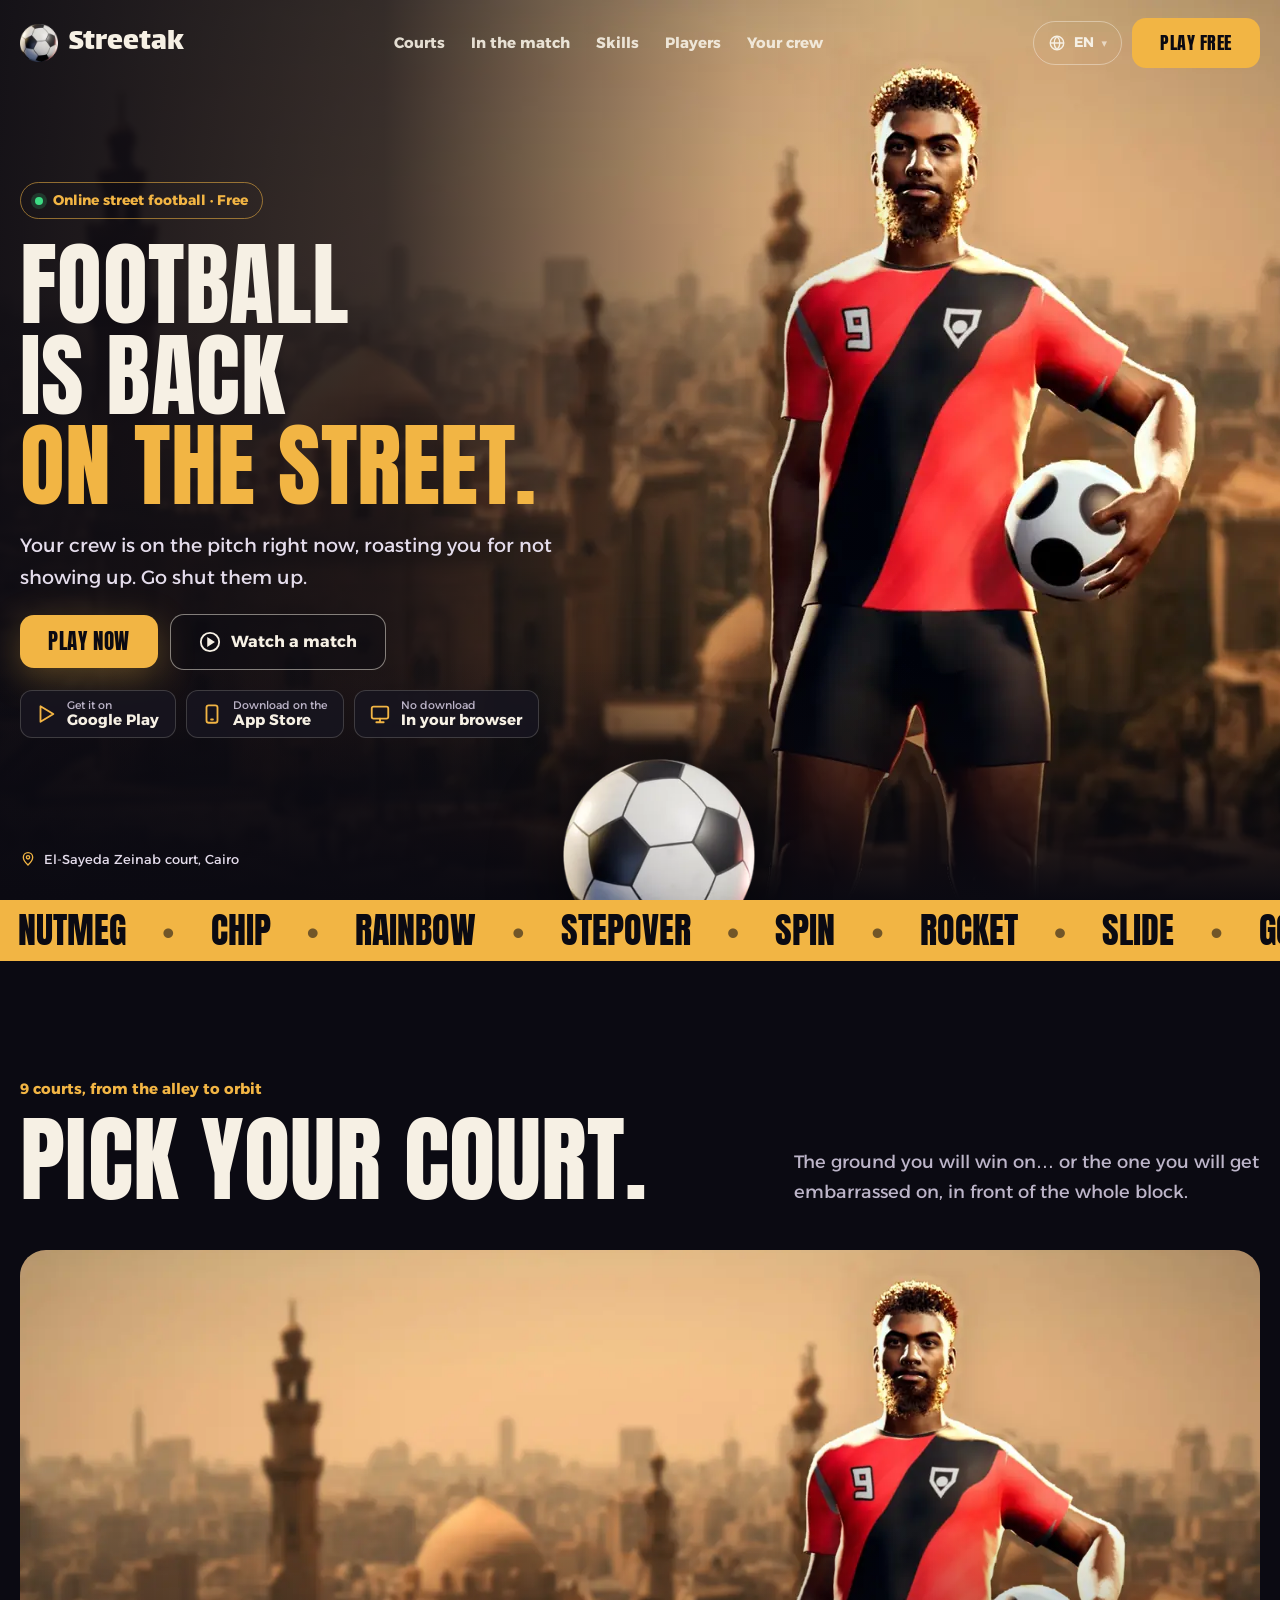
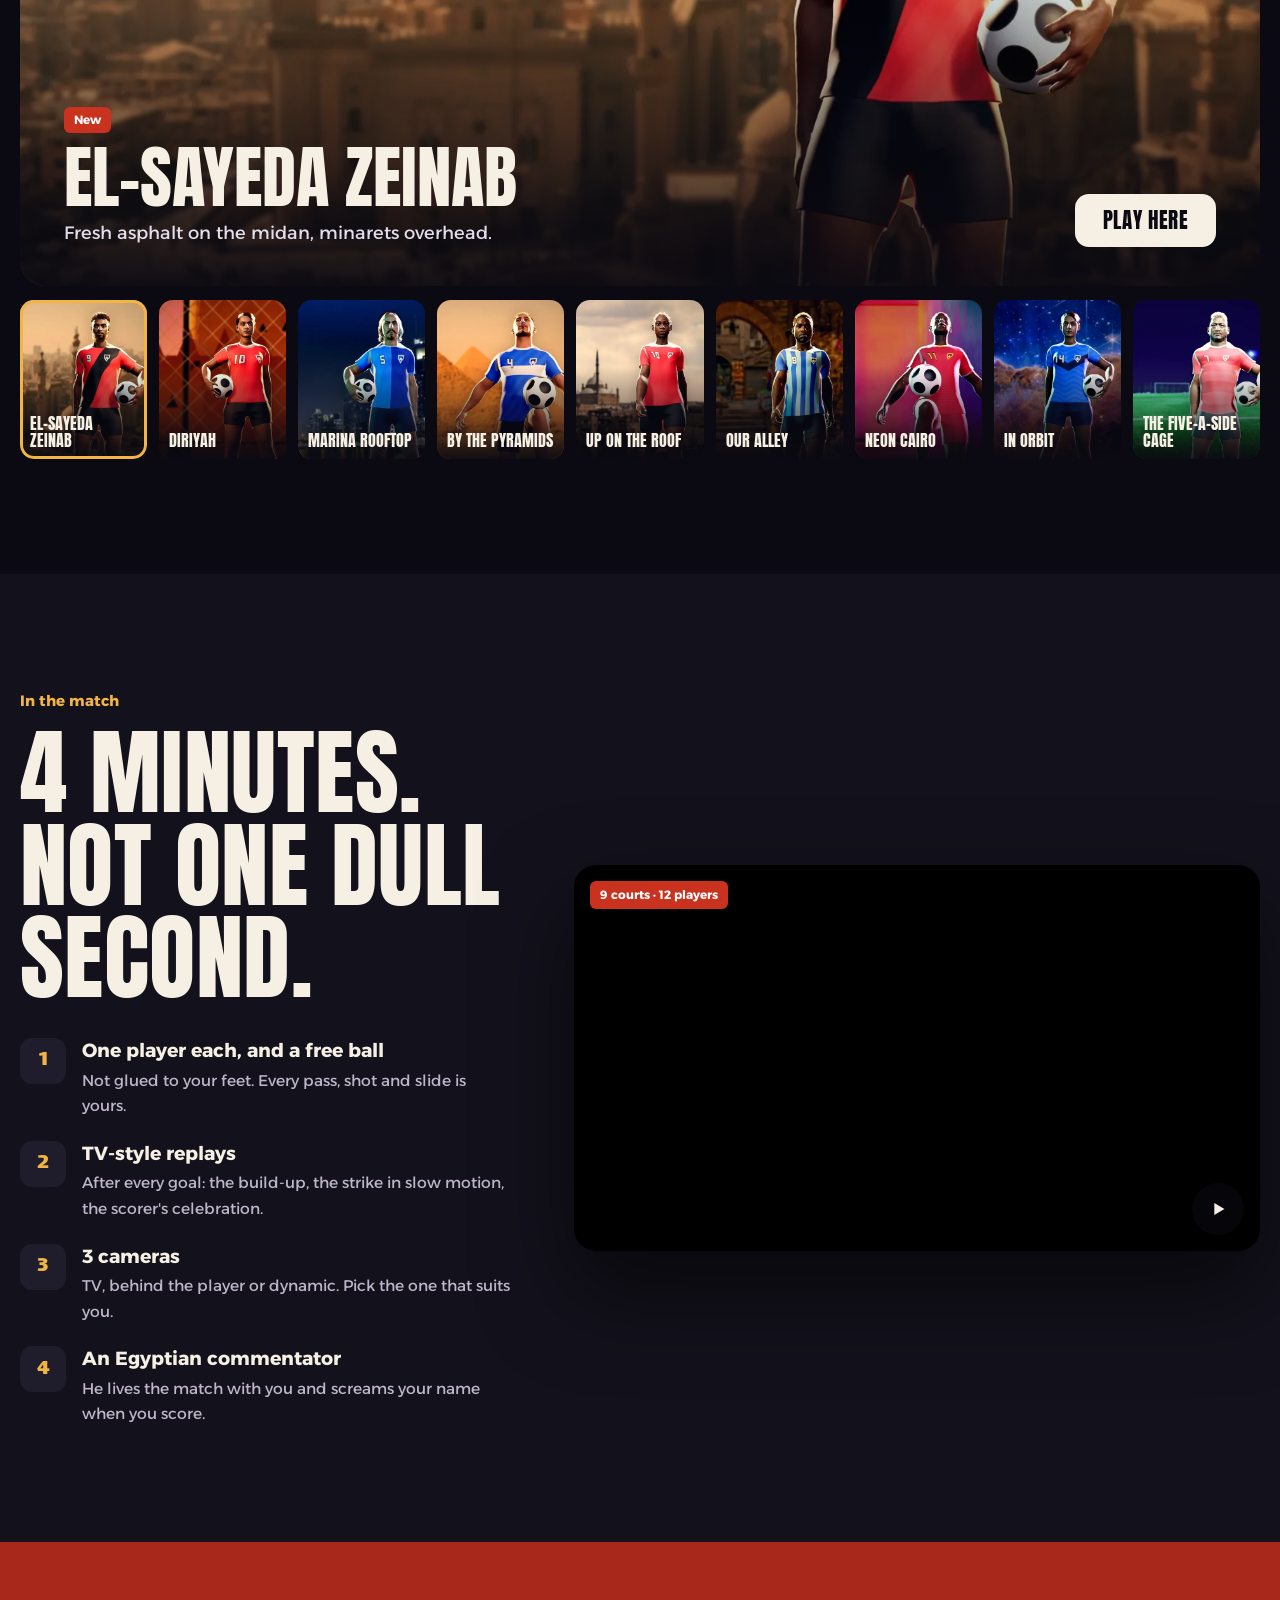
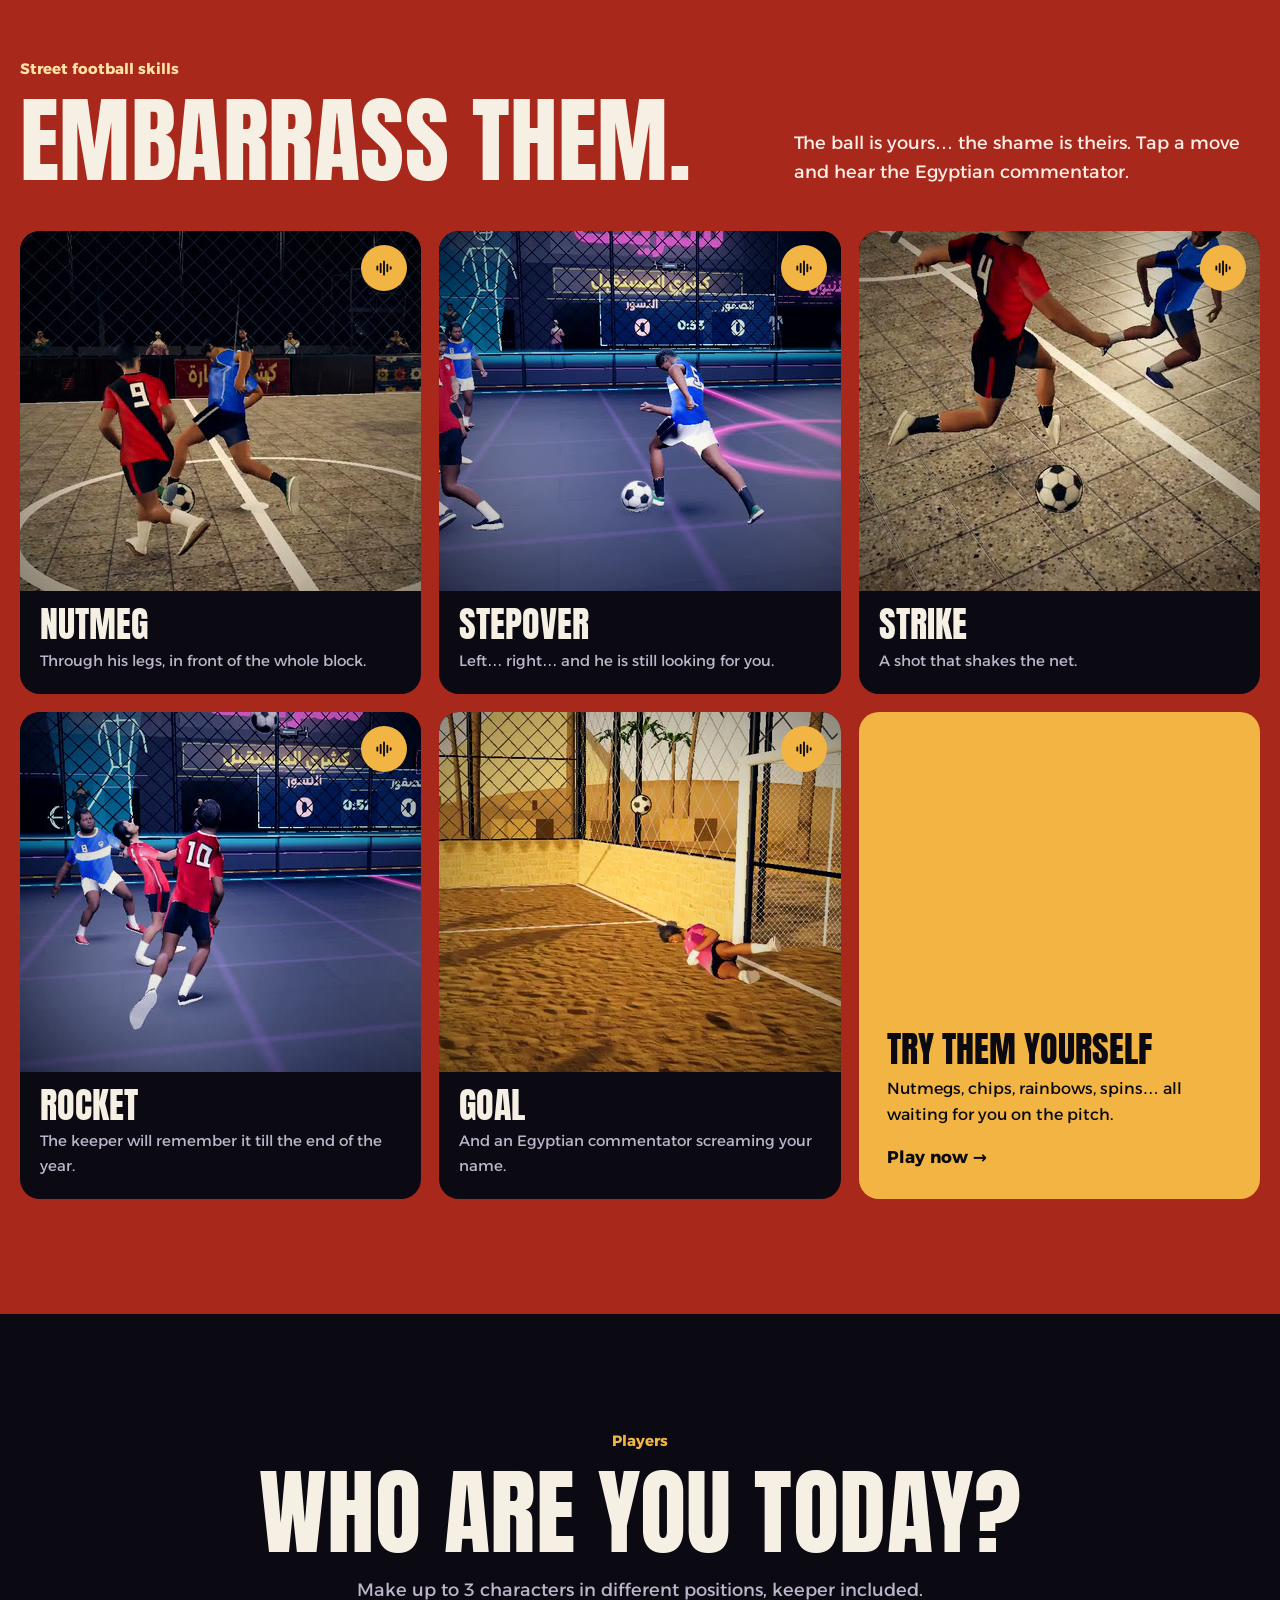
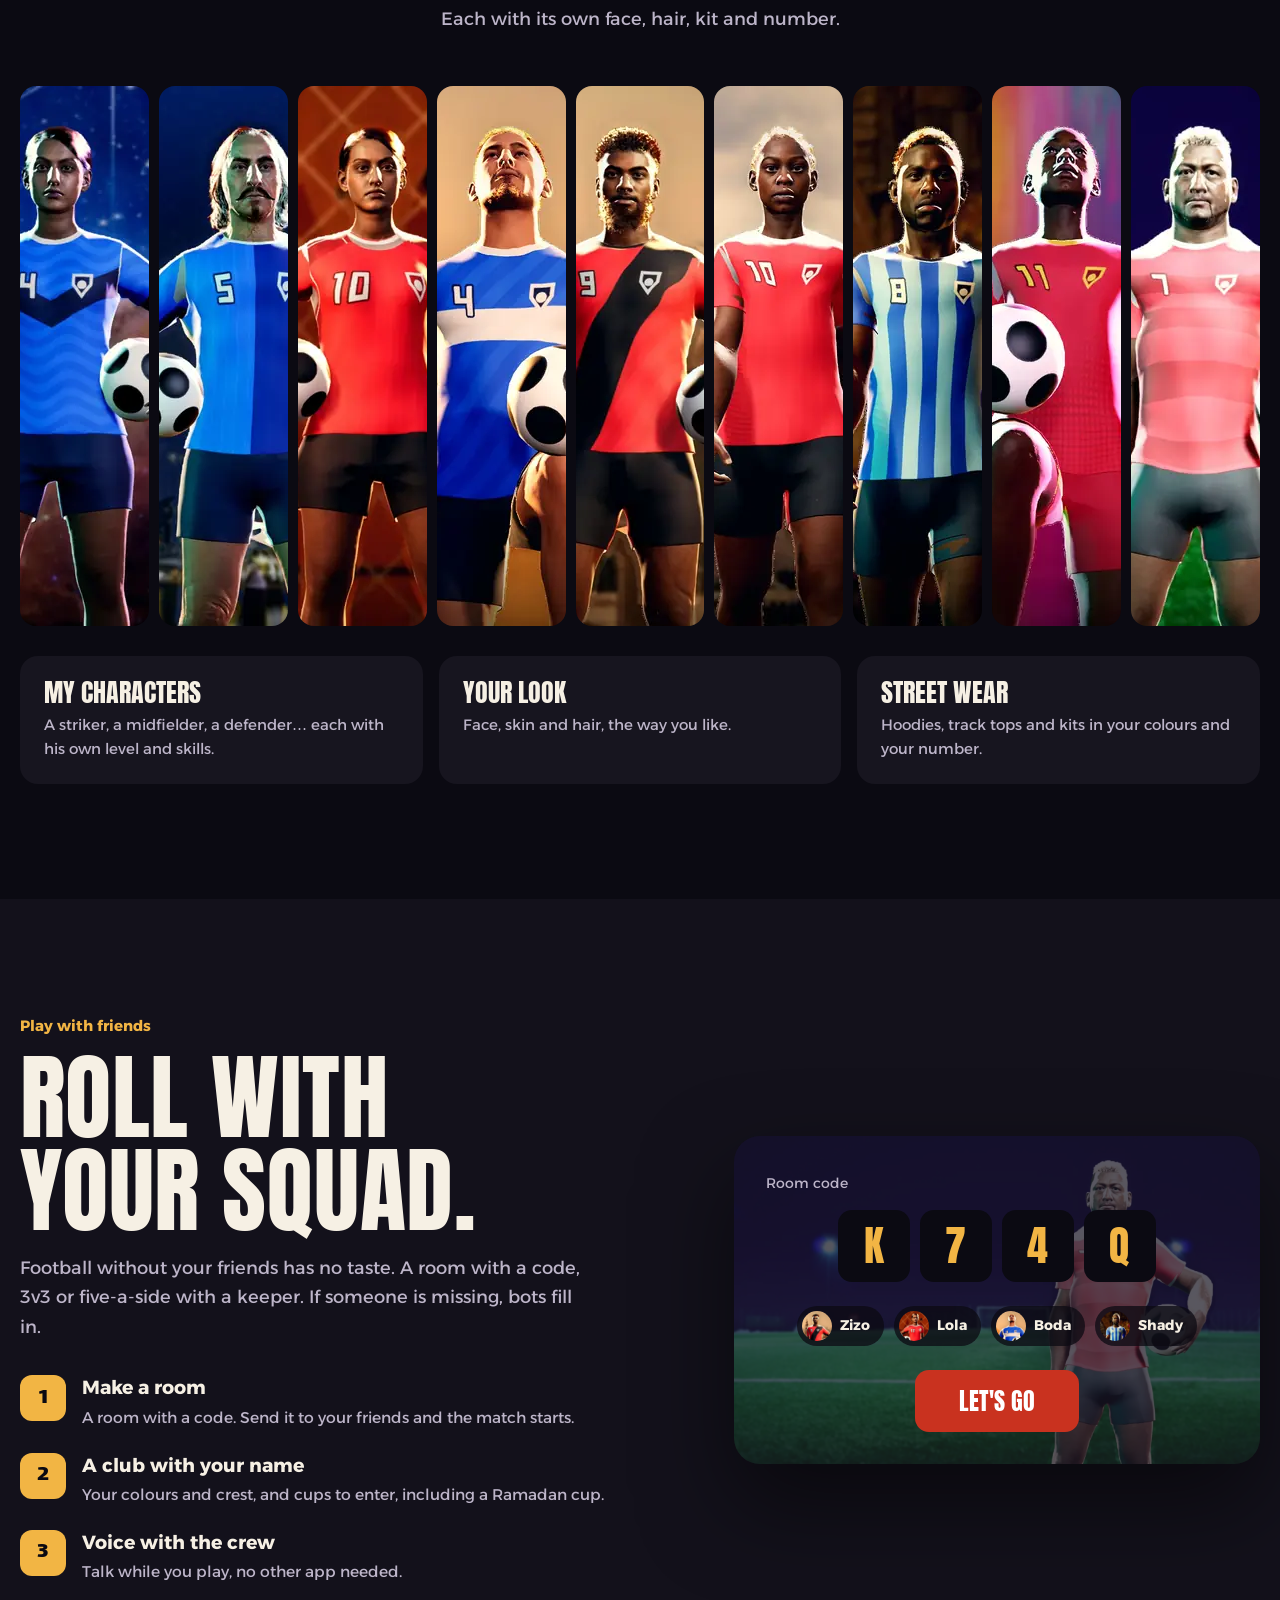
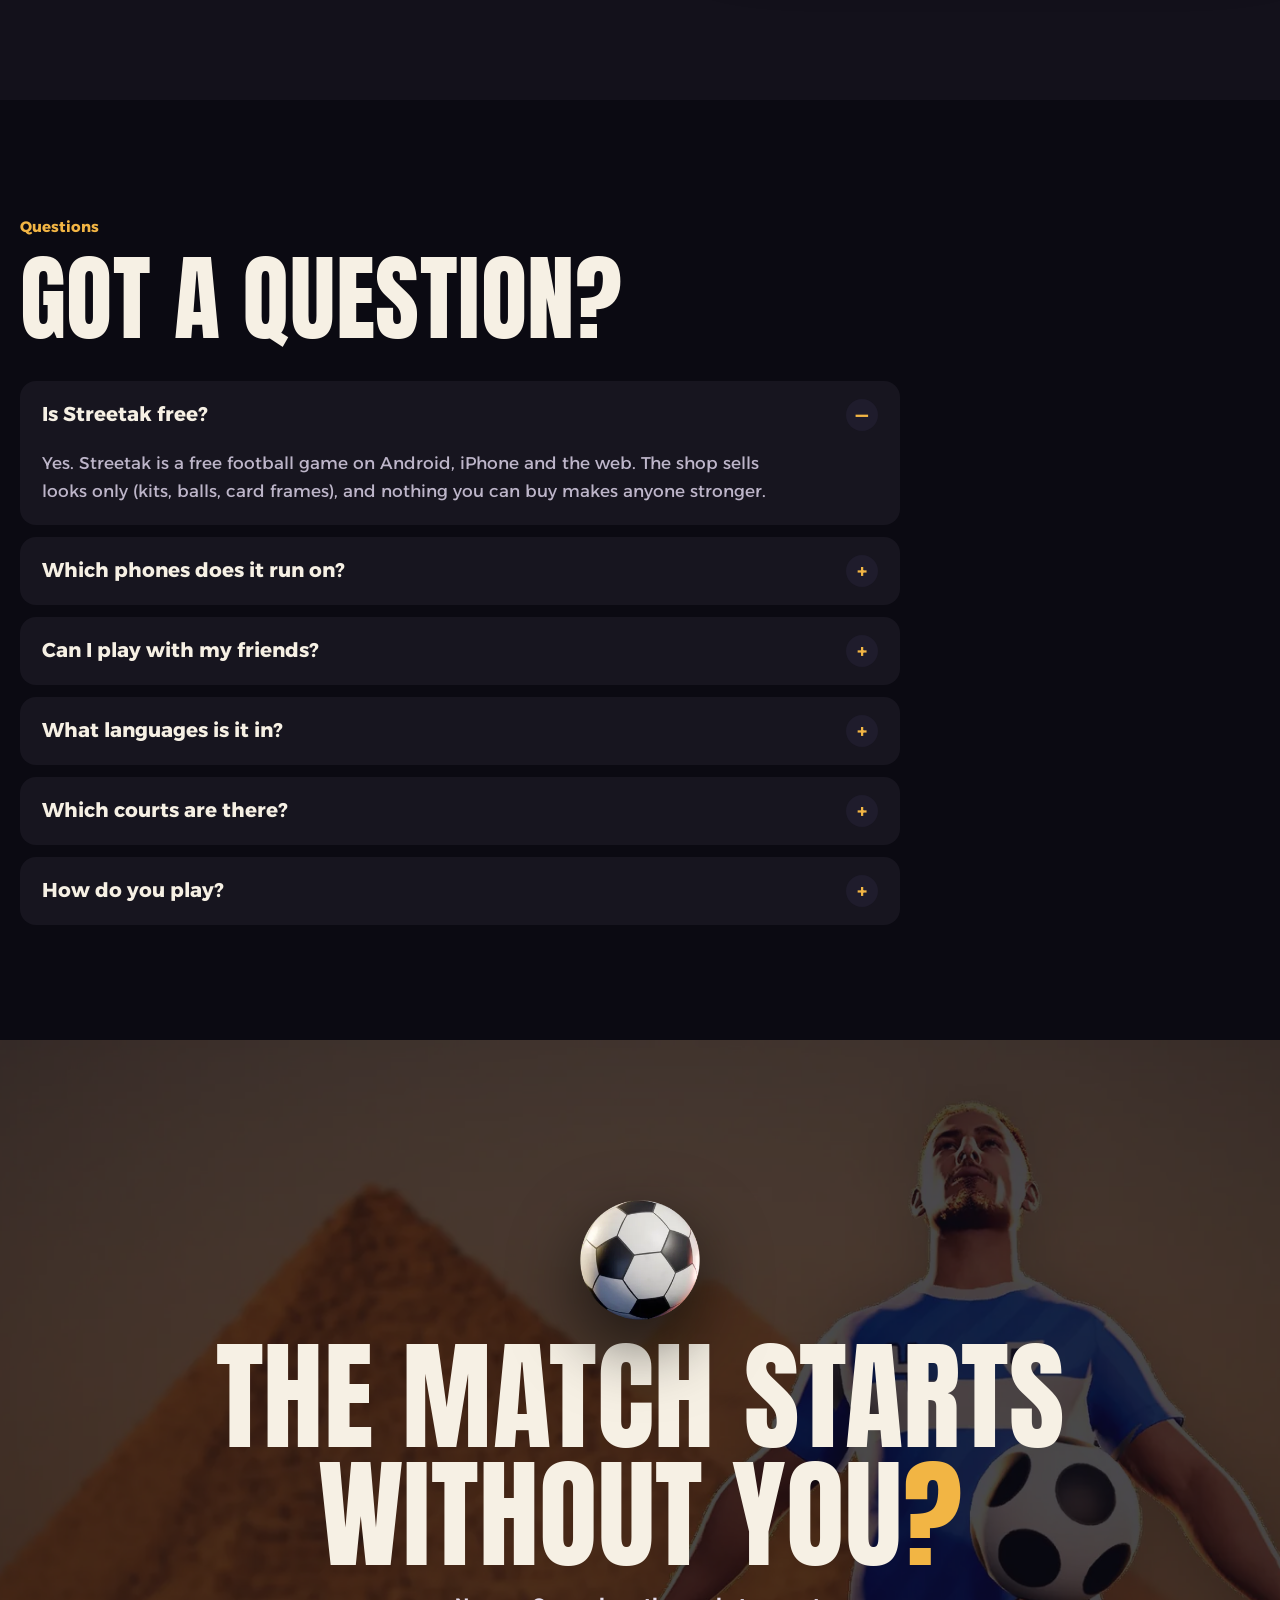
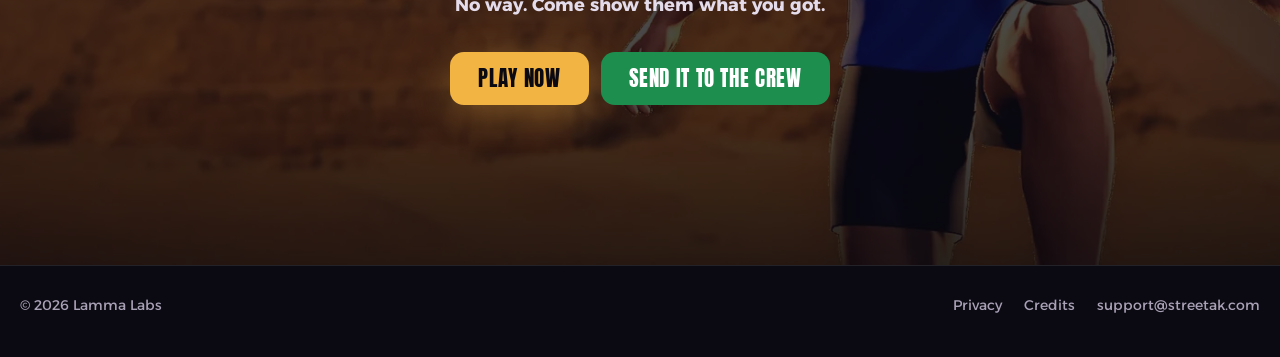
<file: index.html>
<!doctype html>
<!-- GENERATED by tools/build.js from tools/site/page.html and tools/i18n: do not edit by hand -->
<html lang="en" dir="ltr" data-lang="en">
<head>
<meta charset="utf-8">
<meta name="viewport" content="width=device-width, initial-scale=1, viewport-fit=cover">
<!-- seo:start (written by tools/build.js from its SEO table and the FAQ below: edit there, then run node tools/build.js) -->
<title>Streetak: Street Football | Free Online 3v3 &amp; 5v5 Soccer Game</title>
<meta name="description" content="Free online street football (soccer) game: 3v3 and 5v5 with friends by room code, street skills, 9 courts from Cairo to Diriyah and Dubai, and Egyptian commentary. On Android, iPhone and the web.">
<meta name="robots" content="index,follow,max-image-preview:large">
<link rel="canonical" href="https://streetak.com/">
<link rel="alternate" hreflang="en" href="https://streetak.com/">
<link rel="alternate" hreflang="ar" href="https://streetak.com/ar/">
<link rel="alternate" hreflang="pt-BR" href="https://streetak.com/pt-br/">
<link rel="alternate" hreflang="fr" href="https://streetak.com/fr/">
<link rel="alternate" hreflang="x-default" href="https://streetak.com/">
<meta property="og:type" content="website">
<meta property="og:site_name" content="Streetak">
<meta property="og:title" content="Streetak: Street Football | Football is back on the street">
<meta property="og:description" content="A free online street football game with your friends: 3v3 and 5v5, street skills and 9 courts. On Android, iPhone and the web.">
<meta property="og:url" content="https://streetak.com/">
<meta property="og:image" content="https://streetak.com/assets/img/og-en.jpg?v=20261105b">
<meta property="og:image:width" content="1200">
<meta property="og:image:height" content="630">
<meta property="og:image:alt" content="Streetak: Street Football, an online football game with friends">
<meta property="og:locale" content="en_US">
<meta property="og:locale:alternate" content="ar_EG">
<meta property="og:locale:alternate" content="pt_BR">
<meta property="og:locale:alternate" content="fr_FR">
<meta name="twitter:card" content="summary_large_image">
<meta name="twitter:title" content="Streetak: Street Football | Football is back on the street">
<meta name="twitter:description" content="A free online street football game with your friends: 3v3 and 5v5, street skills and 9 courts. On Android, iPhone and the web.">
<meta name="twitter:image" content="https://streetak.com/assets/img/og-en.jpg?v=20261105b">
<meta name="twitter:image:alt" content="Streetak: Street Football, an online football game with friends">
<script type="application/ld+json">
{
 "@context": "https://schema.org",
 "@graph": [
  {
   "@type": "Organization",
   "@id": "https://streetak.com/#org",
   "name": "Lamma Labs",
   "url": "https://streetak.com/",
   "email": "support@streetak.com",
   "logo": "https://streetak.com/icon-512.png"
  },
  {
   "@type": "WebSite",
   "@id": "https://streetak.com/#website",
   "url": "https://streetak.com/",
   "name": "Streetak",
   "alternateName": [
    "ستريتك",
    "Streetak: Street Football",
    "ستريتك: كورة الشارع"
   ],
   "inLanguage": [
    "en",
    "ar",
    "pt-BR",
    "fr"
   ],
   "publisher": {
    "@id": "https://streetak.com/#org"
   }
  },
  {
   "@type": "WebPage",
   "@id": "https://streetak.com/#webpage",
   "url": "https://streetak.com/",
   "name": "Streetak: Street Football | Free Online 3v3 & 5v5 Soccer Game",
   "description": "Free online street football (soccer) game: 3v3 and 5v5 with friends by room code, street skills, 9 courts from Cairo to Diriyah and Dubai, and Egyptian commentary. On Android, iPhone and the web.",
   "inLanguage": "en",
   "isPartOf": {
    "@id": "https://streetak.com/#website"
   },
   "about": {
    "@id": "https://streetak.com/#game"
   },
   "primaryImageOfPage": "https://streetak.com/assets/img/og-en.jpg?v=20261105b"
  },
  {
   "@type": "VideoGame",
   "@id": "https://streetak.com/#game",
   "name": "Streetak: Street Football",
   "alternateName": [
    "Streetak",
    "ستريتك",
    "Streetak: Street Football",
    "ستريتك: كورة الشارع"
   ],
   "url": "https://streetak.com/",
   "description": "A free online street football (soccer) game, 3v3 and 5v5: one player each and a free ball, street skills (nutmeg, rainbow, roulette, step-over, fake shot, slide tackle), 9 courts (El-Sayeda Zeinab, a Cairo rooftop, an alley, the pyramids, Neon Cairo, a five-a-side cage, orbit, Diriyah and a Dubai marina rooftop), TV-style replays, rooms with friends by code, clubs and cups, and Egyptian commentary. Nothing you can buy makes anyone stronger.",
   "image": "https://streetak.com/assets/img/og-en.jpg?v=20261105b",
   "screenshot": [
    "https://streetak.com/assets/img/k/sayeda-w.webp",
    "https://streetak.com/assets/img/k/riyadh-w.webp",
    "https://streetak.com/assets/img/k/dubai-w.webp",
    "https://streetak.com/assets/img/k/sand-w.webp",
    "https://streetak.com/assets/img/k/roof-w.webp",
    "https://streetak.com/assets/img/k/street-w.webp",
    "https://streetak.com/assets/img/k/neon-w.webp",
    "https://streetak.com/assets/img/k/space-w.webp",
    "https://streetak.com/assets/img/k/turf-w.webp"
   ],
   "trailer": {
    "@type": "VideoObject",
    "name": "Streetak: the street football courts and players",
    "description": "A tour of the nine Streetak courts and their players: El-Sayeda Zeinab, Diriyah, the Marina Rooftop, the pyramids, the rooftop, the alley, Neon Cairo, orbit and the five-a-side cage.",
    "thumbnailUrl": "https://streetak.com/assets/video/reel.jpg",
    "contentUrl": "https://streetak.com/assets/video/reel.mp4",
    "uploadDate": "2026-11-05T12:00:00+02:00",
    "duration": "PT18S",
    "inLanguage": "en"
   },
   "genre": [
    "Sports",
    "Football",
    "Soccer",
    "Street football",
    "Online multiplayer"
   ],
   "gamePlatform": [
    "Android",
    "iOS",
    "Web browser"
   ],
   "operatingSystem": "Android, iOS, Web",
   "applicationCategory": "GameApplication",
   "applicationSubCategory": "Sports",
   "playMode": "MultiPlayer",
   "inLanguage": [
    "en",
    "ar"
   ],
   "isAccessibleForFree": true,
   "offers": {
    "@type": "Offer",
    "price": "0",
    "priceCurrency": "USD",
    "availability": "https://schema.org/InStock",
    "url": "https://play.streetak.com/"
   },
   "publisher": {
    "@id": "https://streetak.com/#org"
   },
   "author": {
    "@id": "https://streetak.com/#org"
   },
   "sameAs": [
    "https://play.google.com/store/apps/details?id=com.streetak.football",
    "https://apps.apple.com/app/id6826257319",
    "https://play.streetak.com/"
   ]
  },
  {
   "@type": "FAQPage",
   "@id": "https://streetak.com/#faq",
   "inLanguage": "en",
   "mainEntity": [
    {
     "@type": "Question",
     "name": "Is Streetak free?",
     "acceptedAnswer": {
      "@type": "Answer",
      "text": "Yes. Streetak is a free football game on Android, iPhone and the web. The shop sells looks only (kits, balls, card frames), and nothing you can buy makes anyone stronger."
     }
    },
    {
     "@type": "Question",
     "name": "Which phones does it run on?",
     "acceptedAnswer": {
      "@type": "Answer",
      "text": "Android phones from Google Play and iPhones from the App Store. If you would rather not download anything, play in the browser at play.streetak.com on a phone or a computer."
     }
    },
    {
     "@type": "Question",
     "name": "Can I play with my friends?",
     "acceptedAnswer": {
      "@type": "Answer",
      "text": "Of course. Make a room, send the code to your friends and play online, 3v3 or 5v5 with a keeper. If someone is missing, bots fill in. You can also start a club with your name and enter cups, including a Ramadan cup."
     }
    },
    {
     "@type": "Question",
     "name": "What languages is it in?",
     "acceptedAnswer": {
      "@type": "Answer",
      "text": "English and Egyptian Arabic, with an Egyptian commentator who lives the match with you."
     }
    },
    {
     "@type": "Question",
     "name": "Which courts are there?",
     "acceptedAnswer": {
      "@type": "Answer",
      "text": "Nine: El-Sayeda Zeinab, up on the roof, our alley, by the pyramids, Neon Cairo, the five-a-side cage, in orbit, Diriyah in Saudi Arabia and the Marina Rooftop in the UAE. Every surface changes how the ball runs and how far you slide."
     }
    },
    {
     "@type": "Question",
     "name": "How do you play?",
     "acceptedAnswer": {
      "@type": "Answer",
      "text": "You control one player, and the ball is free, not glued to your feet. You have the street skills: nutmegs, rainbows, roulettes, step-overs, the fake shot and slide tackles. Matches last four minutes."
     }
    }
   ]
  }
 ]
}
</script>
<!-- seo:end -->
<meta name="theme-color" content="#0b0a12">
<meta name="color-scheme" content="dark">
<link rel="icon" href="favicon.svg" type="image/svg+xml">
<link rel="icon" href="favicon-32.png" sizes="32x32" type="image/png">
<link rel="apple-touch-icon" href="apple-touch-icon.png">
<link rel="manifest" href="site.webmanifest">
<link rel="preload" as="image" href="assets/img/k/sayeda-w.webp?v=20261105b" fetchpriority="high">
<link rel="preload" href="assets/fonts/lalezar-arabic-400-normal.woff2" as="font" type="font/woff2" crossorigin>
<link rel="preload" href="assets/fonts/alexandria-arabic-400-normal.woff2" as="font" type="font/woff2" crossorigin>
<style>
@font-face{font-family:Lalezar;font-display:swap;src:url(assets/fonts/lalezar-arabic-400-normal.woff2) format("woff2");unicode-range:U+0600-06FF,U+0750-077F,U+FB50-FDFF,U+FE70-FEFC}
@font-face{font-family:Lalezar;font-display:swap;src:url(assets/fonts/lalezar-latin-400-normal.woff2) format("woff2");unicode-range:U+0000-00FF}
@font-face{font-family:Alexandria;font-weight:400;font-display:swap;src:url(assets/fonts/alexandria-arabic-400-normal.woff2) format("woff2");unicode-range:U+0600-06FF,U+0750-077F,U+FB50-FDFF,U+FE70-FEFC}
@font-face{font-family:Alexandria;font-weight:700;font-display:swap;src:url(assets/fonts/alexandria-arabic-700-normal.woff2) format("woff2");unicode-range:U+0600-06FF,U+0750-077F,U+FB50-FDFF,U+FE70-FEFC}
@font-face{font-family:Alexandria;font-weight:400;font-display:swap;src:url(assets/fonts/alexandria-latin-400-normal.woff2) format("woff2");unicode-range:U+0000-00FF}
@font-face{font-family:Alexandria;font-weight:700;font-display:swap;src:url(assets/fonts/alexandria-latin-700-normal.woff2) format("woff2");unicode-range:U+0000-00FF}
@font-face{font-family:Anton;font-display:swap;src:url(assets/fonts/anton-latin-400-normal.woff2) format("woff2");unicode-range:U+0000-00FF}

/* «Floodlight» (5 Nov 2026): a street match at night. The Unreal key art of the nine courts, a Blender ball,
   ink ground, sun-gold for the actions, team red for the skills band. Lalezar for the Arabic titles, Anton for the English. */
:root{--ink:#0b0a12;--ink2:#13111b;--card:#17151f;--card2:#1f1c2c;--paper:#f6f0e4;--soft:#e4dceb;--mute:#bdb5c9;
  --gold:#f2b544;--red:#c9321f;--band:#a8281c;--wa:#1e8e4e;
  --disp:"Lalezar",Impact,sans-serif;--body:"Alexandria",system-ui,sans-serif}
html:not([lang=ar]){--disp:"Anton","Lalezar",Impact,sans-serif}
*{box-sizing:border-box}
html{scroll-behavior:smooth;-webkit-text-size-adjust:100%}
body{margin:0;background:var(--ink);color:var(--paper);font-family:var(--body);font-size:17px;line-height:1.65;overflow-x:hidden}
img,video{display:block;max-width:100%}
a{color:inherit;text-decoration:none}
button{font:inherit;color:inherit}
:focus-visible{outline:3px solid var(--gold);outline-offset:3px}
.skip{position:absolute;inset-inline-start:12px;top:-60px;z-index:99;background:var(--gold);color:var(--ink);padding:10px 16px;border-radius:10px;font-weight:700}
.skip:focus{top:12px}
.wrap{width:100%;max-width:1280px;margin-inline:auto;padding-left:max(20px,env(safe-area-inset-left,0px));padding-right:max(20px,env(safe-area-inset-right,0px))}
.disp{font-family:var(--disp);font-weight:400;line-height:.92;margin:0;text-wrap:balance}
html:not([lang=ar]) .disp{text-transform:uppercase;line-height:.98;letter-spacing:.005em}
.kick{margin:0 0 12px;font-weight:700;font-size:15px;color:var(--gold)}
.lead{font-size:clamp(16px,1.4vw,19px);color:var(--mute);margin:16px 0 0;max-width:32em}
.sec{padding-block:clamp(72px,9vw,120px)}
.head{display:flex;justify-content:space-between;align-items:flex-end;gap:16px 40px;flex-wrap:wrap}
.head .lead{margin:0;max-width:26em}
h2.disp{font-size:clamp(54px,7.4vw,104px)}

/* buttons */
.btn{display:inline-flex;align-items:center;justify-content:center;gap:10px;min-height:48px;font-family:var(--disp);font-size:24px;line-height:1;padding:17px 30px 14px;border-radius:14px;border:0;cursor:pointer;white-space:nowrap;transition:transform .15s,box-shadow .15s,background .15s}
html:not([lang=ar]) .btn{text-transform:uppercase;letter-spacing:.03em;font-size:21px;padding:16px 28px}
.btn:hover{transform:translateY(-2px)}
.btn:active{transform:translateY(1px)}
.b-gold{background:var(--gold);color:var(--ink);box-shadow:0 10px 36px rgba(242,181,68,.32)}
.b-gold:hover{background:#ffc75e}
.b-ghost{font-family:var(--body);font-weight:700;font-size:16px;color:var(--paper);background:rgba(11,10,18,.4);border:1.5px solid rgba(246,240,228,.5);padding:14px 22px}
html:not([lang=ar]) .b-ghost{text-transform:none;font-size:16px;letter-spacing:0}
.b-ghost svg{width:22px;height:22px}
.b-wa{background:var(--wa);color:#fff}

/* nav */
.nav{position:absolute;top:0;right:0;left:0;z-index:20}
.nav .wrap{display:flex;align-items:center;justify-content:space-between;gap:16px;padding-block:18px}
.brand{display:flex;align-items:center;gap:10px;font-family:"Lalezar",var(--disp);font-size:32px;line-height:1}
.brand img{width:38px;height:38px}
.menu{display:flex;gap:26px;font-weight:700;font-size:15px}
.menu a{opacity:.9}.menu a:hover{opacity:1;color:var(--gold)}
.navr{display:flex;align-items:center;gap:10px}
.langs{position:relative}
.langs summary{list-style:none;display:inline-flex;align-items:center;gap:8px;min-height:44px;font-weight:700;font-size:14px;border:1.5px solid rgba(246,240,228,.45);border-radius:999px;padding:0 14px;cursor:pointer;user-select:none}
.langs summary::-webkit-details-marker{display:none}
.langs summary:hover,.langs[open] summary{border-color:var(--paper)}
.langs summary svg{width:18px;height:18px;fill:none;stroke:currentColor;stroke-width:1.8}
.langs summary i{font-style:normal;opacity:.7;font-size:11px}
.langs ul{position:absolute;top:calc(100% + 8px);inset-inline-end:0;z-index:30;margin:0;padding:6px;list-style:none;min-width:240px;background:var(--card);border:1px solid rgba(246,240,228,.14);border-radius:14px;box-shadow:0 20px 50px rgba(0,0,0,.5)}
.langs li a{white-space:nowrap;display:flex;align-items:center;justify-content:space-between;gap:12px;min-height:44px;padding:0 14px;border-radius:10px;font-weight:700;font-size:15px}
.langs li a:hover{background:var(--card2)}
.langs li a[aria-current]{color:var(--gold)}
.langs li a small{font-size:12px;color:var(--mute);font-weight:400}
.nav .btn{font-size:20px;padding:12px 20px 10px;min-height:44px;box-shadow:none}
html:not([lang=ar]) .nav .btn{font-size:18px}

/* hero: the El-Sayeda Zeinab clip, the words on the side away from the player */
.hero{position:relative;min-height:min(900px,100svh);display:flex;align-items:center;overflow:hidden;isolation:isolate}
.hero-bg,.hero-bg img,.hero-bg video{position:absolute;inset:0;width:100%;height:100%;object-fit:cover;object-position:72% 30%}
.hero-bg{z-index:-1}
.hero::before{content:"";position:absolute;inset:0;z-index:0;background:linear-gradient(90deg,rgba(11,10,18,.95) 0%,rgba(11,10,18,.8) 30%,rgba(11,10,18,.18) 58%,rgba(11,10,18,0) 72%)}
.hero::after{content:"";position:absolute;inset:auto 0 0;height:240px;z-index:0;background:linear-gradient(0deg,var(--ink),rgba(11,10,18,0))}
.hero .wrap{position:relative;z-index:2;display:flex;padding-block:140px 120px}
.copy{margin-right:auto;margin-left:0;max-width:600px;display:flex;flex-direction:column;gap:20px}
.pill{align-self:flex-start;display:inline-flex;align-items:center;gap:10px;font-weight:700;font-size:14px;color:var(--gold);border:1.5px solid rgba(242,181,68,.55);border-radius:999px;padding:6px 14px;margin:0}
.pill i{width:8px;height:8px;border-radius:50%;background:#3ddc84;box-shadow:0 0 0 4px rgba(61,220,132,.18)}
h1.disp{font-size:clamp(70px,9.4vw,136px)}
html:not([lang=ar]) h1.disp{font-size:clamp(56px,7.2vw,104px)}
h1 .l{display:block}
h1 .g{color:var(--gold)}
.sub{margin:0;font-size:clamp(17px,1.5vw,20px);color:var(--soft);max-width:30em}
.ctas{display:flex;flex-wrap:wrap;gap:12px;align-items:center}
.stores{display:flex;flex-wrap:wrap;gap:10px}
.store{display:inline-flex;align-items:center;gap:10px;min-height:48px;background:rgba(23,21,31,.88);border:1px solid rgba(246,240,228,.18);border-radius:12px;padding:6px 16px 6px 14px;transition:border-color .15s}
.store:hover{border-color:var(--gold)}
.store svg{width:22px;height:22px;flex:none;fill:none;stroke:var(--gold);stroke-width:2;stroke-linecap:round;stroke-linejoin:round}
.store span{display:flex;flex-direction:column;line-height:1.15;text-align:start}
.store small{font-size:11px;color:var(--mute)}
.store b{font-size:15px}
.where{position:absolute;z-index:2;bottom:30px;inset-inline-start:max(20px,calc((100vw - 1280px)/2 + 20px));margin:0;display:flex;align-items:center;gap:8px;font-size:13px;color:var(--soft)}
.where svg{width:16px;height:16px;fill:none;stroke:var(--gold);stroke-width:2}
/* the Blender ball: it spins as the page scrolls (a 24-frame strip) */
.spin{display:block;position:absolute;z-index:3;width:clamp(120px,15vw,210px);aspect-ratio:1;background:url(assets/img/ball-spin.webp?v=20261105b) 0 0/2400% 100% no-repeat;filter:drop-shadow(0 26px 34px rgba(0,0,0,.6));pointer-events:none}
.hero .spin{bottom:clamp(-60px,-4vw,-30px);left:44%}

/* ticker */
.ticker{background:var(--gold);color:var(--ink);overflow:hidden;white-space:nowrap}
.ticker .row{display:inline-flex;animation:mq 40s linear infinite;padding-block:11px}
.ticker span{font-family:var(--disp);font-size:clamp(24px,2.8vw,36px);line-height:1.1;padding-inline:18px}
html:not([lang=ar]) .ticker span{text-transform:uppercase}
.ticker span:nth-child(even){opacity:.55}
@keyframes mq{to{transform:translateX(50%)}}
html[dir=ltr] .ticker .row{animation-name:mqr}
@keyframes mqr{to{transform:translateX(-50%)}}

/* courts: the court's own clip and its player, nine tabs */
.stage{position:relative;margin-top:44px;border-radius:26px;overflow:hidden;aspect-ratio:16/8.2;background:var(--card)}
.stage video,.stage img{position:absolute;inset:0;width:100%;height:100%;object-fit:cover;object-position:60% 35%}
.stage::after{content:"";position:absolute;inset:0;background:linear-gradient(0deg,rgba(11,10,18,.92) 0%,rgba(11,10,18,.3) 36%,rgba(11,10,18,0) 58%);pointer-events:none}
.stage .cap{position:absolute;z-index:2;inset:auto 0 0;padding:clamp(20px,3vw,40px) clamp(20px,3.4vw,44px);display:flex;justify-content:space-between;align-items:flex-end;gap:18px;flex-wrap:wrap}
.new{display:inline-block;font-weight:700;font-size:12px;background:var(--red);color:#fff;border-radius:6px;padding:3px 10px;margin-bottom:10px}
.new[hidden]{display:none}
.stage h3{margin:0;font-family:var(--disp);font-weight:400;font-size:clamp(40px,5.4vw,74px);line-height:1}
html:not([lang=ar]) .stage h3{text-transform:uppercase}
.stage p{margin:6px 0 0;font-size:clamp(15px,1.4vw,18px);color:var(--soft)}
.stage .btn{background:var(--paper);color:var(--ink);font-size:21px;padding:14px 24px 12px}
.tabs{display:grid;grid-template-columns:repeat(9,minmax(0,1fr));gap:12px;margin-top:14px}
.tab{position:relative;padding:0;border:0;border-radius:14px;overflow:hidden;background:var(--card);cursor:pointer;aspect-ratio:4/5;text-align:start}
.tab img{position:absolute;inset:0;width:100%;height:100%;object-fit:cover;transition:transform .45s}
.tab:hover img{transform:scale(1.07)}
.tab::before{content:"";position:absolute;inset:0;z-index:1;background:linear-gradient(0deg,rgba(11,10,18,.92),rgba(11,10,18,0) 58%)}
.tab::after{content:"";position:absolute;inset:0;z-index:2;border:3px solid transparent;border-radius:14px;transition:border-color .2s}
.tab[aria-selected=true]::after{border-color:var(--gold)}
.tab b{position:absolute;z-index:3;inset:auto 10px 10px;font-family:var(--disp);font-weight:400;font-size:19px;line-height:1.05}
html:not([lang=ar]) .tab b{text-transform:uppercase;font-size:16px}
.tab span{display:none}

/* in the match */
.match{background:var(--ink2)}
.mgrid{display:grid;grid-template-columns:minmax(0,5fr) minmax(0,7fr);gap:clamp(32px,5vw,64px);align-items:center}
.feats{display:grid;gap:22px;margin-top:34px}
.feat{display:flex;gap:16px;align-items:flex-start}
.feat em{flex:none;width:46px;height:46px;border-radius:12px;background:var(--card2);color:var(--gold);display:grid;place-items:center;font-style:normal;font-family:"Lalezar",var(--disp);font-size:24px}
.feat h3{margin:0;font-size:19px;font-weight:700;line-height:1.4}
.feat p{margin:3px 0 0;font-size:15.5px;color:var(--mute)}
.reel{position:relative;border-radius:22px;overflow:hidden;aspect-ratio:16/9;background:#000;box-shadow:0 40px 90px rgba(0,0,0,.55)}
.reel video{position:absolute;inset:0;width:100%;height:100%;object-fit:cover}
.reel button{position:absolute;inset-inline-end:16px;bottom:16px;width:52px;height:52px;border-radius:50%;border:0;background:rgba(11,10,18,.6);display:grid;place-items:center;cursor:pointer}
.reel button svg{width:22px;height:22px;fill:var(--paper)}
.reel .tag{position:absolute;top:16px;inset-inline-start:16px;font-size:12px;font-weight:700;background:var(--red);color:#fff;border-radius:6px;padding:4px 10px}

/* skills */
.skills{background:var(--band)}
.skills .kick{color:#ffe2a6}
.skills .lead{color:#ffede6}
.moves{display:grid;grid-template-columns:repeat(3,minmax(0,1fr));gap:18px;margin-top:44px}
.move{position:relative;display:flex;flex-direction:column;text-align:start;padding:0;border:0;border-radius:20px;overflow:hidden;background:var(--ink);cursor:pointer;transition:transform .2s}
.move:hover{transform:translateY(-4px)}
.move .th{display:block;width:100%;aspect-ratio:16/8.5;object-fit:cover}
.move .pl{position:absolute;top:14px;inset-inline-end:14px;width:46px;height:46px;border-radius:50%;background:var(--gold);display:grid;place-items:center}
.move .pl svg{width:20px;height:20px;fill:none;stroke:var(--ink);stroke-width:2.2;stroke-linecap:round}
.move.on .pl{animation:pulse .7s infinite}
@keyframes pulse{50%{transform:scale(1.15)}}
.move .tx{display:block;padding:16px 20px 20px}
.move b{display:block;font-family:var(--disp);font-weight:400;font-size:clamp(34px,3.4vw,44px);line-height:1}
html:not([lang=ar]) .move b{text-transform:uppercase;font-size:clamp(28px,2.8vw,36px)}
.move .tx span{display:block;margin-top:6px;font-size:15px;color:var(--mute)}
.mcta{background:var(--gold);color:var(--ink);justify-content:flex-end;padding:28px;min-height:260px}
.mcta b{font-size:clamp(40px,4vw,52px)}
.mcta span{display:block;margin-top:8px;font-size:16px}
.mcta i{margin-top:14px;font-style:normal;font-weight:700}

/* players */
.center{text-align:center}
.center .lead{margin-inline:auto}
.roster{display:grid;grid-template-columns:repeat(9,minmax(0,1fr));gap:10px;margin-top:52px}
.roster img{width:100%;aspect-ratio:280/540;object-fit:cover;border-radius:16px;background:var(--card);transition:transform .3s}
.roster img:hover{transform:translateY(-10px)}
.three{display:grid;grid-template-columns:repeat(3,minmax(0,1fr));gap:16px;margin-top:30px}
.three div{background:var(--card);border-radius:18px;padding:22px 24px}
.three b{display:block;font-family:var(--disp);font-weight:400;font-size:30px;line-height:1.1}
html:not([lang=ar]) .three b{text-transform:uppercase;font-size:26px}
.three span{display:block;margin-top:6px;font-size:15px;color:var(--mute)}

/* squad */
.squad{background:var(--ink2)}
.sgrid{display:grid;grid-template-columns:minmax(0,1.1fr) minmax(0,.9fr);gap:clamp(32px,6vw,70px);align-items:center}
.feat em.g{background:var(--gold);color:var(--ink)}
.room{position:relative;border-radius:26px;overflow:hidden;background:#1a1726;padding:32px;box-shadow:0 40px 90px rgba(0,0,0,.5)}
.room>img{position:absolute;inset:0;width:100%;height:100%;object-fit:cover;opacity:.28}
.room>div{position:relative}
.room small{font-size:14px;color:var(--mute)}
.code{display:flex;gap:10px;justify-content:center;margin:14px 0 24px;direction:ltr}
.code b{width:clamp(54px,6vw,72px);aspect-ratio:1;border-radius:14px;background:var(--ink);color:var(--gold);display:grid;place-items:center;font-family:Anton,Impact,sans-serif;font-weight:400;font-size:clamp(30px,3.4vw,42px)}
.who{display:flex;gap:10px;flex-wrap:wrap;justify-content:center}
.who span{display:flex;align-items:center;gap:8px;background:rgba(11,10,18,.75);border-radius:999px;padding:5px 14px 5px 5px;font-size:14px;font-weight:700}
html[dir=rtl] .who span{padding:5px 5px 5px 14px}
.who img{width:30px;height:30px;border-radius:50%;object-fit:cover;object-position:50% 6%}
.room .go{display:flex;justify-content:center;margin-top:24px}
.room .go span{font-family:var(--disp);font-size:28px;background:var(--red);color:#fff;border-radius:14px;padding:12px 44px 10px}
html:not([lang=ar]) .room .go span{text-transform:uppercase;font-size:24px}

/* faq: the same answers are the FAQPage JSON-LD in the head (tools/build.js) */
.qas{display:grid;gap:12px;margin-top:36px;max-width:880px}
.qa{background:var(--card);border-radius:16px}
.qa summary{list-style:none;cursor:pointer;display:flex;align-items:center;justify-content:space-between;gap:16px;padding:18px 22px;font-weight:700;font-size:clamp(17px,1.8vw,20px);line-height:1.45}
.qa summary::-webkit-details-marker{display:none}
.qa summary::after{content:"+";flex:none;width:32px;height:32px;border-radius:50%;background:var(--card2);color:var(--gold);display:grid;place-items:center;font-size:20px;line-height:1}
.qa[open] summary::after{content:"\2212"}
.qa p{margin:0;padding:0 22px 20px;color:var(--mute);max-width:46em}
.qa a{color:var(--gold);text-decoration:underline;text-underline-offset:3px}

/* final */
.final{position:relative;overflow:hidden;text-align:center;padding-block:clamp(110px,13vw,160px);isolation:isolate}
.final>img{position:absolute;inset:0;z-index:-2;width:100%;height:100%;object-fit:cover;object-position:50% 40%}
.final::before{content:"";position:absolute;inset:0;z-index:-1;background:rgba(11,10,18,.74)}
.final .spin{position:relative;margin:0 auto 18px;width:120px}
.final h2.disp{font-size:clamp(60px,9.4vw,132px)}
.final h2 .g{color:var(--gold)}
.final .lead{margin-inline:auto;color:var(--soft);font-weight:700}
.final .ctas{justify-content:center;margin-top:32px}
footer{border-top:1px solid rgba(246,240,228,.1);color:#a9a1b6;font-size:14px;padding-block:28px 40px}
footer .wrap{display:flex;flex-wrap:wrap;gap:12px 28px;justify-content:space-between;align-items:center}
footer nav{display:flex;gap:22px;flex-wrap:wrap}
footer a:hover{color:var(--paper)}

@media (max-width:1100px){
  .menu{display:none}
  .tabs{display:flex;overflow-x:auto;scroll-snap-type:x mandatory;padding-bottom:6px}
  .tab{flex:0 0 132px;scroll-snap-align:start}
  .roster{display:flex;overflow-x:auto;scroll-snap-type:x mandatory;padding-bottom:6px}
  .roster img{flex:0 0 150px;width:150px;scroll-snap-align:start}
}
@media (max-width:900px){
  .mgrid,.sgrid{grid-template-columns:1fr}
  .moves{grid-template-columns:1fr 1fr}
  .three{grid-template-columns:1fr}
  .stage{aspect-ratio:4/3.4}
}
@media (max-width:640px){
  body{font-size:16px}
  .brand{font-size:27px}.brand img{width:32px;height:32px}
  .nav .btn{font-size:18px;padding:11px 16px 9px;max-width:40vw;overflow:hidden;text-overflow:ellipsis}
  .langs summary{padding:0 10px}
  .hero{min-height:0;align-items:flex-end}
  .hero-bg{top:58px;bottom:auto;height:min(112vw,500px)}
  .hero-bg img,.hero-bg video{object-position:76% 22%}
  .hero::before{inset:58px 0 auto;height:min(112vw,500px);background:linear-gradient(0deg,var(--ink) 0%,rgba(11,10,18,.55) 30%,rgba(11,10,18,0) 55%)}
  .hero::after{display:none}
  .hero .wrap{padding-block:min(96vw,450px) 64px}
  .copy{gap:16px}
  .ctas .btn{flex:1 1 100%}
  .stores{display:grid;grid-template-columns:1fr 1fr}
  .stores .store:last-child{grid-column:1/-1}
  .hero .spin{bottom:auto;top:min(56vw,250px);left:4%;width:110px}
  .where{display:none}
  .stage{aspect-ratio:auto}
  .stage video,.stage img{inset:0 0 auto;height:auto;aspect-ratio:16/10.5;object-position:62% 30%}
  .stage::after{inset:0 0 auto;aspect-ratio:16/10.5;background:linear-gradient(0deg,var(--card) 0%,rgba(23,21,31,0) 40%)}
  .stage .cap{position:relative;padding:calc((100vw - 40px)*.656 - 34px) 18px 18px}
  .moves{grid-template-columns:1fr;gap:14px}
  .mcta{min-height:0}
  .room{padding:24px 18px}
}
@media (prefers-reduced-motion:reduce){*{animation:none!important;transition:none!important}html{scroll-behavior:auto}}
</style>
</head>
<body>
<a class="skip" href="#courts" data-t="skip">Skip to the courts</a>

<header class="nav">
  <div class="wrap">
    <a class="brand" href="#top"><img src="assets/img/ball-96.webp?v=20261105b" alt="" width="38" height="38"><span data-t="brand">Streetak</span></a>
    <nav class="menu" aria-label="Page" data-tl="aNav">
      <a href="#courts" data-t="mn1">Courts</a>
      <a href="#match" data-t="mn2">In the match</a>
      <a href="#skills" data-t="mn3">Skills</a>
      <a href="#players" data-t="mn4">Players</a>
      <a href="#squad" data-t="mn5">Your crew</a>
    </nav>
    <div class="navr">
      <details class="langs"><summary aria-label="Language"><svg viewBox="0 0 24 24" aria-hidden="true"><circle cx="12" cy="12" r="9"/><path d="M3 12h18M12 3c2.6 2.6 3.8 5.6 3.8 9S14.6 18.4 12 21M12 3C9.4 5.6 8.2 8.6 8.2 12S9.4 18.4 12 21"/></svg><span>EN</span><i aria-hidden="true">▾</i></summary><ul><li><a href="/" hreflang="en" lang="en" data-code="en" aria-current="page">English<small>EN</small></a></li><li><a href="/ar/" hreflang="ar" lang="ar" data-code="ar">العربية<small>ع</small></a></li><li><a href="/pt-br/" hreflang="pt-BR" lang="pt-BR" data-code="pt-BR">Português (Brasil)<small>PT</small></a></li><li><a href="/fr/" hreflang="fr" lang="fr" data-code="fr">Français<small>FR</small></a></li></ul></details>
      <a class="btn b-gold" href="https://play.streetak.com" data-t="navGo">Play free</a>
    </div>
  </div>
</header>

<main id="top">
<section class="hero" aria-labelledby="h1">
  <div class="hero-bg">
    <img src="assets/img/k/sayeda-w.webp?v=20261105b" alt="A Streetak player in a red number 9 shirt holding the ball, with the minarets of old Cairo behind him on the El-Sayeda Zeinab court" data-ta="aHero" width="1600" height="900" fetchpriority="high">
    <video id="hv" muted loop playsinline preload="none" poster="assets/img/k/sayeda-w.webp?v=20261105b" data-src="assets/video/sayeda.mp4?v=20261105b" aria-hidden="true"></video>
  </div>
  <div class="wrap">
    <div class="copy">
      <p class="pill"><i aria-hidden="true"></i><span data-t="kick">Online street football · Free</span></p>
      <h1 class="disp" id="h1"><span class="l" data-t="h1a">Football is back</span><span class="l g" data-t="h1b">on the street.</span></h1>
      <p class="sub" data-t="sub">Your crew is on the pitch right now, roasting you for not showing up. Go shut them up.</p>
      <div class="ctas">
        <a class="btn b-gold" href="https://play.streetak.com" data-t="cta">Play now</a>
        <a class="btn b-ghost" href="#match"><svg viewBox="0 0 24 24" aria-hidden="true" fill="none" stroke="currentColor" stroke-width="2"><circle cx="12" cy="12" r="10"/><path d="M10 8.5v7l5.5-3.5z" fill="currentColor"/></svg><span data-t="cta3">Watch a match</span></a>
      </div>
      <div class="stores">
        <a class="store" href="https://play.google.com/store/apps/details?id=com.streetak.football" target="_blank" rel="noopener"><svg viewBox="0 0 24 24" aria-hidden="true"><path d="M6 3.5v17l14-8.5z"/></svg><span><small data-t="gpS">Get it on</small><b dir="ltr">Google Play</b></span></a>
        <a class="store" href="https://apps.apple.com/app/id6826257319" target="_blank" rel="noopener"><svg viewBox="0 0 24 24" aria-hidden="true"><rect x="6" y="2.5" width="12" height="19" rx="2.5"/><path d="M11 18h2"/></svg><span><small data-t="asS">Download on the</small><b dir="ltr">App Store</b></span></a>
        <a class="store" href="https://play.streetak.com"><svg viewBox="0 0 24 24" aria-hidden="true"><rect x="3" y="4" width="18" height="13" rx="2"/><path d="M8 21h8M12 17v4"/></svg><span><small data-t="wbS">No download</small><b data-t="wbB">In your browser</b></span></a>
      </div>
    </div>
  </div>
  <p class="where"><svg viewBox="0 0 24 24" aria-hidden="true"><path d="M12 21s7-6.2 7-11.5A7 7 0 0 0 5 9.5C5 14.8 12 21 12 21z"/><circle cx="12" cy="9.5" r="2.5"/></svg><span data-t="where">El-Sayeda Zeinab court, Cairo</span></p>
  <i class="spin" aria-hidden="true"></i>
</section>
<div class="ticker" aria-hidden="true"><div class="row" id="tk"></div></div>

<section class="sec courts" id="courts" aria-labelledby="ch">
  <div class="wrap">
    <div class="head">
      <div><p class="kick" data-t="cK">9 courts, from the alley to orbit</p><h2 class="disp" id="ch" data-t="cH">Pick your court.</h2></div>
      <p class="lead" data-t="cL">The ground you will win on… or the one you will get embarrassed on, in front of the whole block.</p>
    </div>
    <div class="stage" id="stage">
      <img id="simg" src="assets/img/k/sayeda-w.webp?v=20261105b" alt="The El-Sayeda Zeinab court in the Streetak football game" data-ta="aCourt" width="1600" height="900" loading="lazy">
      <video id="cv" muted loop playsinline preload="none" poster="assets/img/k/sayeda-w.webp?v=20261105b" aria-hidden="true"></video>
      <div class="cap">
        <div><span class="new" id="snew" data-t="newT">New</span><h3 id="sname" data-t="s8">El-Sayeda Zeinab</h3><p id="sline" data-t="s8p">Fresh asphalt on the midan, minarets overhead.</p></div>
        <a class="btn" href="https://play.streetak.com" data-t="here">Play here</a>
      </div>
    </div>
    <div class="tabs" role="tablist" aria-label="Courts" data-tl="aTabs">
      <button class="tab" role="tab" type="button" aria-selected="true" data-c="sayeda" data-new="1"><img src="assets/img/k/sayeda-c.webp?v=20261105b" alt="" width="400" height="500" loading="lazy"><b data-t="s8">El-Sayeda Zeinab</b><span data-t="s8p">Fresh asphalt on the midan, minarets overhead.</span></button>
      <button class="tab" role="tab" type="button" aria-selected="false" data-c="riyadh" data-new="1"><img src="assets/img/k/riyadh-c.webp?v=20261105b" alt="" width="400" height="500" loading="lazy"><b data-t="s6">Diriyah</b><span data-t="s6p">Mud-brick lanes, and the ball bounces high.</span></button>
      <button class="tab" role="tab" type="button" aria-selected="false" data-c="dubai" data-new="1"><img src="assets/img/k/dubai-c.webp?v=20261105b" alt="" width="400" height="500" loading="lazy"><b data-t="s7">Marina Rooftop</b><span data-t="s7p">Above the towers, on a hard court.</span></button>
      <button class="tab" role="tab" type="button" aria-selected="false" data-c="sand"><img src="assets/img/k/sand-c.webp?v=20261105b" alt="" width="400" height="500" loading="lazy"><b data-t="s1">By the pyramids</b><span data-t="s1p">Giza sand. Heavy legs.</span></button>
      <button class="tab" role="tab" type="button" aria-selected="false" data-c="roof"><img src="assets/img/k/roof-c.webp?v=20261105b" alt="" width="400" height="500" loading="lazy"><b data-t="s0">Up on the roof</b><span data-t="s0p">Uncle Hamada's roof, the Citadel watching.</span></button>
      <button class="tab" role="tab" type="button" aria-selected="false" data-c="street"><img src="assets/img/k/street-c.webp?v=20261105b" alt="" width="400" height="500" loading="lazy"><b data-t="s2">Our alley</b><span data-t="s2p">Asphalt football, the neighbours watching.</span></button>
      <button class="tab" role="tab" type="button" aria-selected="false" data-c="neon"><img src="assets/img/k/neon-c.webp?v=20261105b" alt="" width="400" height="500" loading="lazy"><b data-t="s5">Neon Cairo</b><span data-t="s5p">A glossy deck and a drone for a ref.</span></button>
      <button class="tab" role="tab" type="button" aria-selected="false" data-c="space"><img src="assets/img/k/space-c.webp?v=20261105b" alt="" width="400" height="500" loading="lazy"><b data-t="s3">In orbit</b><span data-t="s3p">The ball floats. The shame does not.</span></button>
      <button class="tab" role="tab" type="button" aria-selected="false" data-c="turf"><img src="assets/img/k/turf-c.webp?v=20261105b" alt="" width="400" height="500" loading="lazy"><b data-t="s4">The five-a-side cage</b><span data-t="s4p">Artificial turf under the floodlights.</span></button>
    </div>
  </div>
</section>

<section class="sec match" id="match" aria-labelledby="mh">
  <div class="wrap mgrid">
    <div>
      <p class="kick" data-t="mK">In the match</p>
      <h2 class="disp" id="mh"><span data-t="mH1">4 minutes.</span><br><span data-t="mH2">Not one dull second.</span></h2>
      <div class="feats">
        <div class="feat"><em data-t="n1s">1</em><div><h3 data-t="g1">One player each, and a free ball</h3><p data-t="g1p">Not glued to your feet. Every pass, shot and slide is yours.</p></div></div>
        <div class="feat"><em data-t="n2s">2</em><div><h3 data-t="g2">TV-style replays</h3><p data-t="g2p">After every goal: the build-up, the strike in slow motion, the scorer's celebration.</p></div></div>
        <div class="feat"><em data-t="n3s">3</em><div><h3 data-t="g3">3 cameras</h3><p data-t="g3p">TV, behind the player or dynamic. Pick the one that suits you.</p></div></div>
        <div class="feat"><em data-t="n4s">4</em><div><h3 data-t="g4">An Egyptian commentator</h3><p data-t="g4p">He lives the match with you and screams your name when you score.</p></div></div>
      </div>
    </div>
    <div class="reel">
      <video id="rv" muted loop playsinline preload="none" poster="assets/video/reel.jpg?v=20261105b" data-src="assets/video/reel.mp4?v=20261105b" title="Streetak: the courts and the players" data-tt="aReel"></video>
      <span class="tag" data-t="reelT">9 courts · 12 players</span>
      <button type="button" id="rb" aria-label="Play the video" data-tl="aPlay"><svg viewBox="0 0 24 24" aria-hidden="true"><path id="rbi" d="M7 5h3.5v14H7zM13.5 5H17v14h-3.5z"/></svg></button>
    </div>
  </div>
</section>

<section class="sec skills" id="skills" aria-labelledby="sh">
  <div class="wrap">
    <div class="head">
      <div><p class="kick" data-t="sK">Street football skills</p><h2 class="disp" id="sh" data-t="sH">Embarrass them.</h2></div>
      <p class="lead" data-t="sL">The ball is yours… the shame is theirs. Tap a move and hear the Egyptian commentator.</p>
    </div>
    <div class="moves">
      <button class="move" type="button" data-audio="assets/audio/kobri_0.mp3"><img class="th" src="assets/img/sk/kobri.jpg" alt="" width="640" height="360" loading="lazy"><i class="pl" aria-hidden="true"><svg viewBox="0 0 24 24"><path d="M4 10v4M8 7v10M12 4v16M16 8v8M20 11v2"/></svg></i><span class="tx"><b data-t="m1">Nutmeg</b><span data-t="m1p">Through his legs, in front of the whole block.</span></span></button>
      <button class="move" type="button" data-audio="assets/audio/stepover_0.mp3"><img class="th" src="assets/img/sk/finta.jpg" alt="" width="640" height="360" loading="lazy"><i class="pl" aria-hidden="true"><svg viewBox="0 0 24 24"><path d="M4 10v4M8 7v10M12 4v16M16 8v8M20 11v2"/></svg></i><span class="tx"><b data-t="m2">Stepover</b><span data-t="m2p">Left… right… and he is still looking for you.</span></span></button>
      <button class="move" type="button" data-audio="assets/audio/khabta_0.mp3"><img class="th" src="assets/img/sk/khabta.jpg" alt="" width="640" height="360" loading="lazy"><i class="pl" aria-hidden="true"><svg viewBox="0 0 24 24"><path d="M4 10v4M8 7v10M12 4v16M16 8v8M20 11v2"/></svg></i><span class="tx"><b data-t="m3">Strike</b><span data-t="m3p">A shot that shakes the net.</span></span></button>
      <button class="move" type="button" data-audio="assets/audio/khabta_1.mp3"><img class="th" src="assets/img/sk/rocket.jpg" alt="" width="640" height="360" loading="lazy"><i class="pl" aria-hidden="true"><svg viewBox="0 0 24 24"><path d="M4 10v4M8 7v10M12 4v16M16 8v8M20 11v2"/></svg></i><span class="tx"><b data-t="m4">Rocket</b><span data-t="m4p">The keeper will remember it till the end of the year.</span></span></button>
      <button class="move" type="button" data-audio="assets/audio/goal_us_0.mp3"><img class="th" src="assets/img/sk/goal.jpg" alt="" width="640" height="360" loading="lazy"><i class="pl" aria-hidden="true"><svg viewBox="0 0 24 24"><path d="M4 10v4M8 7v10M12 4v16M16 8v8M20 11v2"/></svg></i><span class="tx"><b data-t="m6">GOAL</b><span data-t="m6p">And an Egyptian commentator screaming your name.</span></span></button>
      <a class="move mcta" href="https://play.streetak.com"><b data-t="m5">Try them yourself</b><span data-t="m5p">Nutmegs, chips, rainbows, spins… all waiting for you on the pitch.</span><i data-t="m5g">Play now →</i></a>
    </div>
  </div>
</section>

<section class="sec" id="players" aria-labelledby="ph">
  <div class="wrap">
    <div class="center">
      <p class="kick" data-t="kK">Players</p>
      <h2 class="disp" id="ph" data-t="kH">Who are you today?</h2>
      <p class="lead" data-t="kL">Make up to 3 characters in different positions, keeper included. Each with its own face, hair, kit and number.</p>
    </div>
    <div class="roster">
      <img src="assets/img/k/space-p.webp?v=20261105b" alt="A Streetak player in a blue number 14 shirt on the space court" data-ta="aP1" width="280" height="540" loading="lazy">
      <img src="assets/img/k/dubai-p.webp?v=20261105b" alt="A Streetak player in a blue number 5 shirt on the Marina Rooftop" data-ta="aP2" width="280" height="540" loading="lazy">
      <img src="assets/img/k/riyadh-p.webp?v=20261105b" alt="A Streetak player in a red number 10 shirt in Diriyah" data-ta="aP3" width="280" height="540" loading="lazy">
      <img src="assets/img/k/sand-p.webp?v=20261105b" alt="A Streetak player in a blue number 4 shirt juggling by the pyramids" data-ta="aP4" width="280" height="540" loading="lazy">
      <img src="assets/img/k/sayeda-p.webp?v=20261105b" alt="A Streetak player in a red number 9 shirt in El-Sayeda Zeinab" data-ta="aP5" width="280" height="540" loading="lazy">
      <img src="assets/img/k/roof-p.webp?v=20261105b" alt="A Streetak player in a red number 10 shirt up on the roof" data-ta="aP6" width="280" height="540" loading="lazy">
      <img src="assets/img/k/street-p.webp?v=20261105b" alt="A Streetak player in a striped number 8 shirt in the alley" data-ta="aP7" width="280" height="540" loading="lazy">
      <img src="assets/img/k/neon-p.webp?v=20261105b" alt="A Streetak player in a red number 11 shirt in Neon Cairo" data-ta="aP8" width="280" height="540" loading="lazy">
      <img src="assets/img/k/turf-p.webp?v=20261105b" alt="A Streetak player in a red number 7 shirt in the five-a-side cage" data-ta="aP9" width="280" height="540" loading="lazy">
    </div>
    <div class="three">
      <div><b data-t="k1">My characters</b><span data-t="k1p">A striker, a midfielder, a defender… each with his own level and skills.</span></div>
      <div><b data-t="k3">Your look</b><span data-t="k3p">Face, skin and hair, the way you like.</span></div>
      <div><b data-t="k4">Street wear</b><span data-t="k4p">Hoodies, track tops and kits in your colours and your number.</span></div>
    </div>
  </div>
</section>

<section class="sec squad" id="squad" aria-labelledby="qh">
  <div class="wrap sgrid">
    <div>
      <p class="kick" data-t="qK">Play with friends</p>
      <h2 class="disp" id="qh" data-t="qH">Roll with your squad.</h2>
      <p class="lead" data-t="qL">Football without your friends has no taste. A room with a code, 3v3 or five-a-side with a keeper. If someone is missing, bots fill in.</p>
      <div class="feats">
        <div class="feat"><em class="g" data-t="n1s">1</em><div><h3 data-t="f1">Make a room</h3><p data-t="f1p">A room with a code. Send it to your friends and the match starts.</p></div></div>
        <div class="feat"><em class="g" data-t="n2s">2</em><div><h3 data-t="f2">A club with your name</h3><p data-t="f2p">Your colours and crest, and cups to enter, including a Ramadan cup.</p></div></div>
        <div class="feat"><em class="g" data-t="n3s">3</em><div><h3 data-t="f3">Voice with the crew</h3><p data-t="f3p">Talk while you play, no other app needed.</p></div></div>
      </div>
    </div>
    <div class="room" aria-hidden="true">
      <img src="assets/img/k/turf-w.webp?v=20261105b" alt="" loading="lazy" width="1600" height="900">
      <div>
        <small data-t="rm">Room code</small>
        <div class="code"><b>K</b><b>7</b><b>4</b><b>Q</b></div>
        <div class="who"><span><img src="assets/img/k/sayeda-p.webp?v=20261105b" alt="">Zizo</span><span><img src="assets/img/k/riyadh-p.webp?v=20261105b" alt="">Lola</span><span><img src="assets/img/k/sand-p.webp?v=20261105b" alt="">Boda</span><span><img src="assets/img/k/street-p.webp?v=20261105b" alt="">Shady</span></div>
        <div class="go"><span data-t="rmGo">Let's go</span></div>
      </div>
    </div>
  </div>
</section>

<section class="sec" id="faq" aria-labelledby="xh">
  <div class="wrap">
    <p class="kick" data-t="xK">Questions</p>
    <h2 class="disp" id="xh" data-t="xH">Got a question?</h2>
    <div class="qas">
      <details class="qa" open><summary data-t="x1q">Is Streetak free?</summary><p data-t="x1a">Yes. Streetak is a free football game on Android, iPhone and the web. The shop sells looks only (kits, balls, card frames), and nothing you can buy makes anyone stronger.</p></details>
      <details class="qa"><summary data-t="x2q">Which phones does it run on?</summary><p data-t="x2a">Android phones from Google Play and iPhones from the App Store. If you would rather not download anything, play in the browser at <a href="https://play.streetak.com">play.streetak.com</a> on a phone or a computer.</p></details>
      <details class="qa"><summary data-t="x3q">Can I play with my friends?</summary><p data-t="x3a">Of course. Make a room, send the code to your friends and play online, 3v3 or 5v5 with a keeper. If someone is missing, bots fill in. You can also start a club with your name and enter cups, including a Ramadan cup.</p></details>
      <details class="qa"><summary data-t="x4q">What languages is it in?</summary><p data-t="x4a">English and Egyptian Arabic, with an Egyptian commentator who lives the match with you.</p></details>
      <details class="qa"><summary data-t="x5q">Which courts are there?</summary><p data-t="x5a">Nine: El-Sayeda Zeinab, up on the roof, our alley, by the pyramids, Neon Cairo, the five-a-side cage, in orbit, Diriyah in Saudi Arabia and the Marina Rooftop in the UAE. Every surface changes how the ball runs and how far you slide.</p></details>
      <details class="qa"><summary data-t="x6q">How do you play?</summary><p data-t="x6a">You control one player, and the ball is free, not glued to your feet. You have the street skills: nutmegs, rainbows, roulettes, step-overs, the fake shot and slide tackles. Matches last four minutes.</p></details>
    </div>
  </div>
</section>

<section class="final" id="go" aria-labelledby="fh">
  <img src="assets/img/k/sand-w.webp?v=20261105b" alt="" loading="lazy" width="1600" height="900">
  <div class="wrap">
    <i class="spin" aria-hidden="true"></i>
    <h2 class="disp" id="fh"><span data-t="fa">The match starts</span><br><span data-t="fb">without you</span><span class="g" data-t="fq">?</span></h2>
    <p class="lead" data-t="fl">No way. Come show them what you got.</p>
    <div class="ctas">
      <a class="btn b-gold" href="https://play.streetak.com" data-t="cta2">Play now</a>
      <a class="btn b-wa" id="wa" href="https://wa.me/" target="_blank" rel="noopener" data-t="wa">Send it to the crew</a>
    </div>
  </div>
</section>
</main>

<footer>
  <div class="wrap">
    <div>© 2026 Lamma Labs</div>
    <nav aria-label="Links" data-tl="aLinks"><a href="https://play.streetak.com/privacy.html" data-t="priv">Privacy</a><a href="credits.html" data-t="cred">Credits</a><a href="mailto:support@streetak.com" dir="ltr">support@streetak.com</a></nav>
  </div>
</footer>

<script>
(function(){
/* GENERATED pages: tools/site/page.html is the source (English); tools/build.js writes one page per language from
   tools/i18n/<code>.json (data-t = text, data-ta = alt, data-tl = aria-label, data-tt = title) with its SEO head. */
var d=document.documentElement,L=d.getAttribute('data-lang')||'en';
var RT={"wa":"I am on Streetak waiting for you on the pitch… if you dare: https://play.streetak.com","ticker":["Nutmeg","Chip","Rainbow","Stepover","Spin","Rocket","Slide","Goal"],"play":"Play the video","pause":"Pause the video","courtAlt":"The {n} court in the Streetak football game","langLabel":"Language"},PAGES={"en":"/","ar":"/ar/","pt-BR":"/pt-br/","fr":"/fr/"};
var h='';for(var r=0;r<4;r++)RT.ticker.forEach(function(w){h+='<span>'+w+'</span><span>•</span>'});document.getElementById('tk').innerHTML=h;
document.getElementById('wa').href='https://wa.me/?text='+encodeURIComponent(RT.wa);
/* languages: the menu's links remember the pick (stk_lang). The English page at / sends a remembered pick, a ?lang=,
   or on a first visit the browser's own language, on to that language's page; no other page redirects. */
[].forEach.call(document.querySelectorAll('.langs a[data-code]'),function(a){a.addEventListener('click',function(){try{localStorage.setItem('stk_lang',a.getAttribute('data-code'))}catch(e){}})});
if(L==='en'){var want=null;try{want=localStorage.getItem('stk_lang')}catch(e){}
  try{var q=new URLSearchParams(location.search).get('lang');if(q)want=q}catch(e){}
  if(!want){var nl=((navigator.languages&&navigator.languages[0])||navigator.language||'').toLowerCase();
    for(var c in PAGES){var p=c.toLowerCase().split('-')[0];if(c!=='en'&&nl.indexOf(p)===0){want=c;break}}}
  if(want){for(var k in PAGES){if(k.toLowerCase()===String(want).toLowerCase()&&k!=='en'){location.replace(PAGES[k]);return}}}}
var langs=document.querySelector('.langs');
if(langs)document.addEventListener('click',function(e){if(langs.open&&!langs.contains(e.target))langs.open=false});

/* videos: only when motion is welcome and data isn't being saved; the one on screen plays, the others wait */
var reduce=window.matchMedia&&matchMedia('(prefers-reduced-motion: reduce)').matches;
var save=navigator.connection&&navigator.connection.saveData;
var motion=!reduce&&!save;
function load(v){if(!v.src&&v.dataset.src){v.src=v.dataset.src}}
function play(v){if(!motion)return;load(v);v.muted=true;var p=v.play();if(p&&p.catch)p.catch(function(){})}
var hv=document.getElementById('hv'),cv=document.getElementById('cv'),rv=document.getElementById('rv');
[hv,cv,rv].forEach(function(v){v.addEventListener('playing',function(){v.style.opacity=1});v.style.transition='opacity .6s';v.style.opacity=0});
if('IntersectionObserver' in window){
  var io=new IntersectionObserver(function(es){es.forEach(function(e){var v=e.target;v.dataset.seen=e.isIntersecting?'1':'0';
    if(e.isIntersecting&&v.dataset.user!=='0')play(v);else v.pause()})},{threshold:.2});
  [hv,cv,rv].forEach(function(v){io.observe(v)});
}else{play(hv)}

/* the court switcher: the court's clip, its player and its words */
var tabs=[].slice.call(document.querySelectorAll('.tab')),simg=document.getElementById('simg');
var sname=document.getElementById('sname'),sline=document.getElementById('sline'),snew=document.getElementById('snew');
function pick(t,focus){var c=t.dataset.c;
  tabs.forEach(function(x){x.setAttribute('aria-selected',x===t?'true':'false');x.tabIndex=x===t?0:-1});
  sname.textContent=t.querySelector('b').textContent;sline.textContent=t.querySelector('span').textContent;
  snew.hidden=!t.dataset.new;
  simg.src='assets/img/k/'+c+'-w.webp?v=20261105b';simg.alt=RT.courtAlt.replace('{n}',sname.textContent);
  cv.style.opacity=0;cv.poster='assets/img/k/'+c+'-w.webp?v=20261105b';cv.dataset.src='assets/video/'+c+'.mp4?v=20261105b';cv.removeAttribute('src');cv.load();
  if(cv.dataset.seen==='1')play(cv);if(focus)t.focus()}
cv.dataset.src='assets/video/sayeda.mp4?v=20261105b';
tabs.forEach(function(t,i){t.tabIndex=i?-1:0;t.addEventListener('click',function(){pick(t)});
  t.addEventListener('keydown',function(e){var k=e.key,n=null,rtl=d.dir==='rtl';
    if(k==='ArrowRight')n=rtl?i-1:i+1;else if(k==='ArrowLeft')n=rtl?i+1:i-1;else if(k==='Home')n=0;else if(k==='End')n=tabs.length-1;
    if(n!==null){e.preventDefault();n=(n+tabs.length)%tabs.length;pick(tabs[n],true)}})});

/* the reel's pause button */
var rb=document.getElementById('rb'),rbi=document.getElementById('rbi');
function rbState(){var on=!rv.paused;rbi.setAttribute('d',on?'M7 5h3.5v14H7zM13.5 5H17v14h-3.5z':'M8 5.5v13l11-6.5z');rb.setAttribute('aria-label',on?RT.pause:RT.play)}

rv.addEventListener('play',rbState);rv.addEventListener('pause',rbState);
rb.addEventListener('click',function(){if(rv.paused){rv.dataset.user='1';load(rv);rv.muted=true;rv.play().catch(function(){})}else{rv.dataset.user='0';rv.pause()}});
rbState();

/* the Blender ball spins with the scroll: 24 frames */
var balls=[].slice.call(document.querySelectorAll('.spin')),ticking=false;
function spin(){ticking=false;var f=Math.floor(window.scrollY/14)%24;balls.forEach(function(b){b.style.backgroundPosition=(f/23*100)+'% 0'})}
if(!reduce)addEventListener('scroll',function(){if(!ticking){ticking=true;requestAnimationFrame(spin)}},{passive:true});

/* the soundboard */
var cur=null,curB=null;
document.querySelectorAll('.move[data-audio]').forEach(function(b){b.addEventListener('click',function(){
  var same=curB===b;if(cur){cur.pause();cur=null}if(curB){curB.classList.remove('on');curB=null}
  if(same)return;
  var a=new Audio(b.dataset.audio);cur=a;curB=b;b.classList.add('on');
  a.addEventListener('ended',function(){b.classList.remove('on');cur=null;curB=null});
  a.play().catch(function(){b.classList.remove('on')})})});
})();
</script>
</body>
</html>
</file>
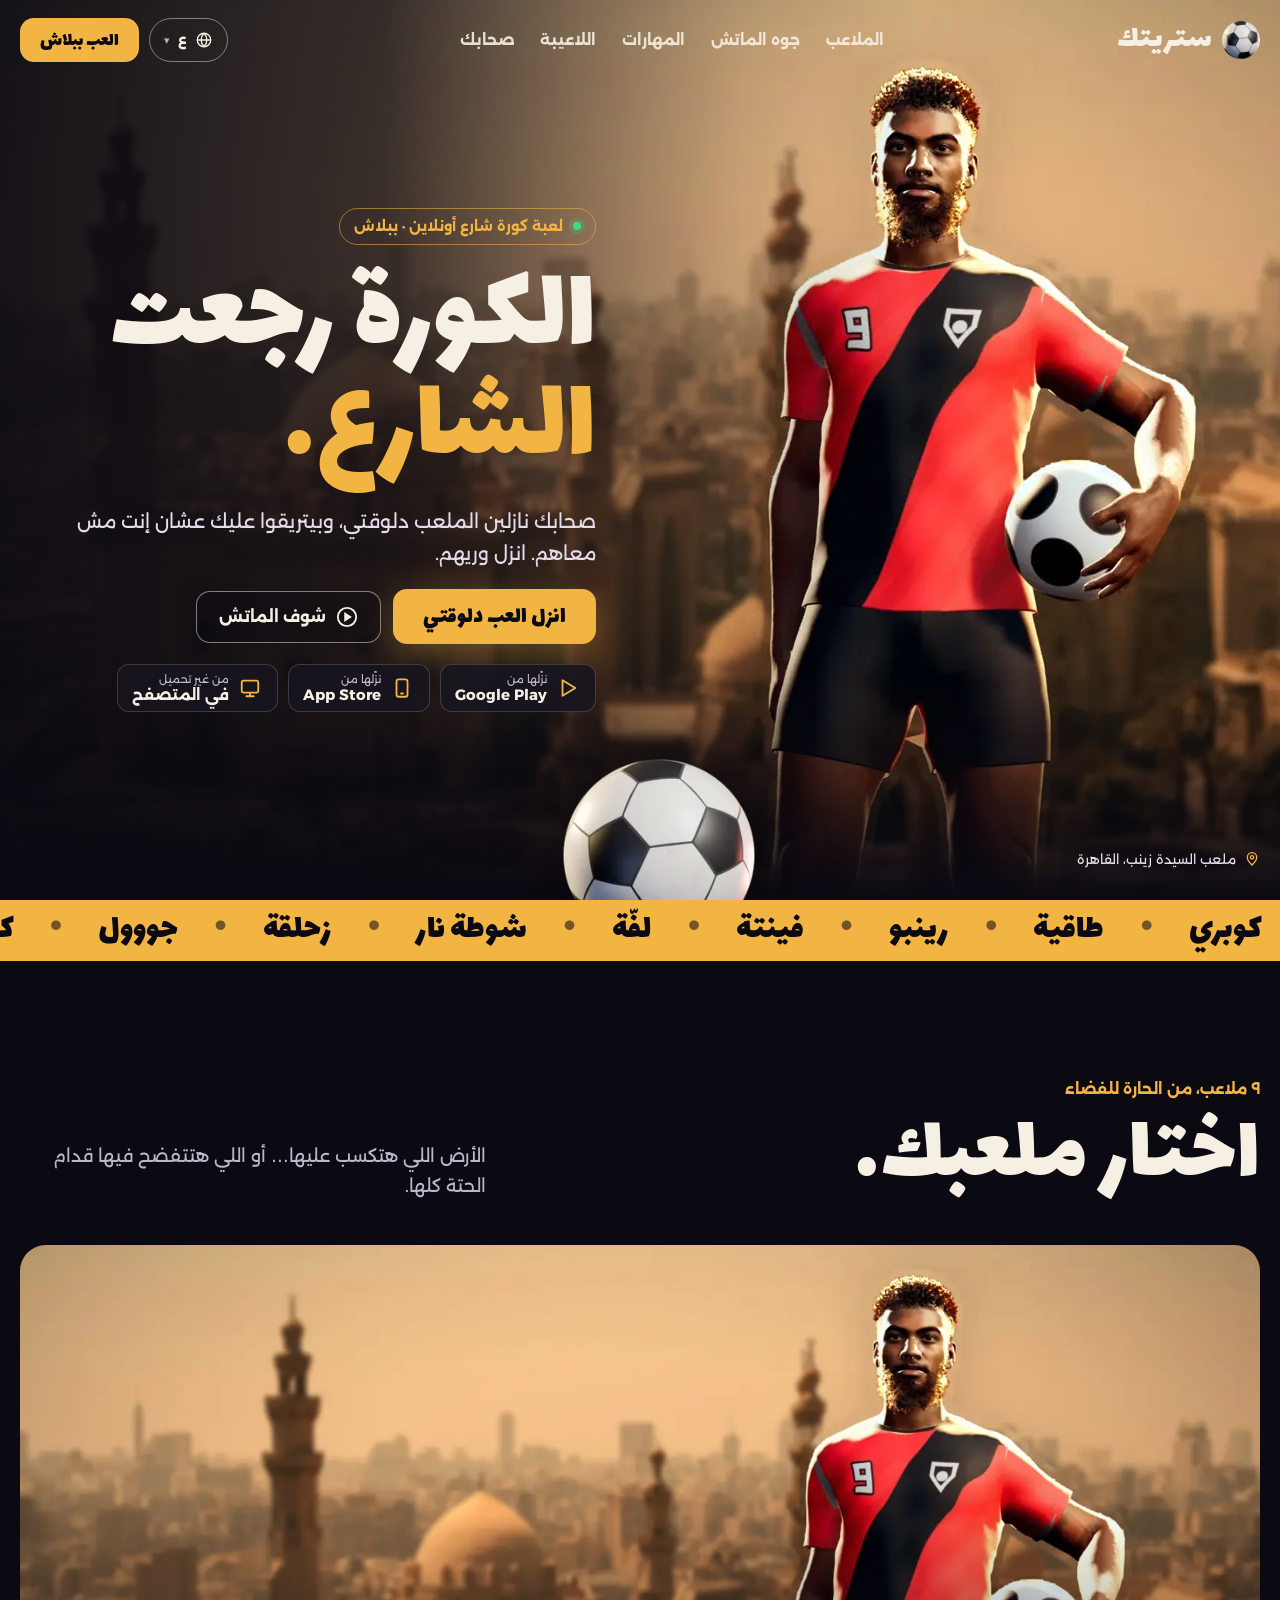
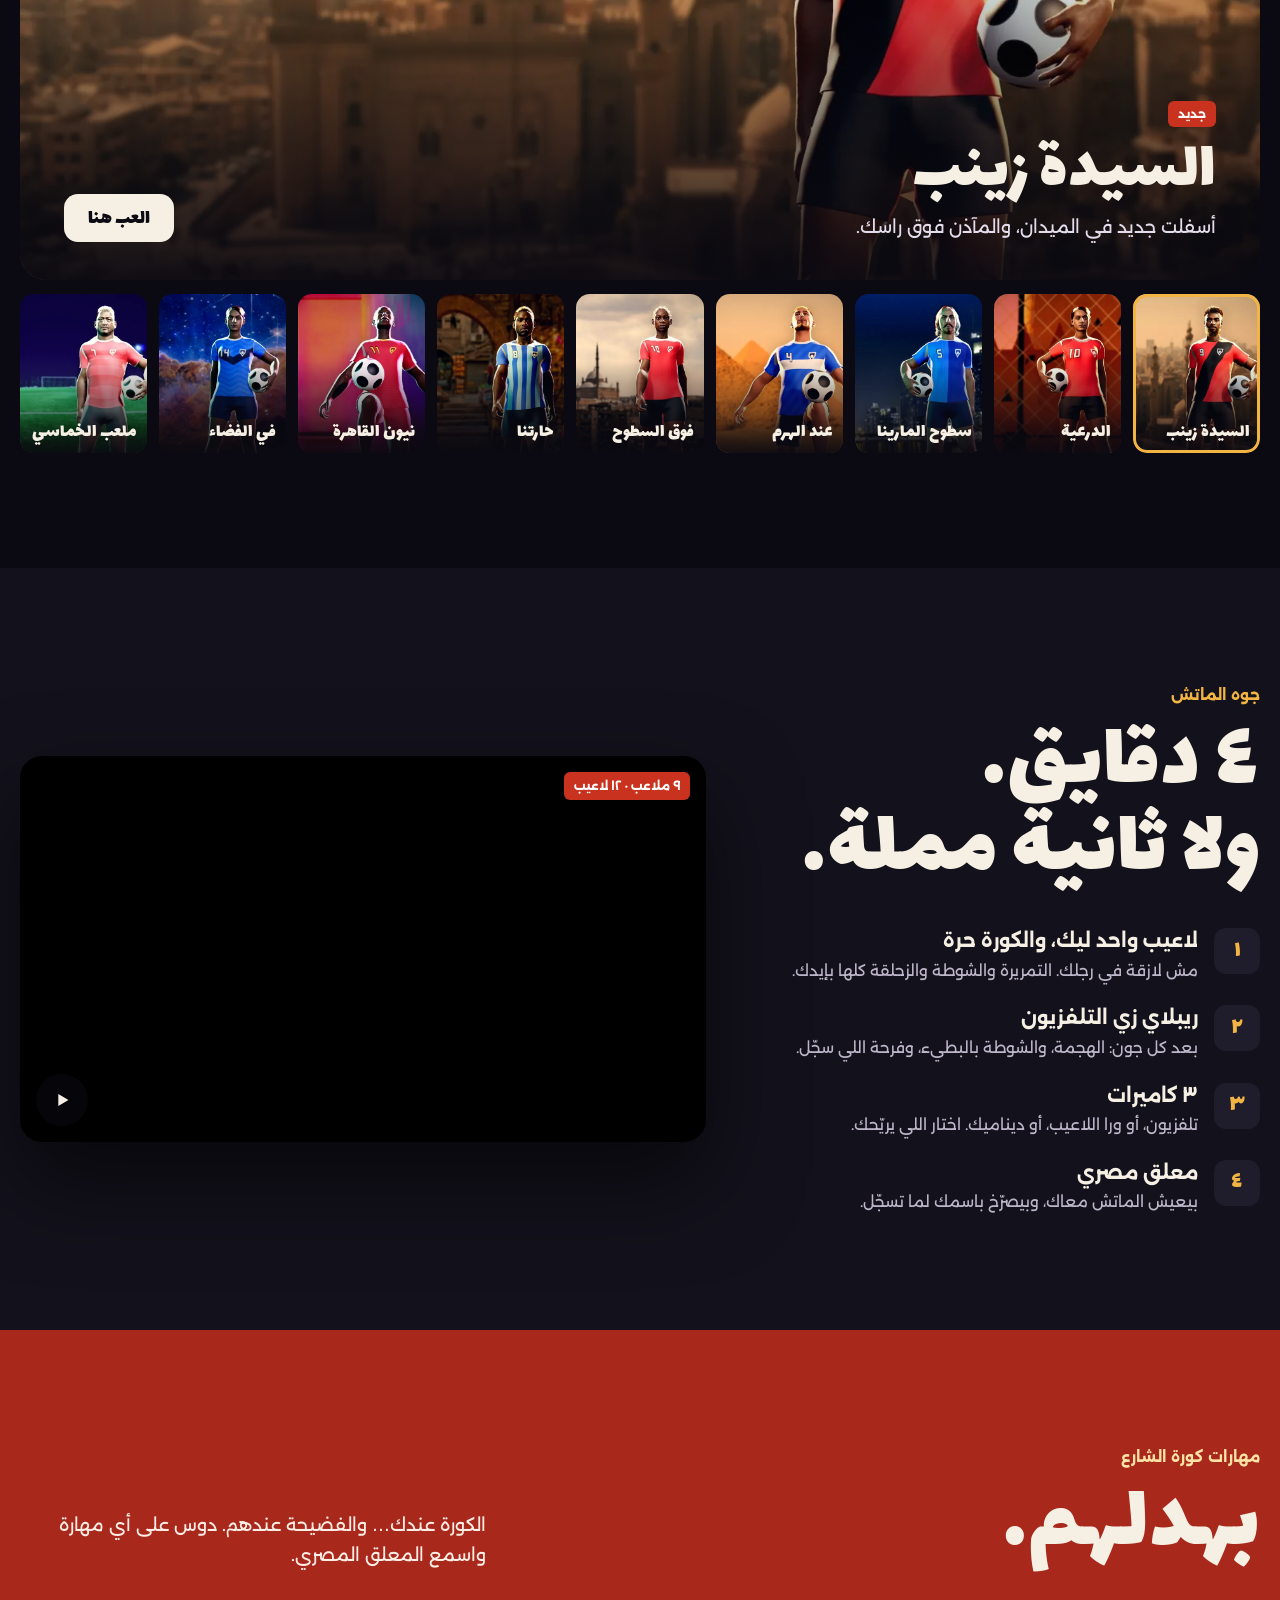
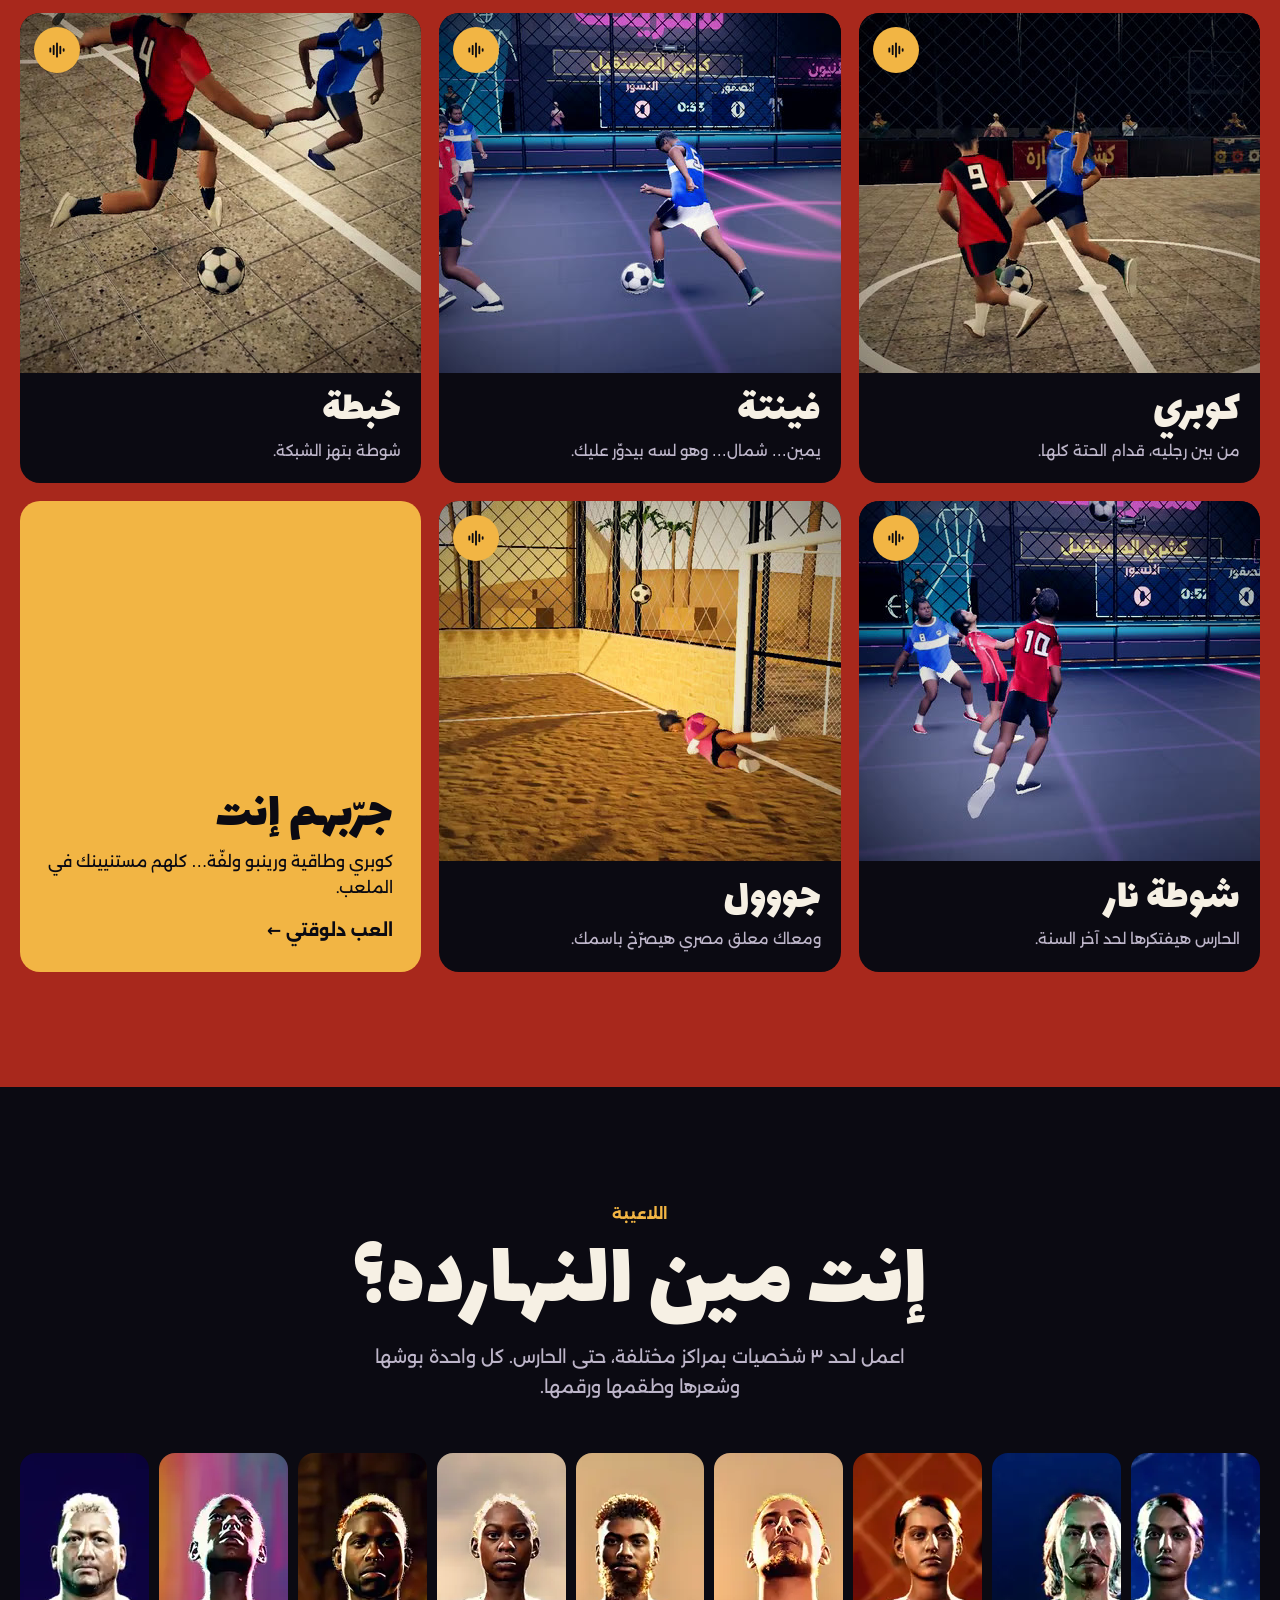
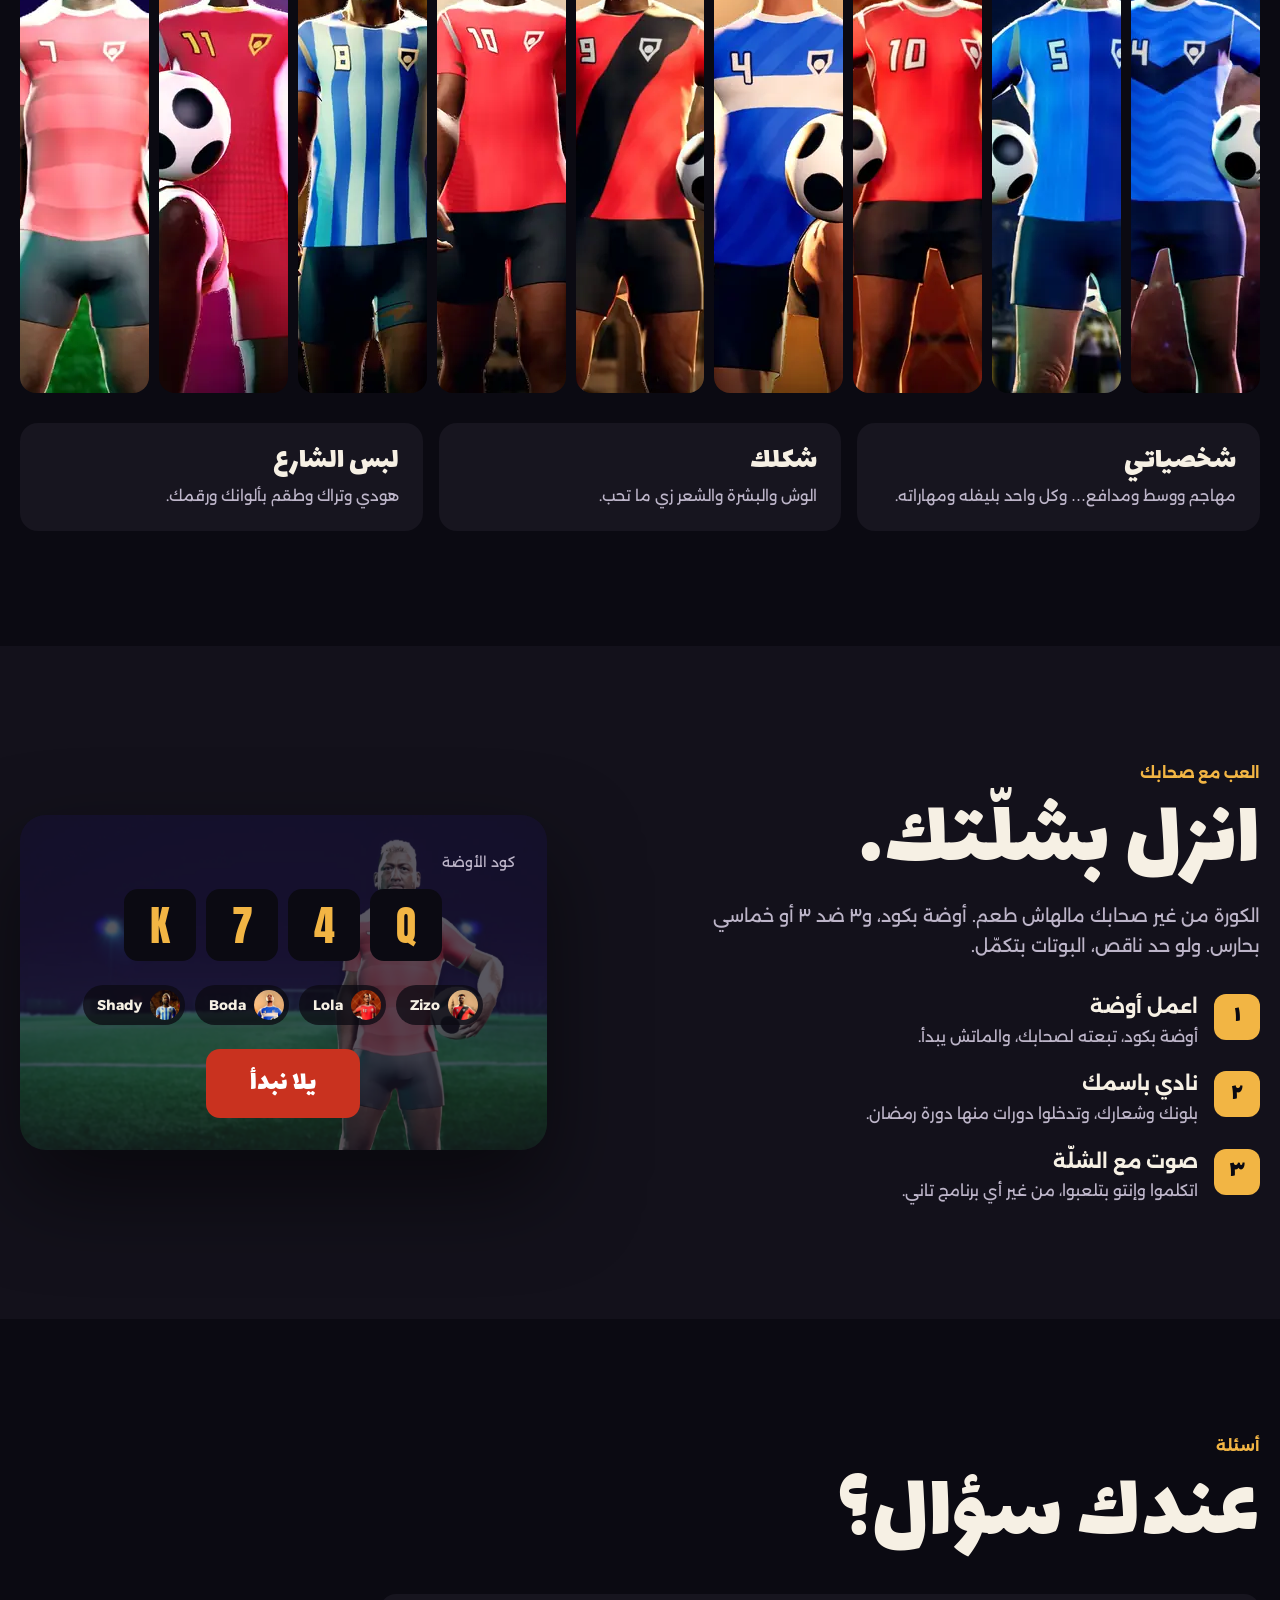
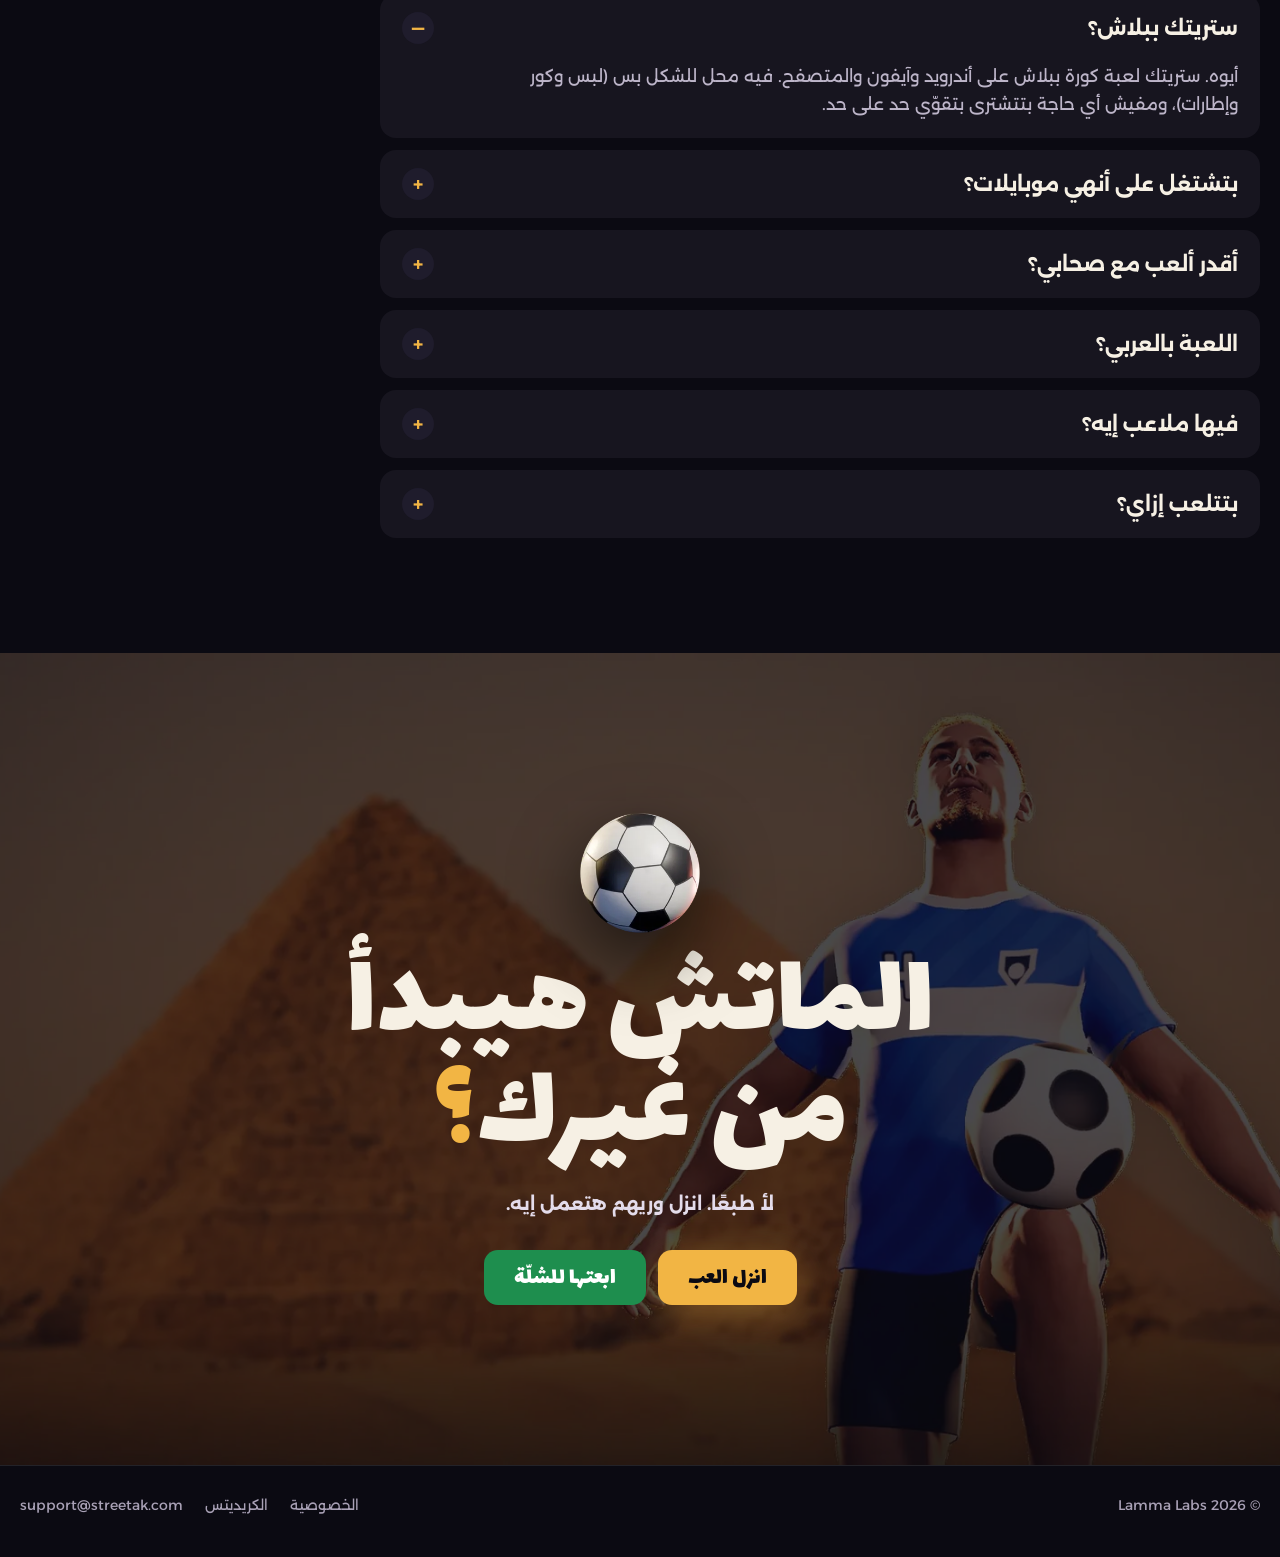
<file: ar/index.html>
<!doctype html>
<!-- GENERATED by tools/build.js from tools/site/page.html and tools/i18n: do not edit by hand -->
<html lang="ar" dir="rtl" data-lang="ar">
<head>
<meta charset="utf-8">
<base href="/">
<meta name="viewport" content="width=device-width, initial-scale=1, viewport-fit=cover">
<!-- seo:start (written by tools/build.js from its SEO table and the FAQ below: edit there, then run node tools/build.js) -->
<title>ستريتك: كورة الشارع | لعبة كورة أونلاين ببلاش مع صحابك</title>
<meta name="description" content="ستريتك لعبة كورة شارع أونلاين ببلاش: 3 ضد 3 و5 ضد 5 مع صحابك في أوضة بكود. كوبري وطاقية ولفّة، ٩ ملاعب من السيدة زينب وعند الهرم للدرعية والمارينا، ومعلق مصري. أندرويد وآيفون والمتصفح.">
<meta name="robots" content="index,follow,max-image-preview:large">
<link rel="canonical" href="https://streetak.com/ar/">
<link rel="alternate" hreflang="en" href="https://streetak.com/">
<link rel="alternate" hreflang="ar" href="https://streetak.com/ar/">
<link rel="alternate" hreflang="pt-BR" href="https://streetak.com/pt-br/">
<link rel="alternate" hreflang="fr" href="https://streetak.com/fr/">
<link rel="alternate" hreflang="x-default" href="https://streetak.com/">
<meta property="og:type" content="website">
<meta property="og:site_name" content="ستريتك">
<meta property="og:title" content="ستريتك: كورة الشارع | الكورة رجعت الشارع">
<meta property="og:description" content="لعبة كورة شارع أونلاين ببلاش مع صحابك: 3 ضد 3 و5 ضد 5، مهارات الشارع وتعليق مصري. على أندرويد وآيفون والمتصفح.">
<meta property="og:url" content="https://streetak.com/ar/">
<meta property="og:image" content="https://streetak.com/assets/img/og.jpg?v=20261105b">
<meta property="og:image:width" content="1200">
<meta property="og:image:height" content="630">
<meta property="og:image:alt" content="ستريتك: كورة الشارع، لعبة كورة أونلاين مع صحابك">
<meta property="og:locale" content="ar_EG">
<meta property="og:locale:alternate" content="en_US">
<meta property="og:locale:alternate" content="pt_BR">
<meta property="og:locale:alternate" content="fr_FR">
<meta name="twitter:card" content="summary_large_image">
<meta name="twitter:title" content="ستريتك: كورة الشارع | الكورة رجعت الشارع">
<meta name="twitter:description" content="لعبة كورة شارع أونلاين ببلاش مع صحابك: 3 ضد 3 و5 ضد 5، مهارات الشارع وتعليق مصري. على أندرويد وآيفون والمتصفح.">
<meta name="twitter:image" content="https://streetak.com/assets/img/og.jpg?v=20261105b">
<meta name="twitter:image:alt" content="ستريتك: كورة الشارع، لعبة كورة أونلاين مع صحابك">
<script type="application/ld+json">
{
 "@context": "https://schema.org",
 "@graph": [
  {
   "@type": "Organization",
   "@id": "https://streetak.com/#org",
   "name": "Lamma Labs",
   "url": "https://streetak.com/",
   "email": "support@streetak.com",
   "logo": "https://streetak.com/icon-512.png"
  },
  {
   "@type": "WebSite",
   "@id": "https://streetak.com/#website",
   "url": "https://streetak.com/",
   "name": "Streetak",
   "alternateName": [
    "ستريتك",
    "Streetak: Street Football",
    "ستريتك: كورة الشارع"
   ],
   "inLanguage": [
    "en",
    "ar",
    "pt-BR",
    "fr"
   ],
   "publisher": {
    "@id": "https://streetak.com/#org"
   }
  },
  {
   "@type": "WebPage",
   "@id": "https://streetak.com/ar/#webpage",
   "url": "https://streetak.com/ar/",
   "name": "ستريتك: كورة الشارع | لعبة كورة أونلاين ببلاش مع صحابك",
   "description": "ستريتك لعبة كورة شارع أونلاين ببلاش: 3 ضد 3 و5 ضد 5 مع صحابك في أوضة بكود. كوبري وطاقية ولفّة، ٩ ملاعب من السيدة زينب وعند الهرم للدرعية والمارينا، ومعلق مصري. أندرويد وآيفون والمتصفح.",
   "inLanguage": "ar",
   "isPartOf": {
    "@id": "https://streetak.com/#website"
   },
   "about": {
    "@id": "https://streetak.com/#game"
   },
   "primaryImageOfPage": "https://streetak.com/assets/img/og.jpg?v=20261105b"
  },
  {
   "@type": "VideoGame",
   "@id": "https://streetak.com/#game",
   "name": "ستريتك: كورة الشارع",
   "alternateName": [
    "Streetak",
    "ستريتك",
    "Streetak: Street Football",
    "ستريتك: كورة الشارع"
   ],
   "url": "https://streetak.com/ar/",
   "description": "لعبة كورة شارع أونلاين ببلاش، 3 ضد 3 و5 ضد 5: لاعيب واحد لكل واحد والكورة حرة، مهارات الشارع (كوبري، طاقية، لفّة، فينتة، تمويه، زحلقة)، ٩ ملاعب: السيدة زينب وفوق السطوح وحارتنا وعند الهرم ونيون القاهرة وملعب الخماسي والفضاء والدرعية وسطوح المارينا، ريبلاي زي التلفزيون، أوض مع صحابك بكود، نوادي ودورات منها دورة رمضان، ومعلق مصري. مفيش حاجة بتتشترى بتقوّي حد على حد.",
   "image": "https://streetak.com/assets/img/og.jpg?v=20261105b",
   "screenshot": [
    "https://streetak.com/assets/img/k/sayeda-w.webp",
    "https://streetak.com/assets/img/k/riyadh-w.webp",
    "https://streetak.com/assets/img/k/dubai-w.webp",
    "https://streetak.com/assets/img/k/sand-w.webp",
    "https://streetak.com/assets/img/k/roof-w.webp",
    "https://streetak.com/assets/img/k/street-w.webp",
    "https://streetak.com/assets/img/k/neon-w.webp",
    "https://streetak.com/assets/img/k/space-w.webp",
    "https://streetak.com/assets/img/k/turf-w.webp"
   ],
   "trailer": {
    "@type": "VideoObject",
    "name": "ستريتك: ملاعب ولاعيبة كورة الشارع",
    "description": "جولة في ملاعب ستريتك التسعة ولاعيبتها: السيدة زينب، الدرعية، سطوح المارينا، الهرم، السطوح، الحارة، نيون القاهرة، الفضاء وملعب الخماسي.",
    "thumbnailUrl": "https://streetak.com/assets/video/reel.jpg",
    "contentUrl": "https://streetak.com/assets/video/reel.mp4",
    "uploadDate": "2026-11-05T12:00:00+02:00",
    "duration": "PT18S",
    "inLanguage": "ar"
   },
   "genre": [
    "رياضة",
    "كرة قدم",
    "كورة شارع",
    "أونلاين"
   ],
   "gamePlatform": [
    "Android",
    "iOS",
    "Web browser"
   ],
   "operatingSystem": "Android, iOS, Web",
   "applicationCategory": "GameApplication",
   "applicationSubCategory": "Sports",
   "playMode": "MultiPlayer",
   "inLanguage": [
    "en",
    "ar"
   ],
   "isAccessibleForFree": true,
   "offers": {
    "@type": "Offer",
    "price": "0",
    "priceCurrency": "USD",
    "availability": "https://schema.org/InStock",
    "url": "https://play.streetak.com/"
   },
   "publisher": {
    "@id": "https://streetak.com/#org"
   },
   "author": {
    "@id": "https://streetak.com/#org"
   },
   "sameAs": [
    "https://play.google.com/store/apps/details?id=com.streetak.football",
    "https://apps.apple.com/app/id6826257319",
    "https://play.streetak.com/"
   ]
  },
  {
   "@type": "FAQPage",
   "@id": "https://streetak.com/ar/#faq",
   "inLanguage": "ar",
   "mainEntity": [
    {
     "@type": "Question",
     "name": "ستريتك ببلاش؟",
     "acceptedAnswer": {
      "@type": "Answer",
      "text": "أيوه. ستريتك لعبة كورة ببلاش على أندرويد وآيفون والمتصفح. فيه محل للشكل بس (لبس وكور وإطارات)، ومفيش أي حاجة بتتشترى بتقوّي حد على حد."
     }
    },
    {
     "@type": "Question",
     "name": "بتشتغل على أنهي موبايلات؟",
     "acceptedAnswer": {
      "@type": "Answer",
      "text": "على موبايلات أندرويد من Google Play، وعلى الآيفون من App Store. ولو مش عايز تحمّل حاجة، العب من المتصفح على play.streetak.com من الموبايل أو الكمبيوتر."
     }
    },
    {
     "@type": "Question",
     "name": "أقدر ألعب مع صحابي؟",
     "acceptedAnswer": {
      "@type": "Answer",
      "text": "أكيد. اعمل أوضة بكود وابعته لصحابك، وتلعبوا أونلاين 3 ضد 3 أو 5 ضد 5 بحارس. ولو حد ناقص البوتات بتكمّل الماتش. وتقدر تعمل نادي باسمك وتدخلوا دورات، منها دورة رمضان."
     }
    },
    {
     "@type": "Question",
     "name": "اللعبة بالعربي؟",
     "acceptedAnswer": {
      "@type": "Answer",
      "text": "أيوه. اللعبة كلها بالعربي المصري ومعاها معلق مصري بيعيش الماتش معاك، وفيها إنجليزي كمان لو تحب."
     }
    },
    {
     "@type": "Question",
     "name": "فيها ملاعب إيه؟",
     "acceptedAnswer": {
      "@type": "Answer",
      "text": "٩ ملاعب: السيدة زينب، وفوق السطوح، وحارتنا، وعند الهرم، ونيون القاهرة، وملعب الخماسي، وفي الفضاء، والدرعية في السعودية، وسطوح المارينا في الإمارات. وكل ملعب أرضه بتفرق في الكورة والزحلقة."
     }
    },
    {
     "@type": "Question",
     "name": "بتتلعب إزاي؟",
     "acceptedAnswer": {
      "@type": "Answer",
      "text": "بتتحكم في لاعيب واحد، والكورة حرة مش لازقة في رجلك. عندك مهارات الشارع: كوبري وطاقية ولفّة وفينتة وتمويه وزحلقة. والماتش 4 دقايق."
     }
    }
   ]
  }
 ]
}
</script>
<!-- seo:end -->
<meta name="theme-color" content="#0b0a12">
<meta name="color-scheme" content="dark">
<link rel="icon" href="favicon.svg" type="image/svg+xml">
<link rel="icon" href="favicon-32.png" sizes="32x32" type="image/png">
<link rel="apple-touch-icon" href="apple-touch-icon.png">
<link rel="manifest" href="site.webmanifest">
<link rel="preload" as="image" href="assets/img/k/sayeda-w.webp?v=20261105b" fetchpriority="high">
<link rel="preload" href="assets/fonts/lalezar-arabic-400-normal.woff2" as="font" type="font/woff2" crossorigin>
<link rel="preload" href="assets/fonts/alexandria-arabic-400-normal.woff2" as="font" type="font/woff2" crossorigin>
<style>
@font-face{font-family:Lalezar;font-display:swap;src:url(assets/fonts/lalezar-arabic-400-normal.woff2) format("woff2");unicode-range:U+0600-06FF,U+0750-077F,U+FB50-FDFF,U+FE70-FEFC}
@font-face{font-family:Lalezar;font-display:swap;src:url(assets/fonts/lalezar-latin-400-normal.woff2) format("woff2");unicode-range:U+0000-00FF}
@font-face{font-family:Alexandria;font-weight:400;font-display:swap;src:url(assets/fonts/alexandria-arabic-400-normal.woff2) format("woff2");unicode-range:U+0600-06FF,U+0750-077F,U+FB50-FDFF,U+FE70-FEFC}
@font-face{font-family:Alexandria;font-weight:700;font-display:swap;src:url(assets/fonts/alexandria-arabic-700-normal.woff2) format("woff2");unicode-range:U+0600-06FF,U+0750-077F,U+FB50-FDFF,U+FE70-FEFC}
@font-face{font-family:Alexandria;font-weight:400;font-display:swap;src:url(assets/fonts/alexandria-latin-400-normal.woff2) format("woff2");unicode-range:U+0000-00FF}
@font-face{font-family:Alexandria;font-weight:700;font-display:swap;src:url(assets/fonts/alexandria-latin-700-normal.woff2) format("woff2");unicode-range:U+0000-00FF}
@font-face{font-family:Anton;font-display:swap;src:url(assets/fonts/anton-latin-400-normal.woff2) format("woff2");unicode-range:U+0000-00FF}

/* «Floodlight» (5 Nov 2026): a street match at night. The Unreal key art of the nine courts, a Blender ball,
   ink ground, sun-gold for the actions, team red for the skills band. Lalezar for the Arabic titles, Anton for the English. */
:root{--ink:#0b0a12;--ink2:#13111b;--card:#17151f;--card2:#1f1c2c;--paper:#f6f0e4;--soft:#e4dceb;--mute:#bdb5c9;
  --gold:#f2b544;--red:#c9321f;--band:#a8281c;--wa:#1e8e4e;
  --disp:"Lalezar",Impact,sans-serif;--body:"Alexandria",system-ui,sans-serif}
html:not([lang=ar]){--disp:"Anton","Lalezar",Impact,sans-serif}
*{box-sizing:border-box}
html{scroll-behavior:smooth;-webkit-text-size-adjust:100%}
body{margin:0;background:var(--ink);color:var(--paper);font-family:var(--body);font-size:17px;line-height:1.65;overflow-x:hidden}
img,video{display:block;max-width:100%}
a{color:inherit;text-decoration:none}
button{font:inherit;color:inherit}
:focus-visible{outline:3px solid var(--gold);outline-offset:3px}
.skip{position:absolute;inset-inline-start:12px;top:-60px;z-index:99;background:var(--gold);color:var(--ink);padding:10px 16px;border-radius:10px;font-weight:700}
.skip:focus{top:12px}
.wrap{width:100%;max-width:1280px;margin-inline:auto;padding-left:max(20px,env(safe-area-inset-left,0px));padding-right:max(20px,env(safe-area-inset-right,0px))}
.disp{font-family:var(--disp);font-weight:400;line-height:.92;margin:0;text-wrap:balance}
html:not([lang=ar]) .disp{text-transform:uppercase;line-height:.98;letter-spacing:.005em}
.kick{margin:0 0 12px;font-weight:700;font-size:15px;color:var(--gold)}
.lead{font-size:clamp(16px,1.4vw,19px);color:var(--mute);margin:16px 0 0;max-width:32em}
.sec{padding-block:clamp(72px,9vw,120px)}
.head{display:flex;justify-content:space-between;align-items:flex-end;gap:16px 40px;flex-wrap:wrap}
.head .lead{margin:0;max-width:26em}
h2.disp{font-size:clamp(54px,7.4vw,104px)}

/* buttons */
.btn{display:inline-flex;align-items:center;justify-content:center;gap:10px;min-height:48px;font-family:var(--disp);font-size:24px;line-height:1;padding:17px 30px 14px;border-radius:14px;border:0;cursor:pointer;white-space:nowrap;transition:transform .15s,box-shadow .15s,background .15s}
html:not([lang=ar]) .btn{text-transform:uppercase;letter-spacing:.03em;font-size:21px;padding:16px 28px}
.btn:hover{transform:translateY(-2px)}
.btn:active{transform:translateY(1px)}
.b-gold{background:var(--gold);color:var(--ink);box-shadow:0 10px 36px rgba(242,181,68,.32)}
.b-gold:hover{background:#ffc75e}
.b-ghost{font-family:var(--body);font-weight:700;font-size:16px;color:var(--paper);background:rgba(11,10,18,.4);border:1.5px solid rgba(246,240,228,.5);padding:14px 22px}
html:not([lang=ar]) .b-ghost{text-transform:none;font-size:16px;letter-spacing:0}
.b-ghost svg{width:22px;height:22px}
.b-wa{background:var(--wa);color:#fff}

/* nav */
.nav{position:absolute;top:0;right:0;left:0;z-index:20}
.nav .wrap{display:flex;align-items:center;justify-content:space-between;gap:16px;padding-block:18px}
.brand{display:flex;align-items:center;gap:10px;font-family:"Lalezar",var(--disp);font-size:32px;line-height:1}
.brand img{width:38px;height:38px}
.menu{display:flex;gap:26px;font-weight:700;font-size:15px}
.menu a{opacity:.9}.menu a:hover{opacity:1;color:var(--gold)}
.navr{display:flex;align-items:center;gap:10px}
.langs{position:relative}
.langs summary{list-style:none;display:inline-flex;align-items:center;gap:8px;min-height:44px;font-weight:700;font-size:14px;border:1.5px solid rgba(246,240,228,.45);border-radius:999px;padding:0 14px;cursor:pointer;user-select:none}
.langs summary::-webkit-details-marker{display:none}
.langs summary:hover,.langs[open] summary{border-color:var(--paper)}
.langs summary svg{width:18px;height:18px;fill:none;stroke:currentColor;stroke-width:1.8}
.langs summary i{font-style:normal;opacity:.7;font-size:11px}
.langs ul{position:absolute;top:calc(100% + 8px);inset-inline-end:0;z-index:30;margin:0;padding:6px;list-style:none;min-width:240px;background:var(--card);border:1px solid rgba(246,240,228,.14);border-radius:14px;box-shadow:0 20px 50px rgba(0,0,0,.5)}
.langs li a{white-space:nowrap;display:flex;align-items:center;justify-content:space-between;gap:12px;min-height:44px;padding:0 14px;border-radius:10px;font-weight:700;font-size:15px}
.langs li a:hover{background:var(--card2)}
.langs li a[aria-current]{color:var(--gold)}
.langs li a small{font-size:12px;color:var(--mute);font-weight:400}
.nav .btn{font-size:20px;padding:12px 20px 10px;min-height:44px;box-shadow:none}
html:not([lang=ar]) .nav .btn{font-size:18px}

/* hero: the El-Sayeda Zeinab clip, the words on the side away from the player */
.hero{position:relative;min-height:min(900px,100svh);display:flex;align-items:center;overflow:hidden;isolation:isolate}
.hero-bg,.hero-bg img,.hero-bg video{position:absolute;inset:0;width:100%;height:100%;object-fit:cover;object-position:72% 30%}
.hero-bg{z-index:-1}
.hero::before{content:"";position:absolute;inset:0;z-index:0;background:linear-gradient(90deg,rgba(11,10,18,.95) 0%,rgba(11,10,18,.8) 30%,rgba(11,10,18,.18) 58%,rgba(11,10,18,0) 72%)}
.hero::after{content:"";position:absolute;inset:auto 0 0;height:240px;z-index:0;background:linear-gradient(0deg,var(--ink),rgba(11,10,18,0))}
.hero .wrap{position:relative;z-index:2;display:flex;padding-block:140px 120px}
.copy{margin-right:auto;margin-left:0;max-width:600px;display:flex;flex-direction:column;gap:20px}
.pill{align-self:flex-start;display:inline-flex;align-items:center;gap:10px;font-weight:700;font-size:14px;color:var(--gold);border:1.5px solid rgba(242,181,68,.55);border-radius:999px;padding:6px 14px;margin:0}
.pill i{width:8px;height:8px;border-radius:50%;background:#3ddc84;box-shadow:0 0 0 4px rgba(61,220,132,.18)}
h1.disp{font-size:clamp(70px,9.4vw,136px)}
html:not([lang=ar]) h1.disp{font-size:clamp(56px,7.2vw,104px)}
h1 .l{display:block}
h1 .g{color:var(--gold)}
.sub{margin:0;font-size:clamp(17px,1.5vw,20px);color:var(--soft);max-width:30em}
.ctas{display:flex;flex-wrap:wrap;gap:12px;align-items:center}
.stores{display:flex;flex-wrap:wrap;gap:10px}
.store{display:inline-flex;align-items:center;gap:10px;min-height:48px;background:rgba(23,21,31,.88);border:1px solid rgba(246,240,228,.18);border-radius:12px;padding:6px 16px 6px 14px;transition:border-color .15s}
.store:hover{border-color:var(--gold)}
.store svg{width:22px;height:22px;flex:none;fill:none;stroke:var(--gold);stroke-width:2;stroke-linecap:round;stroke-linejoin:round}
.store span{display:flex;flex-direction:column;line-height:1.15;text-align:start}
.store small{font-size:11px;color:var(--mute)}
.store b{font-size:15px}
.where{position:absolute;z-index:2;bottom:30px;inset-inline-start:max(20px,calc((100vw - 1280px)/2 + 20px));margin:0;display:flex;align-items:center;gap:8px;font-size:13px;color:var(--soft)}
.where svg{width:16px;height:16px;fill:none;stroke:var(--gold);stroke-width:2}
/* the Blender ball: it spins as the page scrolls (a 24-frame strip) */
.spin{display:block;position:absolute;z-index:3;width:clamp(120px,15vw,210px);aspect-ratio:1;background:url(assets/img/ball-spin.webp?v=20261105b) 0 0/2400% 100% no-repeat;filter:drop-shadow(0 26px 34px rgba(0,0,0,.6));pointer-events:none}
.hero .spin{bottom:clamp(-60px,-4vw,-30px);left:44%}

/* ticker */
.ticker{background:var(--gold);color:var(--ink);overflow:hidden;white-space:nowrap}
.ticker .row{display:inline-flex;animation:mq 40s linear infinite;padding-block:11px}
.ticker span{font-family:var(--disp);font-size:clamp(24px,2.8vw,36px);line-height:1.1;padding-inline:18px}
html:not([lang=ar]) .ticker span{text-transform:uppercase}
.ticker span:nth-child(even){opacity:.55}
@keyframes mq{to{transform:translateX(50%)}}
html[dir=ltr] .ticker .row{animation-name:mqr}
@keyframes mqr{to{transform:translateX(-50%)}}

/* courts: the court's own clip and its player, nine tabs */
.stage{position:relative;margin-top:44px;border-radius:26px;overflow:hidden;aspect-ratio:16/8.2;background:var(--card)}
.stage video,.stage img{position:absolute;inset:0;width:100%;height:100%;object-fit:cover;object-position:60% 35%}
.stage::after{content:"";position:absolute;inset:0;background:linear-gradient(0deg,rgba(11,10,18,.92) 0%,rgba(11,10,18,.3) 36%,rgba(11,10,18,0) 58%);pointer-events:none}
.stage .cap{position:absolute;z-index:2;inset:auto 0 0;padding:clamp(20px,3vw,40px) clamp(20px,3.4vw,44px);display:flex;justify-content:space-between;align-items:flex-end;gap:18px;flex-wrap:wrap}
.new{display:inline-block;font-weight:700;font-size:12px;background:var(--red);color:#fff;border-radius:6px;padding:3px 10px;margin-bottom:10px}
.new[hidden]{display:none}
.stage h3{margin:0;font-family:var(--disp);font-weight:400;font-size:clamp(40px,5.4vw,74px);line-height:1}
html:not([lang=ar]) .stage h3{text-transform:uppercase}
.stage p{margin:6px 0 0;font-size:clamp(15px,1.4vw,18px);color:var(--soft)}
.stage .btn{background:var(--paper);color:var(--ink);font-size:21px;padding:14px 24px 12px}
.tabs{display:grid;grid-template-columns:repeat(9,minmax(0,1fr));gap:12px;margin-top:14px}
.tab{position:relative;padding:0;border:0;border-radius:14px;overflow:hidden;background:var(--card);cursor:pointer;aspect-ratio:4/5;text-align:start}
.tab img{position:absolute;inset:0;width:100%;height:100%;object-fit:cover;transition:transform .45s}
.tab:hover img{transform:scale(1.07)}
.tab::before{content:"";position:absolute;inset:0;z-index:1;background:linear-gradient(0deg,rgba(11,10,18,.92),rgba(11,10,18,0) 58%)}
.tab::after{content:"";position:absolute;inset:0;z-index:2;border:3px solid transparent;border-radius:14px;transition:border-color .2s}
.tab[aria-selected=true]::after{border-color:var(--gold)}
.tab b{position:absolute;z-index:3;inset:auto 10px 10px;font-family:var(--disp);font-weight:400;font-size:19px;line-height:1.05}
html:not([lang=ar]) .tab b{text-transform:uppercase;font-size:16px}
.tab span{display:none}

/* in the match */
.match{background:var(--ink2)}
.mgrid{display:grid;grid-template-columns:minmax(0,5fr) minmax(0,7fr);gap:clamp(32px,5vw,64px);align-items:center}
.feats{display:grid;gap:22px;margin-top:34px}
.feat{display:flex;gap:16px;align-items:flex-start}
.feat em{flex:none;width:46px;height:46px;border-radius:12px;background:var(--card2);color:var(--gold);display:grid;place-items:center;font-style:normal;font-family:"Lalezar",var(--disp);font-size:24px}
.feat h3{margin:0;font-size:19px;font-weight:700;line-height:1.4}
.feat p{margin:3px 0 0;font-size:15.5px;color:var(--mute)}
.reel{position:relative;border-radius:22px;overflow:hidden;aspect-ratio:16/9;background:#000;box-shadow:0 40px 90px rgba(0,0,0,.55)}
.reel video{position:absolute;inset:0;width:100%;height:100%;object-fit:cover}
.reel button{position:absolute;inset-inline-end:16px;bottom:16px;width:52px;height:52px;border-radius:50%;border:0;background:rgba(11,10,18,.6);display:grid;place-items:center;cursor:pointer}
.reel button svg{width:22px;height:22px;fill:var(--paper)}
.reel .tag{position:absolute;top:16px;inset-inline-start:16px;font-size:12px;font-weight:700;background:var(--red);color:#fff;border-radius:6px;padding:4px 10px}

/* skills */
.skills{background:var(--band)}
.skills .kick{color:#ffe2a6}
.skills .lead{color:#ffede6}
.moves{display:grid;grid-template-columns:repeat(3,minmax(0,1fr));gap:18px;margin-top:44px}
.move{position:relative;display:flex;flex-direction:column;text-align:start;padding:0;border:0;border-radius:20px;overflow:hidden;background:var(--ink);cursor:pointer;transition:transform .2s}
.move:hover{transform:translateY(-4px)}
.move .th{display:block;width:100%;aspect-ratio:16/8.5;object-fit:cover}
.move .pl{position:absolute;top:14px;inset-inline-end:14px;width:46px;height:46px;border-radius:50%;background:var(--gold);display:grid;place-items:center}
.move .pl svg{width:20px;height:20px;fill:none;stroke:var(--ink);stroke-width:2.2;stroke-linecap:round}
.move.on .pl{animation:pulse .7s infinite}
@keyframes pulse{50%{transform:scale(1.15)}}
.move .tx{display:block;padding:16px 20px 20px}
.move b{display:block;font-family:var(--disp);font-weight:400;font-size:clamp(34px,3.4vw,44px);line-height:1}
html:not([lang=ar]) .move b{text-transform:uppercase;font-size:clamp(28px,2.8vw,36px)}
.move .tx span{display:block;margin-top:6px;font-size:15px;color:var(--mute)}
.mcta{background:var(--gold);color:var(--ink);justify-content:flex-end;padding:28px;min-height:260px}
.mcta b{font-size:clamp(40px,4vw,52px)}
.mcta span{display:block;margin-top:8px;font-size:16px}
.mcta i{margin-top:14px;font-style:normal;font-weight:700}

/* players */
.center{text-align:center}
.center .lead{margin-inline:auto}
.roster{display:grid;grid-template-columns:repeat(9,minmax(0,1fr));gap:10px;margin-top:52px}
.roster img{width:100%;aspect-ratio:280/540;object-fit:cover;border-radius:16px;background:var(--card);transition:transform .3s}
.roster img:hover{transform:translateY(-10px)}
.three{display:grid;grid-template-columns:repeat(3,minmax(0,1fr));gap:16px;margin-top:30px}
.three div{background:var(--card);border-radius:18px;padding:22px 24px}
.three b{display:block;font-family:var(--disp);font-weight:400;font-size:30px;line-height:1.1}
html:not([lang=ar]) .three b{text-transform:uppercase;font-size:26px}
.three span{display:block;margin-top:6px;font-size:15px;color:var(--mute)}

/* squad */
.squad{background:var(--ink2)}
.sgrid{display:grid;grid-template-columns:minmax(0,1.1fr) minmax(0,.9fr);gap:clamp(32px,6vw,70px);align-items:center}
.feat em.g{background:var(--gold);color:var(--ink)}
.room{position:relative;border-radius:26px;overflow:hidden;background:#1a1726;padding:32px;box-shadow:0 40px 90px rgba(0,0,0,.5)}
.room>img{position:absolute;inset:0;width:100%;height:100%;object-fit:cover;opacity:.28}
.room>div{position:relative}
.room small{font-size:14px;color:var(--mute)}
.code{display:flex;gap:10px;justify-content:center;margin:14px 0 24px;direction:ltr}
.code b{width:clamp(54px,6vw,72px);aspect-ratio:1;border-radius:14px;background:var(--ink);color:var(--gold);display:grid;place-items:center;font-family:Anton,Impact,sans-serif;font-weight:400;font-size:clamp(30px,3.4vw,42px)}
.who{display:flex;gap:10px;flex-wrap:wrap;justify-content:center}
.who span{display:flex;align-items:center;gap:8px;background:rgba(11,10,18,.75);border-radius:999px;padding:5px 14px 5px 5px;font-size:14px;font-weight:700}
html[dir=rtl] .who span{padding:5px 5px 5px 14px}
.who img{width:30px;height:30px;border-radius:50%;object-fit:cover;object-position:50% 6%}
.room .go{display:flex;justify-content:center;margin-top:24px}
.room .go span{font-family:var(--disp);font-size:28px;background:var(--red);color:#fff;border-radius:14px;padding:12px 44px 10px}
html:not([lang=ar]) .room .go span{text-transform:uppercase;font-size:24px}

/* faq: the same answers are the FAQPage JSON-LD in the head (tools/build.js) */
.qas{display:grid;gap:12px;margin-top:36px;max-width:880px}
.qa{background:var(--card);border-radius:16px}
.qa summary{list-style:none;cursor:pointer;display:flex;align-items:center;justify-content:space-between;gap:16px;padding:18px 22px;font-weight:700;font-size:clamp(17px,1.8vw,20px);line-height:1.45}
.qa summary::-webkit-details-marker{display:none}
.qa summary::after{content:"+";flex:none;width:32px;height:32px;border-radius:50%;background:var(--card2);color:var(--gold);display:grid;place-items:center;font-size:20px;line-height:1}
.qa[open] summary::after{content:"\2212"}
.qa p{margin:0;padding:0 22px 20px;color:var(--mute);max-width:46em}
.qa a{color:var(--gold);text-decoration:underline;text-underline-offset:3px}

/* final */
.final{position:relative;overflow:hidden;text-align:center;padding-block:clamp(110px,13vw,160px);isolation:isolate}
.final>img{position:absolute;inset:0;z-index:-2;width:100%;height:100%;object-fit:cover;object-position:50% 40%}
.final::before{content:"";position:absolute;inset:0;z-index:-1;background:rgba(11,10,18,.74)}
.final .spin{position:relative;margin:0 auto 18px;width:120px}
.final h2.disp{font-size:clamp(60px,9.4vw,132px)}
.final h2 .g{color:var(--gold)}
.final .lead{margin-inline:auto;color:var(--soft);font-weight:700}
.final .ctas{justify-content:center;margin-top:32px}
footer{border-top:1px solid rgba(246,240,228,.1);color:#a9a1b6;font-size:14px;padding-block:28px 40px}
footer .wrap{display:flex;flex-wrap:wrap;gap:12px 28px;justify-content:space-between;align-items:center}
footer nav{display:flex;gap:22px;flex-wrap:wrap}
footer a:hover{color:var(--paper)}

@media (max-width:1100px){
  .menu{display:none}
  .tabs{display:flex;overflow-x:auto;scroll-snap-type:x mandatory;padding-bottom:6px}
  .tab{flex:0 0 132px;scroll-snap-align:start}
  .roster{display:flex;overflow-x:auto;scroll-snap-type:x mandatory;padding-bottom:6px}
  .roster img{flex:0 0 150px;width:150px;scroll-snap-align:start}
}
@media (max-width:900px){
  .mgrid,.sgrid{grid-template-columns:1fr}
  .moves{grid-template-columns:1fr 1fr}
  .three{grid-template-columns:1fr}
  .stage{aspect-ratio:4/3.4}
}
@media (max-width:640px){
  body{font-size:16px}
  .brand{font-size:27px}.brand img{width:32px;height:32px}
  .nav .btn{font-size:18px;padding:11px 16px 9px;max-width:40vw;overflow:hidden;text-overflow:ellipsis}
  .langs summary{padding:0 10px}
  .hero{min-height:0;align-items:flex-end}
  .hero-bg{top:58px;bottom:auto;height:min(112vw,500px)}
  .hero-bg img,.hero-bg video{object-position:76% 22%}
  .hero::before{inset:58px 0 auto;height:min(112vw,500px);background:linear-gradient(0deg,var(--ink) 0%,rgba(11,10,18,.55) 30%,rgba(11,10,18,0) 55%)}
  .hero::after{display:none}
  .hero .wrap{padding-block:min(96vw,450px) 64px}
  .copy{gap:16px}
  .ctas .btn{flex:1 1 100%}
  .stores{display:grid;grid-template-columns:1fr 1fr}
  .stores .store:last-child{grid-column:1/-1}
  .hero .spin{bottom:auto;top:min(56vw,250px);left:4%;width:110px}
  .where{display:none}
  .stage{aspect-ratio:auto}
  .stage video,.stage img{inset:0 0 auto;height:auto;aspect-ratio:16/10.5;object-position:62% 30%}
  .stage::after{inset:0 0 auto;aspect-ratio:16/10.5;background:linear-gradient(0deg,var(--card) 0%,rgba(23,21,31,0) 40%)}
  .stage .cap{position:relative;padding:calc((100vw - 40px)*.656 - 34px) 18px 18px}
  .moves{grid-template-columns:1fr;gap:14px}
  .mcta{min-height:0}
  .room{padding:24px 18px}
}
@media (prefers-reduced-motion:reduce){*{animation:none!important;transition:none!important}html{scroll-behavior:auto}}
</style>
</head>
<body>
<a class="skip" href="ar/#courts" data-t="skip">على الملاعب</a>

<header class="nav">
  <div class="wrap">
    <a class="brand" href="ar/#top"><img src="assets/img/ball-96.webp?v=20261105b" alt="" width="38" height="38"><span data-t="brand">ستريتك</span></a>
    <nav class="menu" aria-label="الصفحة" data-tl="aNav">
      <a href="ar/#courts" data-t="mn1">الملاعب</a>
      <a href="ar/#match" data-t="mn2">جوه الماتش</a>
      <a href="ar/#skills" data-t="mn3">المهارات</a>
      <a href="ar/#players" data-t="mn4">اللاعيبة</a>
      <a href="ar/#squad" data-t="mn5">صحابك</a>
    </nav>
    <div class="navr">
      <details class="langs"><summary aria-label="اللغة"><svg viewBox="0 0 24 24" aria-hidden="true"><circle cx="12" cy="12" r="9"/><path d="M3 12h18M12 3c2.6 2.6 3.8 5.6 3.8 9S14.6 18.4 12 21M12 3C9.4 5.6 8.2 8.6 8.2 12S9.4 18.4 12 21"/></svg><span>ع</span><i aria-hidden="true">▾</i></summary><ul><li><a href="/" hreflang="en" lang="en" data-code="en">English<small>EN</small></a></li><li><a href="/ar/" hreflang="ar" lang="ar" data-code="ar" aria-current="page">العربية<small>ع</small></a></li><li><a href="/pt-br/" hreflang="pt-BR" lang="pt-BR" data-code="pt-BR">Português (Brasil)<small>PT</small></a></li><li><a href="/fr/" hreflang="fr" lang="fr" data-code="fr">Français<small>FR</small></a></li></ul></details>
      <a class="btn b-gold" href="https://play.streetak.com" data-t="navGo">العب ببلاش</a>
    </div>
  </div>
</header>

<main id="top">
<section class="hero" aria-labelledby="h1">
  <div class="hero-bg">
    <img src="assets/img/k/sayeda-w.webp?v=20261105b" alt="لاعيب ستريتك بقميص أحمر رقم 9 والكورة في إيده، وورا منه مآذن القاهرة القديمة في ملعب السيدة زينب" data-ta="aHero" width="1600" height="900" fetchpriority="high">
    <video id="hv" muted loop playsinline preload="none" poster="assets/img/k/sayeda-w.webp?v=20261105b" data-src="assets/video/sayeda.mp4?v=20261105b" aria-hidden="true"></video>
  </div>
  <div class="wrap">
    <div class="copy">
      <p class="pill"><i aria-hidden="true"></i><span data-t="kick">لعبة كورة شارع أونلاين · ببلاش</span></p>
      <h1 class="disp" id="h1"><span class="l" data-t="h1a">الكورة رجعت</span><span class="l g" data-t="h1b">الشارع.</span></h1>
      <p class="sub" data-t="sub">صحابك نازلين الملعب دلوقتي، وبيتريقوا عليك عشان إنت مش معاهم. انزل وريهم.</p>
      <div class="ctas">
        <a class="btn b-gold" href="https://play.streetak.com" data-t="cta">انزل العب دلوقتي</a>
        <a class="btn b-ghost" href="ar/#match"><svg viewBox="0 0 24 24" aria-hidden="true" fill="none" stroke="currentColor" stroke-width="2"><circle cx="12" cy="12" r="10"/><path d="M10 8.5v7l5.5-3.5z" fill="currentColor"/></svg><span data-t="cta3">شوف الماتش</span></a>
      </div>
      <div class="stores">
        <a class="store" href="https://play.google.com/store/apps/details?id=com.streetak.football" target="_blank" rel="noopener"><svg viewBox="0 0 24 24" aria-hidden="true"><path d="M6 3.5v17l14-8.5z"/></svg><span><small data-t="gpS">نزّلها من</small><b dir="ltr">Google Play</b></span></a>
        <a class="store" href="https://apps.apple.com/app/id6826257319" target="_blank" rel="noopener"><svg viewBox="0 0 24 24" aria-hidden="true"><rect x="6" y="2.5" width="12" height="19" rx="2.5"/><path d="M11 18h2"/></svg><span><small data-t="asS">نزّلها من</small><b dir="ltr">App Store</b></span></a>
        <a class="store" href="https://play.streetak.com"><svg viewBox="0 0 24 24" aria-hidden="true"><rect x="3" y="4" width="18" height="13" rx="2"/><path d="M8 21h8M12 17v4"/></svg><span><small data-t="wbS">من غير تحميل</small><b data-t="wbB">في المتصفح</b></span></a>
      </div>
    </div>
  </div>
  <p class="where"><svg viewBox="0 0 24 24" aria-hidden="true"><path d="M12 21s7-6.2 7-11.5A7 7 0 0 0 5 9.5C5 14.8 12 21 12 21z"/><circle cx="12" cy="9.5" r="2.5"/></svg><span data-t="where">ملعب السيدة زينب، القاهرة</span></p>
  <i class="spin" aria-hidden="true"></i>
</section>
<div class="ticker" aria-hidden="true"><div class="row" id="tk"></div></div>

<section class="sec courts" id="courts" aria-labelledby="ch">
  <div class="wrap">
    <div class="head">
      <div><p class="kick" data-t="cK">٩ ملاعب، من الحارة للفضاء</p><h2 class="disp" id="ch" data-t="cH">اختار ملعبك.</h2></div>
      <p class="lead" data-t="cL">الأرض اللي هتكسب عليها… أو اللي هتتفضح فيها قدام الحتة كلها.</p>
    </div>
    <div class="stage" id="stage">
      <img id="simg" src="assets/img/k/sayeda-w.webp?v=20261105b" alt="ملعب السيدة زينب في لعبة الكورة ستريتك" data-ta="aCourt" width="1600" height="900" loading="lazy">
      <video id="cv" muted loop playsinline preload="none" poster="assets/img/k/sayeda-w.webp?v=20261105b" aria-hidden="true"></video>
      <div class="cap">
        <div><span class="new" id="snew" data-t="newT">جديد</span><h3 id="sname" data-t="s8">السيدة زينب</h3><p id="sline" data-t="s8p">أسفلت جديد في الميدان، والمآذن فوق راسك.</p></div>
        <a class="btn" href="https://play.streetak.com" data-t="here">العب هنا</a>
      </div>
    </div>
    <div class="tabs" role="tablist" aria-label="الملاعب" data-tl="aTabs">
      <button class="tab" role="tab" type="button" aria-selected="true" data-c="sayeda" data-new="1"><img src="assets/img/k/sayeda-c.webp?v=20261105b" alt="" width="400" height="500" loading="lazy"><b data-t="s8">السيدة زينب</b><span data-t="s8p">أسفلت جديد في الميدان، والمآذن فوق راسك.</span></button>
      <button class="tab" role="tab" type="button" aria-selected="false" data-c="riyadh" data-new="1"><img src="assets/img/k/riyadh-c.webp?v=20261105b" alt="" width="400" height="500" loading="lazy"><b data-t="s6">الدرعية</b><span data-t="s6p">بيوت الطين، والكورة نطّتها عالية.</span></button>
      <button class="tab" role="tab" type="button" aria-selected="false" data-c="dubai" data-new="1"><img src="assets/img/k/dubai-c.webp?v=20261105b" alt="" width="400" height="500" loading="lazy"><b data-t="s7">سطوح المارينا</b><span data-t="s7p">فوق الأبراج، والأرض صلبة.</span></button>
      <button class="tab" role="tab" type="button" aria-selected="false" data-c="sand"><img src="assets/img/k/sand-c.webp?v=20261105b" alt="" width="400" height="500" loading="lazy"><b data-t="s1">عند الهرم</b><span data-t="s1p">رملة الجيزة، وتقيلة على الرجلين.</span></button>
      <button class="tab" role="tab" type="button" aria-selected="false" data-c="roof"><img src="assets/img/k/roof-c.webp?v=20261105b" alt="" width="400" height="500" loading="lazy"><b data-t="s0">فوق السطوح</b><span data-t="s0p">سطح عم حمادة، والقلعة بتتفرج.</span></button>
      <button class="tab" role="tab" type="button" aria-selected="false" data-c="street"><img src="assets/img/k/street-c.webp?v=20261105b" alt="" width="400" height="500" loading="lazy"><b data-t="s2">حارتنا</b><span data-t="s2p">كورة على الأسفلت، والجيران بيتفرجوا.</span></button>
      <button class="tab" role="tab" type="button" aria-selected="false" data-c="neon"><img src="assets/img/k/neon-c.webp?v=20261105b" alt="" width="400" height="500" loading="lazy"><b data-t="s5">نيون القاهرة</b><span data-t="s5p">الأرض بتلمع، والحكم درون.</span></button>
      <button class="tab" role="tab" type="button" aria-selected="false" data-c="space"><img src="assets/img/k/space-c.webp?v=20261105b" alt="" width="400" height="500" loading="lazy"><b data-t="s3">في الفضاء</b><span data-t="s3p">الكورة بتطير… والكسفة تقيلة.</span></button>
      <button class="tab" role="tab" type="button" aria-selected="false" data-c="turf"><img src="assets/img/k/turf-c.webp?v=20261105b" alt="" width="400" height="500" loading="lazy"><b data-t="s4">ملعب الخماسي</b><span data-t="s4p">نجيلة صناعي تحت الكشافات.</span></button>
    </div>
  </div>
</section>

<section class="sec match" id="match" aria-labelledby="mh">
  <div class="wrap mgrid">
    <div>
      <p class="kick" data-t="mK">جوه الماتش</p>
      <h2 class="disp" id="mh"><span data-t="mH1">٤ دقايق.</span><br><span data-t="mH2">ولا ثانية مملة.</span></h2>
      <div class="feats">
        <div class="feat"><em data-t="n1s">١</em><div><h3 data-t="g1">لاعيب واحد ليك، والكورة حرة</h3><p data-t="g1p">مش لازقة في رجلك. التمريرة والشوطة والزحلقة كلها بإيدك.</p></div></div>
        <div class="feat"><em data-t="n2s">٢</em><div><h3 data-t="g2">ريبلاي زي التلفزيون</h3><p data-t="g2p">بعد كل جون: الهجمة، والشوطة بالبطيء، وفرحة اللي سجّل.</p></div></div>
        <div class="feat"><em data-t="n3s">٣</em><div><h3 data-t="g3">٣ كاميرات</h3><p data-t="g3p">تلفزيون، أو ورا اللاعيب، أو ديناميك. اختار اللي يريّحك.</p></div></div>
        <div class="feat"><em data-t="n4s">٤</em><div><h3 data-t="g4">معلق مصري</h3><p data-t="g4p">بيعيش الماتش معاك، وبيصرّخ باسمك لما تسجّل.</p></div></div>
      </div>
    </div>
    <div class="reel">
      <video id="rv" muted loop playsinline preload="none" poster="assets/video/reel.jpg?v=20261105b" data-src="assets/video/reel.mp4?v=20261105b" title="ستريتك: الملاعب واللاعيبة" data-tt="aReel"></video>
      <span class="tag" data-t="reelT">٩ ملاعب · ١٢ لاعيب</span>
      <button type="button" id="rb" aria-label="شغّل الفيديو" data-tl="aPlay"><svg viewBox="0 0 24 24" aria-hidden="true"><path id="rbi" d="M7 5h3.5v14H7zM13.5 5H17v14h-3.5z"/></svg></button>
    </div>
  </div>
</section>

<section class="sec skills" id="skills" aria-labelledby="sh">
  <div class="wrap">
    <div class="head">
      <div><p class="kick" data-t="sK">مهارات كورة الشارع</p><h2 class="disp" id="sh" data-t="sH">بهدلهم.</h2></div>
      <p class="lead" data-t="sL">الكورة عندك… والفضيحة عندهم. دوس على أي مهارة واسمع المعلق المصري.</p>
    </div>
    <div class="moves">
      <button class="move" type="button" data-audio="assets/audio/kobri_0.mp3"><img class="th" src="assets/img/sk/kobri.jpg" alt="" width="640" height="360" loading="lazy"><i class="pl" aria-hidden="true"><svg viewBox="0 0 24 24"><path d="M4 10v4M8 7v10M12 4v16M16 8v8M20 11v2"/></svg></i><span class="tx"><b data-t="m1">كوبري</b><span data-t="m1p">من بين رجليه، قدام الحتة كلها.</span></span></button>
      <button class="move" type="button" data-audio="assets/audio/stepover_0.mp3"><img class="th" src="assets/img/sk/finta.jpg" alt="" width="640" height="360" loading="lazy"><i class="pl" aria-hidden="true"><svg viewBox="0 0 24 24"><path d="M4 10v4M8 7v10M12 4v16M16 8v8M20 11v2"/></svg></i><span class="tx"><b data-t="m2">فينتة</b><span data-t="m2p">يمين… شمال… وهو لسه بيدوّر عليك.</span></span></button>
      <button class="move" type="button" data-audio="assets/audio/khabta_0.mp3"><img class="th" src="assets/img/sk/khabta.jpg" alt="" width="640" height="360" loading="lazy"><i class="pl" aria-hidden="true"><svg viewBox="0 0 24 24"><path d="M4 10v4M8 7v10M12 4v16M16 8v8M20 11v2"/></svg></i><span class="tx"><b data-t="m3">خبطة</b><span data-t="m3p">شوطة بتهز الشبكة.</span></span></button>
      <button class="move" type="button" data-audio="assets/audio/khabta_1.mp3"><img class="th" src="assets/img/sk/rocket.jpg" alt="" width="640" height="360" loading="lazy"><i class="pl" aria-hidden="true"><svg viewBox="0 0 24 24"><path d="M4 10v4M8 7v10M12 4v16M16 8v8M20 11v2"/></svg></i><span class="tx"><b data-t="m4">شوطة نار</b><span data-t="m4p">الحارس هيفتكرها لحد آخر السنة.</span></span></button>
      <button class="move" type="button" data-audio="assets/audio/goal_us_0.mp3"><img class="th" src="assets/img/sk/goal.jpg" alt="" width="640" height="360" loading="lazy"><i class="pl" aria-hidden="true"><svg viewBox="0 0 24 24"><path d="M4 10v4M8 7v10M12 4v16M16 8v8M20 11v2"/></svg></i><span class="tx"><b data-t="m6">جووول</b><span data-t="m6p">ومعاك معلق مصري هيصرّخ باسمك.</span></span></button>
      <a class="move mcta" href="https://play.streetak.com"><b data-t="m5">جرّبهم إنت</b><span data-t="m5p">كوبري وطاقية ورينبو ولفّة… كلهم مستنيينك في الملعب.</span><i data-t="m5g">العب دلوقتي ←</i></a>
    </div>
  </div>
</section>

<section class="sec" id="players" aria-labelledby="ph">
  <div class="wrap">
    <div class="center">
      <p class="kick" data-t="kK">اللاعيبة</p>
      <h2 class="disp" id="ph" data-t="kH">إنت مين النهارده؟</h2>
      <p class="lead" data-t="kL">اعمل لحد ٣ شخصيات بمراكز مختلفة، حتى الحارس. كل واحدة بوشها وشعرها وطقمها ورقمها.</p>
    </div>
    <div class="roster">
      <img src="assets/img/k/space-p.webp?v=20261105b" alt="لاعيبة ستريتك بقميص أزرق رقم 14 في ملعب الفضاء" data-ta="aP1" width="280" height="540" loading="lazy">
      <img src="assets/img/k/dubai-p.webp?v=20261105b" alt="لاعيب ستريتك بقميص أزرق رقم 5 على سطوح المارينا" data-ta="aP2" width="280" height="540" loading="lazy">
      <img src="assets/img/k/riyadh-p.webp?v=20261105b" alt="لاعيبة ستريتك بقميص أحمر رقم 10 في الدرعية" data-ta="aP3" width="280" height="540" loading="lazy">
      <img src="assets/img/k/sand-p.webp?v=20261105b" alt="لاعيب ستريتك بقميص أزرق رقم 4 بيلعب الكورة على رجله عند الهرم" data-ta="aP4" width="280" height="540" loading="lazy">
      <img src="assets/img/k/sayeda-p.webp?v=20261105b" alt="لاعيب ستريتك بقميص أحمر رقم 9 في السيدة زينب" data-ta="aP5" width="280" height="540" loading="lazy">
      <img src="assets/img/k/roof-p.webp?v=20261105b" alt="لاعيبة ستريتك بقميص أحمر رقم 10 فوق السطوح" data-ta="aP6" width="280" height="540" loading="lazy">
      <img src="assets/img/k/street-p.webp?v=20261105b" alt="لاعيب ستريتك بقميص مقلّم رقم 8 في الحارة" data-ta="aP7" width="280" height="540" loading="lazy">
      <img src="assets/img/k/neon-p.webp?v=20261105b" alt="لاعيب ستريتك بقميص أحمر رقم 11 في نيون القاهرة" data-ta="aP8" width="280" height="540" loading="lazy">
      <img src="assets/img/k/turf-p.webp?v=20261105b" alt="لاعيب ستريتك بقميص أحمر رقم 7 في ملعب الخماسي" data-ta="aP9" width="280" height="540" loading="lazy">
    </div>
    <div class="three">
      <div><b data-t="k1">شخصياتي</b><span data-t="k1p">مهاجم ووسط ومدافع… وكل واحد بليفله ومهاراته.</span></div>
      <div><b data-t="k3">شكلك</b><span data-t="k3p">الوش والبشرة والشعر زي ما تحب.</span></div>
      <div><b data-t="k4">لبس الشارع</b><span data-t="k4p">هودي وتراك وطقم بألوانك ورقمك.</span></div>
    </div>
  </div>
</section>

<section class="sec squad" id="squad" aria-labelledby="qh">
  <div class="wrap sgrid">
    <div>
      <p class="kick" data-t="qK">العب مع صحابك</p>
      <h2 class="disp" id="qh" data-t="qH">انزل بشلّتك.</h2>
      <p class="lead" data-t="qL">الكورة من غير صحابك مالهاش طعم. أوضة بكود، و٣ ضد ٣ أو خماسي بحارس. ولو حد ناقص، البوتات بتكمّل.</p>
      <div class="feats">
        <div class="feat"><em class="g" data-t="n1s">١</em><div><h3 data-t="f1">اعمل أوضة</h3><p data-t="f1p">أوضة بكود، تبعته لصحابك، والماتش يبدأ.</p></div></div>
        <div class="feat"><em class="g" data-t="n2s">٢</em><div><h3 data-t="f2">نادي باسمك</h3><p data-t="f2p">بلونك وشعارك، وتدخلوا دورات منها دورة رمضان.</p></div></div>
        <div class="feat"><em class="g" data-t="n3s">٣</em><div><h3 data-t="f3">صوت مع الشلّة</h3><p data-t="f3p">اتكلموا وإنتو بتلعبوا، من غير أي برنامج تاني.</p></div></div>
      </div>
    </div>
    <div class="room" aria-hidden="true">
      <img src="assets/img/k/turf-w.webp?v=20261105b" alt="" loading="lazy" width="1600" height="900">
      <div>
        <small data-t="rm">كود الأوضة</small>
        <div class="code"><b>K</b><b>7</b><b>4</b><b>Q</b></div>
        <div class="who"><span><img src="assets/img/k/sayeda-p.webp?v=20261105b" alt="">Zizo</span><span><img src="assets/img/k/riyadh-p.webp?v=20261105b" alt="">Lola</span><span><img src="assets/img/k/sand-p.webp?v=20261105b" alt="">Boda</span><span><img src="assets/img/k/street-p.webp?v=20261105b" alt="">Shady</span></div>
        <div class="go"><span data-t="rmGo">يلا نبدأ</span></div>
      </div>
    </div>
  </div>
</section>

<section class="sec" id="faq" aria-labelledby="xh">
  <div class="wrap">
    <p class="kick" data-t="xK">أسئلة</p>
    <h2 class="disp" id="xh" data-t="xH">عندك سؤال؟</h2>
    <div class="qas">
      <details class="qa" open><summary data-t="x1q">ستريتك ببلاش؟</summary><p data-t="x1a">أيوه. ستريتك لعبة كورة ببلاش على أندرويد وآيفون والمتصفح. فيه محل للشكل بس (لبس وكور وإطارات)، ومفيش أي حاجة بتتشترى بتقوّي حد على حد.</p></details>
      <details class="qa"><summary data-t="x2q">بتشتغل على أنهي موبايلات؟</summary><p data-t="x2a">على موبايلات أندرويد من Google Play، وعلى الآيفون من App Store. ولو مش عايز تحمّل حاجة، العب من المتصفح على <a href="https://play.streetak.com">play.streetak.com</a> من الموبايل أو الكمبيوتر.</p></details>
      <details class="qa"><summary data-t="x3q">أقدر ألعب مع صحابي؟</summary><p data-t="x3a">أكيد. اعمل أوضة بكود وابعته لصحابك، وتلعبوا أونلاين 3 ضد 3 أو 5 ضد 5 بحارس. ولو حد ناقص البوتات بتكمّل الماتش. وتقدر تعمل نادي باسمك وتدخلوا دورات، منها دورة رمضان.</p></details>
      <details class="qa"><summary data-t="x4q">اللعبة بالعربي؟</summary><p data-t="x4a">أيوه. اللعبة كلها بالعربي المصري ومعاها معلق مصري بيعيش الماتش معاك، وفيها إنجليزي كمان لو تحب.</p></details>
      <details class="qa"><summary data-t="x5q">فيها ملاعب إيه؟</summary><p data-t="x5a">٩ ملاعب: السيدة زينب، وفوق السطوح، وحارتنا، وعند الهرم، ونيون القاهرة، وملعب الخماسي، وفي الفضاء، والدرعية في السعودية، وسطوح المارينا في الإمارات. وكل ملعب أرضه بتفرق في الكورة والزحلقة.</p></details>
      <details class="qa"><summary data-t="x6q">بتتلعب إزاي؟</summary><p data-t="x6a">بتتحكم في لاعيب واحد، والكورة حرة مش لازقة في رجلك. عندك مهارات الشارع: كوبري وطاقية ولفّة وفينتة وتمويه وزحلقة. والماتش 4 دقايق.</p></details>
    </div>
  </div>
</section>

<section class="final" id="go" aria-labelledby="fh">
  <img src="assets/img/k/sand-w.webp?v=20261105b" alt="" loading="lazy" width="1600" height="900">
  <div class="wrap">
    <i class="spin" aria-hidden="true"></i>
    <h2 class="disp" id="fh"><span data-t="fa">الماتش هيبدأ</span><br><span data-t="fb">من غيرك</span><span class="g" data-t="fq">؟</span></h2>
    <p class="lead" data-t="fl">لأ طبعًا. انزل وريهم هتعمل إيه.</p>
    <div class="ctas">
      <a class="btn b-gold" href="https://play.streetak.com" data-t="cta2">انزل العب</a>
      <a class="btn b-wa" id="wa" href="https://wa.me/" target="_blank" rel="noopener" data-t="wa">ابعتها للشلّة</a>
    </div>
  </div>
</section>
</main>

<footer>
  <div class="wrap">
    <div>© 2026 Lamma Labs</div>
    <nav aria-label="روابط" data-tl="aLinks"><a href="https://play.streetak.com/privacy.html" data-t="priv">الخصوصية</a><a href="ar/credits.html" data-t="cred">الكريديتس</a><a href="mailto:support@streetak.com" dir="ltr">support@streetak.com</a></nav>
  </div>
</footer>

<script>
(function(){
/* GENERATED pages: tools/site/page.html is the source (English); tools/build.js writes one page per language from
   tools/i18n/<code>.json (data-t = text, data-ta = alt, data-tl = aria-label, data-tt = title) with its SEO head. */
var d=document.documentElement,L=d.getAttribute('data-lang')||'en';
var RT={"wa":"أنا في ستريتك ومستنيك في الملعب… لو قدّها انزل: https://play.streetak.com","ticker":["كوبري","طاقية","رينبو","فينتة","لفّة","شوطة نار","زحلقة","جووول"],"play":"شغّل الفيديو","pause":"وقّف الفيديو","courtAlt":"ملعب {n} في لعبة الكورة ستريتك","langLabel":"اللغة"},PAGES={"en":"/","ar":"/ar/","pt-BR":"/pt-br/","fr":"/fr/"};
var h='';for(var r=0;r<4;r++)RT.ticker.forEach(function(w){h+='<span>'+w+'</span><span>•</span>'});document.getElementById('tk').innerHTML=h;
document.getElementById('wa').href='https://wa.me/?text='+encodeURIComponent(RT.wa);
/* languages: the menu's links remember the pick (stk_lang). The English page at / sends a remembered pick, a ?lang=,
   or on a first visit the browser's own language, on to that language's page; no other page redirects. */
[].forEach.call(document.querySelectorAll('.langs a[data-code]'),function(a){a.addEventListener('click',function(){try{localStorage.setItem('stk_lang',a.getAttribute('data-code'))}catch(e){}})});
if(L==='en'){var want=null;try{want=localStorage.getItem('stk_lang')}catch(e){}
  try{var q=new URLSearchParams(location.search).get('lang');if(q)want=q}catch(e){}
  if(!want){var nl=((navigator.languages&&navigator.languages[0])||navigator.language||'').toLowerCase();
    for(var c in PAGES){var p=c.toLowerCase().split('-')[0];if(c!=='en'&&nl.indexOf(p)===0){want=c;break}}}
  if(want){for(var k in PAGES){if(k.toLowerCase()===String(want).toLowerCase()&&k!=='en'){location.replace(PAGES[k]);return}}}}
var langs=document.querySelector('.langs');
if(langs)document.addEventListener('click',function(e){if(langs.open&&!langs.contains(e.target))langs.open=false});

/* videos: only when motion is welcome and data isn't being saved; the one on screen plays, the others wait */
var reduce=window.matchMedia&&matchMedia('(prefers-reduced-motion: reduce)').matches;
var save=navigator.connection&&navigator.connection.saveData;
var motion=!reduce&&!save;
function load(v){if(!v.src&&v.dataset.src){v.src=v.dataset.src}}
function play(v){if(!motion)return;load(v);v.muted=true;var p=v.play();if(p&&p.catch)p.catch(function(){})}
var hv=document.getElementById('hv'),cv=document.getElementById('cv'),rv=document.getElementById('rv');
[hv,cv,rv].forEach(function(v){v.addEventListener('playing',function(){v.style.opacity=1});v.style.transition='opacity .6s';v.style.opacity=0});
if('IntersectionObserver' in window){
  var io=new IntersectionObserver(function(es){es.forEach(function(e){var v=e.target;v.dataset.seen=e.isIntersecting?'1':'0';
    if(e.isIntersecting&&v.dataset.user!=='0')play(v);else v.pause()})},{threshold:.2});
  [hv,cv,rv].forEach(function(v){io.observe(v)});
}else{play(hv)}

/* the court switcher: the court's clip, its player and its words */
var tabs=[].slice.call(document.querySelectorAll('.tab')),simg=document.getElementById('simg');
var sname=document.getElementById('sname'),sline=document.getElementById('sline'),snew=document.getElementById('snew');
function pick(t,focus){var c=t.dataset.c;
  tabs.forEach(function(x){x.setAttribute('aria-selected',x===t?'true':'false');x.tabIndex=x===t?0:-1});
  sname.textContent=t.querySelector('b').textContent;sline.textContent=t.querySelector('span').textContent;
  snew.hidden=!t.dataset.new;
  simg.src='assets/img/k/'+c+'-w.webp?v=20261105b';simg.alt=RT.courtAlt.replace('{n}',sname.textContent);
  cv.style.opacity=0;cv.poster='assets/img/k/'+c+'-w.webp?v=20261105b';cv.dataset.src='assets/video/'+c+'.mp4?v=20261105b';cv.removeAttribute('src');cv.load();
  if(cv.dataset.seen==='1')play(cv);if(focus)t.focus()}
cv.dataset.src='assets/video/sayeda.mp4?v=20261105b';
tabs.forEach(function(t,i){t.tabIndex=i?-1:0;t.addEventListener('click',function(){pick(t)});
  t.addEventListener('keydown',function(e){var k=e.key,n=null,rtl=d.dir==='rtl';
    if(k==='ArrowRight')n=rtl?i-1:i+1;else if(k==='ArrowLeft')n=rtl?i+1:i-1;else if(k==='Home')n=0;else if(k==='End')n=tabs.length-1;
    if(n!==null){e.preventDefault();n=(n+tabs.length)%tabs.length;pick(tabs[n],true)}})});

/* the reel's pause button */
var rb=document.getElementById('rb'),rbi=document.getElementById('rbi');
function rbState(){var on=!rv.paused;rbi.setAttribute('d',on?'M7 5h3.5v14H7zM13.5 5H17v14h-3.5z':'M8 5.5v13l11-6.5z');rb.setAttribute('aria-label',on?RT.pause:RT.play)}

rv.addEventListener('play',rbState);rv.addEventListener('pause',rbState);
rb.addEventListener('click',function(){if(rv.paused){rv.dataset.user='1';load(rv);rv.muted=true;rv.play().catch(function(){})}else{rv.dataset.user='0';rv.pause()}});
rbState();

/* the Blender ball spins with the scroll: 24 frames */
var balls=[].slice.call(document.querySelectorAll('.spin')),ticking=false;
function spin(){ticking=false;var f=Math.floor(window.scrollY/14)%24;balls.forEach(function(b){b.style.backgroundPosition=(f/23*100)+'% 0'})}
if(!reduce)addEventListener('scroll',function(){if(!ticking){ticking=true;requestAnimationFrame(spin)}},{passive:true});

/* the soundboard */
var cur=null,curB=null;
document.querySelectorAll('.move[data-audio]').forEach(function(b){b.addEventListener('click',function(){
  var same=curB===b;if(cur){cur.pause();cur=null}if(curB){curB.classList.remove('on');curB=null}
  if(same)return;
  var a=new Audio(b.dataset.audio);cur=a;curB=b;b.classList.add('on');
  a.addEventListener('ended',function(){b.classList.remove('on');cur=null;curB=null});
  a.play().catch(function(){b.classList.remove('on')})})});
})();
</script>
</body>
</html>
</file>
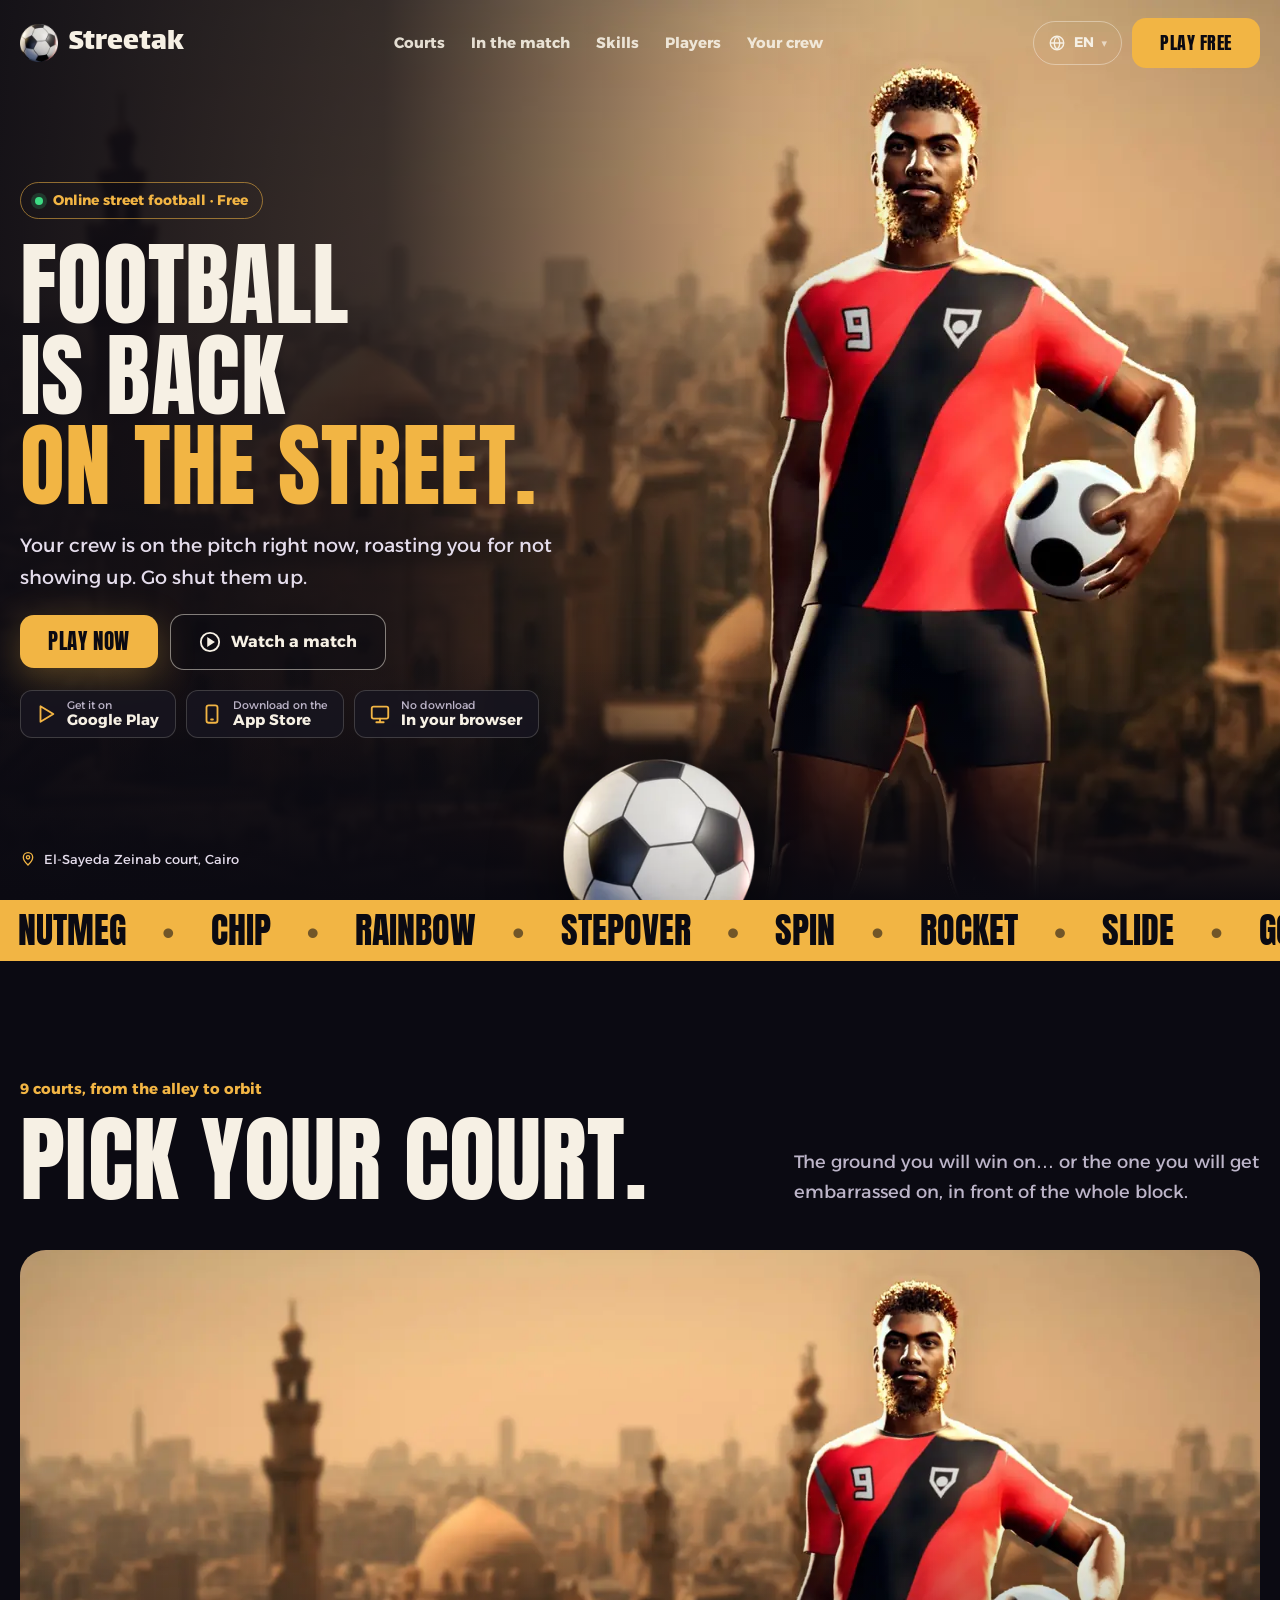
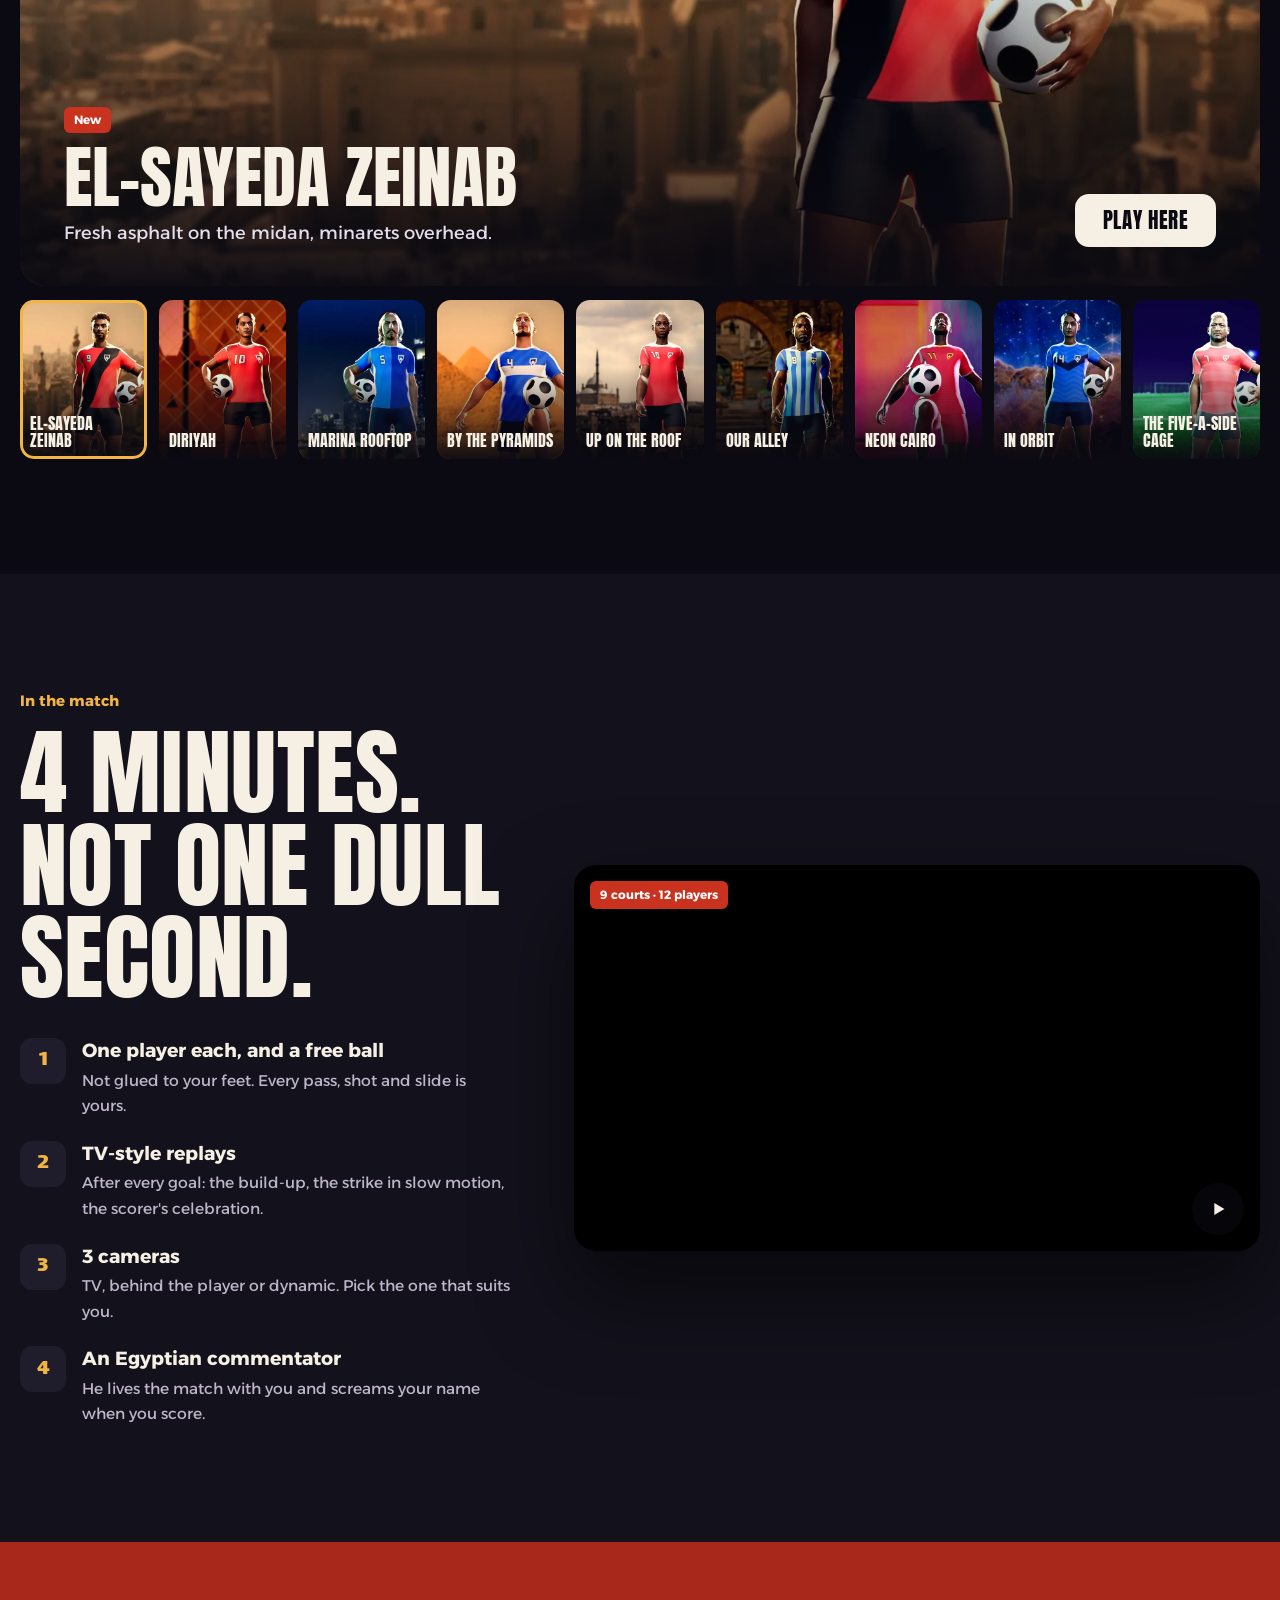
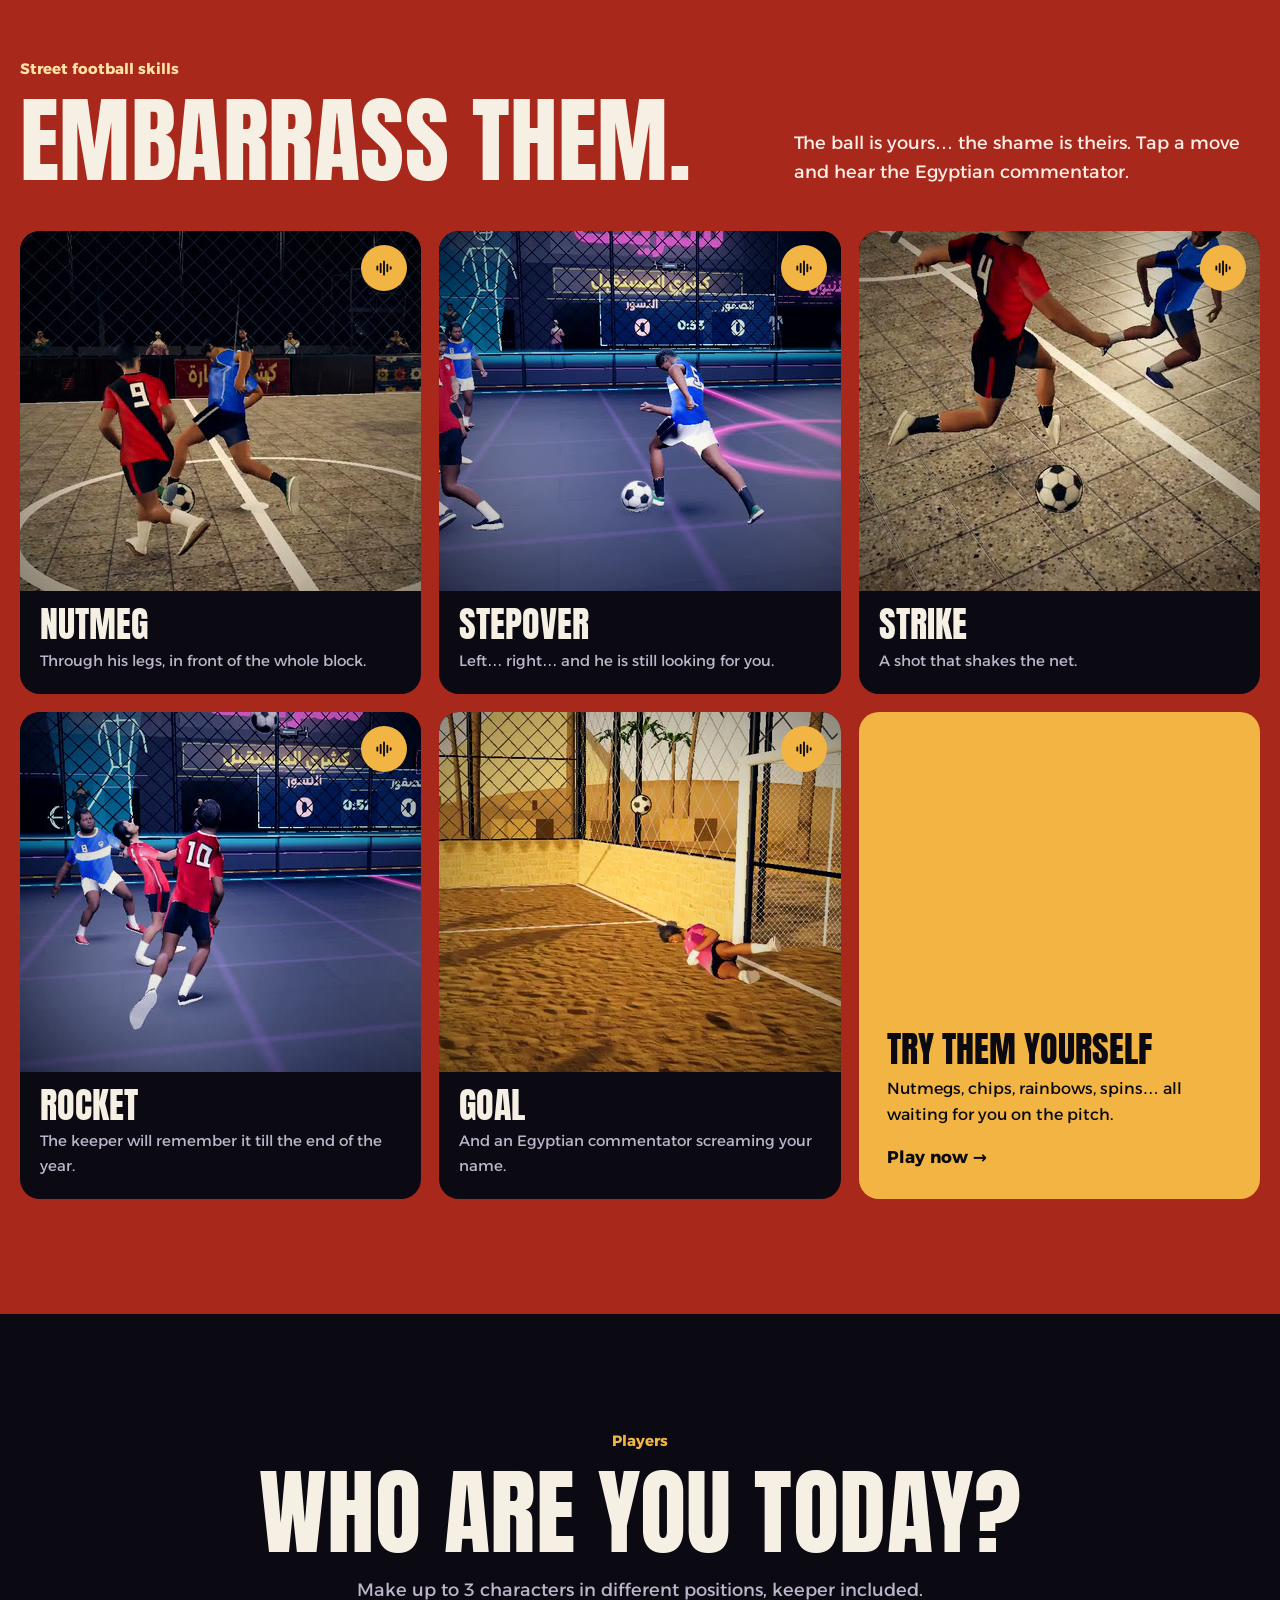
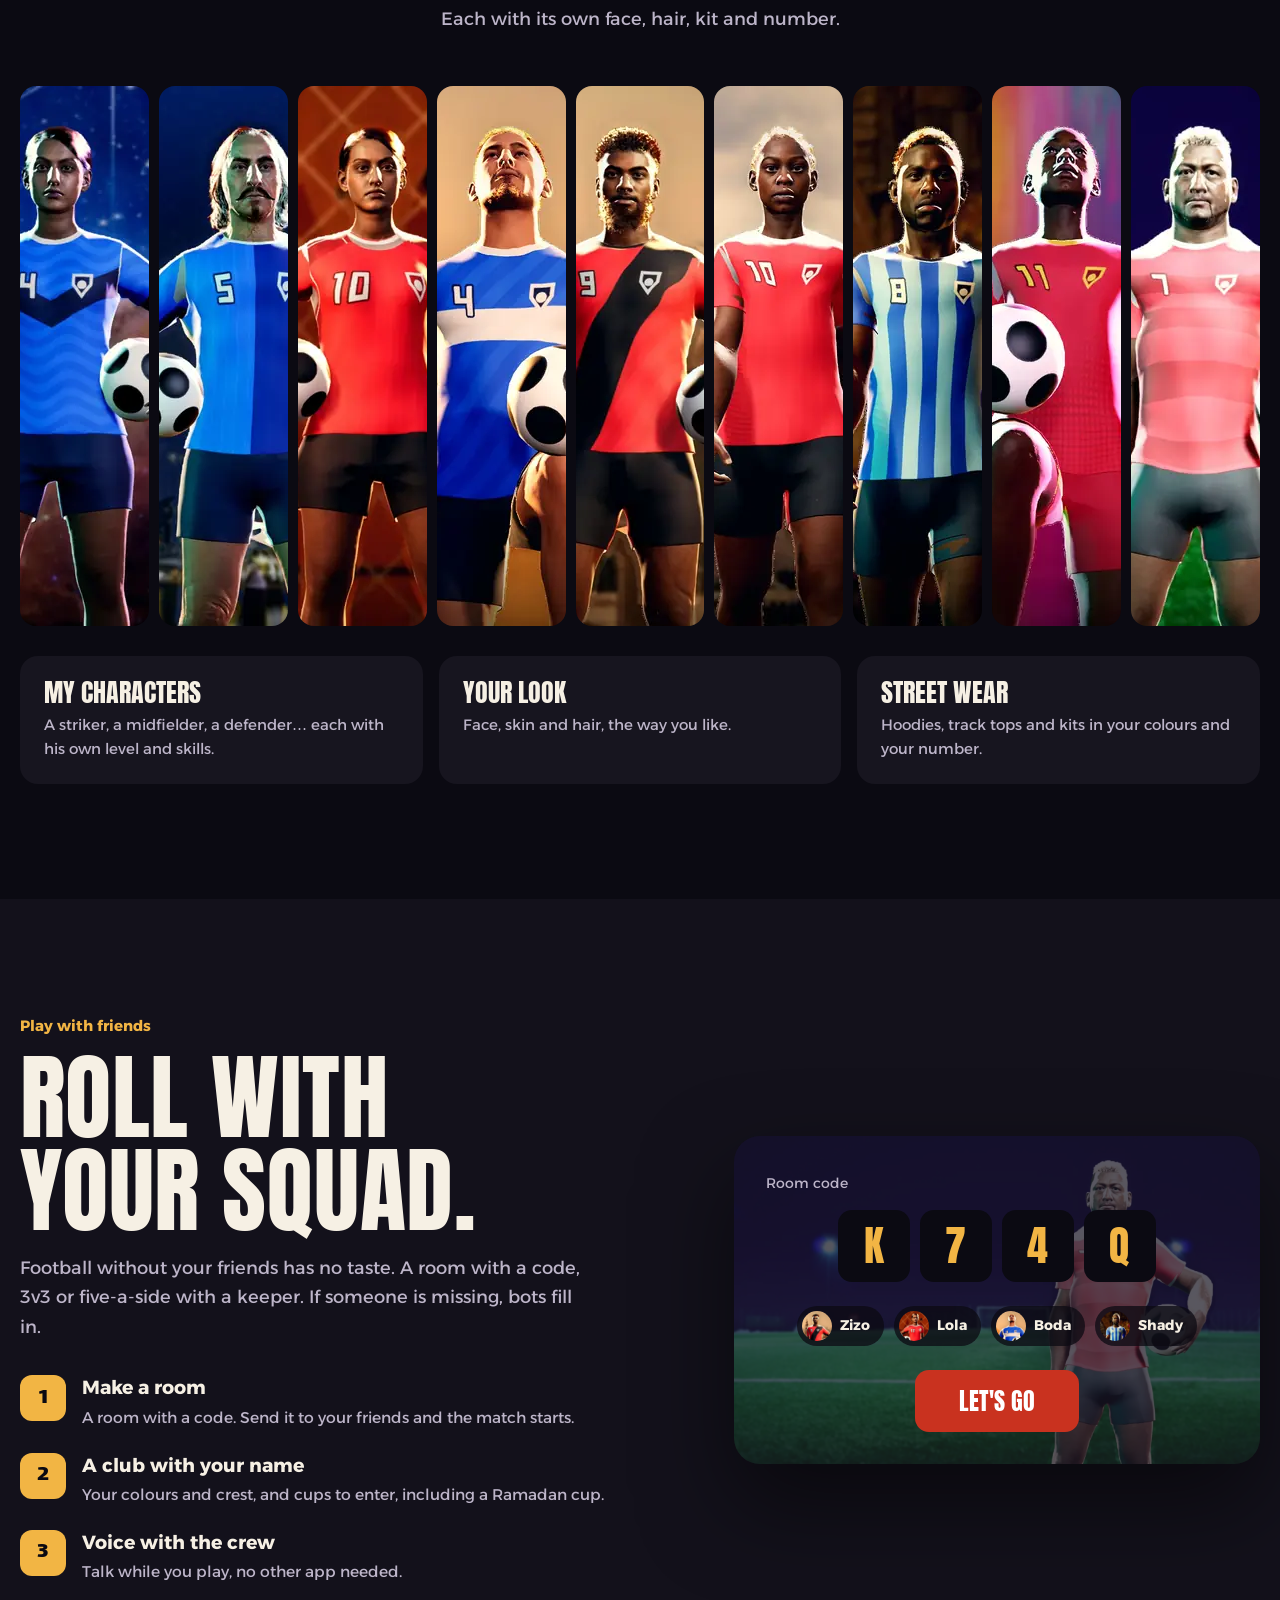
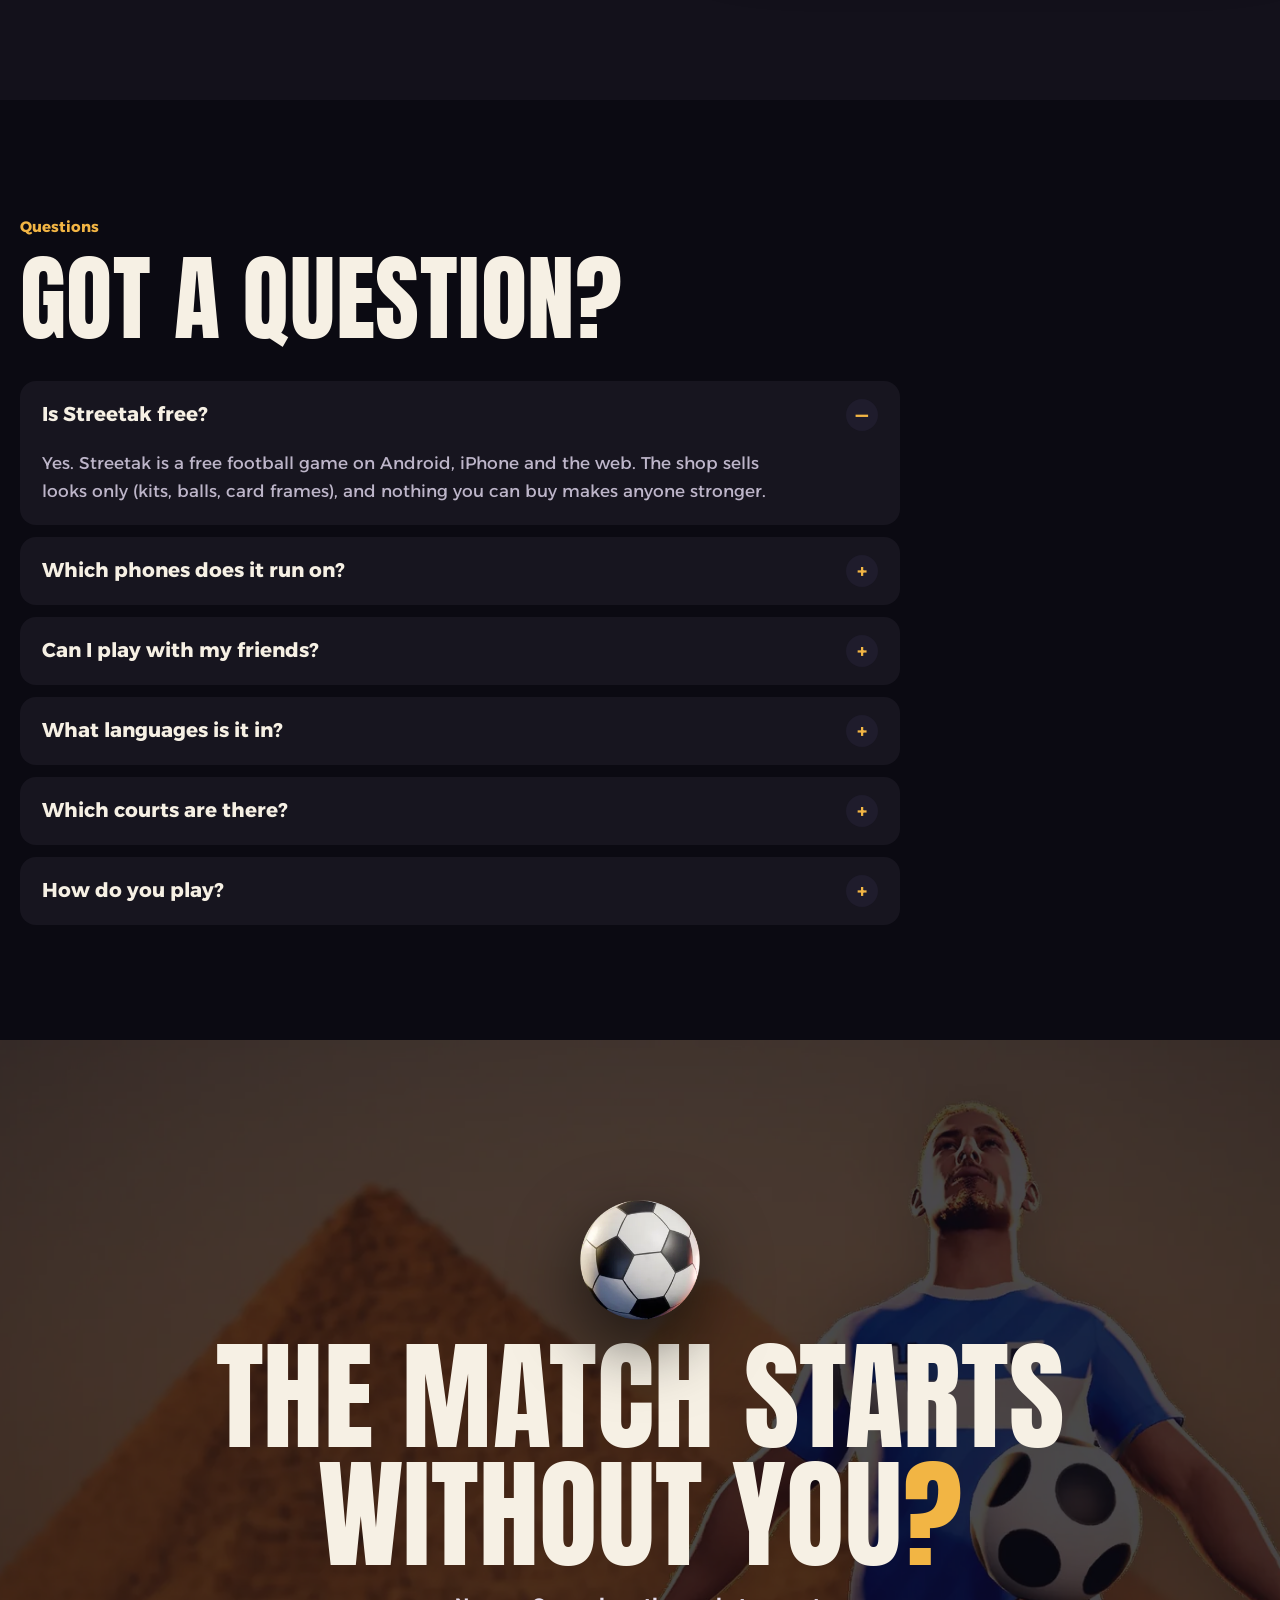
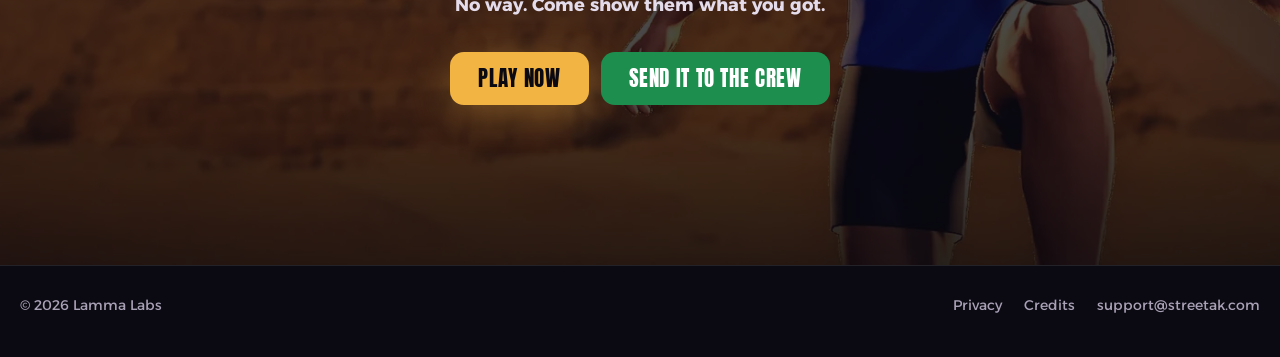
<file: en/index.html>
<!doctype html>
<html lang="en"><head><meta charset="utf-8"><title>Streetak</title><meta name="robots" content="noindex"><link rel="canonical" href="https://streetak.com/"><meta http-equiv="refresh" content="0; url=/"><script>location.replace("/"+location.hash)</script></head><body><a href="/">Streetak</a></body></html>
</file>
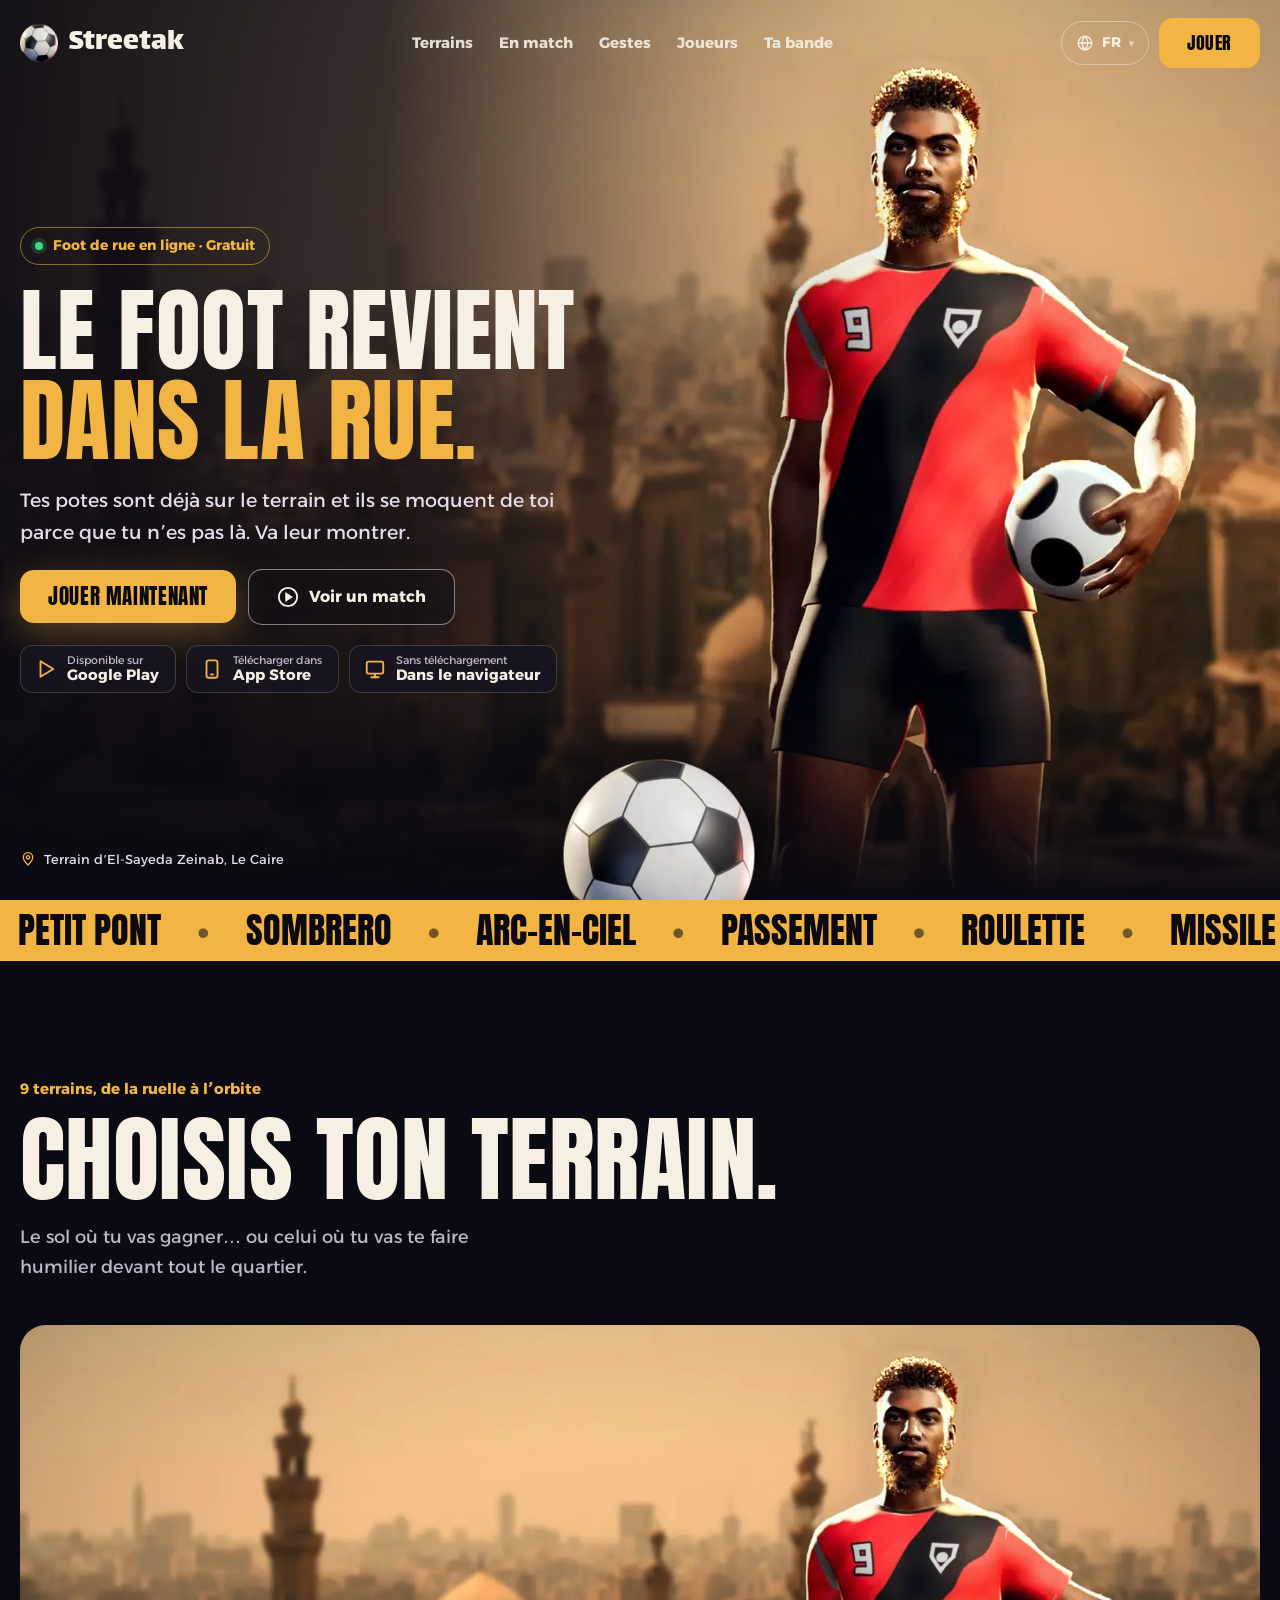
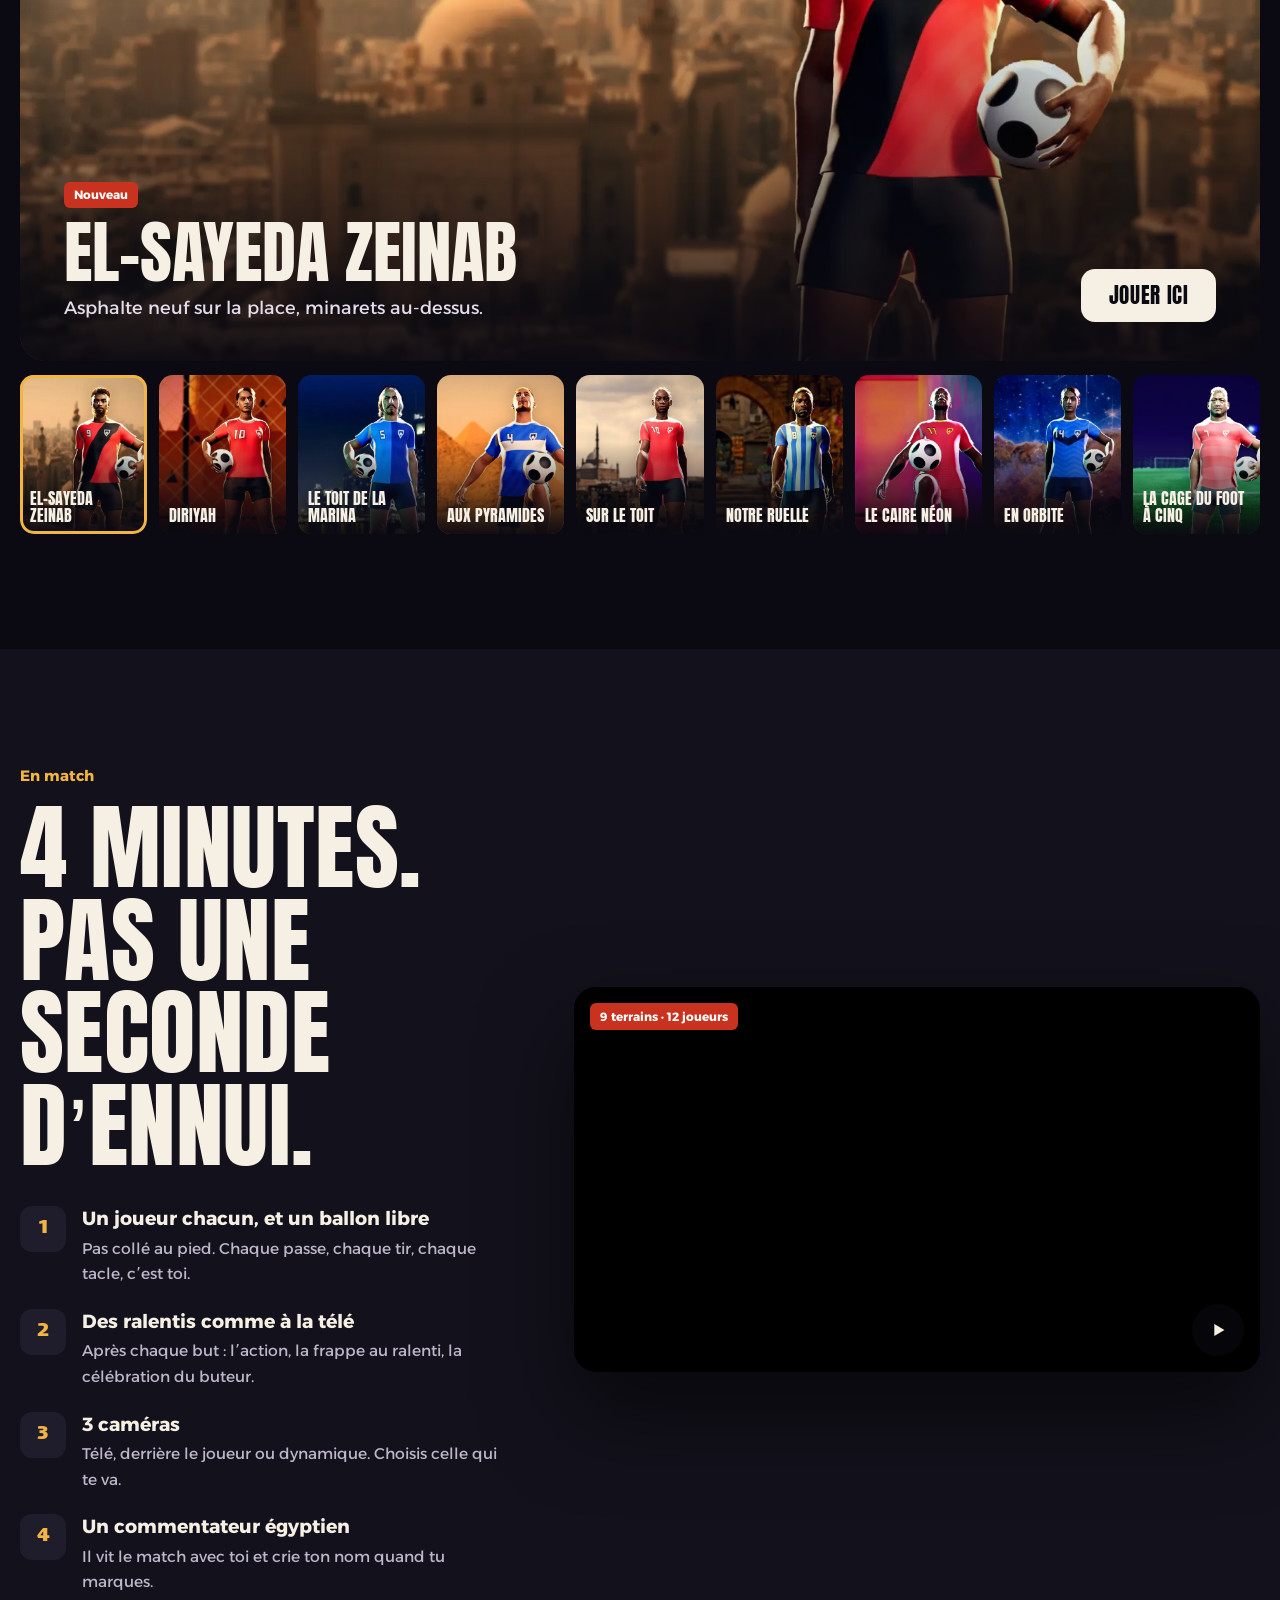
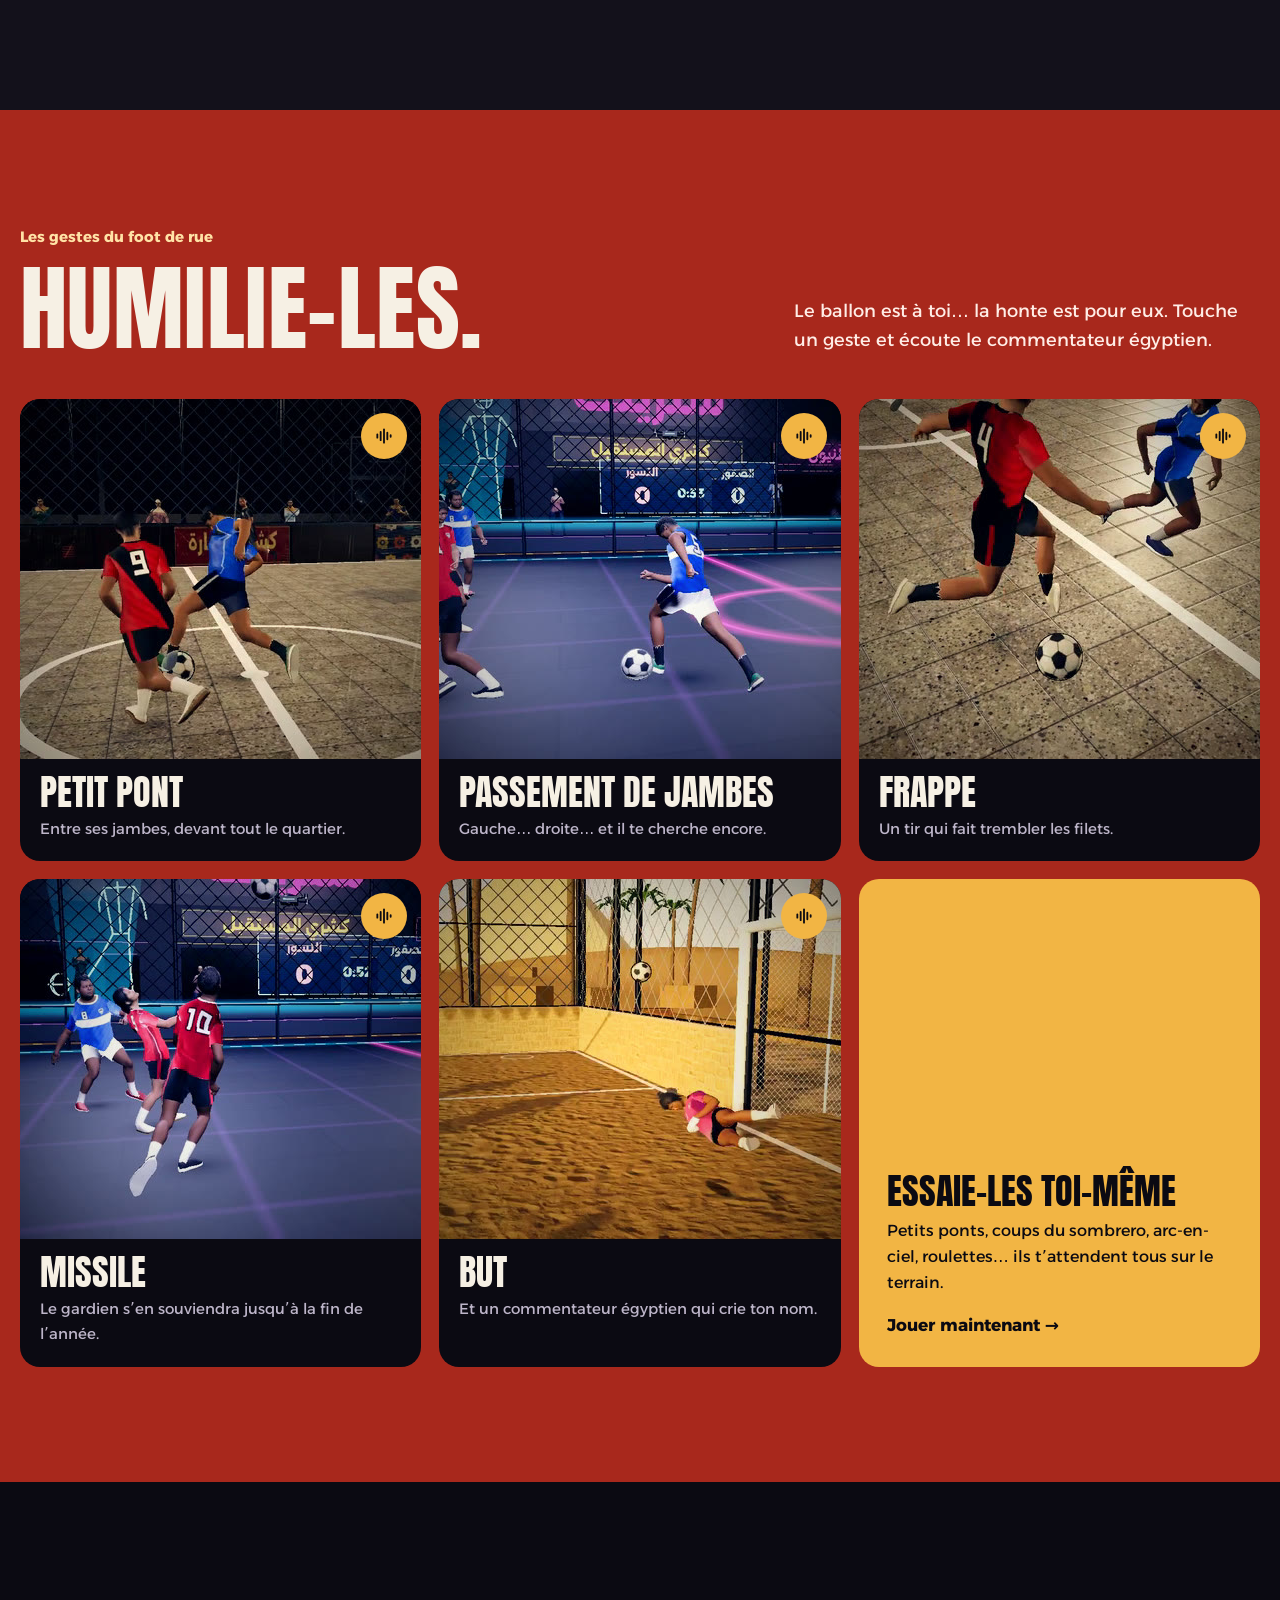
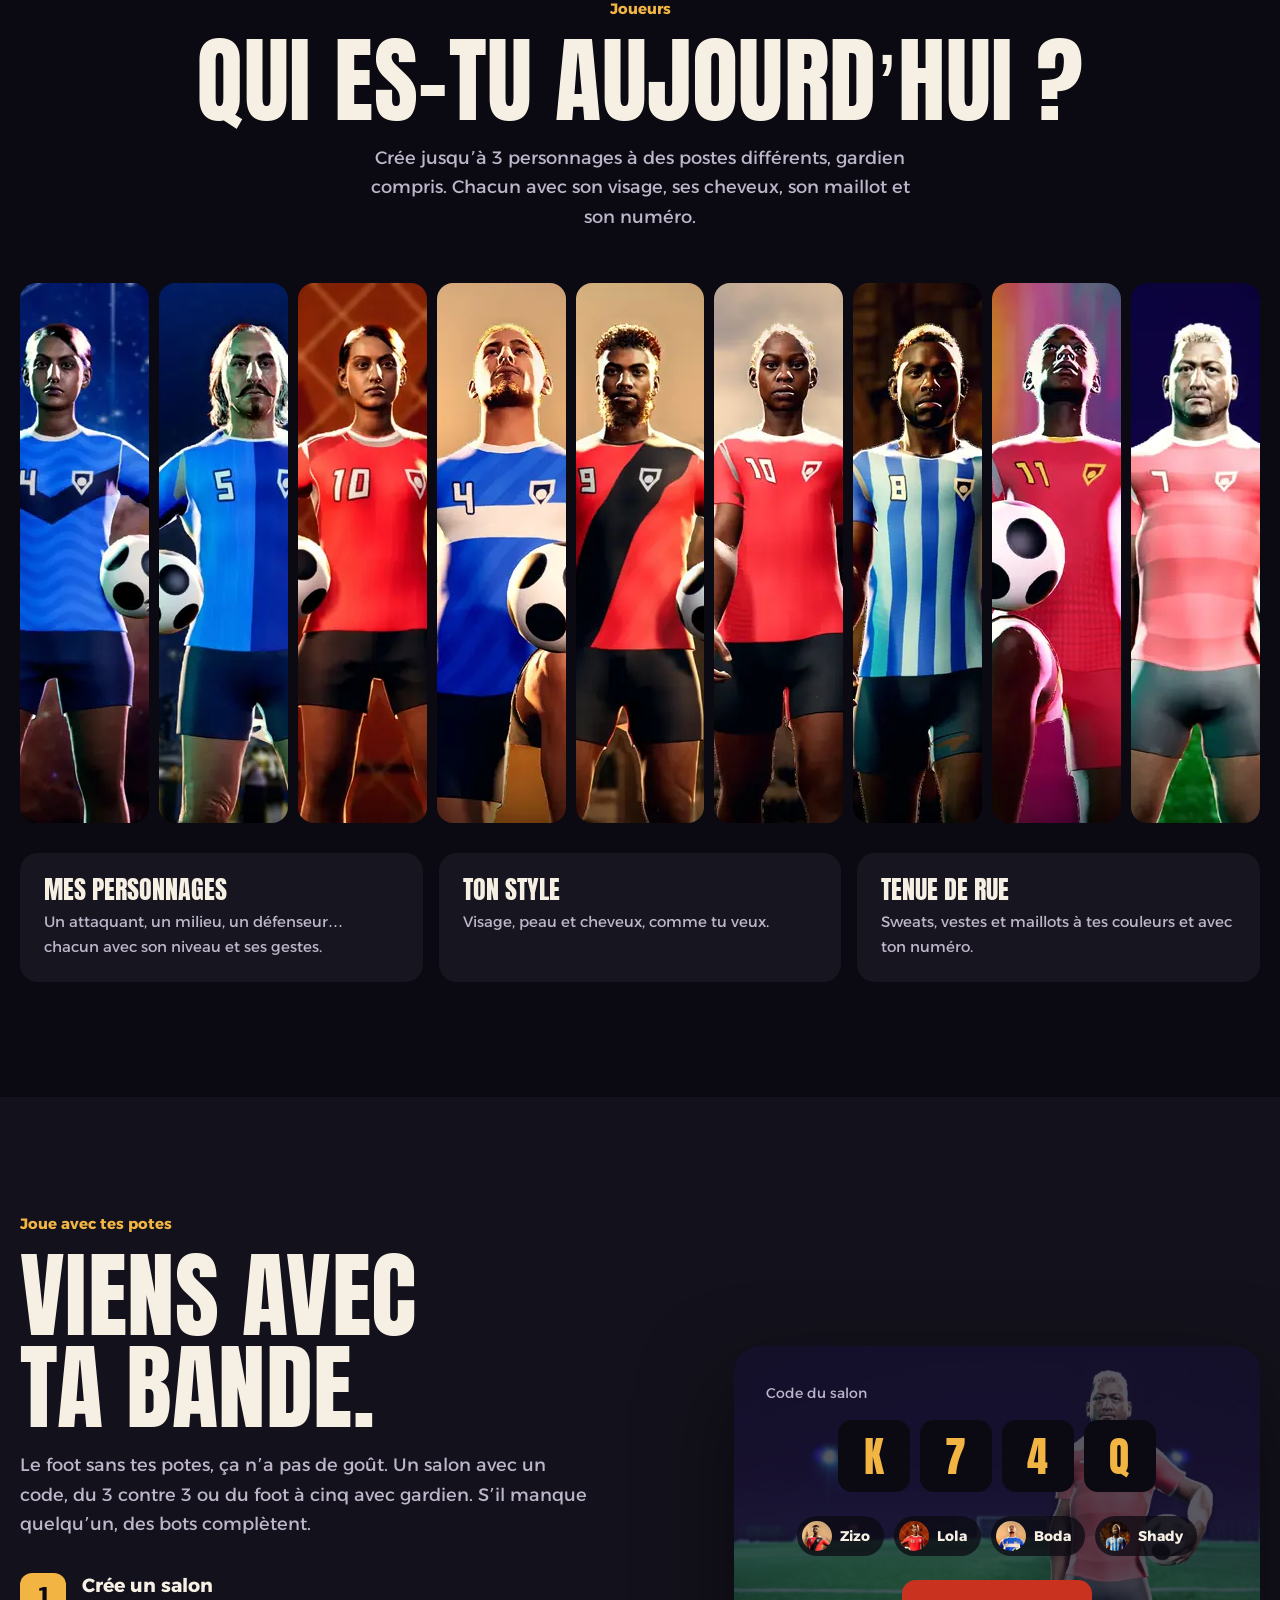
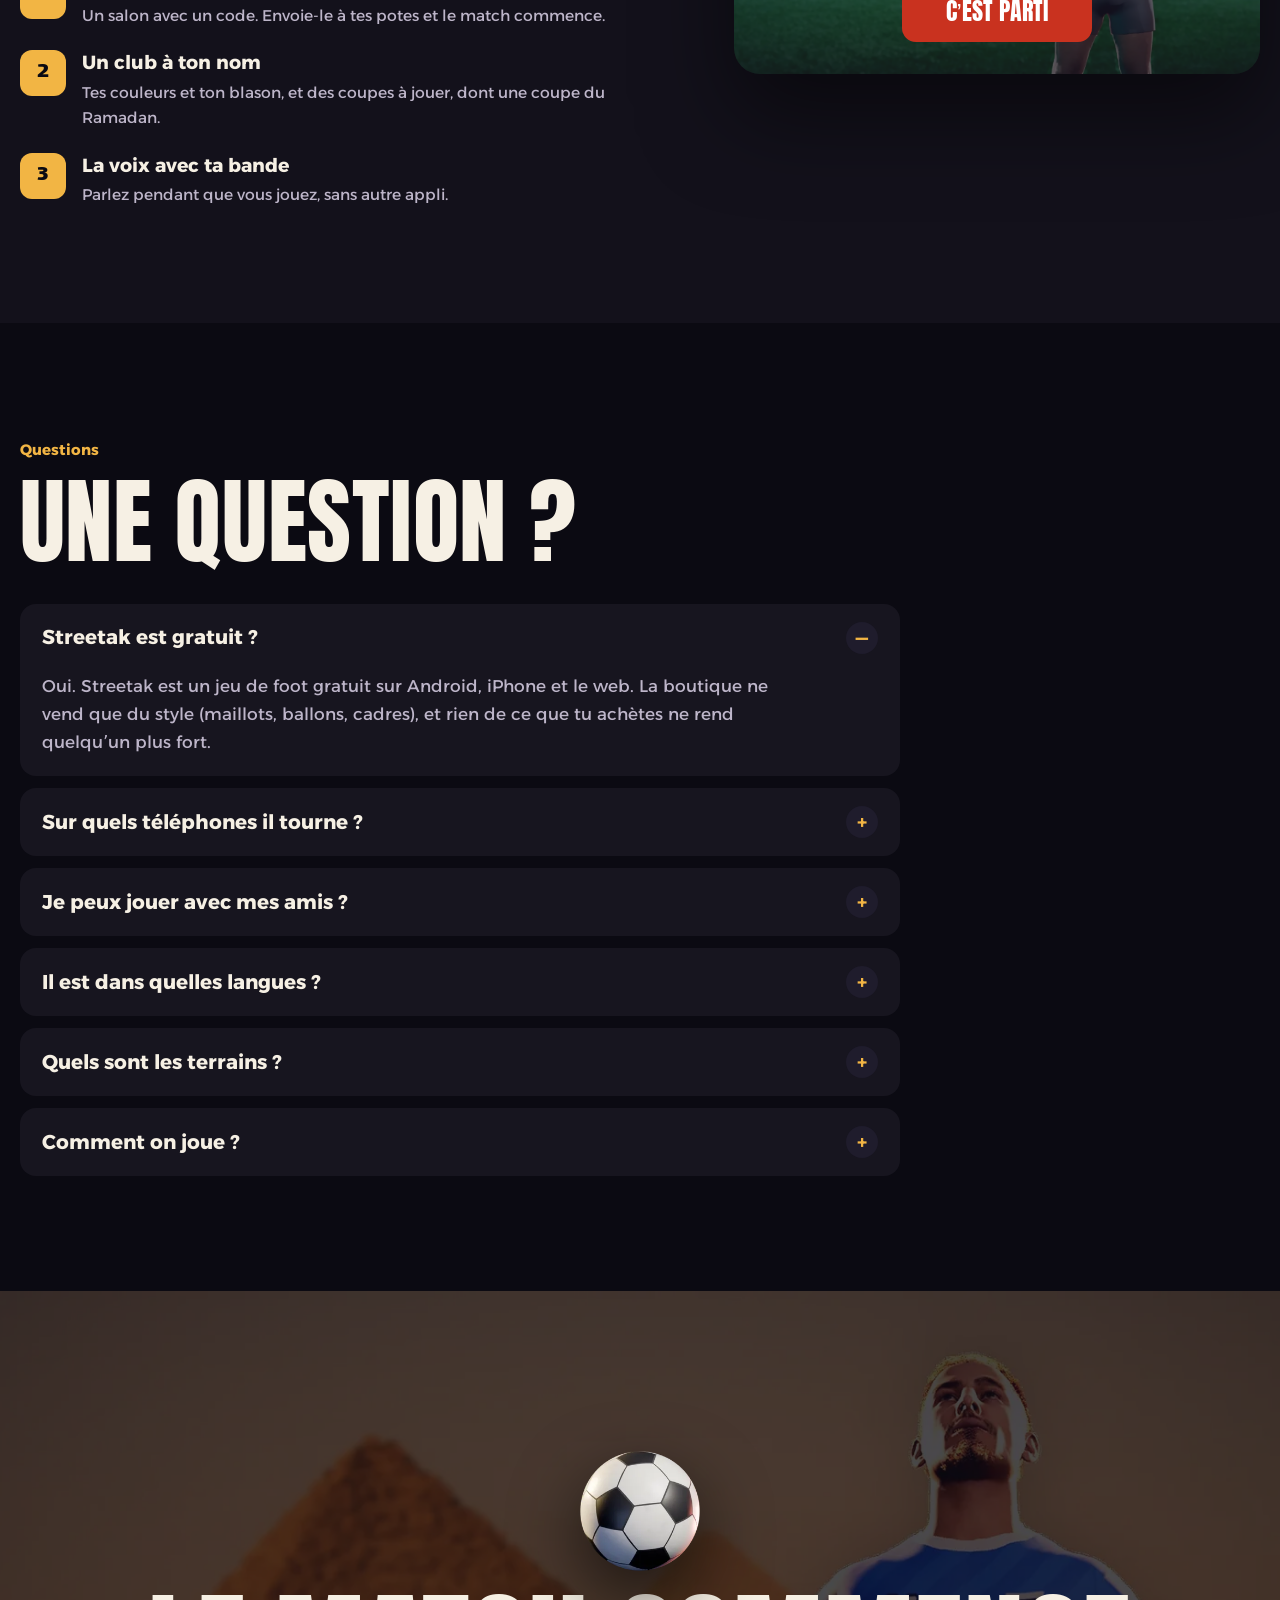
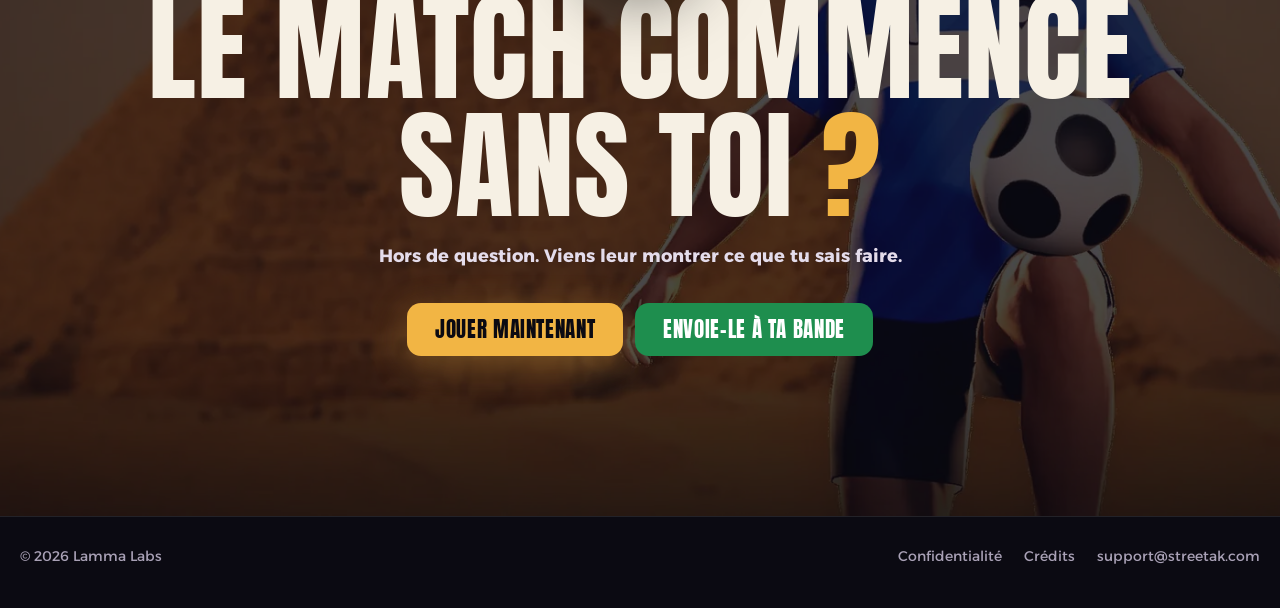
<file: fr/index.html>
<!doctype html>
<!-- GENERATED by tools/build.js from tools/site/page.html and tools/i18n: do not edit by hand -->
<html lang="fr" dir="ltr" data-lang="fr">
<head>
<meta charset="utf-8">
<base href="/">
<meta name="viewport" content="width=device-width, initial-scale=1, viewport-fit=cover">
<!-- seo:start (written by tools/build.js from its SEO table and the FAQ below: edit there, then run node tools/build.js) -->
<title>Streetak : Foot de rue | Jeu de foot en ligne gratuit en 3v3 et 5v5</title>
<meta name="description" content="Jeu de foot de rue en ligne et gratuit : du 3 contre 3 et du 5 contre 5 avec tes potes grâce à un code, des gestes de rue, 9 terrains du Caire à Diriyah et Dubaï, et un commentaire égyptien. Sur Android, iPhone et navigateur.">
<meta name="robots" content="index,follow,max-image-preview:large">
<link rel="canonical" href="https://streetak.com/fr/">
<link rel="alternate" hreflang="en" href="https://streetak.com/">
<link rel="alternate" hreflang="ar" href="https://streetak.com/ar/">
<link rel="alternate" hreflang="pt-BR" href="https://streetak.com/pt-br/">
<link rel="alternate" hreflang="fr" href="https://streetak.com/fr/">
<link rel="alternate" hreflang="x-default" href="https://streetak.com/">
<meta property="og:type" content="website">
<meta property="og:site_name" content="Streetak">
<meta property="og:title" content="Streetak : Foot de rue | Le foot revient dans la rue">
<meta property="og:description" content="Un jeu de foot de rue en ligne et gratuit avec ta bande : 3 contre 3 et 5 contre 5, gestes de rue et 9 terrains. Sur Android, iPhone et navigateur.">
<meta property="og:url" content="https://streetak.com/fr/">
<meta property="og:image" content="https://streetak.com/assets/img/og-fr.jpg?v=20261105b">
<meta property="og:image:width" content="1200">
<meta property="og:image:height" content="630">
<meta property="og:image:alt" content="Streetak : Foot de rue, un jeu de foot en ligne entre amis">
<meta property="og:locale" content="fr_FR">
<meta property="og:locale:alternate" content="en_US">
<meta property="og:locale:alternate" content="ar_EG">
<meta property="og:locale:alternate" content="pt_BR">
<meta name="twitter:card" content="summary_large_image">
<meta name="twitter:title" content="Streetak : Foot de rue | Le foot revient dans la rue">
<meta name="twitter:description" content="Un jeu de foot de rue en ligne et gratuit avec ta bande : 3 contre 3 et 5 contre 5, gestes de rue et 9 terrains. Sur Android, iPhone et navigateur.">
<meta name="twitter:image" content="https://streetak.com/assets/img/og-fr.jpg?v=20261105b">
<meta name="twitter:image:alt" content="Streetak : Foot de rue, un jeu de foot en ligne entre amis">
<script type="application/ld+json">
{
 "@context": "https://schema.org",
 "@graph": [
  {
   "@type": "Organization",
   "@id": "https://streetak.com/#org",
   "name": "Lamma Labs",
   "url": "https://streetak.com/",
   "email": "support@streetak.com",
   "logo": "https://streetak.com/icon-512.png"
  },
  {
   "@type": "WebSite",
   "@id": "https://streetak.com/#website",
   "url": "https://streetak.com/",
   "name": "Streetak",
   "alternateName": [
    "ستريتك",
    "Streetak: Street Football",
    "ستريتك: كورة الشارع"
   ],
   "inLanguage": [
    "en",
    "ar",
    "pt-BR",
    "fr"
   ],
   "publisher": {
    "@id": "https://streetak.com/#org"
   }
  },
  {
   "@type": "WebPage",
   "@id": "https://streetak.com/fr/#webpage",
   "url": "https://streetak.com/fr/",
   "name": "Streetak : Foot de rue | Jeu de foot en ligne gratuit en 3v3 et 5v5",
   "description": "Jeu de foot de rue en ligne et gratuit : du 3 contre 3 et du 5 contre 5 avec tes potes grâce à un code, des gestes de rue, 9 terrains du Caire à Diriyah et Dubaï, et un commentaire égyptien. Sur Android, iPhone et navigateur.",
   "inLanguage": "fr",
   "isPartOf": {
    "@id": "https://streetak.com/#website"
   },
   "about": {
    "@id": "https://streetak.com/#game"
   },
   "primaryImageOfPage": "https://streetak.com/assets/img/og-fr.jpg?v=20261105b"
  },
  {
   "@type": "VideoGame",
   "@id": "https://streetak.com/#game",
   "name": "Streetak : Foot de rue",
   "alternateName": [
    "Streetak",
    "ستريتك",
    "Streetak: Street Football",
    "ستريتك: كورة الشارع"
   ],
   "url": "https://streetak.com/fr/",
   "description": "Un jeu de foot de rue en ligne et gratuit, en 3 contre 3 et 5 contre 5 : un joueur chacun et un ballon libre, des gestes de rue (petit pont, arc-en-ciel, roulette, passement de jambes, feinte de frappe, tacle glissé), 9 terrains (El-Sayeda Zeinab, un toit du Caire, une ruelle, les pyramides, Le Caire Néon, une cage de foot à cinq, l’orbite, Diriyah et un toit sur la marina de Dubaï), des ralentis comme à la télé, des salons entre amis avec un code, des clubs et des coupes, et un commentaire égyptien. Rien de ce que tu achètes ne rend quelqu’un plus fort.",
   "image": "https://streetak.com/assets/img/og-fr.jpg?v=20261105b",
   "screenshot": [
    "https://streetak.com/assets/img/k/sayeda-w.webp",
    "https://streetak.com/assets/img/k/riyadh-w.webp",
    "https://streetak.com/assets/img/k/dubai-w.webp",
    "https://streetak.com/assets/img/k/sand-w.webp",
    "https://streetak.com/assets/img/k/roof-w.webp",
    "https://streetak.com/assets/img/k/street-w.webp",
    "https://streetak.com/assets/img/k/neon-w.webp",
    "https://streetak.com/assets/img/k/space-w.webp",
    "https://streetak.com/assets/img/k/turf-w.webp"
   ],
   "trailer": {
    "@type": "VideoObject",
    "name": "Streetak : les terrains et les joueurs du foot de rue",
    "description": "Une visite des neuf terrains de Streetak et de leurs joueurs : El-Sayeda Zeinab, Diriyah, le toit de la Marina, les pyramides, le toit, la ruelle, Le Caire Néon, l’orbite et la cage du foot à cinq.",
    "thumbnailUrl": "https://streetak.com/assets/video/reel.jpg",
    "contentUrl": "https://streetak.com/assets/video/reel.mp4",
    "uploadDate": "2026-11-05T12:00:00+02:00",
    "duration": "PT18S",
    "inLanguage": "fr"
   },
   "genre": [
    "Sport",
    "Football",
    "Foot de rue",
    "Multijoueur en ligne"
   ],
   "gamePlatform": [
    "Android",
    "iOS",
    "Web browser"
   ],
   "operatingSystem": "Android, iOS, Web",
   "applicationCategory": "GameApplication",
   "applicationSubCategory": "Sports",
   "playMode": "MultiPlayer",
   "inLanguage": [
    "en",
    "ar"
   ],
   "isAccessibleForFree": true,
   "offers": {
    "@type": "Offer",
    "price": "0",
    "priceCurrency": "USD",
    "availability": "https://schema.org/InStock",
    "url": "https://play.streetak.com/"
   },
   "publisher": {
    "@id": "https://streetak.com/#org"
   },
   "author": {
    "@id": "https://streetak.com/#org"
   },
   "sameAs": [
    "https://play.google.com/store/apps/details?id=com.streetak.football",
    "https://apps.apple.com/app/id6826257319",
    "https://play.streetak.com/"
   ]
  },
  {
   "@type": "FAQPage",
   "@id": "https://streetak.com/fr/#faq",
   "inLanguage": "fr",
   "mainEntity": [
    {
     "@type": "Question",
     "name": "Streetak est gratuit ?",
     "acceptedAnswer": {
      "@type": "Answer",
      "text": "Oui. Streetak est un jeu de foot gratuit sur Android, iPhone et le web. La boutique ne vend que du style (maillots, ballons, cadres), et rien de ce que tu achètes ne rend quelqu’un plus fort."
     }
    },
    {
     "@type": "Question",
     "name": "Sur quels téléphones il tourne ?",
     "acceptedAnswer": {
      "@type": "Answer",
      "text": "Sur les téléphones Android via Google Play et sur iPhone via l’App Store. Si tu préfères ne rien télécharger, joue dans le navigateur sur play.streetak.com, sur téléphone ou sur ordinateur."
     }
    },
    {
     "@type": "Question",
     "name": "Je peux jouer avec mes amis ?",
     "acceptedAnswer": {
      "@type": "Answer",
      "text": "Bien sûr. Crée un salon, envoie le code à tes amis et jouez en ligne, en 3 contre 3 ou 5 contre 5 avec gardien. S’il manque quelqu’un, des bots complètent. Tu peux aussi créer un club à ton nom et jouer des coupes, dont une coupe du Ramadan."
     }
    },
    {
     "@type": "Question",
     "name": "Il est dans quelles langues ?",
     "acceptedAnswer": {
      "@type": "Answer",
      "text": "Pour l’instant en anglais et en arabe égyptien, avec un commentateur égyptien qui vit le match avec toi."
     }
    },
    {
     "@type": "Question",
     "name": "Quels sont les terrains ?",
     "acceptedAnswer": {
      "@type": "Answer",
      "text": "Neuf : El-Sayeda Zeinab, sur le toit, notre ruelle, aux pyramides, Le Caire Néon, la cage du foot à cinq, en orbite, Diriyah en Arabie saoudite et le toit de la Marina aux Émirats. Chaque sol change la façon dont le ballon roule et la longueur de tes glissades."
     }
    },
    {
     "@type": "Question",
     "name": "Comment on joue ?",
     "acceptedAnswer": {
      "@type": "Answer",
      "text": "Tu contrôles un joueur, et le ballon est libre, pas collé à ton pied. Tu as les gestes de la rue : petits ponts, arc-en-ciel, roulettes, passements de jambes, la feinte de frappe et les tacles glissés. Les matchs durent quatre minutes."
     }
    }
   ]
  }
 ]
}
</script>
<!-- seo:end -->
<meta name="theme-color" content="#0b0a12">
<meta name="color-scheme" content="dark">
<link rel="icon" href="favicon.svg" type="image/svg+xml">
<link rel="icon" href="favicon-32.png" sizes="32x32" type="image/png">
<link rel="apple-touch-icon" href="apple-touch-icon.png">
<link rel="manifest" href="site.webmanifest">
<link rel="preload" as="image" href="assets/img/k/sayeda-w.webp?v=20261105b" fetchpriority="high">
<link rel="preload" href="assets/fonts/lalezar-arabic-400-normal.woff2" as="font" type="font/woff2" crossorigin>
<link rel="preload" href="assets/fonts/alexandria-arabic-400-normal.woff2" as="font" type="font/woff2" crossorigin>
<style>
@font-face{font-family:Lalezar;font-display:swap;src:url(assets/fonts/lalezar-arabic-400-normal.woff2) format("woff2");unicode-range:U+0600-06FF,U+0750-077F,U+FB50-FDFF,U+FE70-FEFC}
@font-face{font-family:Lalezar;font-display:swap;src:url(assets/fonts/lalezar-latin-400-normal.woff2) format("woff2");unicode-range:U+0000-00FF}
@font-face{font-family:Alexandria;font-weight:400;font-display:swap;src:url(assets/fonts/alexandria-arabic-400-normal.woff2) format("woff2");unicode-range:U+0600-06FF,U+0750-077F,U+FB50-FDFF,U+FE70-FEFC}
@font-face{font-family:Alexandria;font-weight:700;font-display:swap;src:url(assets/fonts/alexandria-arabic-700-normal.woff2) format("woff2");unicode-range:U+0600-06FF,U+0750-077F,U+FB50-FDFF,U+FE70-FEFC}
@font-face{font-family:Alexandria;font-weight:400;font-display:swap;src:url(assets/fonts/alexandria-latin-400-normal.woff2) format("woff2");unicode-range:U+0000-00FF}
@font-face{font-family:Alexandria;font-weight:700;font-display:swap;src:url(assets/fonts/alexandria-latin-700-normal.woff2) format("woff2");unicode-range:U+0000-00FF}
@font-face{font-family:Anton;font-display:swap;src:url(assets/fonts/anton-latin-400-normal.woff2) format("woff2");unicode-range:U+0000-00FF}

/* «Floodlight» (5 Nov 2026): a street match at night. The Unreal key art of the nine courts, a Blender ball,
   ink ground, sun-gold for the actions, team red for the skills band. Lalezar for the Arabic titles, Anton for the English. */
:root{--ink:#0b0a12;--ink2:#13111b;--card:#17151f;--card2:#1f1c2c;--paper:#f6f0e4;--soft:#e4dceb;--mute:#bdb5c9;
  --gold:#f2b544;--red:#c9321f;--band:#a8281c;--wa:#1e8e4e;
  --disp:"Lalezar",Impact,sans-serif;--body:"Alexandria",system-ui,sans-serif}
html:not([lang=ar]){--disp:"Anton","Lalezar",Impact,sans-serif}
*{box-sizing:border-box}
html{scroll-behavior:smooth;-webkit-text-size-adjust:100%}
body{margin:0;background:var(--ink);color:var(--paper);font-family:var(--body);font-size:17px;line-height:1.65;overflow-x:hidden}
img,video{display:block;max-width:100%}
a{color:inherit;text-decoration:none}
button{font:inherit;color:inherit}
:focus-visible{outline:3px solid var(--gold);outline-offset:3px}
.skip{position:absolute;inset-inline-start:12px;top:-60px;z-index:99;background:var(--gold);color:var(--ink);padding:10px 16px;border-radius:10px;font-weight:700}
.skip:focus{top:12px}
.wrap{width:100%;max-width:1280px;margin-inline:auto;padding-left:max(20px,env(safe-area-inset-left,0px));padding-right:max(20px,env(safe-area-inset-right,0px))}
.disp{font-family:var(--disp);font-weight:400;line-height:.92;margin:0;text-wrap:balance}
html:not([lang=ar]) .disp{text-transform:uppercase;line-height:.98;letter-spacing:.005em}
.kick{margin:0 0 12px;font-weight:700;font-size:15px;color:var(--gold)}
.lead{font-size:clamp(16px,1.4vw,19px);color:var(--mute);margin:16px 0 0;max-width:32em}
.sec{padding-block:clamp(72px,9vw,120px)}
.head{display:flex;justify-content:space-between;align-items:flex-end;gap:16px 40px;flex-wrap:wrap}
.head .lead{margin:0;max-width:26em}
h2.disp{font-size:clamp(54px,7.4vw,104px)}

/* buttons */
.btn{display:inline-flex;align-items:center;justify-content:center;gap:10px;min-height:48px;font-family:var(--disp);font-size:24px;line-height:1;padding:17px 30px 14px;border-radius:14px;border:0;cursor:pointer;white-space:nowrap;transition:transform .15s,box-shadow .15s,background .15s}
html:not([lang=ar]) .btn{text-transform:uppercase;letter-spacing:.03em;font-size:21px;padding:16px 28px}
.btn:hover{transform:translateY(-2px)}
.btn:active{transform:translateY(1px)}
.b-gold{background:var(--gold);color:var(--ink);box-shadow:0 10px 36px rgba(242,181,68,.32)}
.b-gold:hover{background:#ffc75e}
.b-ghost{font-family:var(--body);font-weight:700;font-size:16px;color:var(--paper);background:rgba(11,10,18,.4);border:1.5px solid rgba(246,240,228,.5);padding:14px 22px}
html:not([lang=ar]) .b-ghost{text-transform:none;font-size:16px;letter-spacing:0}
.b-ghost svg{width:22px;height:22px}
.b-wa{background:var(--wa);color:#fff}

/* nav */
.nav{position:absolute;top:0;right:0;left:0;z-index:20}
.nav .wrap{display:flex;align-items:center;justify-content:space-between;gap:16px;padding-block:18px}
.brand{display:flex;align-items:center;gap:10px;font-family:"Lalezar",var(--disp);font-size:32px;line-height:1}
.brand img{width:38px;height:38px}
.menu{display:flex;gap:26px;font-weight:700;font-size:15px}
.menu a{opacity:.9}.menu a:hover{opacity:1;color:var(--gold)}
.navr{display:flex;align-items:center;gap:10px}
.langs{position:relative}
.langs summary{list-style:none;display:inline-flex;align-items:center;gap:8px;min-height:44px;font-weight:700;font-size:14px;border:1.5px solid rgba(246,240,228,.45);border-radius:999px;padding:0 14px;cursor:pointer;user-select:none}
.langs summary::-webkit-details-marker{display:none}
.langs summary:hover,.langs[open] summary{border-color:var(--paper)}
.langs summary svg{width:18px;height:18px;fill:none;stroke:currentColor;stroke-width:1.8}
.langs summary i{font-style:normal;opacity:.7;font-size:11px}
.langs ul{position:absolute;top:calc(100% + 8px);inset-inline-end:0;z-index:30;margin:0;padding:6px;list-style:none;min-width:240px;background:var(--card);border:1px solid rgba(246,240,228,.14);border-radius:14px;box-shadow:0 20px 50px rgba(0,0,0,.5)}
.langs li a{white-space:nowrap;display:flex;align-items:center;justify-content:space-between;gap:12px;min-height:44px;padding:0 14px;border-radius:10px;font-weight:700;font-size:15px}
.langs li a:hover{background:var(--card2)}
.langs li a[aria-current]{color:var(--gold)}
.langs li a small{font-size:12px;color:var(--mute);font-weight:400}
.nav .btn{font-size:20px;padding:12px 20px 10px;min-height:44px;box-shadow:none}
html:not([lang=ar]) .nav .btn{font-size:18px}

/* hero: the El-Sayeda Zeinab clip, the words on the side away from the player */
.hero{position:relative;min-height:min(900px,100svh);display:flex;align-items:center;overflow:hidden;isolation:isolate}
.hero-bg,.hero-bg img,.hero-bg video{position:absolute;inset:0;width:100%;height:100%;object-fit:cover;object-position:72% 30%}
.hero-bg{z-index:-1}
.hero::before{content:"";position:absolute;inset:0;z-index:0;background:linear-gradient(90deg,rgba(11,10,18,.95) 0%,rgba(11,10,18,.8) 30%,rgba(11,10,18,.18) 58%,rgba(11,10,18,0) 72%)}
.hero::after{content:"";position:absolute;inset:auto 0 0;height:240px;z-index:0;background:linear-gradient(0deg,var(--ink),rgba(11,10,18,0))}
.hero .wrap{position:relative;z-index:2;display:flex;padding-block:140px 120px}
.copy{margin-right:auto;margin-left:0;max-width:600px;display:flex;flex-direction:column;gap:20px}
.pill{align-self:flex-start;display:inline-flex;align-items:center;gap:10px;font-weight:700;font-size:14px;color:var(--gold);border:1.5px solid rgba(242,181,68,.55);border-radius:999px;padding:6px 14px;margin:0}
.pill i{width:8px;height:8px;border-radius:50%;background:#3ddc84;box-shadow:0 0 0 4px rgba(61,220,132,.18)}
h1.disp{font-size:clamp(70px,9.4vw,136px)}
html:not([lang=ar]) h1.disp{font-size:clamp(56px,7.2vw,104px)}
h1 .l{display:block}
h1 .g{color:var(--gold)}
.sub{margin:0;font-size:clamp(17px,1.5vw,20px);color:var(--soft);max-width:30em}
.ctas{display:flex;flex-wrap:wrap;gap:12px;align-items:center}
.stores{display:flex;flex-wrap:wrap;gap:10px}
.store{display:inline-flex;align-items:center;gap:10px;min-height:48px;background:rgba(23,21,31,.88);border:1px solid rgba(246,240,228,.18);border-radius:12px;padding:6px 16px 6px 14px;transition:border-color .15s}
.store:hover{border-color:var(--gold)}
.store svg{width:22px;height:22px;flex:none;fill:none;stroke:var(--gold);stroke-width:2;stroke-linecap:round;stroke-linejoin:round}
.store span{display:flex;flex-direction:column;line-height:1.15;text-align:start}
.store small{font-size:11px;color:var(--mute)}
.store b{font-size:15px}
.where{position:absolute;z-index:2;bottom:30px;inset-inline-start:max(20px,calc((100vw - 1280px)/2 + 20px));margin:0;display:flex;align-items:center;gap:8px;font-size:13px;color:var(--soft)}
.where svg{width:16px;height:16px;fill:none;stroke:var(--gold);stroke-width:2}
/* the Blender ball: it spins as the page scrolls (a 24-frame strip) */
.spin{display:block;position:absolute;z-index:3;width:clamp(120px,15vw,210px);aspect-ratio:1;background:url(assets/img/ball-spin.webp?v=20261105b) 0 0/2400% 100% no-repeat;filter:drop-shadow(0 26px 34px rgba(0,0,0,.6));pointer-events:none}
.hero .spin{bottom:clamp(-60px,-4vw,-30px);left:44%}

/* ticker */
.ticker{background:var(--gold);color:var(--ink);overflow:hidden;white-space:nowrap}
.ticker .row{display:inline-flex;animation:mq 40s linear infinite;padding-block:11px}
.ticker span{font-family:var(--disp);font-size:clamp(24px,2.8vw,36px);line-height:1.1;padding-inline:18px}
html:not([lang=ar]) .ticker span{text-transform:uppercase}
.ticker span:nth-child(even){opacity:.55}
@keyframes mq{to{transform:translateX(50%)}}
html[dir=ltr] .ticker .row{animation-name:mqr}
@keyframes mqr{to{transform:translateX(-50%)}}

/* courts: the court's own clip and its player, nine tabs */
.stage{position:relative;margin-top:44px;border-radius:26px;overflow:hidden;aspect-ratio:16/8.2;background:var(--card)}
.stage video,.stage img{position:absolute;inset:0;width:100%;height:100%;object-fit:cover;object-position:60% 35%}
.stage::after{content:"";position:absolute;inset:0;background:linear-gradient(0deg,rgba(11,10,18,.92) 0%,rgba(11,10,18,.3) 36%,rgba(11,10,18,0) 58%);pointer-events:none}
.stage .cap{position:absolute;z-index:2;inset:auto 0 0;padding:clamp(20px,3vw,40px) clamp(20px,3.4vw,44px);display:flex;justify-content:space-between;align-items:flex-end;gap:18px;flex-wrap:wrap}
.new{display:inline-block;font-weight:700;font-size:12px;background:var(--red);color:#fff;border-radius:6px;padding:3px 10px;margin-bottom:10px}
.new[hidden]{display:none}
.stage h3{margin:0;font-family:var(--disp);font-weight:400;font-size:clamp(40px,5.4vw,74px);line-height:1}
html:not([lang=ar]) .stage h3{text-transform:uppercase}
.stage p{margin:6px 0 0;font-size:clamp(15px,1.4vw,18px);color:var(--soft)}
.stage .btn{background:var(--paper);color:var(--ink);font-size:21px;padding:14px 24px 12px}
.tabs{display:grid;grid-template-columns:repeat(9,minmax(0,1fr));gap:12px;margin-top:14px}
.tab{position:relative;padding:0;border:0;border-radius:14px;overflow:hidden;background:var(--card);cursor:pointer;aspect-ratio:4/5;text-align:start}
.tab img{position:absolute;inset:0;width:100%;height:100%;object-fit:cover;transition:transform .45s}
.tab:hover img{transform:scale(1.07)}
.tab::before{content:"";position:absolute;inset:0;z-index:1;background:linear-gradient(0deg,rgba(11,10,18,.92),rgba(11,10,18,0) 58%)}
.tab::after{content:"";position:absolute;inset:0;z-index:2;border:3px solid transparent;border-radius:14px;transition:border-color .2s}
.tab[aria-selected=true]::after{border-color:var(--gold)}
.tab b{position:absolute;z-index:3;inset:auto 10px 10px;font-family:var(--disp);font-weight:400;font-size:19px;line-height:1.05}
html:not([lang=ar]) .tab b{text-transform:uppercase;font-size:16px}
.tab span{display:none}

/* in the match */
.match{background:var(--ink2)}
.mgrid{display:grid;grid-template-columns:minmax(0,5fr) minmax(0,7fr);gap:clamp(32px,5vw,64px);align-items:center}
.feats{display:grid;gap:22px;margin-top:34px}
.feat{display:flex;gap:16px;align-items:flex-start}
.feat em{flex:none;width:46px;height:46px;border-radius:12px;background:var(--card2);color:var(--gold);display:grid;place-items:center;font-style:normal;font-family:"Lalezar",var(--disp);font-size:24px}
.feat h3{margin:0;font-size:19px;font-weight:700;line-height:1.4}
.feat p{margin:3px 0 0;font-size:15.5px;color:var(--mute)}
.reel{position:relative;border-radius:22px;overflow:hidden;aspect-ratio:16/9;background:#000;box-shadow:0 40px 90px rgba(0,0,0,.55)}
.reel video{position:absolute;inset:0;width:100%;height:100%;object-fit:cover}
.reel button{position:absolute;inset-inline-end:16px;bottom:16px;width:52px;height:52px;border-radius:50%;border:0;background:rgba(11,10,18,.6);display:grid;place-items:center;cursor:pointer}
.reel button svg{width:22px;height:22px;fill:var(--paper)}
.reel .tag{position:absolute;top:16px;inset-inline-start:16px;font-size:12px;font-weight:700;background:var(--red);color:#fff;border-radius:6px;padding:4px 10px}

/* skills */
.skills{background:var(--band)}
.skills .kick{color:#ffe2a6}
.skills .lead{color:#ffede6}
.moves{display:grid;grid-template-columns:repeat(3,minmax(0,1fr));gap:18px;margin-top:44px}
.move{position:relative;display:flex;flex-direction:column;text-align:start;padding:0;border:0;border-radius:20px;overflow:hidden;background:var(--ink);cursor:pointer;transition:transform .2s}
.move:hover{transform:translateY(-4px)}
.move .th{display:block;width:100%;aspect-ratio:16/8.5;object-fit:cover}
.move .pl{position:absolute;top:14px;inset-inline-end:14px;width:46px;height:46px;border-radius:50%;background:var(--gold);display:grid;place-items:center}
.move .pl svg{width:20px;height:20px;fill:none;stroke:var(--ink);stroke-width:2.2;stroke-linecap:round}
.move.on .pl{animation:pulse .7s infinite}
@keyframes pulse{50%{transform:scale(1.15)}}
.move .tx{display:block;padding:16px 20px 20px}
.move b{display:block;font-family:var(--disp);font-weight:400;font-size:clamp(34px,3.4vw,44px);line-height:1}
html:not([lang=ar]) .move b{text-transform:uppercase;font-size:clamp(28px,2.8vw,36px)}
.move .tx span{display:block;margin-top:6px;font-size:15px;color:var(--mute)}
.mcta{background:var(--gold);color:var(--ink);justify-content:flex-end;padding:28px;min-height:260px}
.mcta b{font-size:clamp(40px,4vw,52px)}
.mcta span{display:block;margin-top:8px;font-size:16px}
.mcta i{margin-top:14px;font-style:normal;font-weight:700}

/* players */
.center{text-align:center}
.center .lead{margin-inline:auto}
.roster{display:grid;grid-template-columns:repeat(9,minmax(0,1fr));gap:10px;margin-top:52px}
.roster img{width:100%;aspect-ratio:280/540;object-fit:cover;border-radius:16px;background:var(--card);transition:transform .3s}
.roster img:hover{transform:translateY(-10px)}
.three{display:grid;grid-template-columns:repeat(3,minmax(0,1fr));gap:16px;margin-top:30px}
.three div{background:var(--card);border-radius:18px;padding:22px 24px}
.three b{display:block;font-family:var(--disp);font-weight:400;font-size:30px;line-height:1.1}
html:not([lang=ar]) .three b{text-transform:uppercase;font-size:26px}
.three span{display:block;margin-top:6px;font-size:15px;color:var(--mute)}

/* squad */
.squad{background:var(--ink2)}
.sgrid{display:grid;grid-template-columns:minmax(0,1.1fr) minmax(0,.9fr);gap:clamp(32px,6vw,70px);align-items:center}
.feat em.g{background:var(--gold);color:var(--ink)}
.room{position:relative;border-radius:26px;overflow:hidden;background:#1a1726;padding:32px;box-shadow:0 40px 90px rgba(0,0,0,.5)}
.room>img{position:absolute;inset:0;width:100%;height:100%;object-fit:cover;opacity:.28}
.room>div{position:relative}
.room small{font-size:14px;color:var(--mute)}
.code{display:flex;gap:10px;justify-content:center;margin:14px 0 24px;direction:ltr}
.code b{width:clamp(54px,6vw,72px);aspect-ratio:1;border-radius:14px;background:var(--ink);color:var(--gold);display:grid;place-items:center;font-family:Anton,Impact,sans-serif;font-weight:400;font-size:clamp(30px,3.4vw,42px)}
.who{display:flex;gap:10px;flex-wrap:wrap;justify-content:center}
.who span{display:flex;align-items:center;gap:8px;background:rgba(11,10,18,.75);border-radius:999px;padding:5px 14px 5px 5px;font-size:14px;font-weight:700}
html[dir=rtl] .who span{padding:5px 5px 5px 14px}
.who img{width:30px;height:30px;border-radius:50%;object-fit:cover;object-position:50% 6%}
.room .go{display:flex;justify-content:center;margin-top:24px}
.room .go span{font-family:var(--disp);font-size:28px;background:var(--red);color:#fff;border-radius:14px;padding:12px 44px 10px}
html:not([lang=ar]) .room .go span{text-transform:uppercase;font-size:24px}

/* faq: the same answers are the FAQPage JSON-LD in the head (tools/build.js) */
.qas{display:grid;gap:12px;margin-top:36px;max-width:880px}
.qa{background:var(--card);border-radius:16px}
.qa summary{list-style:none;cursor:pointer;display:flex;align-items:center;justify-content:space-between;gap:16px;padding:18px 22px;font-weight:700;font-size:clamp(17px,1.8vw,20px);line-height:1.45}
.qa summary::-webkit-details-marker{display:none}
.qa summary::after{content:"+";flex:none;width:32px;height:32px;border-radius:50%;background:var(--card2);color:var(--gold);display:grid;place-items:center;font-size:20px;line-height:1}
.qa[open] summary::after{content:"\2212"}
.qa p{margin:0;padding:0 22px 20px;color:var(--mute);max-width:46em}
.qa a{color:var(--gold);text-decoration:underline;text-underline-offset:3px}

/* final */
.final{position:relative;overflow:hidden;text-align:center;padding-block:clamp(110px,13vw,160px);isolation:isolate}
.final>img{position:absolute;inset:0;z-index:-2;width:100%;height:100%;object-fit:cover;object-position:50% 40%}
.final::before{content:"";position:absolute;inset:0;z-index:-1;background:rgba(11,10,18,.74)}
.final .spin{position:relative;margin:0 auto 18px;width:120px}
.final h2.disp{font-size:clamp(60px,9.4vw,132px)}
.final h2 .g{color:var(--gold)}
.final .lead{margin-inline:auto;color:var(--soft);font-weight:700}
.final .ctas{justify-content:center;margin-top:32px}
footer{border-top:1px solid rgba(246,240,228,.1);color:#a9a1b6;font-size:14px;padding-block:28px 40px}
footer .wrap{display:flex;flex-wrap:wrap;gap:12px 28px;justify-content:space-between;align-items:center}
footer nav{display:flex;gap:22px;flex-wrap:wrap}
footer a:hover{color:var(--paper)}

@media (max-width:1100px){
  .menu{display:none}
  .tabs{display:flex;overflow-x:auto;scroll-snap-type:x mandatory;padding-bottom:6px}
  .tab{flex:0 0 132px;scroll-snap-align:start}
  .roster{display:flex;overflow-x:auto;scroll-snap-type:x mandatory;padding-bottom:6px}
  .roster img{flex:0 0 150px;width:150px;scroll-snap-align:start}
}
@media (max-width:900px){
  .mgrid,.sgrid{grid-template-columns:1fr}
  .moves{grid-template-columns:1fr 1fr}
  .three{grid-template-columns:1fr}
  .stage{aspect-ratio:4/3.4}
}
@media (max-width:640px){
  body{font-size:16px}
  .brand{font-size:27px}.brand img{width:32px;height:32px}
  .nav .btn{font-size:18px;padding:11px 16px 9px;max-width:40vw;overflow:hidden;text-overflow:ellipsis}
  .langs summary{padding:0 10px}
  .hero{min-height:0;align-items:flex-end}
  .hero-bg{top:58px;bottom:auto;height:min(112vw,500px)}
  .hero-bg img,.hero-bg video{object-position:76% 22%}
  .hero::before{inset:58px 0 auto;height:min(112vw,500px);background:linear-gradient(0deg,var(--ink) 0%,rgba(11,10,18,.55) 30%,rgba(11,10,18,0) 55%)}
  .hero::after{display:none}
  .hero .wrap{padding-block:min(96vw,450px) 64px}
  .copy{gap:16px}
  .ctas .btn{flex:1 1 100%}
  .stores{display:grid;grid-template-columns:1fr 1fr}
  .stores .store:last-child{grid-column:1/-1}
  .hero .spin{bottom:auto;top:min(56vw,250px);left:4%;width:110px}
  .where{display:none}
  .stage{aspect-ratio:auto}
  .stage video,.stage img{inset:0 0 auto;height:auto;aspect-ratio:16/10.5;object-position:62% 30%}
  .stage::after{inset:0 0 auto;aspect-ratio:16/10.5;background:linear-gradient(0deg,var(--card) 0%,rgba(23,21,31,0) 40%)}
  .stage .cap{position:relative;padding:calc((100vw - 40px)*.656 - 34px) 18px 18px}
  .moves{grid-template-columns:1fr;gap:14px}
  .mcta{min-height:0}
  .room{padding:24px 18px}
}
@media (prefers-reduced-motion:reduce){*{animation:none!important;transition:none!important}html{scroll-behavior:auto}}
</style>
</head>
<body>
<a class="skip" href="fr/#courts" data-t="skip">Aller aux terrains</a>

<header class="nav">
  <div class="wrap">
    <a class="brand" href="fr/#top"><img src="assets/img/ball-96.webp?v=20261105b" alt="" width="38" height="38"><span data-t="brand">Streetak</span></a>
    <nav class="menu" aria-label="Page" data-tl="aNav">
      <a href="fr/#courts" data-t="mn1">Terrains</a>
      <a href="fr/#match" data-t="mn2">En match</a>
      <a href="fr/#skills" data-t="mn3">Gestes</a>
      <a href="fr/#players" data-t="mn4">Joueurs</a>
      <a href="fr/#squad" data-t="mn5">Ta bande</a>
    </nav>
    <div class="navr">
      <details class="langs"><summary aria-label="Langue"><svg viewBox="0 0 24 24" aria-hidden="true"><circle cx="12" cy="12" r="9"/><path d="M3 12h18M12 3c2.6 2.6 3.8 5.6 3.8 9S14.6 18.4 12 21M12 3C9.4 5.6 8.2 8.6 8.2 12S9.4 18.4 12 21"/></svg><span>FR</span><i aria-hidden="true">▾</i></summary><ul><li><a href="/" hreflang="en" lang="en" data-code="en">English<small>EN</small></a></li><li><a href="/ar/" hreflang="ar" lang="ar" data-code="ar">العربية<small>ع</small></a></li><li><a href="/pt-br/" hreflang="pt-BR" lang="pt-BR" data-code="pt-BR">Português (Brasil)<small>PT</small></a></li><li><a href="/fr/" hreflang="fr" lang="fr" data-code="fr" aria-current="page">Français<small>FR</small></a></li></ul></details>
      <a class="btn b-gold" href="https://play.streetak.com" data-t="navGo">Jouer</a>
    </div>
  </div>
</header>

<main id="top">
<section class="hero" aria-labelledby="h1">
  <div class="hero-bg">
    <img src="assets/img/k/sayeda-w.webp?v=20261105b" alt="Un joueur de Streetak au maillot rouge numéro 9 tenant le ballon, avec les minarets du vieux Caire derrière lui sur le terrain d’El-Sayeda Zeinab" data-ta="aHero" width="1600" height="900" fetchpriority="high">
    <video id="hv" muted loop playsinline preload="none" poster="assets/img/k/sayeda-w.webp?v=20261105b" data-src="assets/video/sayeda.mp4?v=20261105b" aria-hidden="true"></video>
  </div>
  <div class="wrap">
    <div class="copy">
      <p class="pill"><i aria-hidden="true"></i><span data-t="kick">Foot de rue en ligne · Gratuit</span></p>
      <h1 class="disp" id="h1"><span class="l" data-t="h1a">Le foot revient</span><span class="l g" data-t="h1b">dans la rue.</span></h1>
      <p class="sub" data-t="sub">Tes potes sont déjà sur le terrain et ils se moquent de toi parce que tu n’es pas là. Va leur montrer.</p>
      <div class="ctas">
        <a class="btn b-gold" href="https://play.streetak.com" data-t="cta">Jouer maintenant</a>
        <a class="btn b-ghost" href="fr/#match"><svg viewBox="0 0 24 24" aria-hidden="true" fill="none" stroke="currentColor" stroke-width="2"><circle cx="12" cy="12" r="10"/><path d="M10 8.5v7l5.5-3.5z" fill="currentColor"/></svg><span data-t="cta3">Voir un match</span></a>
      </div>
      <div class="stores">
        <a class="store" href="https://play.google.com/store/apps/details?id=com.streetak.football" target="_blank" rel="noopener"><svg viewBox="0 0 24 24" aria-hidden="true"><path d="M6 3.5v17l14-8.5z"/></svg><span><small data-t="gpS">Disponible sur</small><b dir="ltr">Google Play</b></span></a>
        <a class="store" href="https://apps.apple.com/app/id6826257319" target="_blank" rel="noopener"><svg viewBox="0 0 24 24" aria-hidden="true"><rect x="6" y="2.5" width="12" height="19" rx="2.5"/><path d="M11 18h2"/></svg><span><small data-t="asS">Télécharger dans</small><b dir="ltr">App Store</b></span></a>
        <a class="store" href="https://play.streetak.com"><svg viewBox="0 0 24 24" aria-hidden="true"><rect x="3" y="4" width="18" height="13" rx="2"/><path d="M8 21h8M12 17v4"/></svg><span><small data-t="wbS">Sans téléchargement</small><b data-t="wbB">Dans le navigateur</b></span></a>
      </div>
    </div>
  </div>
  <p class="where"><svg viewBox="0 0 24 24" aria-hidden="true"><path d="M12 21s7-6.2 7-11.5A7 7 0 0 0 5 9.5C5 14.8 12 21 12 21z"/><circle cx="12" cy="9.5" r="2.5"/></svg><span data-t="where">Terrain d’El-Sayeda Zeinab, Le Caire</span></p>
  <i class="spin" aria-hidden="true"></i>
</section>
<div class="ticker" aria-hidden="true"><div class="row" id="tk"></div></div>

<section class="sec courts" id="courts" aria-labelledby="ch">
  <div class="wrap">
    <div class="head">
      <div><p class="kick" data-t="cK">9 terrains, de la ruelle à l’orbite</p><h2 class="disp" id="ch" data-t="cH">Choisis ton terrain.</h2></div>
      <p class="lead" data-t="cL">Le sol où tu vas gagner… ou celui où tu vas te faire humilier devant tout le quartier.</p>
    </div>
    <div class="stage" id="stage">
      <img id="simg" src="assets/img/k/sayeda-w.webp?v=20261105b" alt="Le terrain d’El-Sayeda Zeinab dans le jeu de foot Streetak" data-ta="aCourt" width="1600" height="900" loading="lazy">
      <video id="cv" muted loop playsinline preload="none" poster="assets/img/k/sayeda-w.webp?v=20261105b" aria-hidden="true"></video>
      <div class="cap">
        <div><span class="new" id="snew" data-t="newT">Nouveau</span><h3 id="sname" data-t="s8">El-Sayeda Zeinab</h3><p id="sline" data-t="s8p">Asphalte neuf sur la place, minarets au-dessus.</p></div>
        <a class="btn" href="https://play.streetak.com" data-t="here">Jouer ici</a>
      </div>
    </div>
    <div class="tabs" role="tablist" aria-label="Terrains" data-tl="aTabs">
      <button class="tab" role="tab" type="button" aria-selected="true" data-c="sayeda" data-new="1"><img src="assets/img/k/sayeda-c.webp?v=20261105b" alt="" width="400" height="500" loading="lazy"><b data-t="s8">El-Sayeda Zeinab</b><span data-t="s8p">Asphalte neuf sur la place, minarets au-dessus.</span></button>
      <button class="tab" role="tab" type="button" aria-selected="false" data-c="riyadh" data-new="1"><img src="assets/img/k/riyadh-c.webp?v=20261105b" alt="" width="400" height="500" loading="lazy"><b data-t="s6">Diriyah</b><span data-t="s6p">Ruelles en terre crue, et le ballon rebondit haut.</span></button>
      <button class="tab" role="tab" type="button" aria-selected="false" data-c="dubai" data-new="1"><img src="assets/img/k/dubai-c.webp?v=20261105b" alt="" width="400" height="500" loading="lazy"><b data-t="s7">Le toit de la Marina</b><span data-t="s7p">Au-dessus des tours, sur un terrain dur.</span></button>
      <button class="tab" role="tab" type="button" aria-selected="false" data-c="sand"><img src="assets/img/k/sand-c.webp?v=20261105b" alt="" width="400" height="500" loading="lazy"><b data-t="s1">Aux pyramides</b><span data-t="s1p">Le sable de Gizeh. Jambes lourdes.</span></button>
      <button class="tab" role="tab" type="button" aria-selected="false" data-c="roof"><img src="assets/img/k/roof-c.webp?v=20261105b" alt="" width="400" height="500" loading="lazy"><b data-t="s0">Sur le toit</b><span data-t="s0p">Le toit de l’oncle Hamada, et la Citadelle qui regarde.</span></button>
      <button class="tab" role="tab" type="button" aria-selected="false" data-c="street"><img src="assets/img/k/street-c.webp?v=20261105b" alt="" width="400" height="500" loading="lazy"><b data-t="s2">Notre ruelle</b><span data-t="s2p">Du foot sur l’asphalte, et les voisins regardent.</span></button>
      <button class="tab" role="tab" type="button" aria-selected="false" data-c="neon"><img src="assets/img/k/neon-c.webp?v=20261105b" alt="" width="400" height="500" loading="lazy"><b data-t="s5">Le Caire Néon</b><span data-t="s5p">Un sol brillant et un drone pour arbitre.</span></button>
      <button class="tab" role="tab" type="button" aria-selected="false" data-c="space"><img src="assets/img/k/space-c.webp?v=20261105b" alt="" width="400" height="500" loading="lazy"><b data-t="s3">En orbite</b><span data-t="s3p">Le ballon flotte. La honte, non.</span></button>
      <button class="tab" role="tab" type="button" aria-selected="false" data-c="turf"><img src="assets/img/k/turf-c.webp?v=20261105b" alt="" width="400" height="500" loading="lazy"><b data-t="s4">La cage du foot à cinq</b><span data-t="s4p">Gazon synthétique sous les projecteurs.</span></button>
    </div>
  </div>
</section>

<section class="sec match" id="match" aria-labelledby="mh">
  <div class="wrap mgrid">
    <div>
      <p class="kick" data-t="mK">En match</p>
      <h2 class="disp" id="mh"><span data-t="mH1">4 minutes.</span><br><span data-t="mH2">Pas une seconde d’ennui.</span></h2>
      <div class="feats">
        <div class="feat"><em data-t="n1s">1</em><div><h3 data-t="g1">Un joueur chacun, et un ballon libre</h3><p data-t="g1p">Pas collé au pied. Chaque passe, chaque tir, chaque tacle, c’est toi.</p></div></div>
        <div class="feat"><em data-t="n2s">2</em><div><h3 data-t="g2">Des ralentis comme à la télé</h3><p data-t="g2p">Après chaque but : l’action, la frappe au ralenti, la célébration du buteur.</p></div></div>
        <div class="feat"><em data-t="n3s">3</em><div><h3 data-t="g3">3 caméras</h3><p data-t="g3p">Télé, derrière le joueur ou dynamique. Choisis celle qui te va.</p></div></div>
        <div class="feat"><em data-t="n4s">4</em><div><h3 data-t="g4">Un commentateur égyptien</h3><p data-t="g4p">Il vit le match avec toi et crie ton nom quand tu marques.</p></div></div>
      </div>
    </div>
    <div class="reel">
      <video id="rv" muted loop playsinline preload="none" poster="assets/video/reel.jpg?v=20261105b" data-src="assets/video/reel.mp4?v=20261105b" title="Streetak : les terrains et les joueurs" data-tt="aReel"></video>
      <span class="tag" data-t="reelT">9 terrains · 12 joueurs</span>
      <button type="button" id="rb" aria-label="Lire la vidéo" data-tl="aPlay"><svg viewBox="0 0 24 24" aria-hidden="true"><path id="rbi" d="M7 5h3.5v14H7zM13.5 5H17v14h-3.5z"/></svg></button>
    </div>
  </div>
</section>

<section class="sec skills" id="skills" aria-labelledby="sh">
  <div class="wrap">
    <div class="head">
      <div><p class="kick" data-t="sK">Les gestes du foot de rue</p><h2 class="disp" id="sh" data-t="sH">Humilie-les.</h2></div>
      <p class="lead" data-t="sL">Le ballon est à toi… la honte est pour eux. Touche un geste et écoute le commentateur égyptien.</p>
    </div>
    <div class="moves">
      <button class="move" type="button" data-audio="assets/audio/kobri_0.mp3"><img class="th" src="assets/img/sk/kobri.jpg" alt="" width="640" height="360" loading="lazy"><i class="pl" aria-hidden="true"><svg viewBox="0 0 24 24"><path d="M4 10v4M8 7v10M12 4v16M16 8v8M20 11v2"/></svg></i><span class="tx"><b data-t="m1">Petit pont</b><span data-t="m1p">Entre ses jambes, devant tout le quartier.</span></span></button>
      <button class="move" type="button" data-audio="assets/audio/stepover_0.mp3"><img class="th" src="assets/img/sk/finta.jpg" alt="" width="640" height="360" loading="lazy"><i class="pl" aria-hidden="true"><svg viewBox="0 0 24 24"><path d="M4 10v4M8 7v10M12 4v16M16 8v8M20 11v2"/></svg></i><span class="tx"><b data-t="m2">Passement de jambes</b><span data-t="m2p">Gauche… droite… et il te cherche encore.</span></span></button>
      <button class="move" type="button" data-audio="assets/audio/khabta_0.mp3"><img class="th" src="assets/img/sk/khabta.jpg" alt="" width="640" height="360" loading="lazy"><i class="pl" aria-hidden="true"><svg viewBox="0 0 24 24"><path d="M4 10v4M8 7v10M12 4v16M16 8v8M20 11v2"/></svg></i><span class="tx"><b data-t="m3">Frappe</b><span data-t="m3p">Un tir qui fait trembler les filets.</span></span></button>
      <button class="move" type="button" data-audio="assets/audio/khabta_1.mp3"><img class="th" src="assets/img/sk/rocket.jpg" alt="" width="640" height="360" loading="lazy"><i class="pl" aria-hidden="true"><svg viewBox="0 0 24 24"><path d="M4 10v4M8 7v10M12 4v16M16 8v8M20 11v2"/></svg></i><span class="tx"><b data-t="m4">Missile</b><span data-t="m4p">Le gardien s’en souviendra jusqu’à la fin de l’année.</span></span></button>
      <button class="move" type="button" data-audio="assets/audio/goal_us_0.mp3"><img class="th" src="assets/img/sk/goal.jpg" alt="" width="640" height="360" loading="lazy"><i class="pl" aria-hidden="true"><svg viewBox="0 0 24 24"><path d="M4 10v4M8 7v10M12 4v16M16 8v8M20 11v2"/></svg></i><span class="tx"><b data-t="m6">BUT</b><span data-t="m6p">Et un commentateur égyptien qui crie ton nom.</span></span></button>
      <a class="move mcta" href="https://play.streetak.com"><b data-t="m5">Essaie-les toi-même</b><span data-t="m5p">Petits ponts, coups du sombrero, arc-en-ciel, roulettes… ils t’attendent tous sur le terrain.</span><i data-t="m5g">Jouer maintenant →</i></a>
    </div>
  </div>
</section>

<section class="sec" id="players" aria-labelledby="ph">
  <div class="wrap">
    <div class="center">
      <p class="kick" data-t="kK">Joueurs</p>
      <h2 class="disp" id="ph" data-t="kH">Qui es-tu aujourd’hui ?</h2>
      <p class="lead" data-t="kL">Crée jusqu’à 3 personnages à des postes différents, gardien compris. Chacun avec son visage, ses cheveux, son maillot et son numéro.</p>
    </div>
    <div class="roster">
      <img src="assets/img/k/space-p.webp?v=20261105b" alt="Une joueuse de Streetak au maillot bleu numéro 14 sur le terrain spatial" data-ta="aP1" width="280" height="540" loading="lazy">
      <img src="assets/img/k/dubai-p.webp?v=20261105b" alt="Un joueur de Streetak au maillot bleu numéro 5 sur le toit de la Marina" data-ta="aP2" width="280" height="540" loading="lazy">
      <img src="assets/img/k/riyadh-p.webp?v=20261105b" alt="Une joueuse de Streetak au maillot rouge numéro 10 à Diriyah" data-ta="aP3" width="280" height="540" loading="lazy">
      <img src="assets/img/k/sand-p.webp?v=20261105b" alt="Un joueur de Streetak au maillot bleu numéro 4 qui jongle près des pyramides" data-ta="aP4" width="280" height="540" loading="lazy">
      <img src="assets/img/k/sayeda-p.webp?v=20261105b" alt="Un joueur de Streetak au maillot rouge numéro 9 à El-Sayeda Zeinab" data-ta="aP5" width="280" height="540" loading="lazy">
      <img src="assets/img/k/roof-p.webp?v=20261105b" alt="Une joueuse de Streetak au maillot rouge numéro 10 sur le toit" data-ta="aP6" width="280" height="540" loading="lazy">
      <img src="assets/img/k/street-p.webp?v=20261105b" alt="Un joueur de Streetak au maillot rayé numéro 8 dans la ruelle" data-ta="aP7" width="280" height="540" loading="lazy">
      <img src="assets/img/k/neon-p.webp?v=20261105b" alt="Un joueur de Streetak au maillot rouge numéro 11 au Caire Néon" data-ta="aP8" width="280" height="540" loading="lazy">
      <img src="assets/img/k/turf-p.webp?v=20261105b" alt="Un joueur de Streetak au maillot rouge numéro 7 dans la cage du foot à cinq" data-ta="aP9" width="280" height="540" loading="lazy">
    </div>
    <div class="three">
      <div><b data-t="k1">Mes personnages</b><span data-t="k1p">Un attaquant, un milieu, un défenseur… chacun avec son niveau et ses gestes.</span></div>
      <div><b data-t="k3">Ton style</b><span data-t="k3p">Visage, peau et cheveux, comme tu veux.</span></div>
      <div><b data-t="k4">Tenue de rue</b><span data-t="k4p">Sweats, vestes et maillots à tes couleurs et avec ton numéro.</span></div>
    </div>
  </div>
</section>

<section class="sec squad" id="squad" aria-labelledby="qh">
  <div class="wrap sgrid">
    <div>
      <p class="kick" data-t="qK">Joue avec tes potes</p>
      <h2 class="disp" id="qh" data-t="qH">Viens avec ta bande.</h2>
      <p class="lead" data-t="qL">Le foot sans tes potes, ça n’a pas de goût. Un salon avec un code, du 3 contre 3 ou du foot à cinq avec gardien. S’il manque quelqu’un, des bots complètent.</p>
      <div class="feats">
        <div class="feat"><em class="g" data-t="n1s">1</em><div><h3 data-t="f1">Crée un salon</h3><p data-t="f1p">Un salon avec un code. Envoie-le à tes potes et le match commence.</p></div></div>
        <div class="feat"><em class="g" data-t="n2s">2</em><div><h3 data-t="f2">Un club à ton nom</h3><p data-t="f2p">Tes couleurs et ton blason, et des coupes à jouer, dont une coupe du Ramadan.</p></div></div>
        <div class="feat"><em class="g" data-t="n3s">3</em><div><h3 data-t="f3">La voix avec ta bande</h3><p data-t="f3p">Parlez pendant que vous jouez, sans autre appli.</p></div></div>
      </div>
    </div>
    <div class="room" aria-hidden="true">
      <img src="assets/img/k/turf-w.webp?v=20261105b" alt="" loading="lazy" width="1600" height="900">
      <div>
        <small data-t="rm">Code du salon</small>
        <div class="code"><b>K</b><b>7</b><b>4</b><b>Q</b></div>
        <div class="who"><span><img src="assets/img/k/sayeda-p.webp?v=20261105b" alt="">Zizo</span><span><img src="assets/img/k/riyadh-p.webp?v=20261105b" alt="">Lola</span><span><img src="assets/img/k/sand-p.webp?v=20261105b" alt="">Boda</span><span><img src="assets/img/k/street-p.webp?v=20261105b" alt="">Shady</span></div>
        <div class="go"><span data-t="rmGo">C’est parti</span></div>
      </div>
    </div>
  </div>
</section>

<section class="sec" id="faq" aria-labelledby="xh">
  <div class="wrap">
    <p class="kick" data-t="xK">Questions</p>
    <h2 class="disp" id="xh" data-t="xH">Une question ?</h2>
    <div class="qas">
      <details class="qa" open><summary data-t="x1q">Streetak est gratuit ?</summary><p data-t="x1a">Oui. Streetak est un jeu de foot gratuit sur Android, iPhone et le web. La boutique ne vend que du style (maillots, ballons, cadres), et rien de ce que tu achètes ne rend quelqu’un plus fort.</p></details>
      <details class="qa"><summary data-t="x2q">Sur quels téléphones il tourne ?</summary><p data-t="x2a">Sur les téléphones Android via Google Play et sur iPhone via l’App Store. Si tu préfères ne rien télécharger, joue dans le navigateur sur <a href="https://play.streetak.com">play.streetak.com</a>, sur téléphone ou sur ordinateur.</p></details>
      <details class="qa"><summary data-t="x3q">Je peux jouer avec mes amis ?</summary><p data-t="x3a">Bien sûr. Crée un salon, envoie le code à tes amis et jouez en ligne, en 3 contre 3 ou 5 contre 5 avec gardien. S’il manque quelqu’un, des bots complètent. Tu peux aussi créer un club à ton nom et jouer des coupes, dont une coupe du Ramadan.</p></details>
      <details class="qa"><summary data-t="x4q">Il est dans quelles langues ?</summary><p data-t="x4a">Pour l’instant en anglais et en arabe égyptien, avec un commentateur égyptien qui vit le match avec toi.</p></details>
      <details class="qa"><summary data-t="x5q">Quels sont les terrains ?</summary><p data-t="x5a">Neuf : El-Sayeda Zeinab, sur le toit, notre ruelle, aux pyramides, Le Caire Néon, la cage du foot à cinq, en orbite, Diriyah en Arabie saoudite et le toit de la Marina aux Émirats. Chaque sol change la façon dont le ballon roule et la longueur de tes glissades.</p></details>
      <details class="qa"><summary data-t="x6q">Comment on joue ?</summary><p data-t="x6a">Tu contrôles un joueur, et le ballon est libre, pas collé à ton pied. Tu as les gestes de la rue : petits ponts, arc-en-ciel, roulettes, passements de jambes, la feinte de frappe et les tacles glissés. Les matchs durent quatre minutes.</p></details>
    </div>
  </div>
</section>

<section class="final" id="go" aria-labelledby="fh">
  <img src="assets/img/k/sand-w.webp?v=20261105b" alt="" loading="lazy" width="1600" height="900">
  <div class="wrap">
    <i class="spin" aria-hidden="true"></i>
    <h2 class="disp" id="fh"><span data-t="fa">Le match commence</span><br><span data-t="fb">sans toi</span><span class="g" data-t="fq"> ?</span></h2>
    <p class="lead" data-t="fl">Hors de question. Viens leur montrer ce que tu sais faire.</p>
    <div class="ctas">
      <a class="btn b-gold" href="https://play.streetak.com" data-t="cta2">Jouer maintenant</a>
      <a class="btn b-wa" id="wa" href="https://wa.me/" target="_blank" rel="noopener" data-t="wa">Envoie-le à ta bande</a>
    </div>
  </div>
</section>
</main>

<footer>
  <div class="wrap">
    <div>© 2026 Lamma Labs</div>
    <nav aria-label="Liens" data-tl="aLinks"><a href="https://play.streetak.com/privacy.html" data-t="priv">Confidentialité</a><a href="credits.html" data-t="cred">Crédits</a><a href="mailto:support@streetak.com" dir="ltr">support@streetak.com</a></nav>
  </div>
</footer>

<script>
(function(){
/* GENERATED pages: tools/site/page.html is the source (English); tools/build.js writes one page per language from
   tools/i18n/<code>.json (data-t = text, data-ta = alt, data-tl = aria-label, data-tt = title) with its SEO head. */
var d=document.documentElement,L=d.getAttribute('data-lang')||'en';
var RT={"wa":"Je suis sur Streetak et je t’attends sur le terrain… si t’oses : https://play.streetak.com","ticker":["Petit pont","Sombrero","Arc-en-ciel","Passement","Roulette","Missile","Tacle","But"],"play":"Lire la vidéo","pause":"Mettre la vidéo en pause","courtAlt":"Le terrain {n} dans le jeu de foot Streetak","langLabel":"Langue"},PAGES={"en":"/","ar":"/ar/","pt-BR":"/pt-br/","fr":"/fr/"};
var h='';for(var r=0;r<4;r++)RT.ticker.forEach(function(w){h+='<span>'+w+'</span><span>•</span>'});document.getElementById('tk').innerHTML=h;
document.getElementById('wa').href='https://wa.me/?text='+encodeURIComponent(RT.wa);
/* languages: the menu's links remember the pick (stk_lang). The English page at / sends a remembered pick, a ?lang=,
   or on a first visit the browser's own language, on to that language's page; no other page redirects. */
[].forEach.call(document.querySelectorAll('.langs a[data-code]'),function(a){a.addEventListener('click',function(){try{localStorage.setItem('stk_lang',a.getAttribute('data-code'))}catch(e){}})});
if(L==='en'){var want=null;try{want=localStorage.getItem('stk_lang')}catch(e){}
  try{var q=new URLSearchParams(location.search).get('lang');if(q)want=q}catch(e){}
  if(!want){var nl=((navigator.languages&&navigator.languages[0])||navigator.language||'').toLowerCase();
    for(var c in PAGES){var p=c.toLowerCase().split('-')[0];if(c!=='en'&&nl.indexOf(p)===0){want=c;break}}}
  if(want){for(var k in PAGES){if(k.toLowerCase()===String(want).toLowerCase()&&k!=='en'){location.replace(PAGES[k]);return}}}}
var langs=document.querySelector('.langs');
if(langs)document.addEventListener('click',function(e){if(langs.open&&!langs.contains(e.target))langs.open=false});

/* videos: only when motion is welcome and data isn't being saved; the one on screen plays, the others wait */
var reduce=window.matchMedia&&matchMedia('(prefers-reduced-motion: reduce)').matches;
var save=navigator.connection&&navigator.connection.saveData;
var motion=!reduce&&!save;
function load(v){if(!v.src&&v.dataset.src){v.src=v.dataset.src}}
function play(v){if(!motion)return;load(v);v.muted=true;var p=v.play();if(p&&p.catch)p.catch(function(){})}
var hv=document.getElementById('hv'),cv=document.getElementById('cv'),rv=document.getElementById('rv');
[hv,cv,rv].forEach(function(v){v.addEventListener('playing',function(){v.style.opacity=1});v.style.transition='opacity .6s';v.style.opacity=0});
if('IntersectionObserver' in window){
  var io=new IntersectionObserver(function(es){es.forEach(function(e){var v=e.target;v.dataset.seen=e.isIntersecting?'1':'0';
    if(e.isIntersecting&&v.dataset.user!=='0')play(v);else v.pause()})},{threshold:.2});
  [hv,cv,rv].forEach(function(v){io.observe(v)});
}else{play(hv)}

/* the court switcher: the court's clip, its player and its words */
var tabs=[].slice.call(document.querySelectorAll('.tab')),simg=document.getElementById('simg');
var sname=document.getElementById('sname'),sline=document.getElementById('sline'),snew=document.getElementById('snew');
function pick(t,focus){var c=t.dataset.c;
  tabs.forEach(function(x){x.setAttribute('aria-selected',x===t?'true':'false');x.tabIndex=x===t?0:-1});
  sname.textContent=t.querySelector('b').textContent;sline.textContent=t.querySelector('span').textContent;
  snew.hidden=!t.dataset.new;
  simg.src='assets/img/k/'+c+'-w.webp?v=20261105b';simg.alt=RT.courtAlt.replace('{n}',sname.textContent);
  cv.style.opacity=0;cv.poster='assets/img/k/'+c+'-w.webp?v=20261105b';cv.dataset.src='assets/video/'+c+'.mp4?v=20261105b';cv.removeAttribute('src');cv.load();
  if(cv.dataset.seen==='1')play(cv);if(focus)t.focus()}
cv.dataset.src='assets/video/sayeda.mp4?v=20261105b';
tabs.forEach(function(t,i){t.tabIndex=i?-1:0;t.addEventListener('click',function(){pick(t)});
  t.addEventListener('keydown',function(e){var k=e.key,n=null,rtl=d.dir==='rtl';
    if(k==='ArrowRight')n=rtl?i-1:i+1;else if(k==='ArrowLeft')n=rtl?i+1:i-1;else if(k==='Home')n=0;else if(k==='End')n=tabs.length-1;
    if(n!==null){e.preventDefault();n=(n+tabs.length)%tabs.length;pick(tabs[n],true)}})});

/* the reel's pause button */
var rb=document.getElementById('rb'),rbi=document.getElementById('rbi');
function rbState(){var on=!rv.paused;rbi.setAttribute('d',on?'M7 5h3.5v14H7zM13.5 5H17v14h-3.5z':'M8 5.5v13l11-6.5z');rb.setAttribute('aria-label',on?RT.pause:RT.play)}

rv.addEventListener('play',rbState);rv.addEventListener('pause',rbState);
rb.addEventListener('click',function(){if(rv.paused){rv.dataset.user='1';load(rv);rv.muted=true;rv.play().catch(function(){})}else{rv.dataset.user='0';rv.pause()}});
rbState();

/* the Blender ball spins with the scroll: 24 frames */
var balls=[].slice.call(document.querySelectorAll('.spin')),ticking=false;
function spin(){ticking=false;var f=Math.floor(window.scrollY/14)%24;balls.forEach(function(b){b.style.backgroundPosition=(f/23*100)+'% 0'})}
if(!reduce)addEventListener('scroll',function(){if(!ticking){ticking=true;requestAnimationFrame(spin)}},{passive:true});

/* the soundboard */
var cur=null,curB=null;
document.querySelectorAll('.move[data-audio]').forEach(function(b){b.addEventListener('click',function(){
  var same=curB===b;if(cur){cur.pause();cur=null}if(curB){curB.classList.remove('on');curB=null}
  if(same)return;
  var a=new Audio(b.dataset.audio);cur=a;curB=b;b.classList.add('on');
  a.addEventListener('ended',function(){b.classList.remove('on');cur=null;curB=null});
  a.play().catch(function(){b.classList.remove('on')})})});
})();
</script>
</body>
</html>
</file>
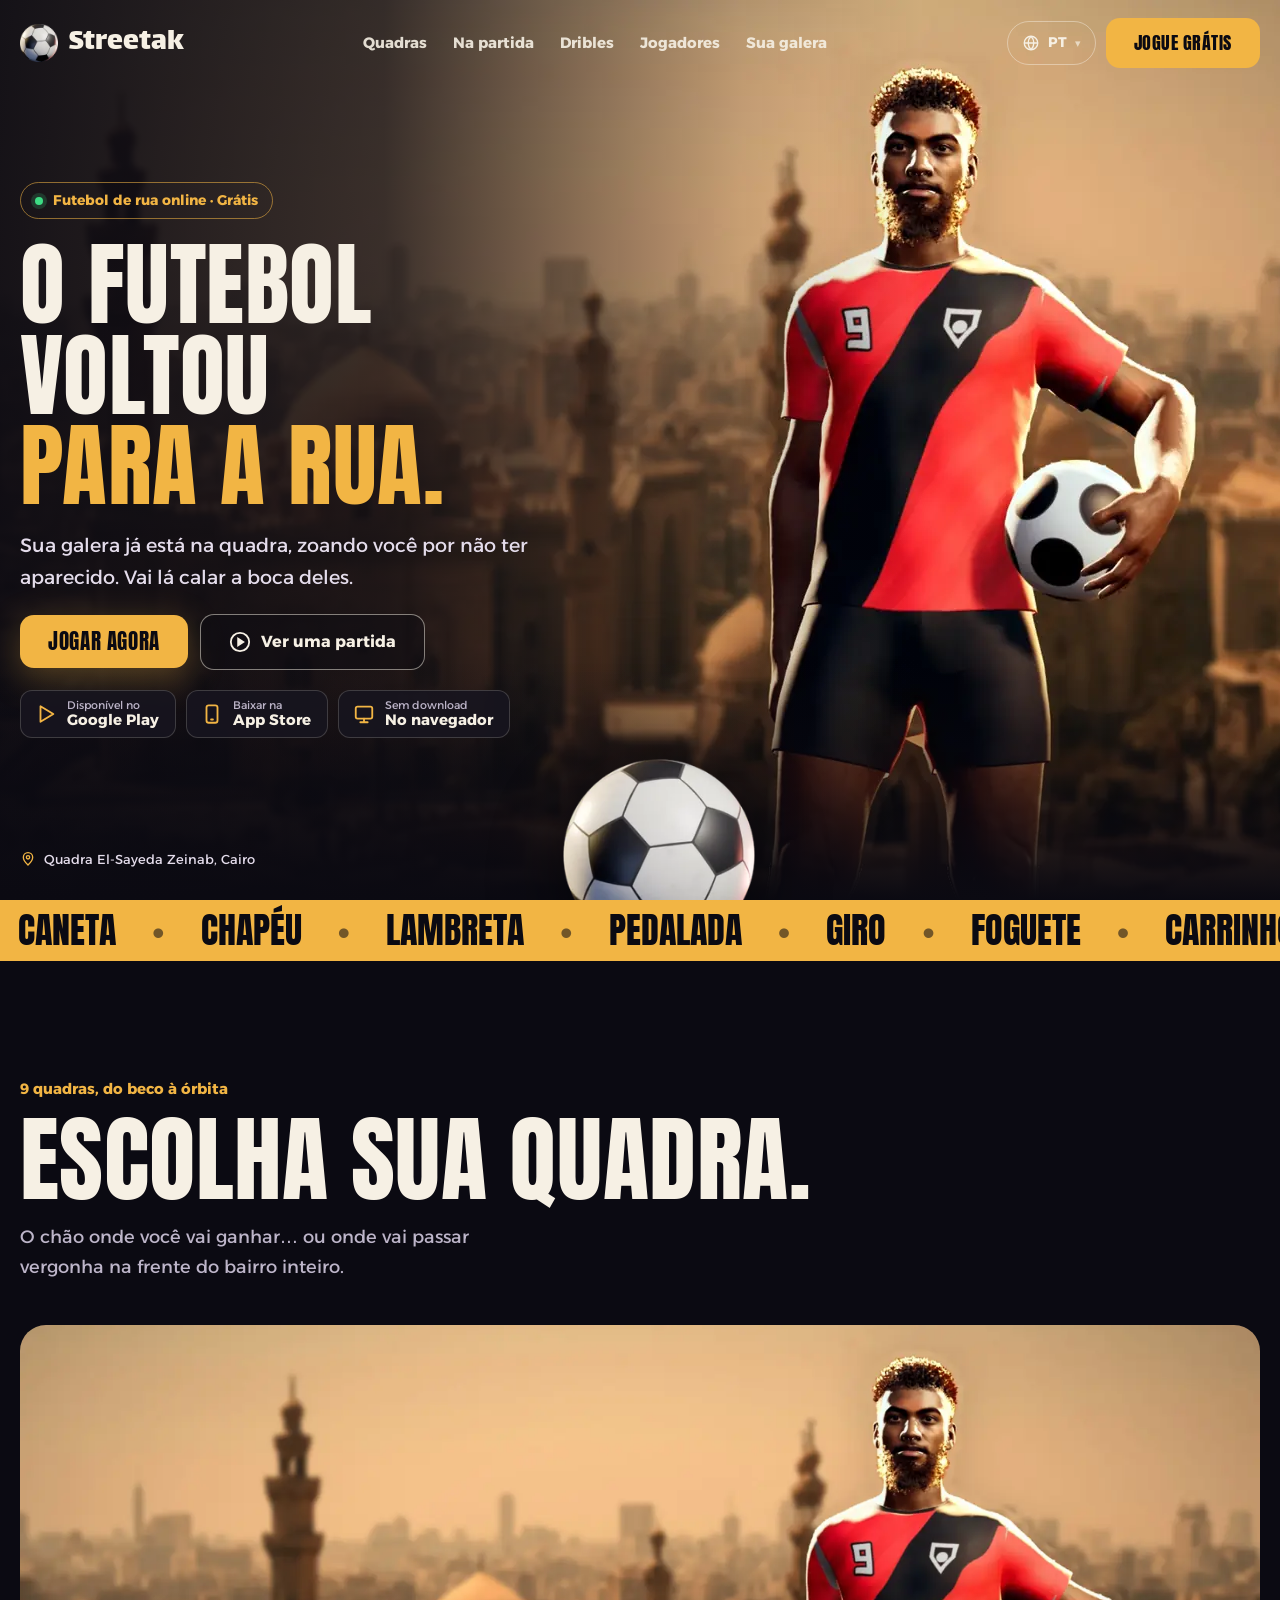
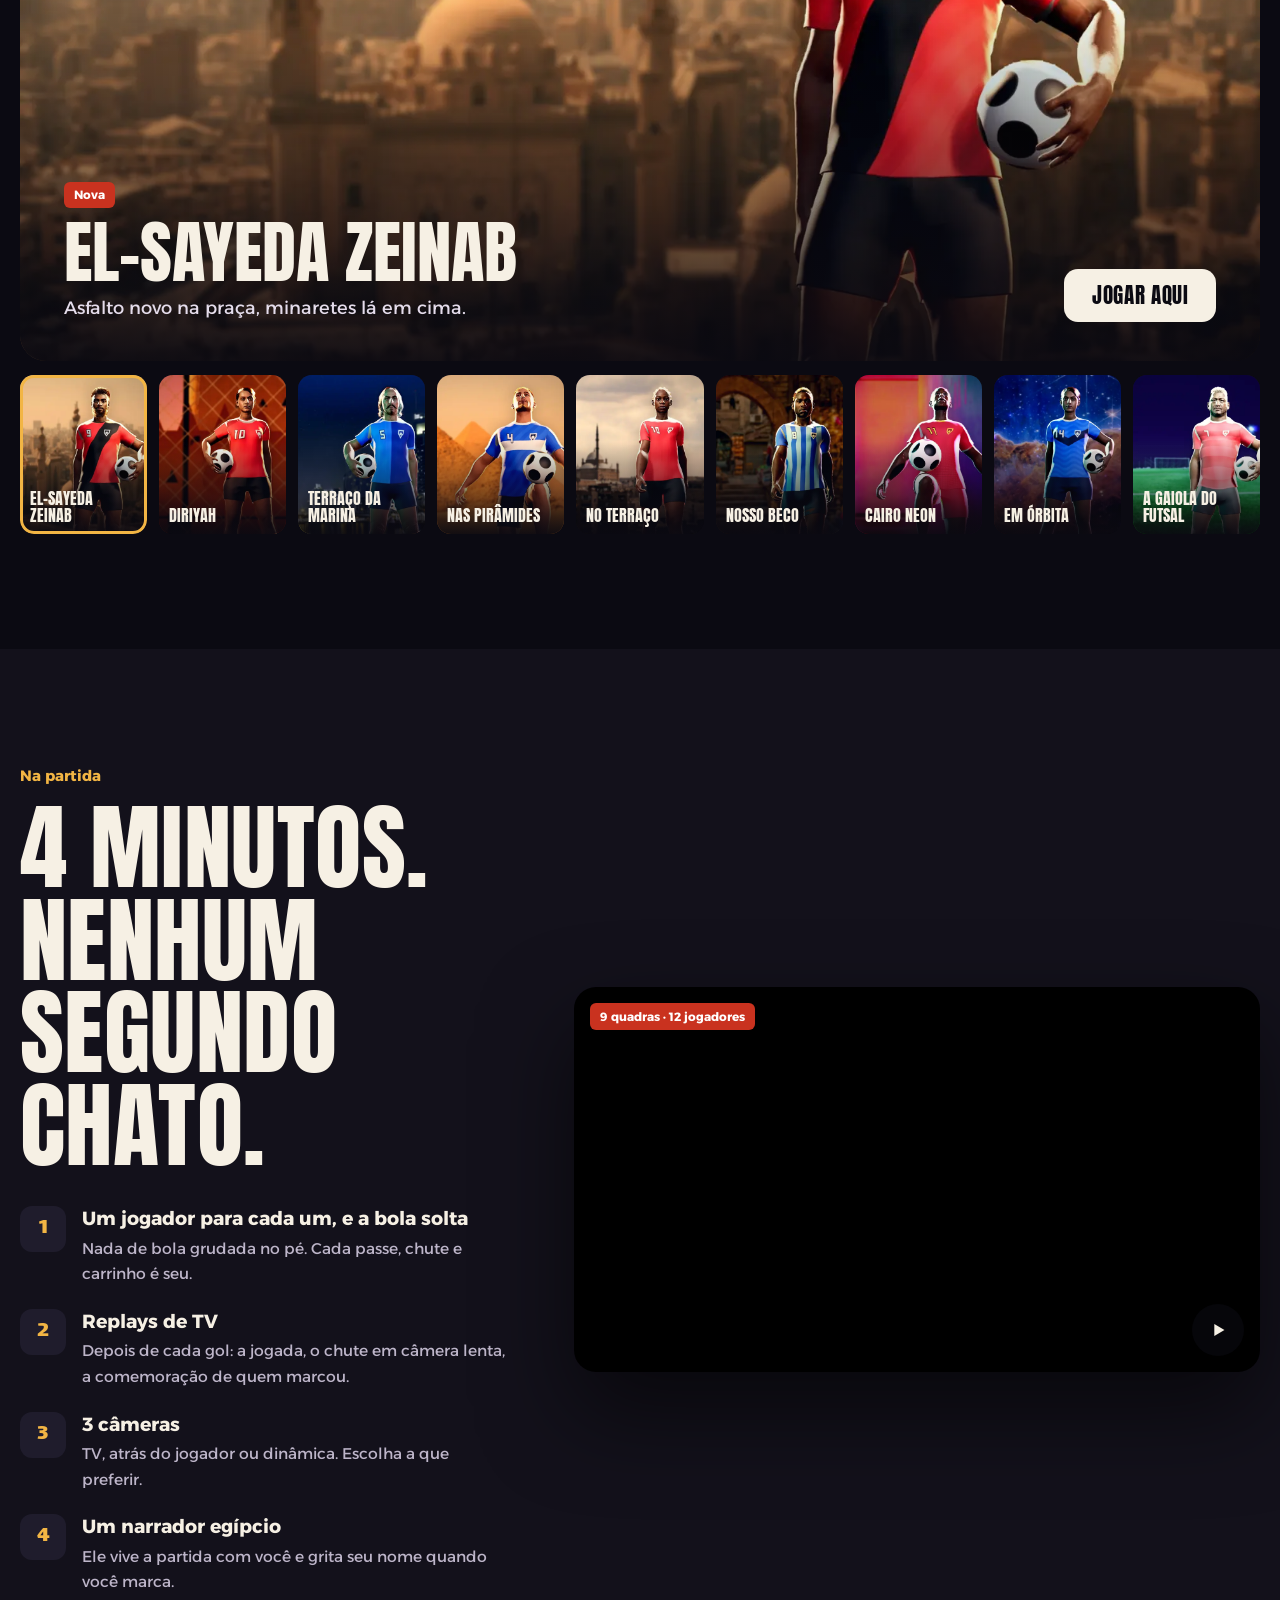
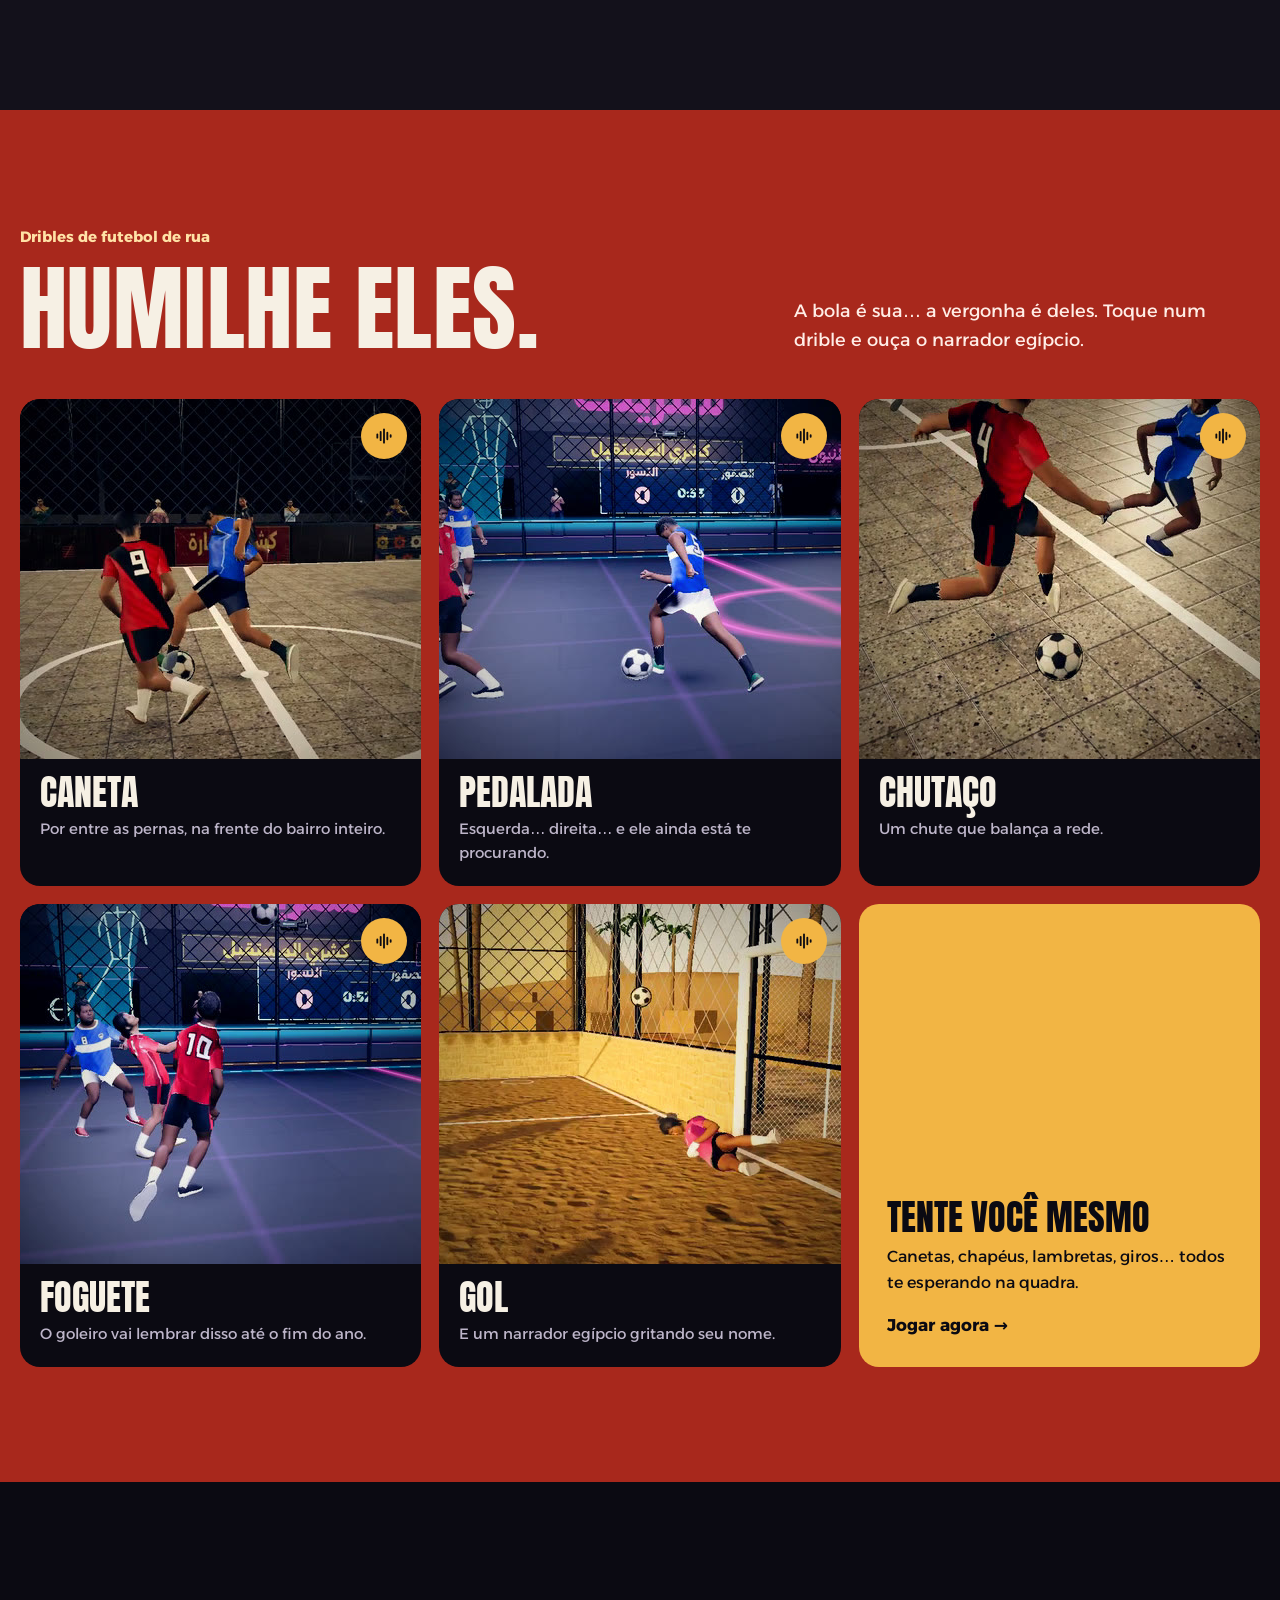
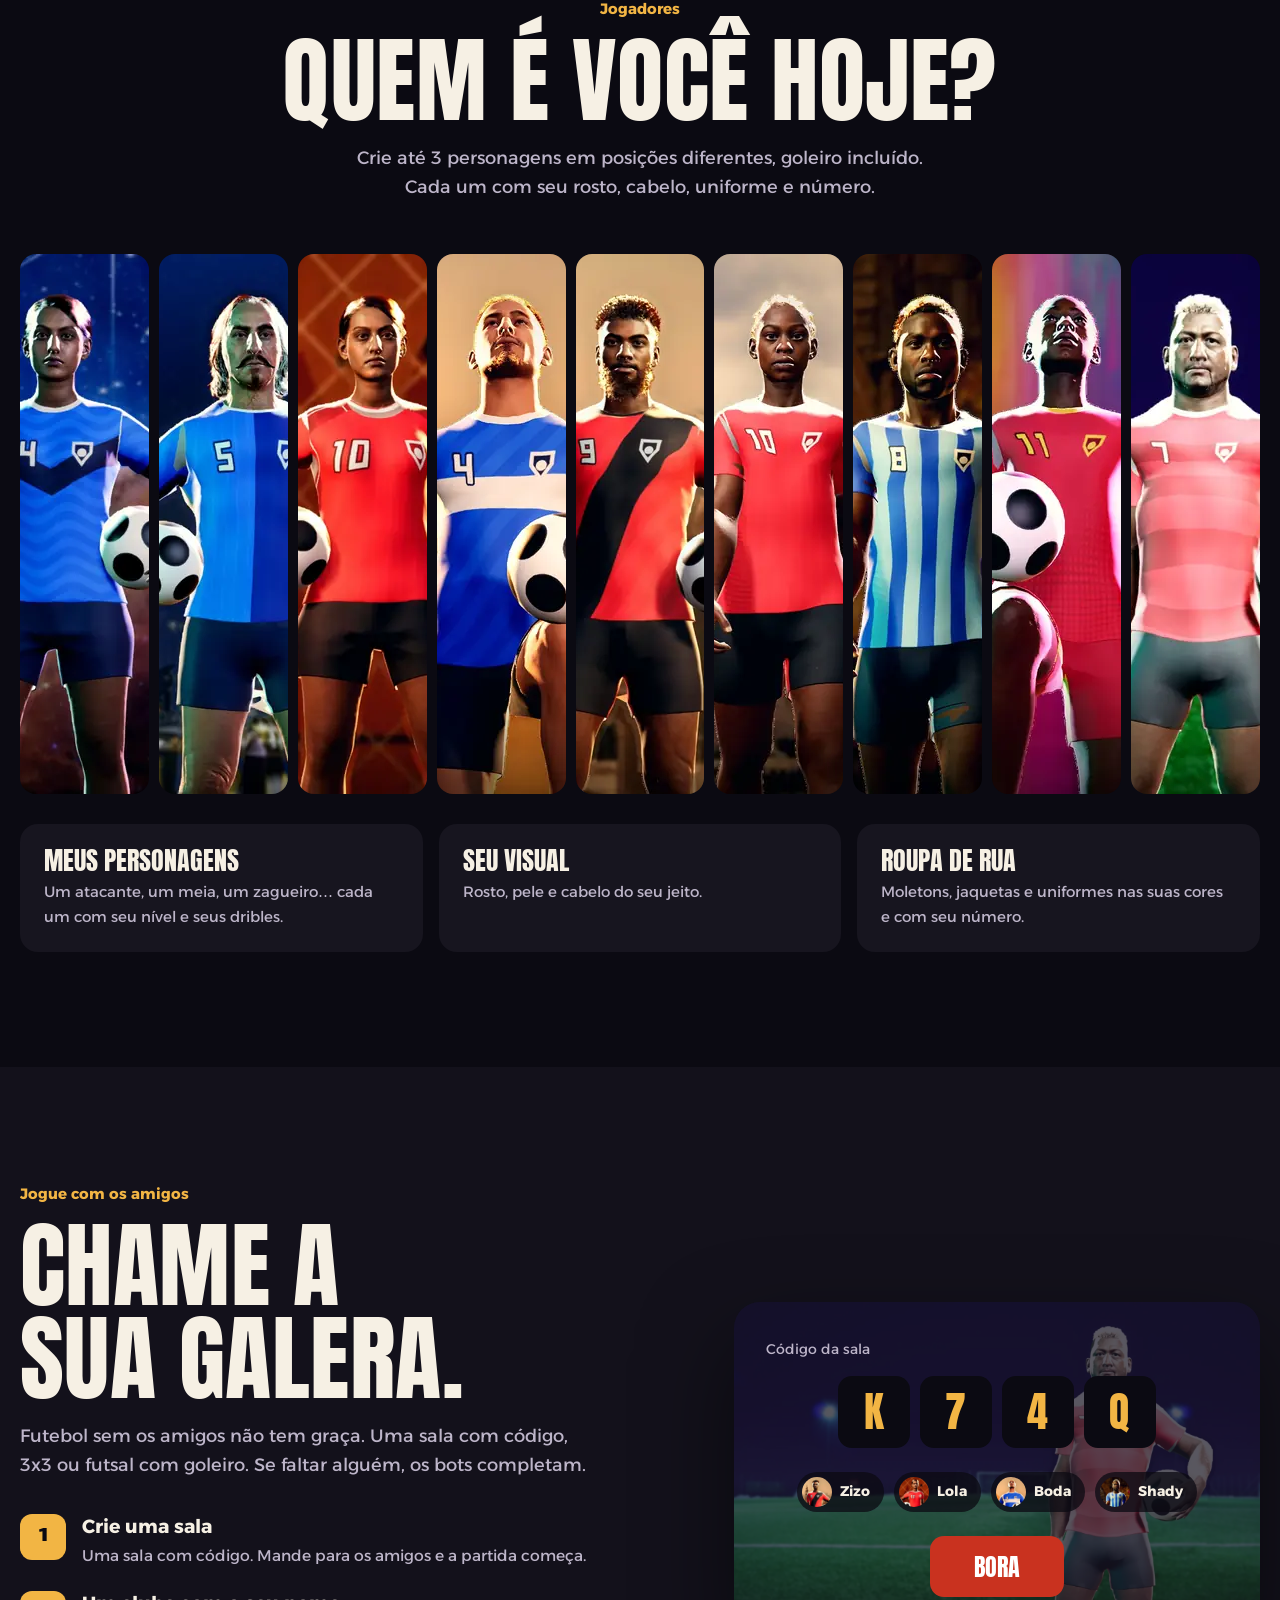
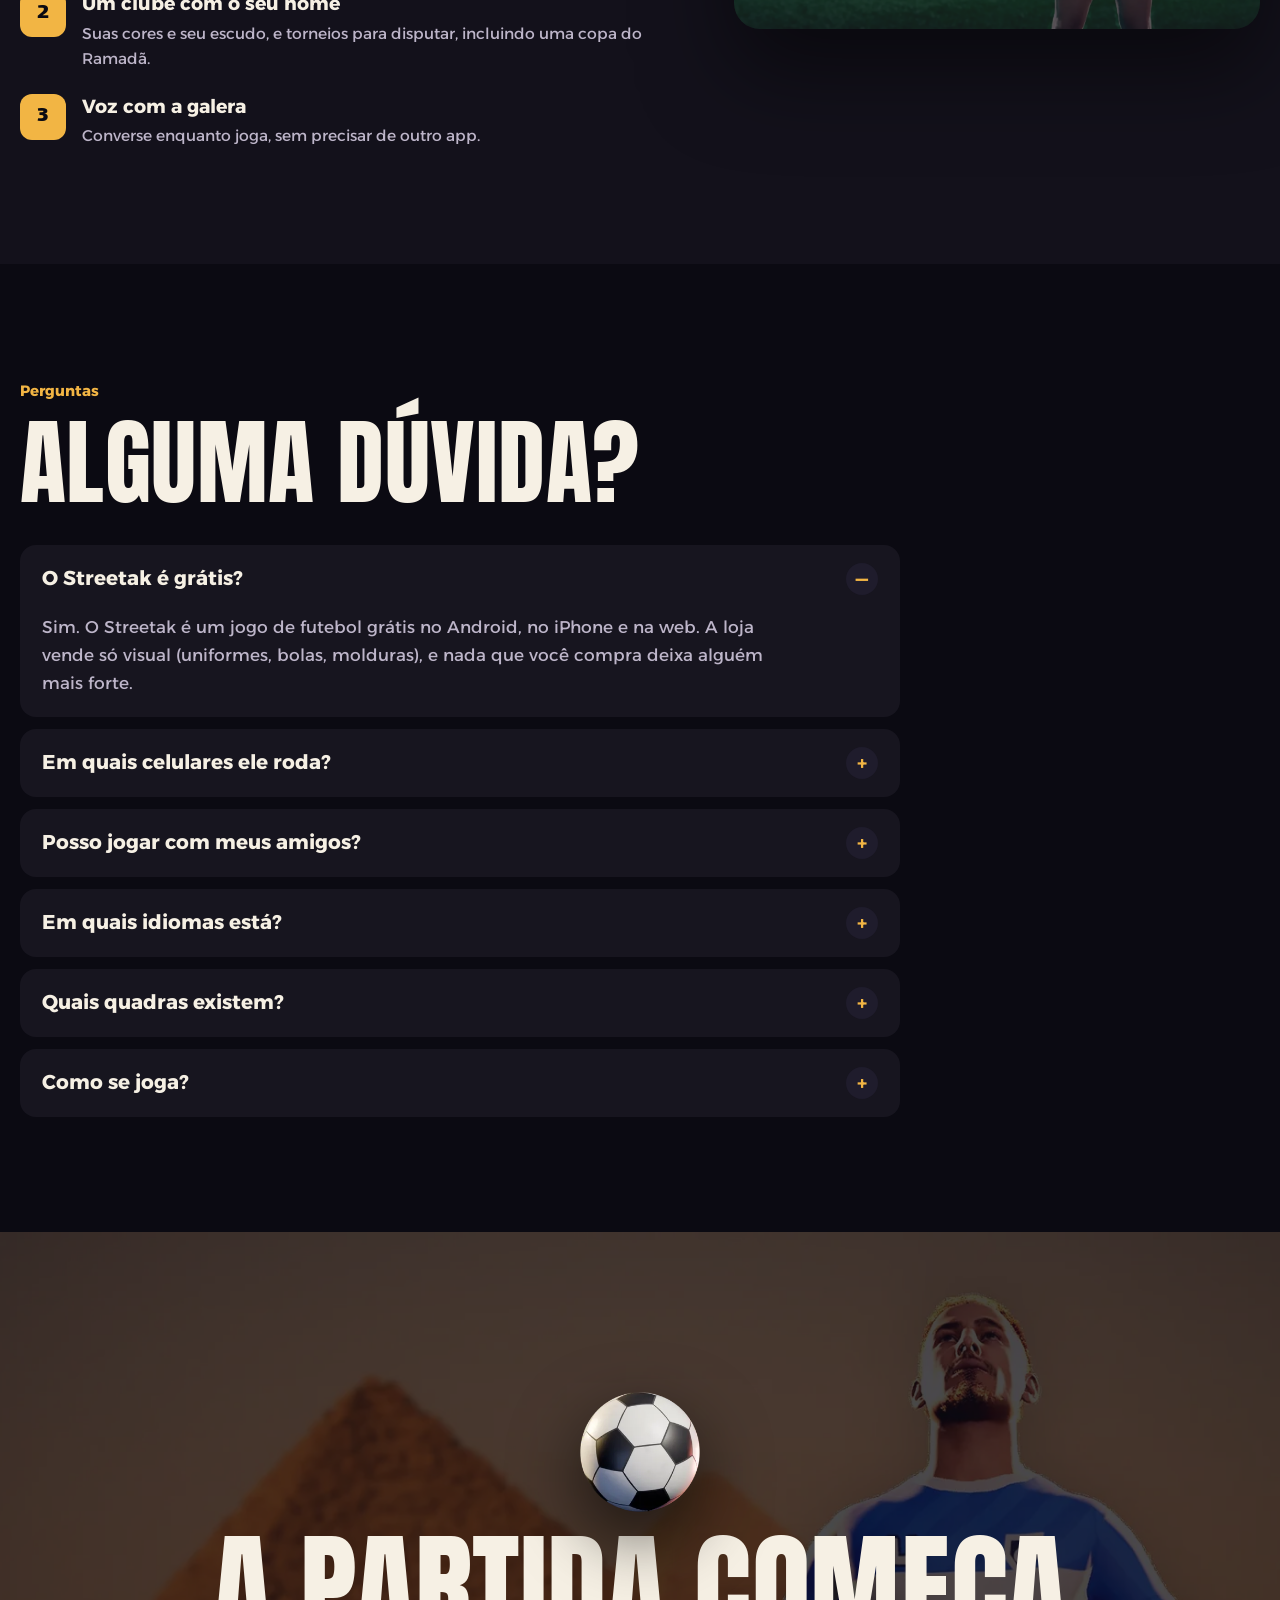
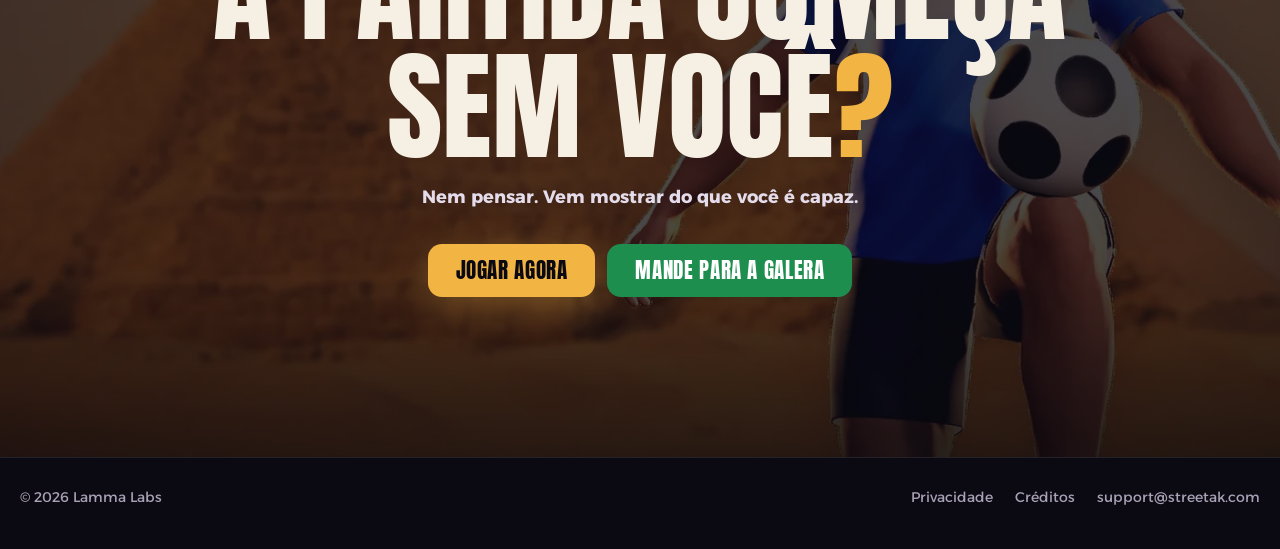
<file: pt-br/index.html>
<!doctype html>
<!-- GENERATED by tools/build.js from tools/site/page.html and tools/i18n: do not edit by hand -->
<html lang="pt-BR" dir="ltr" data-lang="pt-BR">
<head>
<meta charset="utf-8">
<base href="/">
<meta name="viewport" content="width=device-width, initial-scale=1, viewport-fit=cover">
<!-- seo:start (written by tools/build.js from its SEO table and the FAQ below: edit there, then run node tools/build.js) -->
<title>Streetak: Futebol de Rua | Jogo de futebol online grátis 3x3 e 5x5</title>
<meta name="description" content="Jogo de futebol de rua online e grátis: 3x3 e 5x5 com os amigos em salas com código, dribles de rua, 9 quadras do Cairo a Diriyah e Dubai, e narração egípcia. No Android, iPhone e navegador.">
<meta name="robots" content="index,follow,max-image-preview:large">
<link rel="canonical" href="https://streetak.com/pt-br/">
<link rel="alternate" hreflang="en" href="https://streetak.com/">
<link rel="alternate" hreflang="ar" href="https://streetak.com/ar/">
<link rel="alternate" hreflang="pt-BR" href="https://streetak.com/pt-br/">
<link rel="alternate" hreflang="fr" href="https://streetak.com/fr/">
<link rel="alternate" hreflang="x-default" href="https://streetak.com/">
<meta property="og:type" content="website">
<meta property="og:site_name" content="Streetak">
<meta property="og:title" content="Streetak: Futebol de Rua | O futebol voltou para a rua">
<meta property="og:description" content="Um jogo de futebol de rua online e grátis com a sua galera: 3x3 e 5x5, dribles de rua e 9 quadras. No Android, iPhone e navegador.">
<meta property="og:url" content="https://streetak.com/pt-br/">
<meta property="og:image" content="https://streetak.com/assets/img/og-pt.jpg?v=20261105b">
<meta property="og:image:width" content="1200">
<meta property="og:image:height" content="630">
<meta property="og:image:alt" content="Streetak: Futebol de Rua, um jogo de futebol online com os amigos">
<meta property="og:locale" content="pt_BR">
<meta property="og:locale:alternate" content="en_US">
<meta property="og:locale:alternate" content="ar_EG">
<meta property="og:locale:alternate" content="fr_FR">
<meta name="twitter:card" content="summary_large_image">
<meta name="twitter:title" content="Streetak: Futebol de Rua | O futebol voltou para a rua">
<meta name="twitter:description" content="Um jogo de futebol de rua online e grátis com a sua galera: 3x3 e 5x5, dribles de rua e 9 quadras. No Android, iPhone e navegador.">
<meta name="twitter:image" content="https://streetak.com/assets/img/og-pt.jpg?v=20261105b">
<meta name="twitter:image:alt" content="Streetak: Futebol de Rua, um jogo de futebol online com os amigos">
<script type="application/ld+json">
{
 "@context": "https://schema.org",
 "@graph": [
  {
   "@type": "Organization",
   "@id": "https://streetak.com/#org",
   "name": "Lamma Labs",
   "url": "https://streetak.com/",
   "email": "support@streetak.com",
   "logo": "https://streetak.com/icon-512.png"
  },
  {
   "@type": "WebSite",
   "@id": "https://streetak.com/#website",
   "url": "https://streetak.com/",
   "name": "Streetak",
   "alternateName": [
    "ستريتك",
    "Streetak: Street Football",
    "ستريتك: كورة الشارع"
   ],
   "inLanguage": [
    "en",
    "ar",
    "pt-BR",
    "fr"
   ],
   "publisher": {
    "@id": "https://streetak.com/#org"
   }
  },
  {
   "@type": "WebPage",
   "@id": "https://streetak.com/pt-br/#webpage",
   "url": "https://streetak.com/pt-br/",
   "name": "Streetak: Futebol de Rua | Jogo de futebol online grátis 3x3 e 5x5",
   "description": "Jogo de futebol de rua online e grátis: 3x3 e 5x5 com os amigos em salas com código, dribles de rua, 9 quadras do Cairo a Diriyah e Dubai, e narração egípcia. No Android, iPhone e navegador.",
   "inLanguage": "pt-BR",
   "isPartOf": {
    "@id": "https://streetak.com/#website"
   },
   "about": {
    "@id": "https://streetak.com/#game"
   },
   "primaryImageOfPage": "https://streetak.com/assets/img/og-pt.jpg?v=20261105b"
  },
  {
   "@type": "VideoGame",
   "@id": "https://streetak.com/#game",
   "name": "Streetak: Futebol de Rua",
   "alternateName": [
    "Streetak",
    "ستريتك",
    "Streetak: Street Football",
    "ستريتك: كورة الشارع"
   ],
   "url": "https://streetak.com/pt-br/",
   "description": "Um jogo de futebol de rua online e grátis, 3x3 e 5x5: um jogador para cada um e a bola solta, dribles de rua (caneta, lambreta, giro, pedalada, chute falso, carrinho), 9 quadras (El-Sayeda Zeinab, um terraço no Cairo, um beco, as pirâmides, Cairo Neon, uma gaiola de futsal, a órbita, Diriyah e um terraço na marina de Dubai), replays de TV, salas com os amigos por código, clubes e torneios, e narração egípcia. Nada que você compra deixa alguém mais forte.",
   "image": "https://streetak.com/assets/img/og-pt.jpg?v=20261105b",
   "screenshot": [
    "https://streetak.com/assets/img/k/sayeda-w.webp",
    "https://streetak.com/assets/img/k/riyadh-w.webp",
    "https://streetak.com/assets/img/k/dubai-w.webp",
    "https://streetak.com/assets/img/k/sand-w.webp",
    "https://streetak.com/assets/img/k/roof-w.webp",
    "https://streetak.com/assets/img/k/street-w.webp",
    "https://streetak.com/assets/img/k/neon-w.webp",
    "https://streetak.com/assets/img/k/space-w.webp",
    "https://streetak.com/assets/img/k/turf-w.webp"
   ],
   "trailer": {
    "@type": "VideoObject",
    "name": "Streetak: as quadras e os jogadores do futebol de rua",
    "description": "Um passeio pelas nove quadras do Streetak e seus jogadores: El-Sayeda Zeinab, Diriyah, o Terraço da Marina, as pirâmides, o terraço, o beco, Cairo Neon, a órbita e a gaiola do futsal.",
    "thumbnailUrl": "https://streetak.com/assets/video/reel.jpg",
    "contentUrl": "https://streetak.com/assets/video/reel.mp4",
    "uploadDate": "2026-11-05T12:00:00+02:00",
    "duration": "PT18S",
    "inLanguage": "pt-BR"
   },
   "genre": [
    "Esportes",
    "Futebol",
    "Futebol de rua",
    "Multijogador online"
   ],
   "gamePlatform": [
    "Android",
    "iOS",
    "Web browser"
   ],
   "operatingSystem": "Android, iOS, Web",
   "applicationCategory": "GameApplication",
   "applicationSubCategory": "Sports",
   "playMode": "MultiPlayer",
   "inLanguage": [
    "en",
    "ar"
   ],
   "isAccessibleForFree": true,
   "offers": {
    "@type": "Offer",
    "price": "0",
    "priceCurrency": "USD",
    "availability": "https://schema.org/InStock",
    "url": "https://play.streetak.com/"
   },
   "publisher": {
    "@id": "https://streetak.com/#org"
   },
   "author": {
    "@id": "https://streetak.com/#org"
   },
   "sameAs": [
    "https://play.google.com/store/apps/details?id=com.streetak.football",
    "https://apps.apple.com/app/id6826257319",
    "https://play.streetak.com/"
   ]
  },
  {
   "@type": "FAQPage",
   "@id": "https://streetak.com/pt-br/#faq",
   "inLanguage": "pt-BR",
   "mainEntity": [
    {
     "@type": "Question",
     "name": "O Streetak é grátis?",
     "acceptedAnswer": {
      "@type": "Answer",
      "text": "Sim. O Streetak é um jogo de futebol grátis no Android, no iPhone e na web. A loja vende só visual (uniformes, bolas, molduras), e nada que você compra deixa alguém mais forte."
     }
    },
    {
     "@type": "Question",
     "name": "Em quais celulares ele roda?",
     "acceptedAnswer": {
      "@type": "Answer",
      "text": "Em celulares Android pelo Google Play e em iPhones pela App Store. Se preferir não baixar nada, jogue no navegador em play.streetak.com, no celular ou no computador."
     }
    },
    {
     "@type": "Question",
     "name": "Posso jogar com meus amigos?",
     "acceptedAnswer": {
      "@type": "Answer",
      "text": "Claro. Crie uma sala, mande o código para os amigos e joguem online, 3x3 ou 5x5 com goleiro. Se faltar alguém, os bots completam. Você também pode criar um clube com o seu nome e disputar torneios, incluindo uma copa do Ramadã."
     }
    },
    {
     "@type": "Question",
     "name": "Em quais idiomas está?",
     "acceptedAnswer": {
      "@type": "Answer",
      "text": "Por enquanto, em inglês e em árabe egípcio, com um narrador egípcio que vive a partida com você."
     }
    },
    {
     "@type": "Question",
     "name": "Quais quadras existem?",
     "acceptedAnswer": {
      "@type": "Answer",
      "text": "Nove: El-Sayeda Zeinab, no terraço, nosso beco, nas pirâmides, Cairo Neon, a gaiola do futsal, em órbita, Diriyah na Arábia Saudita e o Terraço da Marina nos Emirados. Cada piso muda como a bola corre e até onde você desliza."
     }
    },
    {
     "@type": "Question",
     "name": "Como se joga?",
     "acceptedAnswer": {
      "@type": "Answer",
      "text": "Você controla um jogador, e a bola é solta, não fica grudada no pé. Você tem os dribles de rua: canetas, lambretas, giros, pedaladas, o chute falso e o carrinho. As partidas duram quatro minutos."
     }
    }
   ]
  }
 ]
}
</script>
<!-- seo:end -->
<meta name="theme-color" content="#0b0a12">
<meta name="color-scheme" content="dark">
<link rel="icon" href="favicon.svg" type="image/svg+xml">
<link rel="icon" href="favicon-32.png" sizes="32x32" type="image/png">
<link rel="apple-touch-icon" href="apple-touch-icon.png">
<link rel="manifest" href="site.webmanifest">
<link rel="preload" as="image" href="assets/img/k/sayeda-w.webp?v=20261105b" fetchpriority="high">
<link rel="preload" href="assets/fonts/lalezar-arabic-400-normal.woff2" as="font" type="font/woff2" crossorigin>
<link rel="preload" href="assets/fonts/alexandria-arabic-400-normal.woff2" as="font" type="font/woff2" crossorigin>
<style>
@font-face{font-family:Lalezar;font-display:swap;src:url(assets/fonts/lalezar-arabic-400-normal.woff2) format("woff2");unicode-range:U+0600-06FF,U+0750-077F,U+FB50-FDFF,U+FE70-FEFC}
@font-face{font-family:Lalezar;font-display:swap;src:url(assets/fonts/lalezar-latin-400-normal.woff2) format("woff2");unicode-range:U+0000-00FF}
@font-face{font-family:Alexandria;font-weight:400;font-display:swap;src:url(assets/fonts/alexandria-arabic-400-normal.woff2) format("woff2");unicode-range:U+0600-06FF,U+0750-077F,U+FB50-FDFF,U+FE70-FEFC}
@font-face{font-family:Alexandria;font-weight:700;font-display:swap;src:url(assets/fonts/alexandria-arabic-700-normal.woff2) format("woff2");unicode-range:U+0600-06FF,U+0750-077F,U+FB50-FDFF,U+FE70-FEFC}
@font-face{font-family:Alexandria;font-weight:400;font-display:swap;src:url(assets/fonts/alexandria-latin-400-normal.woff2) format("woff2");unicode-range:U+0000-00FF}
@font-face{font-family:Alexandria;font-weight:700;font-display:swap;src:url(assets/fonts/alexandria-latin-700-normal.woff2) format("woff2");unicode-range:U+0000-00FF}
@font-face{font-family:Anton;font-display:swap;src:url(assets/fonts/anton-latin-400-normal.woff2) format("woff2");unicode-range:U+0000-00FF}

/* «Floodlight» (5 Nov 2026): a street match at night. The Unreal key art of the nine courts, a Blender ball,
   ink ground, sun-gold for the actions, team red for the skills band. Lalezar for the Arabic titles, Anton for the English. */
:root{--ink:#0b0a12;--ink2:#13111b;--card:#17151f;--card2:#1f1c2c;--paper:#f6f0e4;--soft:#e4dceb;--mute:#bdb5c9;
  --gold:#f2b544;--red:#c9321f;--band:#a8281c;--wa:#1e8e4e;
  --disp:"Lalezar",Impact,sans-serif;--body:"Alexandria",system-ui,sans-serif}
html:not([lang=ar]){--disp:"Anton","Lalezar",Impact,sans-serif}
*{box-sizing:border-box}
html{scroll-behavior:smooth;-webkit-text-size-adjust:100%}
body{margin:0;background:var(--ink);color:var(--paper);font-family:var(--body);font-size:17px;line-height:1.65;overflow-x:hidden}
img,video{display:block;max-width:100%}
a{color:inherit;text-decoration:none}
button{font:inherit;color:inherit}
:focus-visible{outline:3px solid var(--gold);outline-offset:3px}
.skip{position:absolute;inset-inline-start:12px;top:-60px;z-index:99;background:var(--gold);color:var(--ink);padding:10px 16px;border-radius:10px;font-weight:700}
.skip:focus{top:12px}
.wrap{width:100%;max-width:1280px;margin-inline:auto;padding-left:max(20px,env(safe-area-inset-left,0px));padding-right:max(20px,env(safe-area-inset-right,0px))}
.disp{font-family:var(--disp);font-weight:400;line-height:.92;margin:0;text-wrap:balance}
html:not([lang=ar]) .disp{text-transform:uppercase;line-height:.98;letter-spacing:.005em}
.kick{margin:0 0 12px;font-weight:700;font-size:15px;color:var(--gold)}
.lead{font-size:clamp(16px,1.4vw,19px);color:var(--mute);margin:16px 0 0;max-width:32em}
.sec{padding-block:clamp(72px,9vw,120px)}
.head{display:flex;justify-content:space-between;align-items:flex-end;gap:16px 40px;flex-wrap:wrap}
.head .lead{margin:0;max-width:26em}
h2.disp{font-size:clamp(54px,7.4vw,104px)}

/* buttons */
.btn{display:inline-flex;align-items:center;justify-content:center;gap:10px;min-height:48px;font-family:var(--disp);font-size:24px;line-height:1;padding:17px 30px 14px;border-radius:14px;border:0;cursor:pointer;white-space:nowrap;transition:transform .15s,box-shadow .15s,background .15s}
html:not([lang=ar]) .btn{text-transform:uppercase;letter-spacing:.03em;font-size:21px;padding:16px 28px}
.btn:hover{transform:translateY(-2px)}
.btn:active{transform:translateY(1px)}
.b-gold{background:var(--gold);color:var(--ink);box-shadow:0 10px 36px rgba(242,181,68,.32)}
.b-gold:hover{background:#ffc75e}
.b-ghost{font-family:var(--body);font-weight:700;font-size:16px;color:var(--paper);background:rgba(11,10,18,.4);border:1.5px solid rgba(246,240,228,.5);padding:14px 22px}
html:not([lang=ar]) .b-ghost{text-transform:none;font-size:16px;letter-spacing:0}
.b-ghost svg{width:22px;height:22px}
.b-wa{background:var(--wa);color:#fff}

/* nav */
.nav{position:absolute;top:0;right:0;left:0;z-index:20}
.nav .wrap{display:flex;align-items:center;justify-content:space-between;gap:16px;padding-block:18px}
.brand{display:flex;align-items:center;gap:10px;font-family:"Lalezar",var(--disp);font-size:32px;line-height:1}
.brand img{width:38px;height:38px}
.menu{display:flex;gap:26px;font-weight:700;font-size:15px}
.menu a{opacity:.9}.menu a:hover{opacity:1;color:var(--gold)}
.navr{display:flex;align-items:center;gap:10px}
.langs{position:relative}
.langs summary{list-style:none;display:inline-flex;align-items:center;gap:8px;min-height:44px;font-weight:700;font-size:14px;border:1.5px solid rgba(246,240,228,.45);border-radius:999px;padding:0 14px;cursor:pointer;user-select:none}
.langs summary::-webkit-details-marker{display:none}
.langs summary:hover,.langs[open] summary{border-color:var(--paper)}
.langs summary svg{width:18px;height:18px;fill:none;stroke:currentColor;stroke-width:1.8}
.langs summary i{font-style:normal;opacity:.7;font-size:11px}
.langs ul{position:absolute;top:calc(100% + 8px);inset-inline-end:0;z-index:30;margin:0;padding:6px;list-style:none;min-width:240px;background:var(--card);border:1px solid rgba(246,240,228,.14);border-radius:14px;box-shadow:0 20px 50px rgba(0,0,0,.5)}
.langs li a{white-space:nowrap;display:flex;align-items:center;justify-content:space-between;gap:12px;min-height:44px;padding:0 14px;border-radius:10px;font-weight:700;font-size:15px}
.langs li a:hover{background:var(--card2)}
.langs li a[aria-current]{color:var(--gold)}
.langs li a small{font-size:12px;color:var(--mute);font-weight:400}
.nav .btn{font-size:20px;padding:12px 20px 10px;min-height:44px;box-shadow:none}
html:not([lang=ar]) .nav .btn{font-size:18px}

/* hero: the El-Sayeda Zeinab clip, the words on the side away from the player */
.hero{position:relative;min-height:min(900px,100svh);display:flex;align-items:center;overflow:hidden;isolation:isolate}
.hero-bg,.hero-bg img,.hero-bg video{position:absolute;inset:0;width:100%;height:100%;object-fit:cover;object-position:72% 30%}
.hero-bg{z-index:-1}
.hero::before{content:"";position:absolute;inset:0;z-index:0;background:linear-gradient(90deg,rgba(11,10,18,.95) 0%,rgba(11,10,18,.8) 30%,rgba(11,10,18,.18) 58%,rgba(11,10,18,0) 72%)}
.hero::after{content:"";position:absolute;inset:auto 0 0;height:240px;z-index:0;background:linear-gradient(0deg,var(--ink),rgba(11,10,18,0))}
.hero .wrap{position:relative;z-index:2;display:flex;padding-block:140px 120px}
.copy{margin-right:auto;margin-left:0;max-width:600px;display:flex;flex-direction:column;gap:20px}
.pill{align-self:flex-start;display:inline-flex;align-items:center;gap:10px;font-weight:700;font-size:14px;color:var(--gold);border:1.5px solid rgba(242,181,68,.55);border-radius:999px;padding:6px 14px;margin:0}
.pill i{width:8px;height:8px;border-radius:50%;background:#3ddc84;box-shadow:0 0 0 4px rgba(61,220,132,.18)}
h1.disp{font-size:clamp(70px,9.4vw,136px)}
html:not([lang=ar]) h1.disp{font-size:clamp(56px,7.2vw,104px)}
h1 .l{display:block}
h1 .g{color:var(--gold)}
.sub{margin:0;font-size:clamp(17px,1.5vw,20px);color:var(--soft);max-width:30em}
.ctas{display:flex;flex-wrap:wrap;gap:12px;align-items:center}
.stores{display:flex;flex-wrap:wrap;gap:10px}
.store{display:inline-flex;align-items:center;gap:10px;min-height:48px;background:rgba(23,21,31,.88);border:1px solid rgba(246,240,228,.18);border-radius:12px;padding:6px 16px 6px 14px;transition:border-color .15s}
.store:hover{border-color:var(--gold)}
.store svg{width:22px;height:22px;flex:none;fill:none;stroke:var(--gold);stroke-width:2;stroke-linecap:round;stroke-linejoin:round}
.store span{display:flex;flex-direction:column;line-height:1.15;text-align:start}
.store small{font-size:11px;color:var(--mute)}
.store b{font-size:15px}
.where{position:absolute;z-index:2;bottom:30px;inset-inline-start:max(20px,calc((100vw - 1280px)/2 + 20px));margin:0;display:flex;align-items:center;gap:8px;font-size:13px;color:var(--soft)}
.where svg{width:16px;height:16px;fill:none;stroke:var(--gold);stroke-width:2}
/* the Blender ball: it spins as the page scrolls (a 24-frame strip) */
.spin{display:block;position:absolute;z-index:3;width:clamp(120px,15vw,210px);aspect-ratio:1;background:url(assets/img/ball-spin.webp?v=20261105b) 0 0/2400% 100% no-repeat;filter:drop-shadow(0 26px 34px rgba(0,0,0,.6));pointer-events:none}
.hero .spin{bottom:clamp(-60px,-4vw,-30px);left:44%}

/* ticker */
.ticker{background:var(--gold);color:var(--ink);overflow:hidden;white-space:nowrap}
.ticker .row{display:inline-flex;animation:mq 40s linear infinite;padding-block:11px}
.ticker span{font-family:var(--disp);font-size:clamp(24px,2.8vw,36px);line-height:1.1;padding-inline:18px}
html:not([lang=ar]) .ticker span{text-transform:uppercase}
.ticker span:nth-child(even){opacity:.55}
@keyframes mq{to{transform:translateX(50%)}}
html[dir=ltr] .ticker .row{animation-name:mqr}
@keyframes mqr{to{transform:translateX(-50%)}}

/* courts: the court's own clip and its player, nine tabs */
.stage{position:relative;margin-top:44px;border-radius:26px;overflow:hidden;aspect-ratio:16/8.2;background:var(--card)}
.stage video,.stage img{position:absolute;inset:0;width:100%;height:100%;object-fit:cover;object-position:60% 35%}
.stage::after{content:"";position:absolute;inset:0;background:linear-gradient(0deg,rgba(11,10,18,.92) 0%,rgba(11,10,18,.3) 36%,rgba(11,10,18,0) 58%);pointer-events:none}
.stage .cap{position:absolute;z-index:2;inset:auto 0 0;padding:clamp(20px,3vw,40px) clamp(20px,3.4vw,44px);display:flex;justify-content:space-between;align-items:flex-end;gap:18px;flex-wrap:wrap}
.new{display:inline-block;font-weight:700;font-size:12px;background:var(--red);color:#fff;border-radius:6px;padding:3px 10px;margin-bottom:10px}
.new[hidden]{display:none}
.stage h3{margin:0;font-family:var(--disp);font-weight:400;font-size:clamp(40px,5.4vw,74px);line-height:1}
html:not([lang=ar]) .stage h3{text-transform:uppercase}
.stage p{margin:6px 0 0;font-size:clamp(15px,1.4vw,18px);color:var(--soft)}
.stage .btn{background:var(--paper);color:var(--ink);font-size:21px;padding:14px 24px 12px}
.tabs{display:grid;grid-template-columns:repeat(9,minmax(0,1fr));gap:12px;margin-top:14px}
.tab{position:relative;padding:0;border:0;border-radius:14px;overflow:hidden;background:var(--card);cursor:pointer;aspect-ratio:4/5;text-align:start}
.tab img{position:absolute;inset:0;width:100%;height:100%;object-fit:cover;transition:transform .45s}
.tab:hover img{transform:scale(1.07)}
.tab::before{content:"";position:absolute;inset:0;z-index:1;background:linear-gradient(0deg,rgba(11,10,18,.92),rgba(11,10,18,0) 58%)}
.tab::after{content:"";position:absolute;inset:0;z-index:2;border:3px solid transparent;border-radius:14px;transition:border-color .2s}
.tab[aria-selected=true]::after{border-color:var(--gold)}
.tab b{position:absolute;z-index:3;inset:auto 10px 10px;font-family:var(--disp);font-weight:400;font-size:19px;line-height:1.05}
html:not([lang=ar]) .tab b{text-transform:uppercase;font-size:16px}
.tab span{display:none}

/* in the match */
.match{background:var(--ink2)}
.mgrid{display:grid;grid-template-columns:minmax(0,5fr) minmax(0,7fr);gap:clamp(32px,5vw,64px);align-items:center}
.feats{display:grid;gap:22px;margin-top:34px}
.feat{display:flex;gap:16px;align-items:flex-start}
.feat em{flex:none;width:46px;height:46px;border-radius:12px;background:var(--card2);color:var(--gold);display:grid;place-items:center;font-style:normal;font-family:"Lalezar",var(--disp);font-size:24px}
.feat h3{margin:0;font-size:19px;font-weight:700;line-height:1.4}
.feat p{margin:3px 0 0;font-size:15.5px;color:var(--mute)}
.reel{position:relative;border-radius:22px;overflow:hidden;aspect-ratio:16/9;background:#000;box-shadow:0 40px 90px rgba(0,0,0,.55)}
.reel video{position:absolute;inset:0;width:100%;height:100%;object-fit:cover}
.reel button{position:absolute;inset-inline-end:16px;bottom:16px;width:52px;height:52px;border-radius:50%;border:0;background:rgba(11,10,18,.6);display:grid;place-items:center;cursor:pointer}
.reel button svg{width:22px;height:22px;fill:var(--paper)}
.reel .tag{position:absolute;top:16px;inset-inline-start:16px;font-size:12px;font-weight:700;background:var(--red);color:#fff;border-radius:6px;padding:4px 10px}

/* skills */
.skills{background:var(--band)}
.skills .kick{color:#ffe2a6}
.skills .lead{color:#ffede6}
.moves{display:grid;grid-template-columns:repeat(3,minmax(0,1fr));gap:18px;margin-top:44px}
.move{position:relative;display:flex;flex-direction:column;text-align:start;padding:0;border:0;border-radius:20px;overflow:hidden;background:var(--ink);cursor:pointer;transition:transform .2s}
.move:hover{transform:translateY(-4px)}
.move .th{display:block;width:100%;aspect-ratio:16/8.5;object-fit:cover}
.move .pl{position:absolute;top:14px;inset-inline-end:14px;width:46px;height:46px;border-radius:50%;background:var(--gold);display:grid;place-items:center}
.move .pl svg{width:20px;height:20px;fill:none;stroke:var(--ink);stroke-width:2.2;stroke-linecap:round}
.move.on .pl{animation:pulse .7s infinite}
@keyframes pulse{50%{transform:scale(1.15)}}
.move .tx{display:block;padding:16px 20px 20px}
.move b{display:block;font-family:var(--disp);font-weight:400;font-size:clamp(34px,3.4vw,44px);line-height:1}
html:not([lang=ar]) .move b{text-transform:uppercase;font-size:clamp(28px,2.8vw,36px)}
.move .tx span{display:block;margin-top:6px;font-size:15px;color:var(--mute)}
.mcta{background:var(--gold);color:var(--ink);justify-content:flex-end;padding:28px;min-height:260px}
.mcta b{font-size:clamp(40px,4vw,52px)}
.mcta span{display:block;margin-top:8px;font-size:16px}
.mcta i{margin-top:14px;font-style:normal;font-weight:700}

/* players */
.center{text-align:center}
.center .lead{margin-inline:auto}
.roster{display:grid;grid-template-columns:repeat(9,minmax(0,1fr));gap:10px;margin-top:52px}
.roster img{width:100%;aspect-ratio:280/540;object-fit:cover;border-radius:16px;background:var(--card);transition:transform .3s}
.roster img:hover{transform:translateY(-10px)}
.three{display:grid;grid-template-columns:repeat(3,minmax(0,1fr));gap:16px;margin-top:30px}
.three div{background:var(--card);border-radius:18px;padding:22px 24px}
.three b{display:block;font-family:var(--disp);font-weight:400;font-size:30px;line-height:1.1}
html:not([lang=ar]) .three b{text-transform:uppercase;font-size:26px}
.three span{display:block;margin-top:6px;font-size:15px;color:var(--mute)}

/* squad */
.squad{background:var(--ink2)}
.sgrid{display:grid;grid-template-columns:minmax(0,1.1fr) minmax(0,.9fr);gap:clamp(32px,6vw,70px);align-items:center}
.feat em.g{background:var(--gold);color:var(--ink)}
.room{position:relative;border-radius:26px;overflow:hidden;background:#1a1726;padding:32px;box-shadow:0 40px 90px rgba(0,0,0,.5)}
.room>img{position:absolute;inset:0;width:100%;height:100%;object-fit:cover;opacity:.28}
.room>div{position:relative}
.room small{font-size:14px;color:var(--mute)}
.code{display:flex;gap:10px;justify-content:center;margin:14px 0 24px;direction:ltr}
.code b{width:clamp(54px,6vw,72px);aspect-ratio:1;border-radius:14px;background:var(--ink);color:var(--gold);display:grid;place-items:center;font-family:Anton,Impact,sans-serif;font-weight:400;font-size:clamp(30px,3.4vw,42px)}
.who{display:flex;gap:10px;flex-wrap:wrap;justify-content:center}
.who span{display:flex;align-items:center;gap:8px;background:rgba(11,10,18,.75);border-radius:999px;padding:5px 14px 5px 5px;font-size:14px;font-weight:700}
html[dir=rtl] .who span{padding:5px 5px 5px 14px}
.who img{width:30px;height:30px;border-radius:50%;object-fit:cover;object-position:50% 6%}
.room .go{display:flex;justify-content:center;margin-top:24px}
.room .go span{font-family:var(--disp);font-size:28px;background:var(--red);color:#fff;border-radius:14px;padding:12px 44px 10px}
html:not([lang=ar]) .room .go span{text-transform:uppercase;font-size:24px}

/* faq: the same answers are the FAQPage JSON-LD in the head (tools/build.js) */
.qas{display:grid;gap:12px;margin-top:36px;max-width:880px}
.qa{background:var(--card);border-radius:16px}
.qa summary{list-style:none;cursor:pointer;display:flex;align-items:center;justify-content:space-between;gap:16px;padding:18px 22px;font-weight:700;font-size:clamp(17px,1.8vw,20px);line-height:1.45}
.qa summary::-webkit-details-marker{display:none}
.qa summary::after{content:"+";flex:none;width:32px;height:32px;border-radius:50%;background:var(--card2);color:var(--gold);display:grid;place-items:center;font-size:20px;line-height:1}
.qa[open] summary::after{content:"\2212"}
.qa p{margin:0;padding:0 22px 20px;color:var(--mute);max-width:46em}
.qa a{color:var(--gold);text-decoration:underline;text-underline-offset:3px}

/* final */
.final{position:relative;overflow:hidden;text-align:center;padding-block:clamp(110px,13vw,160px);isolation:isolate}
.final>img{position:absolute;inset:0;z-index:-2;width:100%;height:100%;object-fit:cover;object-position:50% 40%}
.final::before{content:"";position:absolute;inset:0;z-index:-1;background:rgba(11,10,18,.74)}
.final .spin{position:relative;margin:0 auto 18px;width:120px}
.final h2.disp{font-size:clamp(60px,9.4vw,132px)}
.final h2 .g{color:var(--gold)}
.final .lead{margin-inline:auto;color:var(--soft);font-weight:700}
.final .ctas{justify-content:center;margin-top:32px}
footer{border-top:1px solid rgba(246,240,228,.1);color:#a9a1b6;font-size:14px;padding-block:28px 40px}
footer .wrap{display:flex;flex-wrap:wrap;gap:12px 28px;justify-content:space-between;align-items:center}
footer nav{display:flex;gap:22px;flex-wrap:wrap}
footer a:hover{color:var(--paper)}

@media (max-width:1100px){
  .menu{display:none}
  .tabs{display:flex;overflow-x:auto;scroll-snap-type:x mandatory;padding-bottom:6px}
  .tab{flex:0 0 132px;scroll-snap-align:start}
  .roster{display:flex;overflow-x:auto;scroll-snap-type:x mandatory;padding-bottom:6px}
  .roster img{flex:0 0 150px;width:150px;scroll-snap-align:start}
}
@media (max-width:900px){
  .mgrid,.sgrid{grid-template-columns:1fr}
  .moves{grid-template-columns:1fr 1fr}
  .three{grid-template-columns:1fr}
  .stage{aspect-ratio:4/3.4}
}
@media (max-width:640px){
  body{font-size:16px}
  .brand{font-size:27px}.brand img{width:32px;height:32px}
  .nav .btn{font-size:18px;padding:11px 16px 9px;max-width:40vw;overflow:hidden;text-overflow:ellipsis}
  .langs summary{padding:0 10px}
  .hero{min-height:0;align-items:flex-end}
  .hero-bg{top:58px;bottom:auto;height:min(112vw,500px)}
  .hero-bg img,.hero-bg video{object-position:76% 22%}
  .hero::before{inset:58px 0 auto;height:min(112vw,500px);background:linear-gradient(0deg,var(--ink) 0%,rgba(11,10,18,.55) 30%,rgba(11,10,18,0) 55%)}
  .hero::after{display:none}
  .hero .wrap{padding-block:min(96vw,450px) 64px}
  .copy{gap:16px}
  .ctas .btn{flex:1 1 100%}
  .stores{display:grid;grid-template-columns:1fr 1fr}
  .stores .store:last-child{grid-column:1/-1}
  .hero .spin{bottom:auto;top:min(56vw,250px);left:4%;width:110px}
  .where{display:none}
  .stage{aspect-ratio:auto}
  .stage video,.stage img{inset:0 0 auto;height:auto;aspect-ratio:16/10.5;object-position:62% 30%}
  .stage::after{inset:0 0 auto;aspect-ratio:16/10.5;background:linear-gradient(0deg,var(--card) 0%,rgba(23,21,31,0) 40%)}
  .stage .cap{position:relative;padding:calc((100vw - 40px)*.656 - 34px) 18px 18px}
  .moves{grid-template-columns:1fr;gap:14px}
  .mcta{min-height:0}
  .room{padding:24px 18px}
}
@media (prefers-reduced-motion:reduce){*{animation:none!important;transition:none!important}html{scroll-behavior:auto}}
</style>
</head>
<body>
<a class="skip" href="pt-br/#courts" data-t="skip">Pular para as quadras</a>

<header class="nav">
  <div class="wrap">
    <a class="brand" href="pt-br/#top"><img src="assets/img/ball-96.webp?v=20261105b" alt="" width="38" height="38"><span data-t="brand">Streetak</span></a>
    <nav class="menu" aria-label="Página" data-tl="aNav">
      <a href="pt-br/#courts" data-t="mn1">Quadras</a>
      <a href="pt-br/#match" data-t="mn2">Na partida</a>
      <a href="pt-br/#skills" data-t="mn3">Dribles</a>
      <a href="pt-br/#players" data-t="mn4">Jogadores</a>
      <a href="pt-br/#squad" data-t="mn5">Sua galera</a>
    </nav>
    <div class="navr">
      <details class="langs"><summary aria-label="Idioma"><svg viewBox="0 0 24 24" aria-hidden="true"><circle cx="12" cy="12" r="9"/><path d="M3 12h18M12 3c2.6 2.6 3.8 5.6 3.8 9S14.6 18.4 12 21M12 3C9.4 5.6 8.2 8.6 8.2 12S9.4 18.4 12 21"/></svg><span>PT</span><i aria-hidden="true">▾</i></summary><ul><li><a href="/" hreflang="en" lang="en" data-code="en">English<small>EN</small></a></li><li><a href="/ar/" hreflang="ar" lang="ar" data-code="ar">العربية<small>ع</small></a></li><li><a href="/pt-br/" hreflang="pt-BR" lang="pt-BR" data-code="pt-BR" aria-current="page">Português (Brasil)<small>PT</small></a></li><li><a href="/fr/" hreflang="fr" lang="fr" data-code="fr">Français<small>FR</small></a></li></ul></details>
      <a class="btn b-gold" href="https://play.streetak.com" data-t="navGo">Jogue grátis</a>
    </div>
  </div>
</header>

<main id="top">
<section class="hero" aria-labelledby="h1">
  <div class="hero-bg">
    <img src="assets/img/k/sayeda-w.webp?v=20261105b" alt="Um jogador do Streetak com a camisa 9 vermelha segurando a bola, com os minaretes do Cairo antigo atrás dele na quadra El-Sayeda Zeinab" data-ta="aHero" width="1600" height="900" fetchpriority="high">
    <video id="hv" muted loop playsinline preload="none" poster="assets/img/k/sayeda-w.webp?v=20261105b" data-src="assets/video/sayeda.mp4?v=20261105b" aria-hidden="true"></video>
  </div>
  <div class="wrap">
    <div class="copy">
      <p class="pill"><i aria-hidden="true"></i><span data-t="kick">Futebol de rua online · Grátis</span></p>
      <h1 class="disp" id="h1"><span class="l" data-t="h1a">O futebol voltou</span><span class="l g" data-t="h1b">para a rua.</span></h1>
      <p class="sub" data-t="sub">Sua galera já está na quadra, zoando você por não ter aparecido. Vai lá calar a boca deles.</p>
      <div class="ctas">
        <a class="btn b-gold" href="https://play.streetak.com" data-t="cta">Jogar agora</a>
        <a class="btn b-ghost" href="pt-br/#match"><svg viewBox="0 0 24 24" aria-hidden="true" fill="none" stroke="currentColor" stroke-width="2"><circle cx="12" cy="12" r="10"/><path d="M10 8.5v7l5.5-3.5z" fill="currentColor"/></svg><span data-t="cta3">Ver uma partida</span></a>
      </div>
      <div class="stores">
        <a class="store" href="https://play.google.com/store/apps/details?id=com.streetak.football" target="_blank" rel="noopener"><svg viewBox="0 0 24 24" aria-hidden="true"><path d="M6 3.5v17l14-8.5z"/></svg><span><small data-t="gpS">Disponível no</small><b dir="ltr">Google Play</b></span></a>
        <a class="store" href="https://apps.apple.com/app/id6826257319" target="_blank" rel="noopener"><svg viewBox="0 0 24 24" aria-hidden="true"><rect x="6" y="2.5" width="12" height="19" rx="2.5"/><path d="M11 18h2"/></svg><span><small data-t="asS">Baixar na</small><b dir="ltr">App Store</b></span></a>
        <a class="store" href="https://play.streetak.com"><svg viewBox="0 0 24 24" aria-hidden="true"><rect x="3" y="4" width="18" height="13" rx="2"/><path d="M8 21h8M12 17v4"/></svg><span><small data-t="wbS">Sem download</small><b data-t="wbB">No navegador</b></span></a>
      </div>
    </div>
  </div>
  <p class="where"><svg viewBox="0 0 24 24" aria-hidden="true"><path d="M12 21s7-6.2 7-11.5A7 7 0 0 0 5 9.5C5 14.8 12 21 12 21z"/><circle cx="12" cy="9.5" r="2.5"/></svg><span data-t="where">Quadra El-Sayeda Zeinab, Cairo</span></p>
  <i class="spin" aria-hidden="true"></i>
</section>
<div class="ticker" aria-hidden="true"><div class="row" id="tk"></div></div>

<section class="sec courts" id="courts" aria-labelledby="ch">
  <div class="wrap">
    <div class="head">
      <div><p class="kick" data-t="cK">9 quadras, do beco à órbita</p><h2 class="disp" id="ch" data-t="cH">Escolha sua quadra.</h2></div>
      <p class="lead" data-t="cL">O chão onde você vai ganhar… ou onde vai passar vergonha na frente do bairro inteiro.</p>
    </div>
    <div class="stage" id="stage">
      <img id="simg" src="assets/img/k/sayeda-w.webp?v=20261105b" alt="A quadra El-Sayeda Zeinab no jogo de futebol Streetak" data-ta="aCourt" width="1600" height="900" loading="lazy">
      <video id="cv" muted loop playsinline preload="none" poster="assets/img/k/sayeda-w.webp?v=20261105b" aria-hidden="true"></video>
      <div class="cap">
        <div><span class="new" id="snew" data-t="newT">Nova</span><h3 id="sname" data-t="s8">El-Sayeda Zeinab</h3><p id="sline" data-t="s8p">Asfalto novo na praça, minaretes lá em cima.</p></div>
        <a class="btn" href="https://play.streetak.com" data-t="here">Jogar aqui</a>
      </div>
    </div>
    <div class="tabs" role="tablist" aria-label="Quadras" data-tl="aTabs">
      <button class="tab" role="tab" type="button" aria-selected="true" data-c="sayeda" data-new="1"><img src="assets/img/k/sayeda-c.webp?v=20261105b" alt="" width="400" height="500" loading="lazy"><b data-t="s8">El-Sayeda Zeinab</b><span data-t="s8p">Asfalto novo na praça, minaretes lá em cima.</span></button>
      <button class="tab" role="tab" type="button" aria-selected="false" data-c="riyadh" data-new="1"><img src="assets/img/k/riyadh-c.webp?v=20261105b" alt="" width="400" height="500" loading="lazy"><b data-t="s6">Diriyah</b><span data-t="s6p">Ruelas de barro, e a bola quica alto.</span></button>
      <button class="tab" role="tab" type="button" aria-selected="false" data-c="dubai" data-new="1"><img src="assets/img/k/dubai-c.webp?v=20261105b" alt="" width="400" height="500" loading="lazy"><b data-t="s7">Terraço da Marina</b><span data-t="s7p">Acima das torres, numa quadra dura.</span></button>
      <button class="tab" role="tab" type="button" aria-selected="false" data-c="sand"><img src="assets/img/k/sand-c.webp?v=20261105b" alt="" width="400" height="500" loading="lazy"><b data-t="s1">Nas pirâmides</b><span data-t="s1p">Areia de Gizé. Perna pesada.</span></button>
      <button class="tab" role="tab" type="button" aria-selected="false" data-c="roof"><img src="assets/img/k/roof-c.webp?v=20261105b" alt="" width="400" height="500" loading="lazy"><b data-t="s0">No terraço</b><span data-t="s0p">O terraço do Tio Hamada, com a Cidadela de olho.</span></button>
      <button class="tab" role="tab" type="button" aria-selected="false" data-c="street"><img src="assets/img/k/street-c.webp?v=20261105b" alt="" width="400" height="500" loading="lazy"><b data-t="s2">Nosso beco</b><span data-t="s2p">Futebol no asfalto, com os vizinhos assistindo.</span></button>
      <button class="tab" role="tab" type="button" aria-selected="false" data-c="neon"><img src="assets/img/k/neon-c.webp?v=20261105b" alt="" width="400" height="500" loading="lazy"><b data-t="s5">Cairo Neon</b><span data-t="s5p">Piso brilhante e um drone de árbitro.</span></button>
      <button class="tab" role="tab" type="button" aria-selected="false" data-c="space"><img src="assets/img/k/space-c.webp?v=20261105b" alt="" width="400" height="500" loading="lazy"><b data-t="s3">Em órbita</b><span data-t="s3p">A bola flutua. A vergonha, não.</span></button>
      <button class="tab" role="tab" type="button" aria-selected="false" data-c="turf"><img src="assets/img/k/turf-c.webp?v=20261105b" alt="" width="400" height="500" loading="lazy"><b data-t="s4">A gaiola do futsal</b><span data-t="s4p">Grama sintética sob os refletores.</span></button>
    </div>
  </div>
</section>

<section class="sec match" id="match" aria-labelledby="mh">
  <div class="wrap mgrid">
    <div>
      <p class="kick" data-t="mK">Na partida</p>
      <h2 class="disp" id="mh"><span data-t="mH1">4 minutos.</span><br><span data-t="mH2">Nenhum segundo chato.</span></h2>
      <div class="feats">
        <div class="feat"><em data-t="n1s">1</em><div><h3 data-t="g1">Um jogador para cada um, e a bola solta</h3><p data-t="g1p">Nada de bola grudada no pé. Cada passe, chute e carrinho é seu.</p></div></div>
        <div class="feat"><em data-t="n2s">2</em><div><h3 data-t="g2">Replays de TV</h3><p data-t="g2p">Depois de cada gol: a jogada, o chute em câmera lenta, a comemoração de quem marcou.</p></div></div>
        <div class="feat"><em data-t="n3s">3</em><div><h3 data-t="g3">3 câmeras</h3><p data-t="g3p">TV, atrás do jogador ou dinâmica. Escolha a que preferir.</p></div></div>
        <div class="feat"><em data-t="n4s">4</em><div><h3 data-t="g4">Um narrador egípcio</h3><p data-t="g4p">Ele vive a partida com você e grita seu nome quando você marca.</p></div></div>
      </div>
    </div>
    <div class="reel">
      <video id="rv" muted loop playsinline preload="none" poster="assets/video/reel.jpg?v=20261105b" data-src="assets/video/reel.mp4?v=20261105b" title="Streetak: as quadras e os jogadores" data-tt="aReel"></video>
      <span class="tag" data-t="reelT">9 quadras · 12 jogadores</span>
      <button type="button" id="rb" aria-label="Tocar o vídeo" data-tl="aPlay"><svg viewBox="0 0 24 24" aria-hidden="true"><path id="rbi" d="M7 5h3.5v14H7zM13.5 5H17v14h-3.5z"/></svg></button>
    </div>
  </div>
</section>

<section class="sec skills" id="skills" aria-labelledby="sh">
  <div class="wrap">
    <div class="head">
      <div><p class="kick" data-t="sK">Dribles de futebol de rua</p><h2 class="disp" id="sh" data-t="sH">Humilhe eles.</h2></div>
      <p class="lead" data-t="sL">A bola é sua… a vergonha é deles. Toque num drible e ouça o narrador egípcio.</p>
    </div>
    <div class="moves">
      <button class="move" type="button" data-audio="assets/audio/kobri_0.mp3"><img class="th" src="assets/img/sk/kobri.jpg" alt="" width="640" height="360" loading="lazy"><i class="pl" aria-hidden="true"><svg viewBox="0 0 24 24"><path d="M4 10v4M8 7v10M12 4v16M16 8v8M20 11v2"/></svg></i><span class="tx"><b data-t="m1">Caneta</b><span data-t="m1p">Por entre as pernas, na frente do bairro inteiro.</span></span></button>
      <button class="move" type="button" data-audio="assets/audio/stepover_0.mp3"><img class="th" src="assets/img/sk/finta.jpg" alt="" width="640" height="360" loading="lazy"><i class="pl" aria-hidden="true"><svg viewBox="0 0 24 24"><path d="M4 10v4M8 7v10M12 4v16M16 8v8M20 11v2"/></svg></i><span class="tx"><b data-t="m2">Pedalada</b><span data-t="m2p">Esquerda… direita… e ele ainda está te procurando.</span></span></button>
      <button class="move" type="button" data-audio="assets/audio/khabta_0.mp3"><img class="th" src="assets/img/sk/khabta.jpg" alt="" width="640" height="360" loading="lazy"><i class="pl" aria-hidden="true"><svg viewBox="0 0 24 24"><path d="M4 10v4M8 7v10M12 4v16M16 8v8M20 11v2"/></svg></i><span class="tx"><b data-t="m3">Chutaço</b><span data-t="m3p">Um chute que balança a rede.</span></span></button>
      <button class="move" type="button" data-audio="assets/audio/khabta_1.mp3"><img class="th" src="assets/img/sk/rocket.jpg" alt="" width="640" height="360" loading="lazy"><i class="pl" aria-hidden="true"><svg viewBox="0 0 24 24"><path d="M4 10v4M8 7v10M12 4v16M16 8v8M20 11v2"/></svg></i><span class="tx"><b data-t="m4">Foguete</b><span data-t="m4p">O goleiro vai lembrar disso até o fim do ano.</span></span></button>
      <button class="move" type="button" data-audio="assets/audio/goal_us_0.mp3"><img class="th" src="assets/img/sk/goal.jpg" alt="" width="640" height="360" loading="lazy"><i class="pl" aria-hidden="true"><svg viewBox="0 0 24 24"><path d="M4 10v4M8 7v10M12 4v16M16 8v8M20 11v2"/></svg></i><span class="tx"><b data-t="m6">GOL</b><span data-t="m6p">E um narrador egípcio gritando seu nome.</span></span></button>
      <a class="move mcta" href="https://play.streetak.com"><b data-t="m5">Tente você mesmo</b><span data-t="m5p">Canetas, chapéus, lambretas, giros… todos te esperando na quadra.</span><i data-t="m5g">Jogar agora →</i></a>
    </div>
  </div>
</section>

<section class="sec" id="players" aria-labelledby="ph">
  <div class="wrap">
    <div class="center">
      <p class="kick" data-t="kK">Jogadores</p>
      <h2 class="disp" id="ph" data-t="kH">Quem é você hoje?</h2>
      <p class="lead" data-t="kL">Crie até 3 personagens em posições diferentes, goleiro incluído. Cada um com seu rosto, cabelo, uniforme e número.</p>
    </div>
    <div class="roster">
      <img src="assets/img/k/space-p.webp?v=20261105b" alt="Uma jogadora do Streetak com a camisa 14 azul na quadra espacial" data-ta="aP1" width="280" height="540" loading="lazy">
      <img src="assets/img/k/dubai-p.webp?v=20261105b" alt="Um jogador do Streetak com a camisa 5 azul no Terraço da Marina" data-ta="aP2" width="280" height="540" loading="lazy">
      <img src="assets/img/k/riyadh-p.webp?v=20261105b" alt="Uma jogadora do Streetak com a camisa 10 vermelha em Diriyah" data-ta="aP3" width="280" height="540" loading="lazy">
      <img src="assets/img/k/sand-p.webp?v=20261105b" alt="Um jogador do Streetak com a camisa 4 azul fazendo embaixadinhas nas pirâmides" data-ta="aP4" width="280" height="540" loading="lazy">
      <img src="assets/img/k/sayeda-p.webp?v=20261105b" alt="Um jogador do Streetak com a camisa 9 vermelha em El-Sayeda Zeinab" data-ta="aP5" width="280" height="540" loading="lazy">
      <img src="assets/img/k/roof-p.webp?v=20261105b" alt="Uma jogadora do Streetak com a camisa 10 vermelha no terraço" data-ta="aP6" width="280" height="540" loading="lazy">
      <img src="assets/img/k/street-p.webp?v=20261105b" alt="Um jogador do Streetak com a camisa 8 listrada no beco" data-ta="aP7" width="280" height="540" loading="lazy">
      <img src="assets/img/k/neon-p.webp?v=20261105b" alt="Um jogador do Streetak com a camisa 11 vermelha no Cairo Neon" data-ta="aP8" width="280" height="540" loading="lazy">
      <img src="assets/img/k/turf-p.webp?v=20261105b" alt="Um jogador do Streetak com a camisa 7 vermelha na gaiola do futsal" data-ta="aP9" width="280" height="540" loading="lazy">
    </div>
    <div class="three">
      <div><b data-t="k1">Meus personagens</b><span data-t="k1p">Um atacante, um meia, um zagueiro… cada um com seu nível e seus dribles.</span></div>
      <div><b data-t="k3">Seu visual</b><span data-t="k3p">Rosto, pele e cabelo do seu jeito.</span></div>
      <div><b data-t="k4">Roupa de rua</b><span data-t="k4p">Moletons, jaquetas e uniformes nas suas cores e com seu número.</span></div>
    </div>
  </div>
</section>

<section class="sec squad" id="squad" aria-labelledby="qh">
  <div class="wrap sgrid">
    <div>
      <p class="kick" data-t="qK">Jogue com os amigos</p>
      <h2 class="disp" id="qh" data-t="qH">Chame a sua galera.</h2>
      <p class="lead" data-t="qL">Futebol sem os amigos não tem graça. Uma sala com código, 3x3 ou futsal com goleiro. Se faltar alguém, os bots completam.</p>
      <div class="feats">
        <div class="feat"><em class="g" data-t="n1s">1</em><div><h3 data-t="f1">Crie uma sala</h3><p data-t="f1p">Uma sala com código. Mande para os amigos e a partida começa.</p></div></div>
        <div class="feat"><em class="g" data-t="n2s">2</em><div><h3 data-t="f2">Um clube com o seu nome</h3><p data-t="f2p">Suas cores e seu escudo, e torneios para disputar, incluindo uma copa do Ramadã.</p></div></div>
        <div class="feat"><em class="g" data-t="n3s">3</em><div><h3 data-t="f3">Voz com a galera</h3><p data-t="f3p">Converse enquanto joga, sem precisar de outro app.</p></div></div>
      </div>
    </div>
    <div class="room" aria-hidden="true">
      <img src="assets/img/k/turf-w.webp?v=20261105b" alt="" loading="lazy" width="1600" height="900">
      <div>
        <small data-t="rm">Código da sala</small>
        <div class="code"><b>K</b><b>7</b><b>4</b><b>Q</b></div>
        <div class="who"><span><img src="assets/img/k/sayeda-p.webp?v=20261105b" alt="">Zizo</span><span><img src="assets/img/k/riyadh-p.webp?v=20261105b" alt="">Lola</span><span><img src="assets/img/k/sand-p.webp?v=20261105b" alt="">Boda</span><span><img src="assets/img/k/street-p.webp?v=20261105b" alt="">Shady</span></div>
        <div class="go"><span data-t="rmGo">Bora</span></div>
      </div>
    </div>
  </div>
</section>

<section class="sec" id="faq" aria-labelledby="xh">
  <div class="wrap">
    <p class="kick" data-t="xK">Perguntas</p>
    <h2 class="disp" id="xh" data-t="xH">Alguma dúvida?</h2>
    <div class="qas">
      <details class="qa" open><summary data-t="x1q">O Streetak é grátis?</summary><p data-t="x1a">Sim. O Streetak é um jogo de futebol grátis no Android, no iPhone e na web. A loja vende só visual (uniformes, bolas, molduras), e nada que você compra deixa alguém mais forte.</p></details>
      <details class="qa"><summary data-t="x2q">Em quais celulares ele roda?</summary><p data-t="x2a">Em celulares Android pelo Google Play e em iPhones pela App Store. Se preferir não baixar nada, jogue no navegador em <a href="https://play.streetak.com">play.streetak.com</a>, no celular ou no computador.</p></details>
      <details class="qa"><summary data-t="x3q">Posso jogar com meus amigos?</summary><p data-t="x3a">Claro. Crie uma sala, mande o código para os amigos e joguem online, 3x3 ou 5x5 com goleiro. Se faltar alguém, os bots completam. Você também pode criar um clube com o seu nome e disputar torneios, incluindo uma copa do Ramadã.</p></details>
      <details class="qa"><summary data-t="x4q">Em quais idiomas está?</summary><p data-t="x4a">Por enquanto, em inglês e em árabe egípcio, com um narrador egípcio que vive a partida com você.</p></details>
      <details class="qa"><summary data-t="x5q">Quais quadras existem?</summary><p data-t="x5a">Nove: El-Sayeda Zeinab, no terraço, nosso beco, nas pirâmides, Cairo Neon, a gaiola do futsal, em órbita, Diriyah na Arábia Saudita e o Terraço da Marina nos Emirados. Cada piso muda como a bola corre e até onde você desliza.</p></details>
      <details class="qa"><summary data-t="x6q">Como se joga?</summary><p data-t="x6a">Você controla um jogador, e a bola é solta, não fica grudada no pé. Você tem os dribles de rua: canetas, lambretas, giros, pedaladas, o chute falso e o carrinho. As partidas duram quatro minutos.</p></details>
    </div>
  </div>
</section>

<section class="final" id="go" aria-labelledby="fh">
  <img src="assets/img/k/sand-w.webp?v=20261105b" alt="" loading="lazy" width="1600" height="900">
  <div class="wrap">
    <i class="spin" aria-hidden="true"></i>
    <h2 class="disp" id="fh"><span data-t="fa">A partida começa</span><br><span data-t="fb">sem você</span><span class="g" data-t="fq">?</span></h2>
    <p class="lead" data-t="fl">Nem pensar. Vem mostrar do que você é capaz.</p>
    <div class="ctas">
      <a class="btn b-gold" href="https://play.streetak.com" data-t="cta2">Jogar agora</a>
      <a class="btn b-wa" id="wa" href="https://wa.me/" target="_blank" rel="noopener" data-t="wa">Mande para a galera</a>
    </div>
  </div>
</section>
</main>

<footer>
  <div class="wrap">
    <div>© 2026 Lamma Labs</div>
    <nav aria-label="Links" data-tl="aLinks"><a href="https://play.streetak.com/privacy.html" data-t="priv">Privacidade</a><a href="credits.html" data-t="cred">Créditos</a><a href="mailto:support@streetak.com" dir="ltr">support@streetak.com</a></nav>
  </div>
</footer>

<script>
(function(){
/* GENERATED pages: tools/site/page.html is the source (English); tools/build.js writes one page per language from
   tools/i18n/<code>.json (data-t = text, data-ta = alt, data-tl = aria-label, data-tt = title) with its SEO head. */
var d=document.documentElement,L=d.getAttribute('data-lang')||'en';
var RT={"wa":"Tô no Streetak te esperando na quadra… se tiver coragem: https://play.streetak.com","ticker":["Caneta","Chapéu","Lambreta","Pedalada","Giro","Foguete","Carrinho","Gol"],"play":"Tocar o vídeo","pause":"Pausar o vídeo","courtAlt":"A quadra {n} no jogo de futebol Streetak","langLabel":"Idioma"},PAGES={"en":"/","ar":"/ar/","pt-BR":"/pt-br/","fr":"/fr/"};
var h='';for(var r=0;r<4;r++)RT.ticker.forEach(function(w){h+='<span>'+w+'</span><span>•</span>'});document.getElementById('tk').innerHTML=h;
document.getElementById('wa').href='https://wa.me/?text='+encodeURIComponent(RT.wa);
/* languages: the menu's links remember the pick (stk_lang). The English page at / sends a remembered pick, a ?lang=,
   or on a first visit the browser's own language, on to that language's page; no other page redirects. */
[].forEach.call(document.querySelectorAll('.langs a[data-code]'),function(a){a.addEventListener('click',function(){try{localStorage.setItem('stk_lang',a.getAttribute('data-code'))}catch(e){}})});
if(L==='en'){var want=null;try{want=localStorage.getItem('stk_lang')}catch(e){}
  try{var q=new URLSearchParams(location.search).get('lang');if(q)want=q}catch(e){}
  if(!want){var nl=((navigator.languages&&navigator.languages[0])||navigator.language||'').toLowerCase();
    for(var c in PAGES){var p=c.toLowerCase().split('-')[0];if(c!=='en'&&nl.indexOf(p)===0){want=c;break}}}
  if(want){for(var k in PAGES){if(k.toLowerCase()===String(want).toLowerCase()&&k!=='en'){location.replace(PAGES[k]);return}}}}
var langs=document.querySelector('.langs');
if(langs)document.addEventListener('click',function(e){if(langs.open&&!langs.contains(e.target))langs.open=false});

/* videos: only when motion is welcome and data isn't being saved; the one on screen plays, the others wait */
var reduce=window.matchMedia&&matchMedia('(prefers-reduced-motion: reduce)').matches;
var save=navigator.connection&&navigator.connection.saveData;
var motion=!reduce&&!save;
function load(v){if(!v.src&&v.dataset.src){v.src=v.dataset.src}}
function play(v){if(!motion)return;load(v);v.muted=true;var p=v.play();if(p&&p.catch)p.catch(function(){})}
var hv=document.getElementById('hv'),cv=document.getElementById('cv'),rv=document.getElementById('rv');
[hv,cv,rv].forEach(function(v){v.addEventListener('playing',function(){v.style.opacity=1});v.style.transition='opacity .6s';v.style.opacity=0});
if('IntersectionObserver' in window){
  var io=new IntersectionObserver(function(es){es.forEach(function(e){var v=e.target;v.dataset.seen=e.isIntersecting?'1':'0';
    if(e.isIntersecting&&v.dataset.user!=='0')play(v);else v.pause()})},{threshold:.2});
  [hv,cv,rv].forEach(function(v){io.observe(v)});
}else{play(hv)}

/* the court switcher: the court's clip, its player and its words */
var tabs=[].slice.call(document.querySelectorAll('.tab')),simg=document.getElementById('simg');
var sname=document.getElementById('sname'),sline=document.getElementById('sline'),snew=document.getElementById('snew');
function pick(t,focus){var c=t.dataset.c;
  tabs.forEach(function(x){x.setAttribute('aria-selected',x===t?'true':'false');x.tabIndex=x===t?0:-1});
  sname.textContent=t.querySelector('b').textContent;sline.textContent=t.querySelector('span').textContent;
  snew.hidden=!t.dataset.new;
  simg.src='assets/img/k/'+c+'-w.webp?v=20261105b';simg.alt=RT.courtAlt.replace('{n}',sname.textContent);
  cv.style.opacity=0;cv.poster='assets/img/k/'+c+'-w.webp?v=20261105b';cv.dataset.src='assets/video/'+c+'.mp4?v=20261105b';cv.removeAttribute('src');cv.load();
  if(cv.dataset.seen==='1')play(cv);if(focus)t.focus()}
cv.dataset.src='assets/video/sayeda.mp4?v=20261105b';
tabs.forEach(function(t,i){t.tabIndex=i?-1:0;t.addEventListener('click',function(){pick(t)});
  t.addEventListener('keydown',function(e){var k=e.key,n=null,rtl=d.dir==='rtl';
    if(k==='ArrowRight')n=rtl?i-1:i+1;else if(k==='ArrowLeft')n=rtl?i+1:i-1;else if(k==='Home')n=0;else if(k==='End')n=tabs.length-1;
    if(n!==null){e.preventDefault();n=(n+tabs.length)%tabs.length;pick(tabs[n],true)}})});

/* the reel's pause button */
var rb=document.getElementById('rb'),rbi=document.getElementById('rbi');
function rbState(){var on=!rv.paused;rbi.setAttribute('d',on?'M7 5h3.5v14H7zM13.5 5H17v14h-3.5z':'M8 5.5v13l11-6.5z');rb.setAttribute('aria-label',on?RT.pause:RT.play)}

rv.addEventListener('play',rbState);rv.addEventListener('pause',rbState);
rb.addEventListener('click',function(){if(rv.paused){rv.dataset.user='1';load(rv);rv.muted=true;rv.play().catch(function(){})}else{rv.dataset.user='0';rv.pause()}});
rbState();

/* the Blender ball spins with the scroll: 24 frames */
var balls=[].slice.call(document.querySelectorAll('.spin')),ticking=false;
function spin(){ticking=false;var f=Math.floor(window.scrollY/14)%24;balls.forEach(function(b){b.style.backgroundPosition=(f/23*100)+'% 0'})}
if(!reduce)addEventListener('scroll',function(){if(!ticking){ticking=true;requestAnimationFrame(spin)}},{passive:true});

/* the soundboard */
var cur=null,curB=null;
document.querySelectorAll('.move[data-audio]').forEach(function(b){b.addEventListener('click',function(){
  var same=curB===b;if(cur){cur.pause();cur=null}if(curB){curB.classList.remove('on');curB=null}
  if(same)return;
  var a=new Audio(b.dataset.audio);cur=a;curB=b;b.classList.add('on');
  a.addEventListener('ended',function(){b.classList.remove('on');cur=null;curB=null});
  a.play().catch(function(){b.classList.remove('on')})})});
})();
</script>
</body>
</html>
</file>
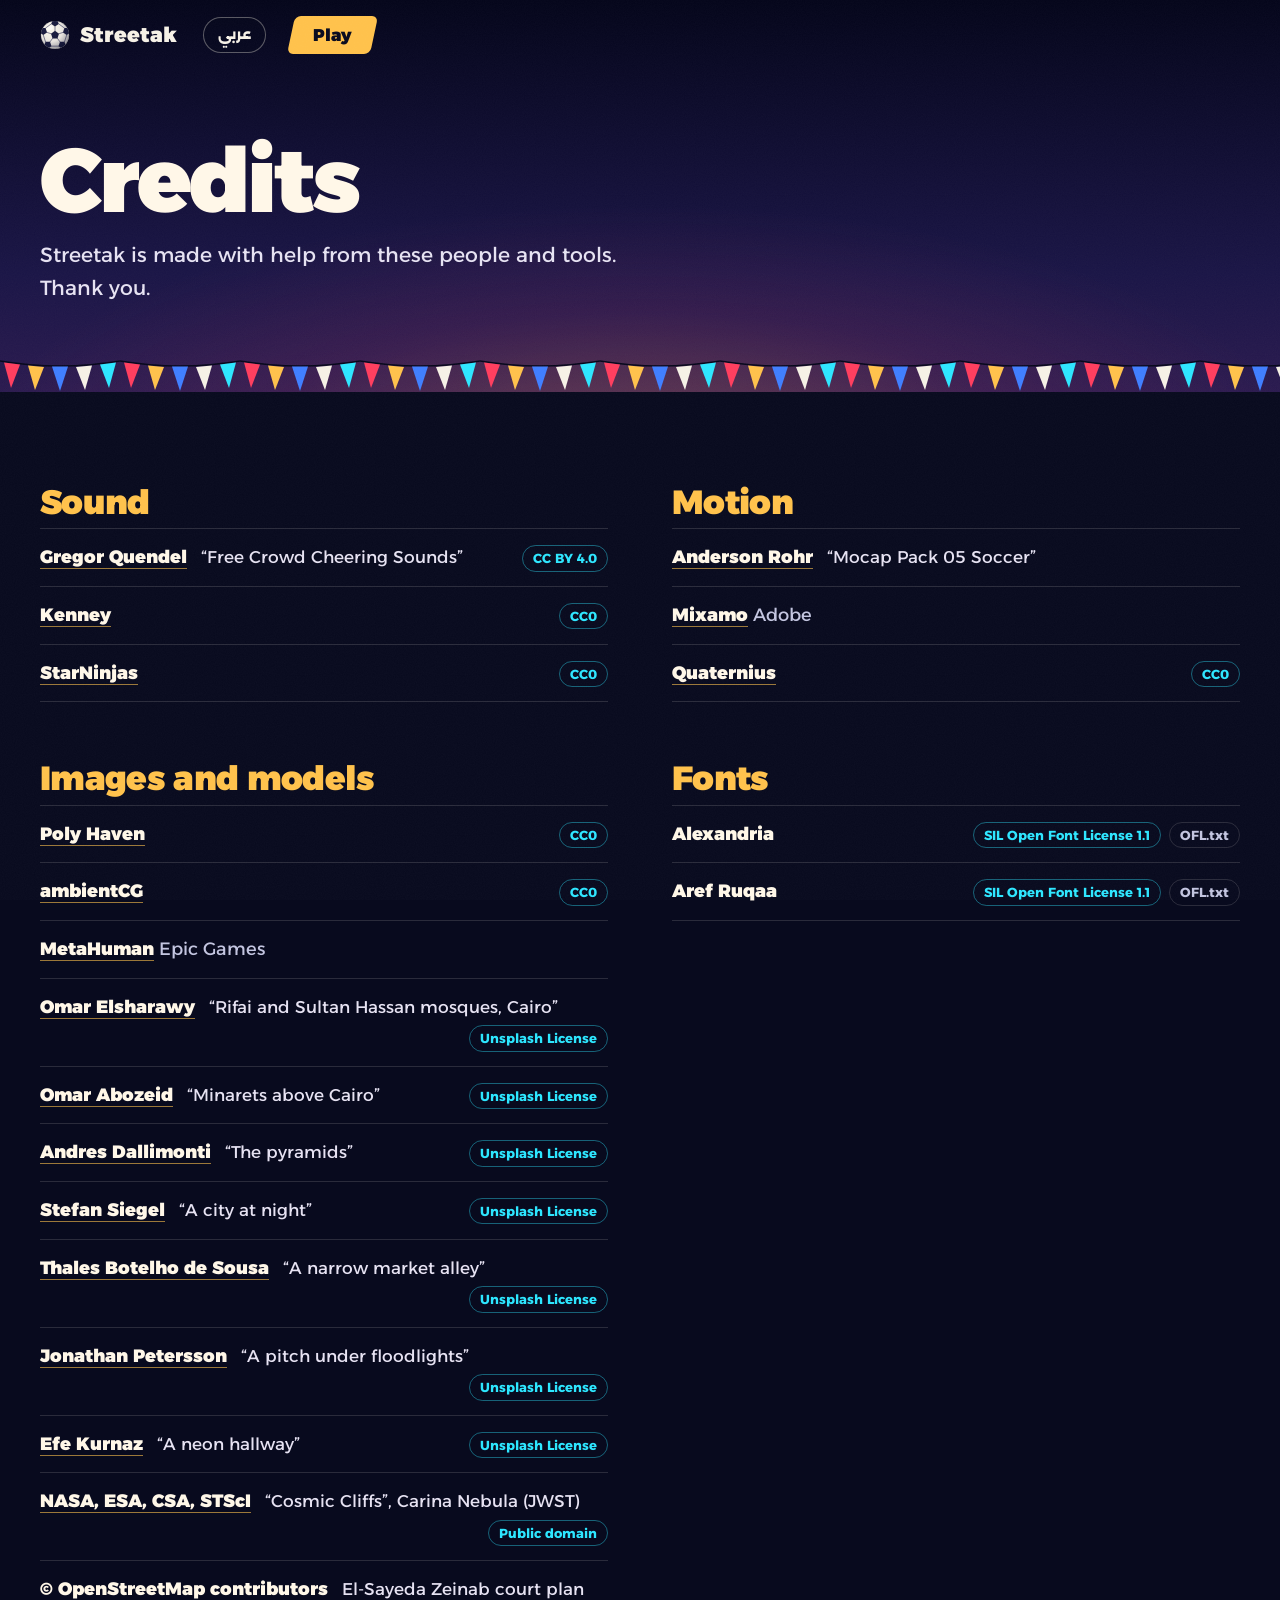
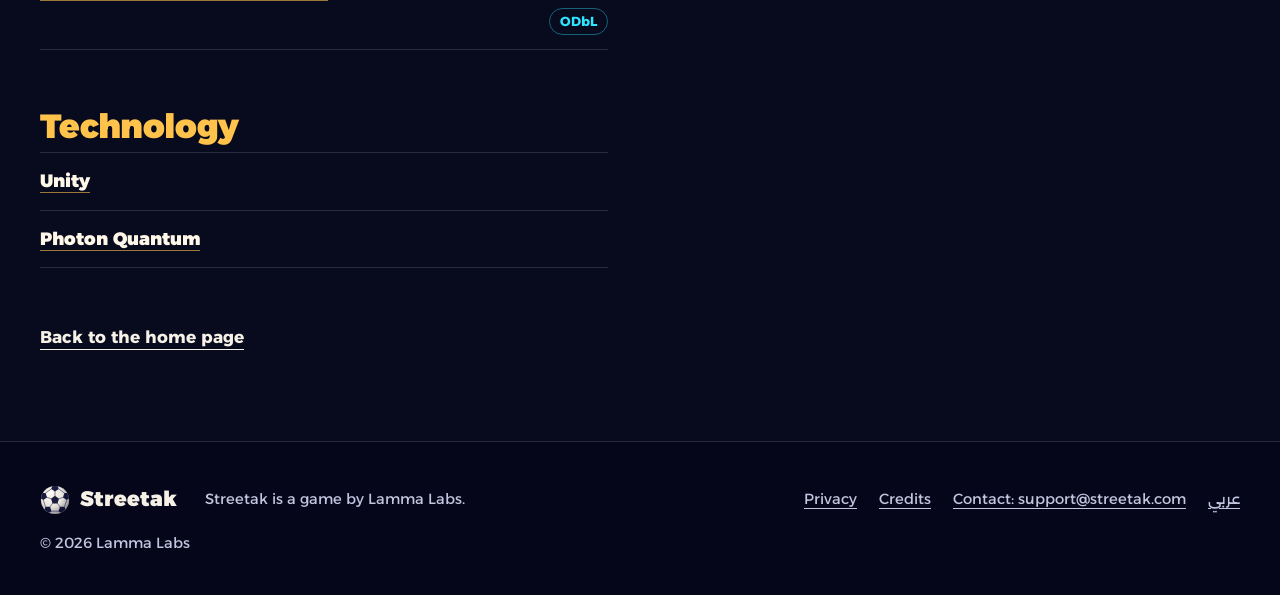
<file: credits.html>
<!doctype html>
<html lang="en" dir="ltr">
<head>
<meta charset="utf-8">
<meta name="viewport" content="width=device-width, initial-scale=1, viewport-fit=cover">
<title>Credits | Streetak</title>
<meta name="description" content="The people and tools Streetak is made with: sound, motion, images and models, fonts and technology.">
<link rel="canonical" href="https://streetak.com/credits.html">
<link rel="alternate" hreflang="en" href="https://streetak.com/credits.html">
<link rel="alternate" hreflang="ar" href="https://streetak.com/ar/credits.html">
<link rel="alternate" hreflang="x-default" href="https://streetak.com/credits.html">
<meta name="theme-color" content="#080A1E">
<meta name="color-scheme" content="dark">
<link rel="icon" href="favicon.svg" type="image/svg+xml">
<link rel="icon" href="favicon-32.png" sizes="32x32" type="image/png">
<link rel="apple-touch-icon" href="apple-touch-icon.png">
<meta property="og:type" content="website">
<meta property="og:site_name" content="Streetak">
<meta property="og:title" content="Credits | Streetak">
<meta property="og:description" content="The people and tools Streetak is made with: sound, motion, images and models, fonts and technology.">
<meta property="og:url" content="https://streetak.com/credits.html">
<meta property="og:image" content="https://streetak.com/assets/img/og-en.jpg">
<meta property="og:locale" content="en_US">
<link rel="preload" href="assets/fonts/alexandria-latin-900-normal.woff2" as="font" type="font/woff2" crossorigin>
<link rel="preload" href="assets/fonts/alexandria-latin-400-normal.woff2" as="font" type="font/woff2" crossorigin>
<link rel="stylesheet" href="assets/css/site.css">
</head>
<body class="sub-page">
<svg width="0" height="0" style="position:absolute" aria-hidden="true" focusable="false"><symbol id="ball" viewBox="-50 -50 100 100"><defs><clipPath id="bc"><circle r="47"/></clipPath><radialGradient id="bs" cx=".36" cy=".32" r=".78" gradientUnits="objectBoundingBox" fx=".34" fy=".3"><stop offset="0" stop-color="#fff" stop-opacity=".0"/><stop offset=".55" stop-color="#1a1d45" stop-opacity=".08"/><stop offset="1" stop-color="#0a0b1f" stop-opacity=".5"/></radialGradient></defs><circle r="47" fill="#F7F3EA"/><g clip-path="url(#bc)"><path d="M0 -14L0 -28M13.3 -4.3L26.6 -8.7M8.2 11.3L16.5 22.7M-8.2 11.3L-16.5 22.7M-13.3 -4.3L-26.6 -8.7M12.4 -37L31.4 -23.2M39 0.3L31.7 22.7M11.7 37.2L-11.7 37.2M-31.7 22.7L-39 0.3M-31.4 -23.2L-12.4 -37" stroke="#2a2d55" stroke-width="2" fill="none" stroke-linecap="round"/><polygon points="0,-14 13.3,-4.3 8.2,11.3 -8.2,11.3 -13.3,-4.3" fill="#14163a"/><polygon points="0,-28 -12.4,-37 -7.6,-51.5 7.6,-51.5 12.4,-37" fill="#14163a"/><polygon points="26.6,-8.7 31.4,-23.2 46.6,-23.2 51.4,-8.7 39,0.3" fill="#14163a"/><polygon points="16.5,22.7 31.7,22.7 36.5,37.2 24.1,46.2 11.7,37.2" fill="#14163a"/><polygon points="-16.5,22.7 -11.7,37.2 -24.1,46.2 -36.5,37.2 -31.7,22.7" fill="#14163a"/><polygon points="-26.6,-8.7 -39,0.3 -51.4,-8.7 -46.6,-23.2 -31.4,-23.2" fill="#14163a"/><circle r="47" fill="url(#bs)"/></g><ellipse cx="-17" cy="-22" rx="12" ry="7" fill="#fff" opacity=".55" transform="rotate(-35 -17 -22)"/><circle r="47" fill="none" stroke="#0a0b1f" stroke-opacity=".35" stroke-width="1.5"/></symbol></svg>
<a class="skip" href="#main">Skip to content</a>
<header class="sub-head">
<nav class="nav wrap" aria-label="Main">
<a class="brand" href="./"><svg class="brand-ball" viewBox="-50 -50 100 100" aria-hidden="true" focusable="false"><use href="#ball" x="-50" y="-50" width="100" height="100"/></svg><span>Streetak</span></a>
<a class="lang" href="ar/credits.html" hreflang="ar" lang="ar" title="ستريتك بالعربي">عربي</a>
<a class="nav-play" href="https://play.streetak.com">Play</a>
</nav>
<div class="wrap sub-title"><h1 class="t-big">Credits</h1><p class="lead">Streetak is made with help from these people and tools. Thank you.</p></div>
</header>
<main id="main" class="wrap cr">
<section class="cr-group" aria-labelledby="cr-sound"><h2 id="cr-sound">Sound</h2><ul class="cr-list"><li><span class="cr-who" dir="ltr"><a href="https://opengameart.org/content/free-crowd-cheering-sounds" rel="noopener">Gregor Quendel</a></span><span dir="ltr"><span class="cr-work">“Free Crowd Cheering Sounds”</span></span><span class="cr-tags" dir="ltr"><a class="cr-lic" href="https://creativecommons.org/licenses/by/4.0/" rel="noopener license">CC BY 4.0</a></span></li><li><span class="cr-who" dir="ltr"><a href="https://kenney.nl" rel="noopener">Kenney</a></span><span class="cr-tags" dir="ltr"><a class="cr-lic" href="https://creativecommons.org/publicdomain/zero/1.0/" rel="noopener license">CC0</a></span></li><li><span class="cr-who" dir="ltr"><a href="https://opengameart.org/content/crowd-shoutingspeaking-ambience" rel="noopener">StarNinjas</a></span><span class="cr-tags" dir="ltr"><a class="cr-lic" href="https://creativecommons.org/publicdomain/zero/1.0/" rel="noopener license">CC0</a></span></li></ul></section>
<section class="cr-group" aria-labelledby="cr-motion"><h2 id="cr-motion">Motion</h2><ul class="cr-list"><li><span class="cr-who" dir="ltr"><a href="https://andersonrohr.gumroad.com" rel="noopener">Anderson Rohr</a></span><span dir="ltr"><span class="cr-work">“Mocap Pack 05 Soccer”</span></span><span class="cr-tags" dir="ltr"></span></li><li><span class="cr-who" dir="ltr"><a href="https://www.mixamo.com" rel="noopener">Mixamo</a> <span class="cr-by">Adobe</span></span><span class="cr-tags" dir="ltr"></span></li><li><span class="cr-who" dir="ltr"><a href="https://quaternius.com" rel="noopener">Quaternius</a></span><span class="cr-tags" dir="ltr"><a class="cr-lic" href="https://creativecommons.org/publicdomain/zero/1.0/" rel="noopener license">CC0</a></span></li></ul></section>
<section class="cr-group" aria-labelledby="cr-images"><h2 id="cr-images">Images and models</h2><ul class="cr-list"><li><span class="cr-who" dir="ltr"><a href="https://polyhaven.com" rel="noopener">Poly Haven</a></span><span class="cr-tags" dir="ltr"><a class="cr-lic" href="https://creativecommons.org/publicdomain/zero/1.0/" rel="noopener license">CC0</a></span></li><li><span class="cr-who" dir="ltr"><a href="https://ambientcg.com" rel="noopener">ambientCG</a></span><span class="cr-tags" dir="ltr"><a class="cr-lic" href="https://creativecommons.org/publicdomain/zero/1.0/" rel="noopener license">CC0</a></span></li><li><span class="cr-who" dir="ltr"><a href="https://www.metahuman.com" rel="noopener">MetaHuman</a> <span class="cr-by">Epic Games</span></span><span class="cr-tags" dir="ltr"></span></li><li><span class="cr-who" dir="ltr"><a href="https://unsplash.com/es/fotos/mezquita-de-rifai-y-sultan-hassan-el-cairo-pwMbtwA9LRc" rel="noopener">Omar Elsharawy</a></span><span dir="ltr"><span class="cr-work">“Rifai and Sultan Hassan mosques, Cairo”</span></span><span class="cr-tags" dir="ltr"><a class="cr-lic" href="https://unsplash.com/license" rel="noopener license">Unsplash License</a></span></li><li><span class="cr-who" dir="ltr"><a href="https://unsplash.com/photos/mosque-minarets-rise-above-dense-city-buildings-under-cloudy-sky-7zvQNTmpgks" rel="noopener">Omar Abozeid</a></span><span dir="ltr"><span class="cr-work">“Minarets above Cairo”</span></span><span class="cr-tags" dir="ltr"><a class="cr-lic" href="https://unsplash.com/license" rel="noopener license">Unsplash License</a></span></li><li><span class="cr-who" dir="ltr"><a href="https://unsplash.com/photos/landscape-photography-of-pyramid-3lliBG4a5sI" rel="noopener">Andres Dallimonti</a></span><span dir="ltr"><span class="cr-work">“The pyramids”</span></span><span class="cr-tags" dir="ltr"><a class="cr-lic" href="https://unsplash.com/license" rel="noopener license">Unsplash License</a></span></li><li><span class="cr-who" dir="ltr"><a href="https://unsplash.com/photos/a-night-scene-of-a-city-with-lights-reflecting-in-the-water-XplCnzSA5Qk" rel="noopener">Stefan Siegel</a></span><span dir="ltr"><span class="cr-work">“A city at night”</span></span><span class="cr-tags" dir="ltr"><a class="cr-lic" href="https://unsplash.com/license" rel="noopener license">Unsplash License</a></span></li><li><span class="cr-who" dir="ltr"><a href="https://unsplash.com/es/fotos/un-callejon-estrecho-con-muchos-articulos-en-exhibicion-MB2eoqiNKiw" rel="noopener">Thales Botelho de Sousa</a></span><span dir="ltr"><span class="cr-work">“A narrow market alley”</span></span><span class="cr-tags" dir="ltr"><a class="cr-lic" href="https://unsplash.com/license" rel="noopener license">Unsplash License</a></span></li><li><span class="cr-who" dir="ltr"><a href="https://unsplash.com/photos/soccer-field-under-stadium-lights-ARU18GpF6QQ" rel="noopener">Jonathan Petersson</a></span><span dir="ltr"><span class="cr-work">“A pitch under floodlights”</span></span><span class="cr-tags" dir="ltr"><a class="cr-lic" href="https://unsplash.com/license" rel="noopener license">Unsplash License</a></span></li><li><span class="cr-who" dir="ltr"><a href="https://unsplash.com/photos/multicolored-hallway-RnCPiXixooY" rel="noopener">Efe Kurnaz</a></span><span dir="ltr"><span class="cr-work">“A neon hallway”</span></span><span class="cr-tags" dir="ltr"><a class="cr-lic" href="https://unsplash.com/license" rel="noopener license">Unsplash License</a></span></li><li><span class="cr-who" dir="ltr"><a href="https://science.nasa.gov/mission/webb/" rel="noopener">NASA, ESA, CSA, STScI</a></span><span dir="ltr"><span class="cr-work">“Cosmic Cliffs”, Carina Nebula (JWST)</span></span><span class="cr-tags" dir="ltr"><a class="cr-lic" href="https://www.nasa.gov/nasa-brand-center/images-and-media/" rel="noopener license">Public domain</a></span></li><li><span class="cr-who" dir="ltr"><a href="https://www.openstreetmap.org/copyright" rel="noopener">© OpenStreetMap contributors</a></span><span dir="ltr"><span class="cr-work">El-Sayeda Zeinab court plan</span></span><span class="cr-tags" dir="ltr"><a class="cr-lic" href="https://opendatacommons.org/licenses/odbl/" rel="noopener license">ODbL</a></span></li></ul></section>
<section class="cr-group" aria-labelledby="cr-fonts"><h2 id="cr-fonts">Fonts</h2><ul class="cr-list"><li><span class="cr-who" dir="ltr">Alexandria</span><span class="cr-tags" dir="ltr"><a class="cr-lic" href="https://openfontlicense.org/open-font-license-official-text/" rel="noopener license">SIL Open Font License 1.1</a><a class="cr-file" href="assets/fonts/OFL-Alexandria.txt">OFL.txt</a></span></li><li><span class="cr-who" dir="ltr">Aref Ruqaa</span><span class="cr-tags" dir="ltr"><a class="cr-lic" href="https://openfontlicense.org/open-font-license-official-text/" rel="noopener license">SIL Open Font License 1.1</a><a class="cr-file" href="assets/fonts/OFL-ArefRuqaa.txt">OFL.txt</a></span></li></ul></section>
<section class="cr-group" aria-labelledby="cr-tech"><h2 id="cr-tech">Technology</h2><ul class="cr-list"><li><span class="cr-who" dir="ltr"><a href="https://unity.com" rel="noopener">Unity</a></span><span class="cr-tags" dir="ltr"></span></li><li><span class="cr-who" dir="ltr"><a href="https://www.photonengine.com/quantum" rel="noopener">Photon Quantum</a></span><span class="cr-tags" dir="ltr"></span></li></ul></section>
<p class="cr-back"><a href="./">Back to the home page</a></p>
</main>
<footer class="foot">
<div class="wrap foot-in">
<a class="brand" href="./"><svg class="brand-ball" viewBox="-50 -50 100 100" aria-hidden="true" focusable="false"><use href="#ball" x="-50" y="-50" width="100" height="100"/></svg><span>Streetak</span></a>
<p>Streetak is a game by Lamma Labs.</p>
<ul class="foot-links">
<li><a href="https://play.streetak.com/privacy.html">Privacy</a></li>
<li><a href="credits.html">Credits</a></li>
<li><a href="mailto:support@streetak.com">Contact: <span dir="ltr">support@streetak.com</span></a></li>
<li><a href="ar/" hreflang="ar" lang="ar">عربي</a></li>
</ul>
<p class="copy" dir="ltr">© 2026 Lamma Labs</p>
</div>
</footer>
</body>
</html>
</file>
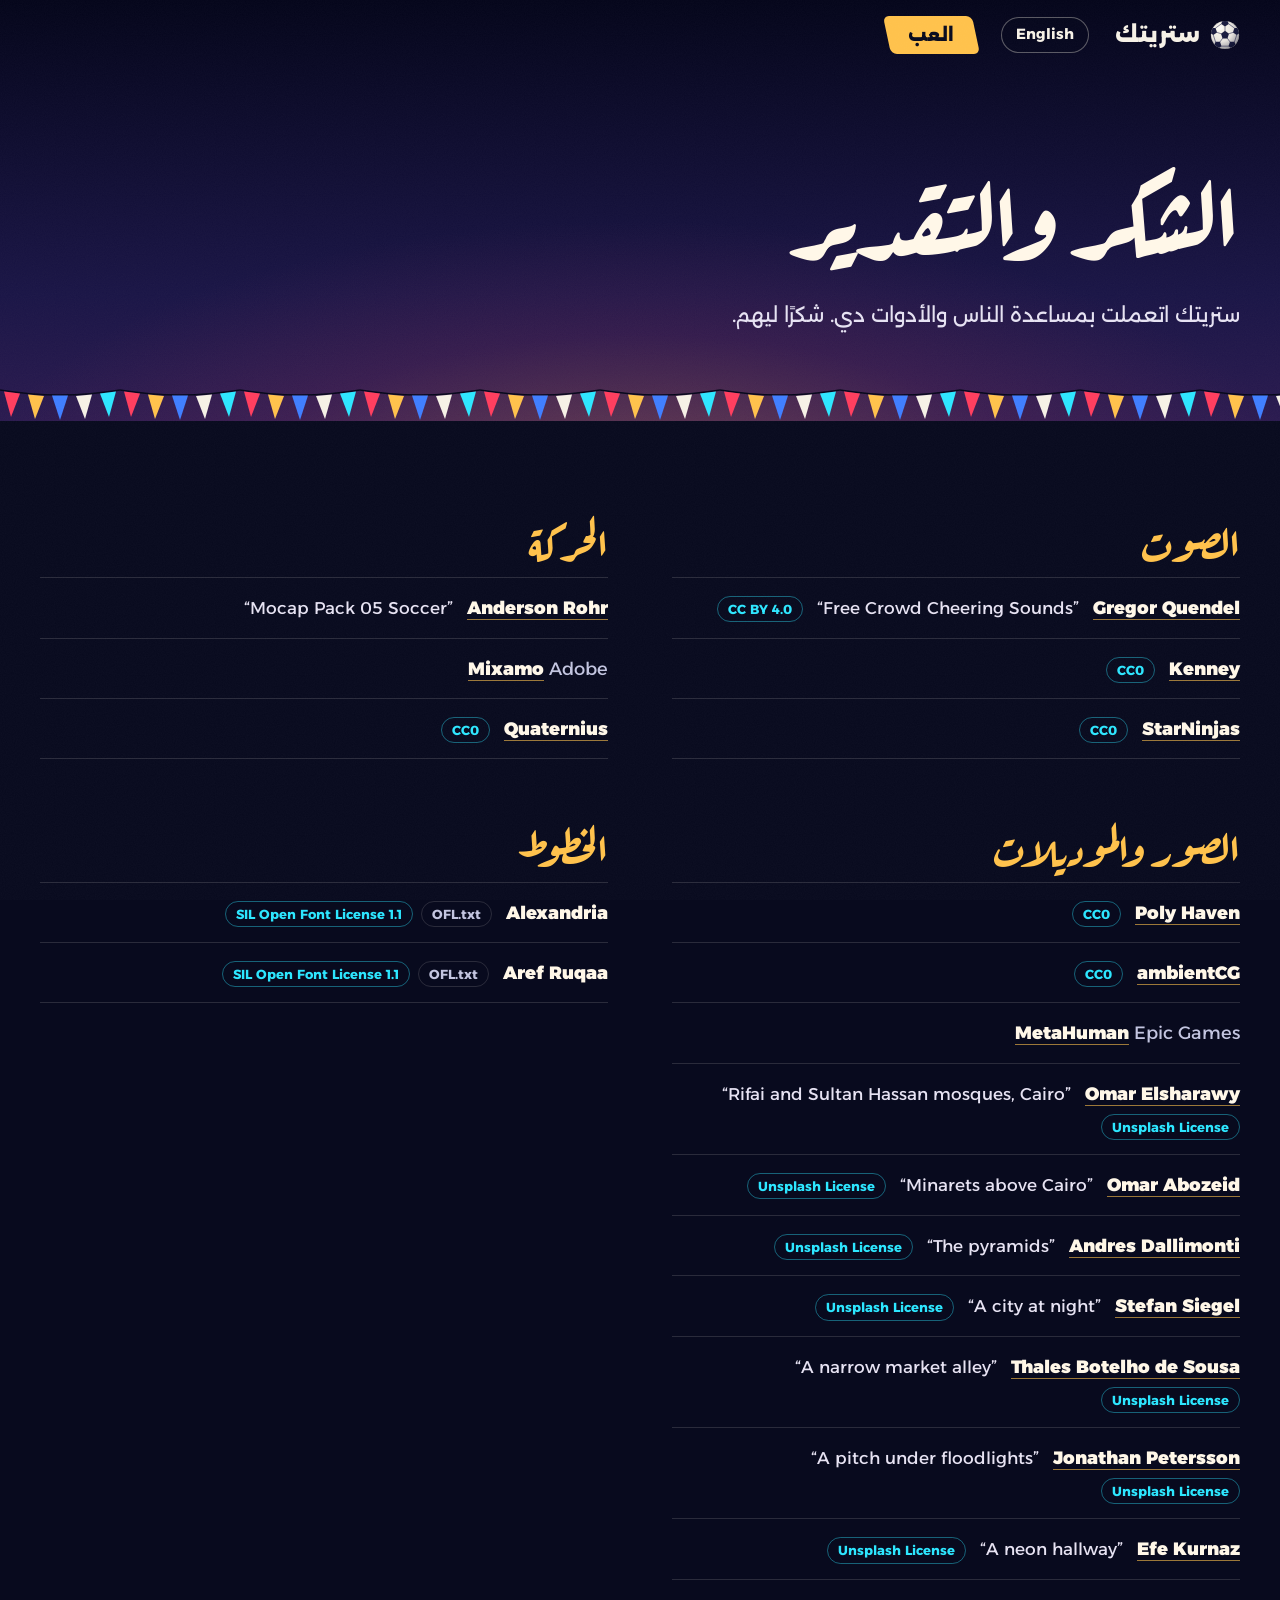
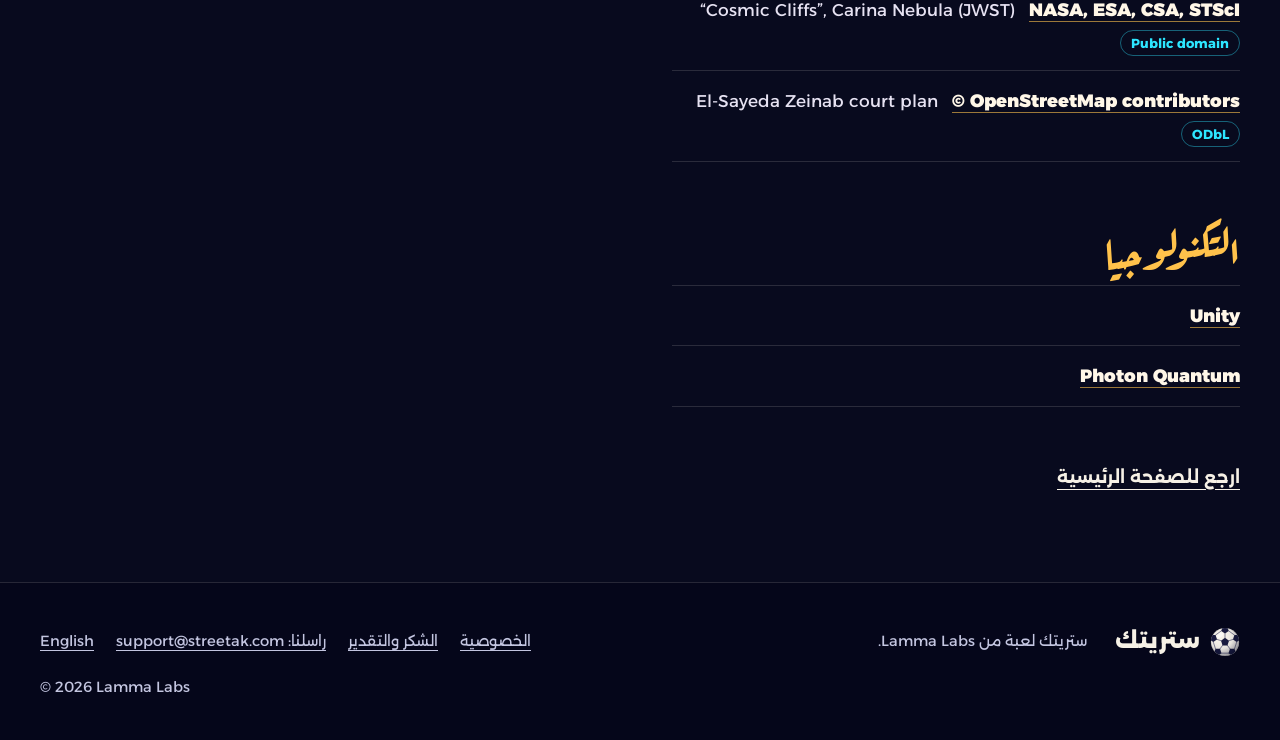
<file: ar/credits.html>
<!doctype html>
<html lang="ar" dir="rtl">
<head>
<meta charset="utf-8">
<base href="/">
<meta name="viewport" content="width=device-width, initial-scale=1, viewport-fit=cover">
<title>الشكر والتقدير | ستريتك</title>
<meta name="description" content="الناس والأدوات اللي ستريتك اتعملت بيهم: الصوت، الحركة، الصور والموديلات، الخطوط والتكنولوجيا.">
<link rel="canonical" href="https://streetak.com/ar/credits.html">
<link rel="alternate" hreflang="en" href="https://streetak.com/credits.html">
<link rel="alternate" hreflang="ar" href="https://streetak.com/ar/credits.html">
<link rel="alternate" hreflang="x-default" href="https://streetak.com/credits.html">
<meta name="theme-color" content="#080A1E">
<meta name="color-scheme" content="dark">
<link rel="icon" href="favicon.svg" type="image/svg+xml">
<link rel="icon" href="favicon-32.png" sizes="32x32" type="image/png">
<link rel="apple-touch-icon" href="apple-touch-icon.png">
<meta property="og:type" content="website">
<meta property="og:site_name" content="ستريتك">
<meta property="og:title" content="الشكر والتقدير | ستريتك">
<meta property="og:description" content="الناس والأدوات اللي ستريتك اتعملت بيهم: الصوت، الحركة، الصور والموديلات، الخطوط والتكنولوجيا.">
<meta property="og:url" content="https://streetak.com/ar/credits.html">
<meta property="og:image" content="https://streetak.com/assets/img/og-ar.jpg">
<meta property="og:locale" content="ar_EG">
<link rel="preload" href="assets/fonts/aref-ruqaa-arabic-700-normal.woff2" as="font" type="font/woff2" crossorigin>
<link rel="preload" href="assets/fonts/alexandria-arabic-400-normal.woff2" as="font" type="font/woff2" crossorigin>
<link rel="stylesheet" href="assets/css/site.css">
</head>
<body class="sub-page">
<svg width="0" height="0" style="position:absolute" aria-hidden="true" focusable="false"><symbol id="ball" viewBox="-50 -50 100 100"><defs><clipPath id="bc"><circle r="47"/></clipPath><radialGradient id="bs" cx=".36" cy=".32" r=".78" gradientUnits="objectBoundingBox" fx=".34" fy=".3"><stop offset="0" stop-color="#fff" stop-opacity=".0"/><stop offset=".55" stop-color="#1a1d45" stop-opacity=".08"/><stop offset="1" stop-color="#0a0b1f" stop-opacity=".5"/></radialGradient></defs><circle r="47" fill="#F7F3EA"/><g clip-path="url(#bc)"><path d="M0 -14L0 -28M13.3 -4.3L26.6 -8.7M8.2 11.3L16.5 22.7M-8.2 11.3L-16.5 22.7M-13.3 -4.3L-26.6 -8.7M12.4 -37L31.4 -23.2M39 0.3L31.7 22.7M11.7 37.2L-11.7 37.2M-31.7 22.7L-39 0.3M-31.4 -23.2L-12.4 -37" stroke="#2a2d55" stroke-width="2" fill="none" stroke-linecap="round"/><polygon points="0,-14 13.3,-4.3 8.2,11.3 -8.2,11.3 -13.3,-4.3" fill="#14163a"/><polygon points="0,-28 -12.4,-37 -7.6,-51.5 7.6,-51.5 12.4,-37" fill="#14163a"/><polygon points="26.6,-8.7 31.4,-23.2 46.6,-23.2 51.4,-8.7 39,0.3" fill="#14163a"/><polygon points="16.5,22.7 31.7,22.7 36.5,37.2 24.1,46.2 11.7,37.2" fill="#14163a"/><polygon points="-16.5,22.7 -11.7,37.2 -24.1,46.2 -36.5,37.2 -31.7,22.7" fill="#14163a"/><polygon points="-26.6,-8.7 -39,0.3 -51.4,-8.7 -46.6,-23.2 -31.4,-23.2" fill="#14163a"/><circle r="47" fill="url(#bs)"/></g><ellipse cx="-17" cy="-22" rx="12" ry="7" fill="#fff" opacity=".55" transform="rotate(-35 -17 -22)"/><circle r="47" fill="none" stroke="#0a0b1f" stroke-opacity=".35" stroke-width="1.5"/></symbol></svg>
<a class="skip" href="#main">على المحتوى</a>
<header class="sub-head">
<nav class="nav wrap" aria-label="القائمة">
<a class="brand" href="ar/"><svg class="brand-ball" viewBox="-50 -50 100 100" aria-hidden="true" focusable="false"><use href="#ball" x="-50" y="-50" width="100" height="100"/></svg><span>ستريتك</span></a>
<a class="lang" href="credits.html" hreflang="en" lang="en" title="Streetak in English">English</a>
<a class="nav-play" href="https://play.streetak.com">العب</a>
</nav>
<div class="wrap sub-title"><h1 class="t-big">الشكر والتقدير</h1><p class="lead">ستريتك اتعملت بمساعدة الناس والأدوات دي. شكرًا ليهم.</p></div>
</header>
<main id="main" class="wrap cr">
<section class="cr-group" aria-labelledby="cr-sound"><h2 id="cr-sound">الصوت</h2><ul class="cr-list"><li><span class="cr-who" dir="ltr"><a href="https://opengameart.org/content/free-crowd-cheering-sounds" rel="noopener">Gregor Quendel</a></span><span dir="ltr"><span class="cr-work">“Free Crowd Cheering Sounds”</span></span><span class="cr-tags" dir="ltr"><a class="cr-lic" href="https://creativecommons.org/licenses/by/4.0/" rel="noopener license">CC BY 4.0</a></span></li><li><span class="cr-who" dir="ltr"><a href="https://kenney.nl" rel="noopener">Kenney</a></span><span class="cr-tags" dir="ltr"><a class="cr-lic" href="https://creativecommons.org/publicdomain/zero/1.0/" rel="noopener license">CC0</a></span></li><li><span class="cr-who" dir="ltr"><a href="https://opengameart.org/content/crowd-shoutingspeaking-ambience" rel="noopener">StarNinjas</a></span><span class="cr-tags" dir="ltr"><a class="cr-lic" href="https://creativecommons.org/publicdomain/zero/1.0/" rel="noopener license">CC0</a></span></li></ul></section>
<section class="cr-group" aria-labelledby="cr-motion"><h2 id="cr-motion">الحركة</h2><ul class="cr-list"><li><span class="cr-who" dir="ltr"><a href="https://andersonrohr.gumroad.com" rel="noopener">Anderson Rohr</a></span><span dir="ltr"><span class="cr-work">“Mocap Pack 05 Soccer”</span></span><span class="cr-tags" dir="ltr"></span></li><li><span class="cr-who" dir="ltr"><a href="https://www.mixamo.com" rel="noopener">Mixamo</a> <span class="cr-by">Adobe</span></span><span class="cr-tags" dir="ltr"></span></li><li><span class="cr-who" dir="ltr"><a href="https://quaternius.com" rel="noopener">Quaternius</a></span><span class="cr-tags" dir="ltr"><a class="cr-lic" href="https://creativecommons.org/publicdomain/zero/1.0/" rel="noopener license">CC0</a></span></li></ul></section>
<section class="cr-group" aria-labelledby="cr-images"><h2 id="cr-images">الصور والموديلات</h2><ul class="cr-list"><li><span class="cr-who" dir="ltr"><a href="https://polyhaven.com" rel="noopener">Poly Haven</a></span><span class="cr-tags" dir="ltr"><a class="cr-lic" href="https://creativecommons.org/publicdomain/zero/1.0/" rel="noopener license">CC0</a></span></li><li><span class="cr-who" dir="ltr"><a href="https://ambientcg.com" rel="noopener">ambientCG</a></span><span class="cr-tags" dir="ltr"><a class="cr-lic" href="https://creativecommons.org/publicdomain/zero/1.0/" rel="noopener license">CC0</a></span></li><li><span class="cr-who" dir="ltr"><a href="https://www.metahuman.com" rel="noopener">MetaHuman</a> <span class="cr-by">Epic Games</span></span><span class="cr-tags" dir="ltr"></span></li><li><span class="cr-who" dir="ltr"><a href="https://unsplash.com/es/fotos/mezquita-de-rifai-y-sultan-hassan-el-cairo-pwMbtwA9LRc" rel="noopener">Omar Elsharawy</a></span><span dir="ltr"><span class="cr-work">“Rifai and Sultan Hassan mosques, Cairo”</span></span><span class="cr-tags" dir="ltr"><a class="cr-lic" href="https://unsplash.com/license" rel="noopener license">Unsplash License</a></span></li><li><span class="cr-who" dir="ltr"><a href="https://unsplash.com/photos/mosque-minarets-rise-above-dense-city-buildings-under-cloudy-sky-7zvQNTmpgks" rel="noopener">Omar Abozeid</a></span><span dir="ltr"><span class="cr-work">“Minarets above Cairo”</span></span><span class="cr-tags" dir="ltr"><a class="cr-lic" href="https://unsplash.com/license" rel="noopener license">Unsplash License</a></span></li><li><span class="cr-who" dir="ltr"><a href="https://unsplash.com/photos/landscape-photography-of-pyramid-3lliBG4a5sI" rel="noopener">Andres Dallimonti</a></span><span dir="ltr"><span class="cr-work">“The pyramids”</span></span><span class="cr-tags" dir="ltr"><a class="cr-lic" href="https://unsplash.com/license" rel="noopener license">Unsplash License</a></span></li><li><span class="cr-who" dir="ltr"><a href="https://unsplash.com/photos/a-night-scene-of-a-city-with-lights-reflecting-in-the-water-XplCnzSA5Qk" rel="noopener">Stefan Siegel</a></span><span dir="ltr"><span class="cr-work">“A city at night”</span></span><span class="cr-tags" dir="ltr"><a class="cr-lic" href="https://unsplash.com/license" rel="noopener license">Unsplash License</a></span></li><li><span class="cr-who" dir="ltr"><a href="https://unsplash.com/es/fotos/un-callejon-estrecho-con-muchos-articulos-en-exhibicion-MB2eoqiNKiw" rel="noopener">Thales Botelho de Sousa</a></span><span dir="ltr"><span class="cr-work">“A narrow market alley”</span></span><span class="cr-tags" dir="ltr"><a class="cr-lic" href="https://unsplash.com/license" rel="noopener license">Unsplash License</a></span></li><li><span class="cr-who" dir="ltr"><a href="https://unsplash.com/photos/soccer-field-under-stadium-lights-ARU18GpF6QQ" rel="noopener">Jonathan Petersson</a></span><span dir="ltr"><span class="cr-work">“A pitch under floodlights”</span></span><span class="cr-tags" dir="ltr"><a class="cr-lic" href="https://unsplash.com/license" rel="noopener license">Unsplash License</a></span></li><li><span class="cr-who" dir="ltr"><a href="https://unsplash.com/photos/multicolored-hallway-RnCPiXixooY" rel="noopener">Efe Kurnaz</a></span><span dir="ltr"><span class="cr-work">“A neon hallway”</span></span><span class="cr-tags" dir="ltr"><a class="cr-lic" href="https://unsplash.com/license" rel="noopener license">Unsplash License</a></span></li><li><span class="cr-who" dir="ltr"><a href="https://science.nasa.gov/mission/webb/" rel="noopener">NASA, ESA, CSA, STScI</a></span><span dir="ltr"><span class="cr-work">“Cosmic Cliffs”, Carina Nebula (JWST)</span></span><span class="cr-tags" dir="ltr"><a class="cr-lic" href="https://www.nasa.gov/nasa-brand-center/images-and-media/" rel="noopener license">Public domain</a></span></li><li><span class="cr-who" dir="ltr"><a href="https://www.openstreetmap.org/copyright" rel="noopener">© OpenStreetMap contributors</a></span><span dir="ltr"><span class="cr-work">El-Sayeda Zeinab court plan</span></span><span class="cr-tags" dir="ltr"><a class="cr-lic" href="https://opendatacommons.org/licenses/odbl/" rel="noopener license">ODbL</a></span></li></ul></section>
<section class="cr-group" aria-labelledby="cr-fonts"><h2 id="cr-fonts">الخطوط</h2><ul class="cr-list"><li><span class="cr-who" dir="ltr">Alexandria</span><span class="cr-tags" dir="ltr"><a class="cr-lic" href="https://openfontlicense.org/open-font-license-official-text/" rel="noopener license">SIL Open Font License 1.1</a><a class="cr-file" href="assets/fonts/OFL-Alexandria.txt">OFL.txt</a></span></li><li><span class="cr-who" dir="ltr">Aref Ruqaa</span><span class="cr-tags" dir="ltr"><a class="cr-lic" href="https://openfontlicense.org/open-font-license-official-text/" rel="noopener license">SIL Open Font License 1.1</a><a class="cr-file" href="assets/fonts/OFL-ArefRuqaa.txt">OFL.txt</a></span></li></ul></section>
<section class="cr-group" aria-labelledby="cr-tech"><h2 id="cr-tech">التكنولوجيا</h2><ul class="cr-list"><li><span class="cr-who" dir="ltr"><a href="https://unity.com" rel="noopener">Unity</a></span><span class="cr-tags" dir="ltr"></span></li><li><span class="cr-who" dir="ltr"><a href="https://www.photonengine.com/quantum" rel="noopener">Photon Quantum</a></span><span class="cr-tags" dir="ltr"></span></li></ul></section>
<p class="cr-back"><a href="ar/">ارجع للصفحة الرئيسية</a></p>
</main>
<footer class="foot">
<div class="wrap foot-in">
<a class="brand" href="ar/"><svg class="brand-ball" viewBox="-50 -50 100 100" aria-hidden="true" focusable="false"><use href="#ball" x="-50" y="-50" width="100" height="100"/></svg><span>ستريتك</span></a>
<p>ستريتك لعبة من Lamma Labs.</p>
<ul class="foot-links">
<li><a href="https://play.streetak.com/privacy.html">الخصوصية</a></li>
<li><a href="ar/credits.html">الشكر والتقدير</a></li>
<li><a href="mailto:support@streetak.com">راسلنا: <span dir="ltr">support@streetak.com</span></a></li>
<li><a href="./" hreflang="en" lang="en">English</a></li>
</ul>
<p class="copy" dir="ltr">© 2026 Lamma Labs</p>
</div>
</footer>
</body>
</html>
</file>
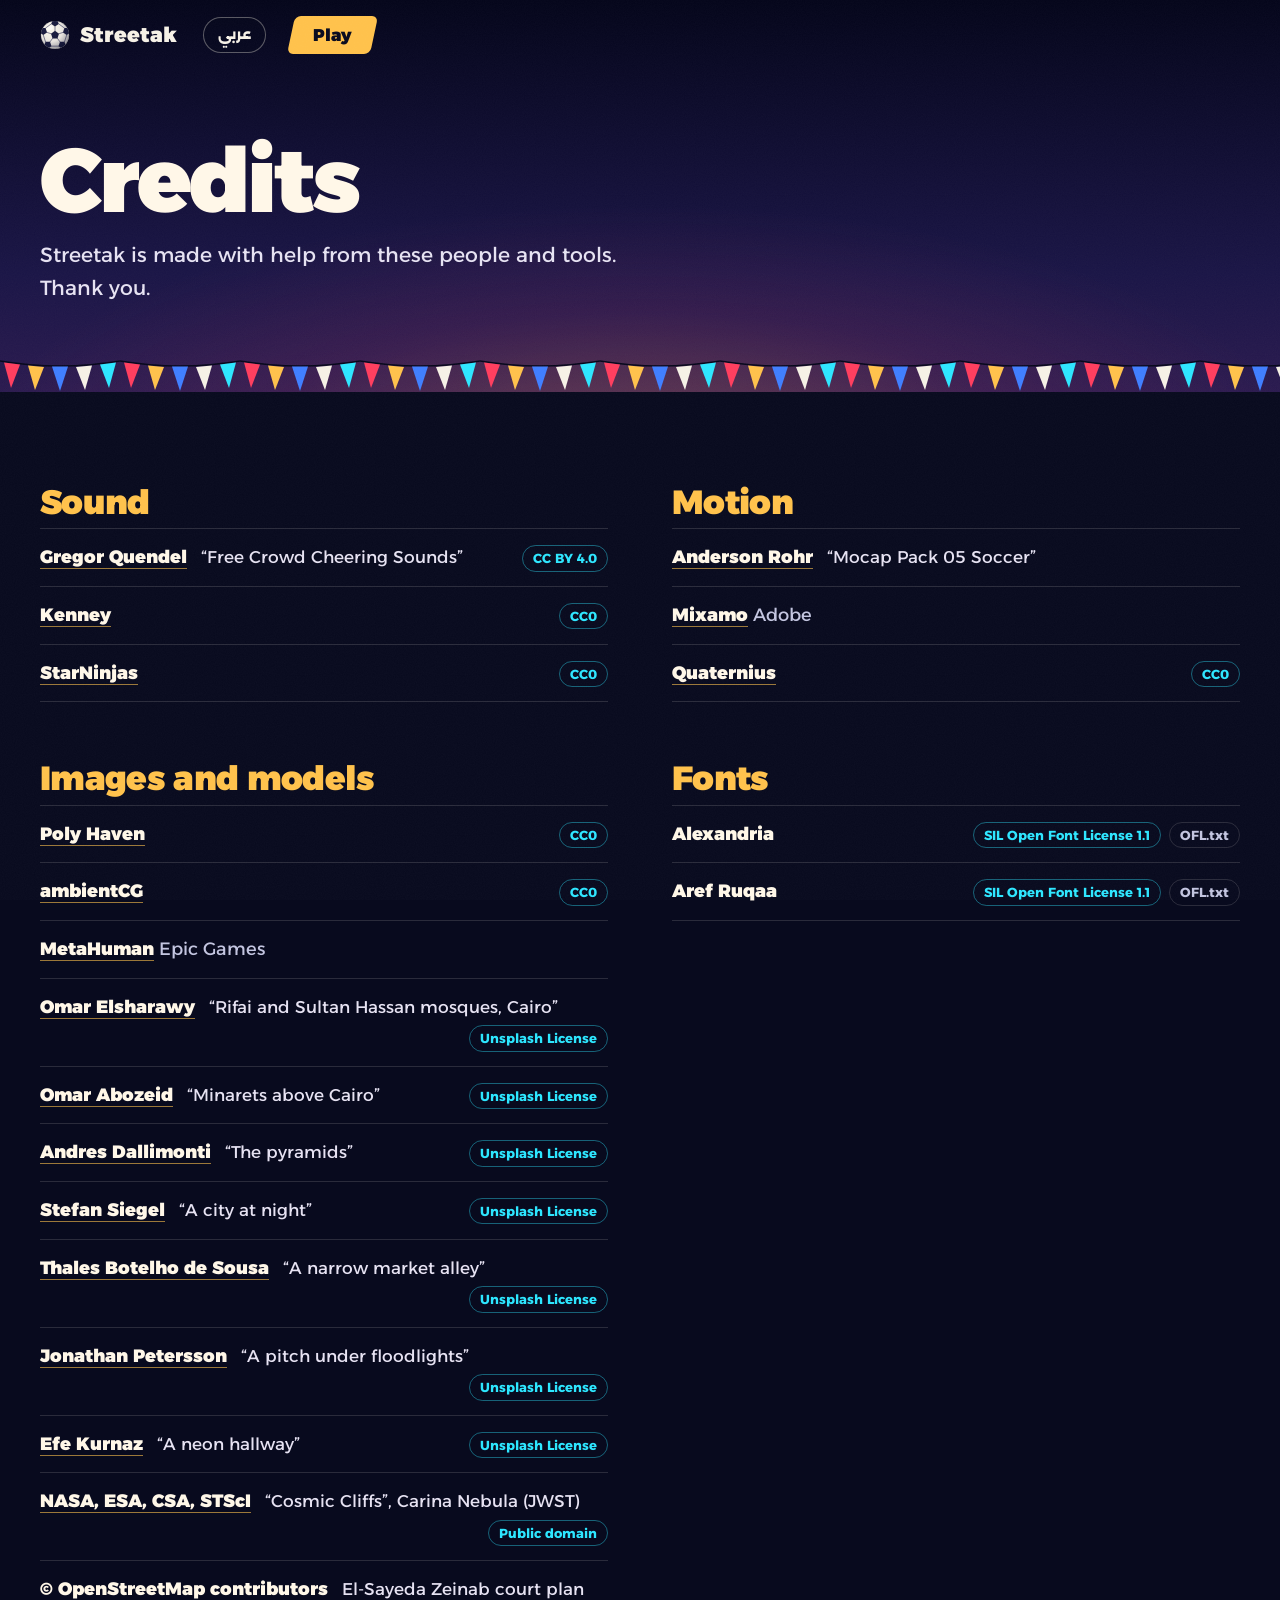
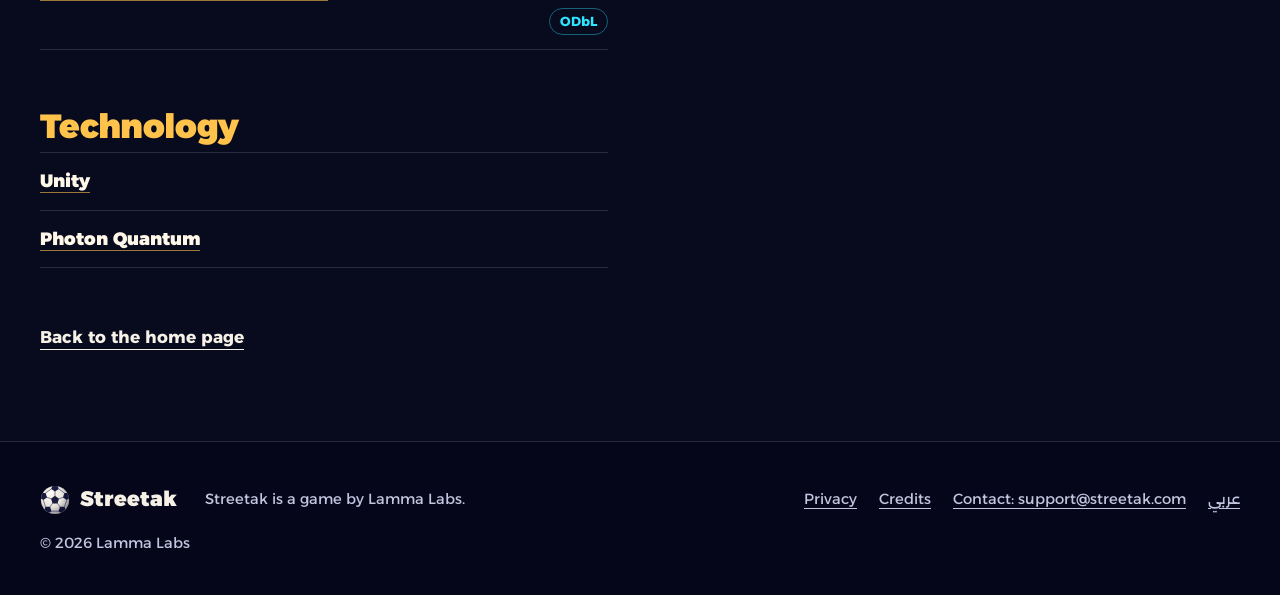
<file: en/credits.html>
<!doctype html>
<html lang="en"><head><meta charset="utf-8"><title>Streetak</title><meta name="robots" content="noindex"><link rel="canonical" href="https://streetak.com/credits.html"><meta http-equiv="refresh" content="0; url=/credits.html"><script>location.replace("/credits.html"+location.hash)</script></head><body><a href="/credits.html">Streetak</a></body></html>
</file>
<file: assets/css/site.css>
/* Streetak (ستريتك) — streetak.com. Built by tools/site/build.js; this file is hand-written. */

/* Fonts: self-hosted from @fontsource (SIL OFL 1.1, see ../fonts/OFL-*.txt) */
@font-face{font-family:"Alexandria";font-style:normal;font-weight:400;font-display:swap;src:url(../fonts/alexandria-arabic-400-normal.woff2) format("woff2");unicode-range:U+0600-06FF,U+0750-077F,U+0870-088E,U+0890-0891,U+0897-08E1,U+08E3-08FF,U+200C-200E,U+2010-2011,U+204F,U+2E41,U+FB50-FDFF,U+FE70-FE74,U+FE76-FEFC}
@font-face{font-family:"Alexandria";font-style:normal;font-weight:700;font-display:swap;src:url(../fonts/alexandria-arabic-700-normal.woff2) format("woff2");unicode-range:U+0600-06FF,U+0750-077F,U+0870-088E,U+0890-0891,U+0897-08E1,U+08E3-08FF,U+200C-200E,U+2010-2011,U+204F,U+2E41,U+FB50-FDFF,U+FE70-FE74,U+FE76-FEFC}
@font-face{font-family:"Alexandria";font-style:normal;font-weight:900;font-display:swap;src:url(../fonts/alexandria-arabic-900-normal.woff2) format("woff2");unicode-range:U+0600-06FF,U+0750-077F,U+0870-088E,U+0890-0891,U+0897-08E1,U+08E3-08FF,U+200C-200E,U+2010-2011,U+204F,U+2E41,U+FB50-FDFF,U+FE70-FE74,U+FE76-FEFC}
@font-face{font-family:"Alexandria";font-style:normal;font-weight:400;font-display:swap;src:url(../fonts/alexandria-latin-400-normal.woff2) format("woff2");unicode-range:U+0000-00FF,U+0131,U+0152-0153,U+02BB-02BC,U+02C6,U+02DA,U+02DC,U+0304,U+0308,U+0329,U+2000-206F,U+20AC,U+2122,U+2191,U+2193,U+2212,U+2215,U+FEFF,U+FFFD}
@font-face{font-family:"Alexandria";font-style:normal;font-weight:700;font-display:swap;src:url(../fonts/alexandria-latin-700-normal.woff2) format("woff2");unicode-range:U+0000-00FF,U+0131,U+0152-0153,U+02BB-02BC,U+02C6,U+02DA,U+02DC,U+0304,U+0308,U+0329,U+2000-206F,U+20AC,U+2122,U+2191,U+2193,U+2212,U+2215,U+FEFF,U+FFFD}
@font-face{font-family:"Alexandria";font-style:normal;font-weight:900;font-display:swap;src:url(../fonts/alexandria-latin-900-normal.woff2) format("woff2");unicode-range:U+0000-00FF,U+0131,U+0152-0153,U+02BB-02BC,U+02C6,U+02DA,U+02DC,U+0304,U+0308,U+0329,U+2000-206F,U+20AC,U+2122,U+2191,U+2193,U+2212,U+2215,U+FEFF,U+FFFD}
@font-face{font-family:"Aref Ruqaa";font-style:normal;font-weight:700;font-display:swap;src:url(../fonts/aref-ruqaa-arabic-700-normal.woff2) format("woff2");unicode-range:U+0600-06FF,U+0750-077F,U+0870-088E,U+0890-0891,U+0897-08E1,U+08E3-08FF,U+200C-200E,U+2010-2011,U+204F,U+2E41,U+FB50-FDFF,U+FE70-FE74,U+FE76-FEFC}
@font-face{font-family:"Aref Ruqaa";font-style:normal;font-weight:700;font-display:swap;src:url(../fonts/aref-ruqaa-latin-700-normal.woff2) format("woff2");unicode-range:U+0000-00FF,U+2000-206F}

/* The look: a floodlit street match at night. Night indigo, the two team colours (red, blue), neon from
   Neon Cairo, lantern gold. Aref Ruqaa carries the big Arabic titles like a hand-painted wall sign;
   Alexandria does everything else (and the English titles). One orchestrated moment: the hero lights up. */
:root{
  --ink:#080A1E;        /* the game's night */
  --ink-2:#0D0F2C;
  --ink-3:#13163A;
  --panel:#151840;
  --chalk:#F6F1E6;      /* court-line white */
  --paper:#FFF7E8;
  --muted:#C3C5E0;
  --red:#FF3D5E;        /* team red */
  --blue:#3F7EFF;       /* team blue */
  --neon:#2DE6FF;       /* Neon Cairo cyan */
  --pink:#FF4FB8;       /* Neon Cairo pink */
  --gold:#FFC24B;       /* lanterns, trophies, the play button */
  --line:rgba(246,241,230,.14);
  --font:"Alexandria",system-ui,-apple-system,"Segoe UI",Tahoma,sans-serif;
  --ruqaa:"Aref Ruqaa","Alexandria",serif;
  --gutter:16px;
  --noise:url("data:image/svg+xml,%3Csvg xmlns='http://www.w3.org/2000/svg' width='160' height='160'%3E%3Cfilter id='n'%3E%3CfeTurbulence type='fractalNoise' baseFrequency='.9' numOctaves='2' stitchTiles='stitch'/%3E%3CfeColorMatrix values='0 0 0 0 1 0 0 0 0 1 0 0 0 0 1 0 0 0 .55 0'/%3E%3C/filter%3E%3Crect width='160' height='160' filter='url(%23n)'/%3E%3C/svg%3E");
  --pennants:url("data:image/svg+xml,%3Csvg xmlns='http://www.w3.org/2000/svg' width='120' height='34'%3E%3Cpath d='M0 3Q60 13 120 3' stroke='%2305061a' stroke-width='1.6' fill='none'/%3E%3Cpath d='M4 4.5L20 6.5 11 30Z' fill='%23FF3D5E'/%3E%3Cpath d='M28 7.5L44 9 35 32Z' fill='%23FFC24B'/%3E%3Cpath d='M52 8.5L68 8.5 60 33Z' fill='%233F7EFF'/%3E%3Cpath d='M76 9L92 7.5 85 32Z' fill='%23F6F1E6'/%3E%3Cpath d='M100 6.5L116 4.5 109 30Z' fill='%232DE6FF'/%3E%3C/svg%3E");
}
@media (min-width:600px){:root{--gutter:clamp(20px,4vw,40px)}}

*,*::before,*::after{box-sizing:border-box}
html{background:var(--ink);color:var(--chalk);font-family:var(--font);-webkit-text-size-adjust:100%;text-size-adjust:100%;scroll-behavior:smooth}
body{margin:0;font-size:1.0625rem;line-height:1.75;background:var(--ink)}
:root[lang="en"] body{line-height:1.6}
body::after{content:"";position:fixed;inset:0;z-index:40;pointer-events:none;background-image:var(--noise);opacity:.05}
img,svg{max-width:100%}
a{color:inherit}
h1,h2,h3,p,figure,ul{margin:0}
h1,h2,h3{font-weight:900;overflow-wrap:break-word}
ul{padding:0;list-style:none}
:focus-visible{outline:3px solid var(--gold);outline-offset:3px;border-radius:4px}
.nw{white-space:nowrap}
.sr{position:absolute;width:1px;height:1px;overflow:hidden;clip-path:inset(50%);white-space:nowrap}
.skip{position:absolute;inset-inline-start:12px;top:-60px;z-index:60;background:var(--gold);color:var(--ink);padding:10px 16px;border-radius:10px;font-weight:700;text-decoration:none}
.skip:focus{top:12px}
.wrap{width:100%;max-width:1280px;margin-inline:auto;padding-inline:max(var(--gutter),env(safe-area-inset-left),env(safe-area-inset-right))}
.ic{width:24px;height:24px;flex:none}

/* Big titles: Ruqaa in Arabic (needs room above and below for its strokes), Alexandria 900 in English. */
.t-big{font-family:var(--ruqaa);font-weight:700;font-size:clamp(3.3rem,14vw,6.6rem);line-height:1.3;padding-block:.06em .14em;color:var(--paper);letter-spacing:0}
:root[lang="en"] .t-big{font-family:var(--font);font-weight:900;font-size:clamp(2.6rem,7.4vw,5.6rem);line-height:1.02;letter-spacing:-.035em;padding-block:0 .1em}
.lead{font-size:clamp(1.08rem,1.6vw,1.3rem);color:var(--muted);max-width:30em}

/* ---------- hero ---------- */
.hero{position:relative;isolation:isolate;overflow:clip;min-height:max(660px,100svh);display:flex;flex-direction:column;background:var(--ink)}
.hero-art{position:absolute;inset:0;width:100%;height:100%;z-index:-2;display:block}
.hero::after{content:"";position:absolute;inset:0;z-index:-1;pointer-events:none;
  background:radial-gradient(60% 46% at 50% 44%,rgba(8,10,30,.55) 0,rgba(8,10,30,.18) 62%,rgba(8,10,30,0) 100%),linear-gradient(180deg,rgba(8,10,30,.5) 0,rgba(8,10,30,0) 22%)}

.nav{display:flex;align-items:center;gap:clamp(10px,2vw,28px);padding-block:16px;position:relative;z-index:3}
.brand{display:inline-flex;align-items:center;gap:10px;font-weight:900;font-size:1.3rem;text-decoration:none;line-height:1}
.brand-ball{width:30px;height:30px}
.nav-links{display:none;gap:clamp(16px,2.4vw,32px);margin-inline-start:auto}
.nav-links a{text-decoration:none;font-weight:700;font-size:.95rem;opacity:.9;padding-block:8px}
.nav-links a:hover{opacity:1;text-decoration:underline;text-underline-offset:7px;text-decoration-thickness:2px;text-decoration-color:var(--gold)}
.lang{margin-inline-start:auto;font-weight:700;font-size:.92rem;text-decoration:none;padding:8px 14px;border:1.5px solid rgba(246,241,230,.35);border-radius:999px;background:rgba(8,10,30,.45);line-height:1.2}
.lang:hover{border-color:var(--chalk)}
.nav-play{position:relative;isolation:isolate;font-weight:900;text-decoration:none;color:var(--ink);padding:9px 22px;line-height:1.2}
.nav-play::before{content:"";position:absolute;inset:0;z-index:-1;border-radius:6px;background:var(--gold);transform:skewX(-12deg)}
[dir="rtl"] .nav-play::before{transform:skewX(12deg)}
.nav-play:focus-visible{outline-offset:4px}

.hero-body{flex:1;display:flex;flex-direction:column;align-items:center;justify-content:center;text-align:center;padding-block:clamp(8px,3vh,40px) 24px;position:relative;z-index:2}
.hl{display:flex;flex-direction:column;align-items:center;font-weight:900}
.hl-brand{display:inline-flex;align-items:baseline;gap:.6em;font-size:clamp(.95rem,1.6vw,1.15rem);line-height:1.4;padding:6px 16px 7px;border-radius:999px;background:rgba(8,10,30,.6);border:1px solid rgba(246,241,230,.18);animation:rise .5s ease-out .9s both}
.hl-wm{font-weight:900;color:var(--paper)}
.hl-kick{font-weight:400;color:var(--gold)}
.hl-big{position:relative;display:block;font-family:var(--ruqaa);font-weight:700;font-size:clamp(4.4rem,20.5vw,13.5rem);line-height:1.32;padding:.02em .08em .16em;margin-top:.06em;color:var(--paper);
  text-shadow:.028em .03em 0 var(--red),-.028em .03em 0 var(--blue),0 .08em .3em rgba(8,10,30,.7);animation:stamp .7s cubic-bezier(.2,.9,.3,1.2) 1.05s both}
.hl-big::after{content:attr(data-text);position:absolute;inset:0;padding:inherit;color:transparent;text-shadow:0 0 .12em rgba(255,214,140,.55),0 0 .5em rgba(255,79,184,.35);z-index:-1;pointer-events:none;animation:glow 1.6s steps(1) 1.15s both}
:root[lang="en"] .hl-big{font-family:var(--font);font-weight:900;font-size:clamp(3.3rem,11.5vw,10rem);line-height:.98;letter-spacing:-.045em;padding:.08em .06em .14em;max-width:9ch}
.hero-sub{max-width:34em;margin:clamp(6px,1.4vh,14px) auto clamp(22px,3.4vh,34px);font-size:clamp(1.02rem,1.5vw,1.2rem);line-height:1.7;text-wrap:balance;color:#FBF8F2;text-shadow:0 1px 2px rgba(8,10,30,.95),0 2px 18px rgba(8,10,30,.95);animation:rise .6s ease-out 1.3s both}
.hero .ctas{animation:rise .6s ease-out 1.42s both}

.ctas{display:flex;flex-wrap:wrap;gap:14px 16px;justify-content:center;align-items:stretch}
.cta{position:relative;isolation:isolate;display:inline-flex;align-items:center;gap:12px;min-height:62px;padding:8px 24px;text-decoration:none;line-height:1.25;text-align:start}
.cta-t{display:flex;flex-direction:column;gap:3px}
.cta b{font-size:1.12rem;font-weight:900}
.cta small{font-size:.8rem;font-weight:400}
.cta-play{color:var(--ink);padding-inline:36px 40px;min-height:68px}
.cta-play::before{content:"";position:absolute;inset:0;z-index:-1;border-radius:10px;transform:skewX(-12deg);
  background:linear-gradient(180deg,#FFD777,var(--gold) 55%,#F2A92C);box-shadow:inset 0 -4px 0 rgba(120,60,0,.28),0 0 0 1px rgba(255,214,140,.5),0 14px 40px rgba(255,170,60,.35)}
[dir="rtl"] .cta-play::before{transform:skewX(12deg)}
.cta-play b{font-size:1.35rem}
.cta-play small{opacity:.8;font-weight:700}
.cta-play:hover::before{background:linear-gradient(180deg,#FFE29A,#FFCD63 55%,#F5B23E)}
.cta-play:active::before{transform:skewX(-12deg) translateY(2px)}
[dir="rtl"] .cta-play:active::before{transform:skewX(12deg) translateY(2px)}
.cta-play:focus-visible{outline-offset:6px}
.ic-play{fill:currentColor;stroke:none;width:22px;height:22px}
[dir="rtl"] .ic-play{transform:scaleX(-1)}
.cta-soon{color:#ECEAF6;border:1.5px dashed rgba(246,241,230,.38);border-radius:14px;background:rgba(8,10,30,.78);cursor:default}
.cta-soon small{color:var(--gold);font-weight:700}
.cta-soon .ic{opacity:.7}

.hero-foot{position:relative;z-index:2;display:flex;justify-content:center;padding-bottom:clamp(20px,4vh,40px);animation:rise .6s ease-out 1.55s both}
.board{display:grid;grid-template-columns:1fr auto 1fr;width:min(520px,100%);border-radius:12px;overflow:hidden;background:#05061a;border:1px solid rgba(160,180,255,.22);box-shadow:0 18px 50px rgba(0,0,0,.5)}
.board li{display:flex;flex-direction:column;align-items:center;justify-content:center;padding:9px 12px 10px;line-height:1.3;min-width:0}
.board b{font-weight:900;font-size:clamp(1.02rem,2vw,1.25rem);white-space:nowrap}
.board li>span{font-size:.8rem;color:#E9E6F4}
.board-a{background:linear-gradient(180deg,#d42b4c,#8a1833)}
.board-c{background:linear-gradient(180deg,#2f63d6,#1a3784)}
.board-clock{padding-inline:20px!important;background:repeating-linear-gradient(0deg,#05061a 0 2px,#0a0c26 2px 4px)}
.board-clock b{color:var(--neon);font-size:clamp(1.3rem,2.6vw,1.65rem);letter-spacing:.04em;text-shadow:0 0 12px rgba(45,230,255,.6);font-variant-numeric:tabular-nums}
.board-clock b i{font-style:normal;animation:blink 1s steps(1) infinite}
.board-clock>span{color:var(--muted)!important}

/* the ball, kicked in from the far touchline; the X move and the bounce are separate layers */
.hero-ball{position:absolute;z-index:1;bottom:clamp(120px,17vh,190px);inset-inline-end:clamp(12px,7vw,150px);width:clamp(64px,10vw,150px);aspect-ratio:1;--fx:45vw;--rot:1080deg;animation:roll 1.25s cubic-bezier(.2,.75,.3,1) .35s both}
[dir="rtl"] .hero-ball{--fx:-45vw;--rot:-1080deg}
.hb-move{display:block;width:100%;height:100%;animation:bounce 1.25s linear .35s both}
.hb{display:block;width:100%;height:100%;filter:drop-shadow(0 6px 14px rgba(0,0,0,.4));animation:spin 1.25s cubic-bezier(.2,.75,.3,1) .35s both}
.hb-shadow{position:absolute;inset-inline:6%;bottom:-8%;height:16%;border-radius:50%;background:radial-gradient(closest-side,rgba(0,0,0,.6),rgba(0,0,0,0))}

/* floodlights and neon in the art (tools/site/art.js) */
.hero-art .beam{animation:flick 1s steps(1) .05s both}
.hero-art .mast + .mast .beam{animation-delay:.25s}
.hero-art .neon-s{animation:flick 1.1s steps(1) .55s both}

@keyframes roll{from{transform:translateX(var(--fx))}to{transform:none}}
@keyframes spin{from{transform:rotate(var(--rot))}to{transform:none}}
@keyframes bounce{
  0%{transform:translateY(-90%);animation-timing-function:cubic-bezier(.5,0,1,.6)}
  30%{transform:none;animation-timing-function:cubic-bezier(0,.5,.5,1)}
  50%{transform:translateY(-45%);animation-timing-function:cubic-bezier(.5,0,1,.6)}
  68%{transform:none;animation-timing-function:cubic-bezier(0,.5,.5,1)}
  80%{transform:translateY(-16%);animation-timing-function:cubic-bezier(.5,0,1,.6)}
  90%,100%{transform:none}}
@keyframes flick{0%{opacity:0}12%{opacity:.85}20%{opacity:.1}34%{opacity:1}44%{opacity:.4}54%,100%{opacity:1}}
@keyframes glow{0%{opacity:0}20%{opacity:1}30%{opacity:.2}45%,100%{opacity:1}}
@keyframes stamp{from{opacity:0;transform:scale(1.14)}to{opacity:1;transform:none}}
@keyframes rise{from{opacity:0;transform:translateY(14px)}to{opacity:1;transform:none}}
@keyframes blink{50%{opacity:.25}}

/* ---------- sections ---------- */
.sec{position:relative;padding-block:clamp(52px,6.5vw,92px)}
.sec-head{display:flex;flex-direction:column;gap:6px;margin-bottom:clamp(28px,4vw,56px)}
@media (min-width:900px){.sec-head{flex-direction:row;align-items:flex-end;justify-content:space-between;gap:40px}.sec-head .lead{padding-bottom:.9em;text-align:end;max-width:22em}}

/* the ball at your feet */
.feel{overflow:clip;background:radial-gradient(60% 50% at 80% 0,rgba(63,126,255,.16),rgba(63,126,255,0) 70%),radial-gradient(50% 45% at 15% 30%,rgba(255,61,94,.12),rgba(255,61,94,0) 70%),var(--ink)}
.feel-grid{display:grid;gap:clamp(40px,6vw,80px) clamp(32px,5vw,80px);align-items:center}
.feel-copy .lead{color:#E6E4F2;font-size:clamp(1.12rem,1.8vw,1.4rem);max-width:26em;margin-top:.2em}
.facts{display:grid;gap:0;margin-top:clamp(32px,4vw,56px);border-top:1px solid var(--line)}
.facts li{display:grid;grid-template-columns:48px minmax(0,1fr);gap:16px;padding-block:20px;border-bottom:1px solid var(--line)}
.fact-ic{width:44px;height:44px;padding:10px;border-radius:50%;color:var(--gold);background:rgba(255,194,75,.1);border:1px solid rgba(255,194,75,.3)}
.facts h3{font-size:1.18rem;line-height:1.35}
.facts p{color:var(--muted);margin-top:3px;font-size:1rem}
@media (min-width:1024px){
  .feel-grid{grid-template-columns:minmax(0,1.1fr) minmax(0,.9fr);grid-template-areas:"copy facts" "art art";align-items:end}
  .feel-copy{grid-area:copy}
  .facts{grid-area:facts;margin-top:0}
  .ka-feel{grid-area:art}
}
@media (min-width:600px) and (max-width:1023px){
  .facts{grid-template-columns:repeat(3,minmax(0,1fr));border-top:0}
  .facts li{grid-template-columns:1fr;border-bottom:0;border-inline-start:1px solid var(--line);padding:4px 16px}
  .facts li:first-child{border-inline-start:0;padding-inline-start:0}
}

/* key art: fixed-ratio boxes; a real shot (keyart_<slot>) or the drawn placeholder fills it, and the same
   grade, halftone and light streaks sit on top of either */
.ka{position:relative;isolation:isolate;overflow:hidden;margin:0;border-radius:clamp(16px,2vw,26px);background:#0b0b26;aspect-ratio:var(--ka-m,4/5);box-shadow:0 40px 80px -30px rgba(0,0,0,.8),inset 0 0 0 1px rgba(255,255,255,.08)}
.ka-ph,.ka-ph>svg,.ka-img{position:absolute;inset:0;width:100%;height:100%;display:block}
.ka-img{object-fit:cover;object-position:var(--kpm,50% 50%);filter:contrast(1.08) saturate(1.12)}
@media (min-width:900px){.ka{aspect-ratio:var(--ka-d,21/9)}.ka-img{object-position:var(--kp,50% 50%)}}
/* the grade: a light from above in the court's colour, a dark floor for the title, the halftone */
.ka::before{content:"";position:absolute;inset:0;z-index:2;pointer-events:none;
  background:radial-gradient(70% 60% at 60% 20%,var(--ka-glow,rgba(255,194,75,.22)),transparent 70%),linear-gradient(180deg,rgba(8,10,30,0) 50%,rgba(8,10,30,.78));mix-blend-mode:normal}
.ka::after{content:"";position:absolute;inset:0;z-index:3;pointer-events:none;opacity:.32;mix-blend-mode:multiply;
  background:radial-gradient(circle at 50% 50%,#05061a 0 1.1px,transparent 1.6px) 0 0/6px 6px}
.ka-fx{position:absolute;inset:0;width:100%;height:100%;z-index:4;pointer-events:none;mix-blend-mode:screen;opacity:.7}
[dir="rtl"] .ka-fx{transform:scaleX(-1)}
.ka-line{position:absolute;z-index:5;inset-inline:clamp(18px,4vw,56px);bottom:clamp(14px,3vw,40px);font-family:var(--ruqaa);font-weight:700;font-size:clamp(2.6rem,7vw,5.6rem);line-height:1.3;padding-bottom:.08em;color:var(--paper);
  text-shadow:.03em .03em 0 var(--red),-.03em .03em 0 var(--blue),0 .1em .4em rgba(8,10,30,.8)}
:root[lang="en"] .ka-line{font-family:var(--font);font-weight:900;font-size:clamp(2rem,5.4vw,4.4rem);line-height:1;letter-spacing:-.04em;max-width:11ch}
/* in-game frames as placeholders: a duotone in the court's colours, never a thumbnail */
.ka-duo{filter:grayscale(1) contrast(1.35) brightness(1.05)}
.ka-ph:has(.ka-duo)::after{content:"";position:absolute;inset:0;background:linear-gradient(110deg,var(--duo-a,#FF4FB8),var(--duo-b,#2DE6FF));mix-blend-mode:color}
.ka-ph:has(.ka-duo)::before{content:"";position:absolute;inset:0;z-index:1;background:linear-gradient(110deg,var(--duo-a,#FF4FB8),var(--duo-b,#2DE6FF));mix-blend-mode:multiply;opacity:.35}
.ka-feel{--ka-glow:rgba(255,194,75,.18);margin-top:clamp(8px,2vw,24px)}
.feel{padding-bottom:clamp(36px,4.5vw,64px)}
@media (max-width:899px){
  .ka-feel .ka-line{top:clamp(14px,4vw,28px);bottom:auto}
  .ka-feel::before{background:linear-gradient(0deg,rgba(8,10,30,0) 55%,rgba(8,10,30,.8))}
}
.ka-neon{--duo-a:#FF4FB8;--duo-b:#2DE6FF;--ka-glow:rgba(255,79,184,.25);--ka-m:1/1}
.ka-hara{--duo-a:#FFC24B;--duo-b:#FF3D5E;--ka-glow:rgba(255,194,75,.2);--ka-m:4/3;--ka-d:4/3}
.ka-cage{--ka-glow:rgba(45,230,255,.2);--ka-m:4/5;--ka-d:4/3}
.ka-grid{display:grid;gap:clamp(14px,2vw,22px);margin-top:clamp(48px,6vw,88px)}
@media (min-width:900px){.ka-grid{grid-template-columns:1fr 1fr}.ka-neon{grid-column:1/-1}}

/* courts: a bento, the rooftop big */
.courts{background:linear-gradient(180deg,var(--ink),var(--ink-2))}
.court-grid{display:grid;grid-template-columns:repeat(2,minmax(0,1fr));gap:12px}
.court{position:relative;isolation:isolate;overflow:hidden;border-radius:16px;min-height:clamp(200px,52vw,280px);display:flex;flex-direction:column;justify-content:flex-end;background:var(--ink-3);box-shadow:0 1px 0 rgba(255,255,255,.08) inset}
.court-art{position:absolute;inset:0;z-index:-2}
.court-art svg{display:block;width:100%;height:100%}
.court::after{content:"";position:absolute;inset:0;z-index:-1;background:linear-gradient(180deg,rgba(8,10,30,0) 35%,rgba(8,10,30,.7) 68%,rgba(8,10,30,.94))}
.court-txt{padding:14px 14px 16px}
.court h3{font-size:clamp(1.02rem,2.2vw,1.45rem);line-height:1.3;display:inline-block;padding-bottom:4px;border-bottom:3px solid var(--c,var(--gold))}
.court p{color:#DEDCEC;font-size:clamp(.86rem,1.4vw,1rem);line-height:1.55;margin-top:6px}
.court-rooftop,.court-neon{grid-column:1/-1}
.court-rooftop,.court-neon{min-height:0;aspect-ratio:16/10}
.court-rooftop{--c:#ff9a5a}.court-hara{--c:#e0a46e}.court-pyramids{--c:var(--gold)}
.court-space{--c:var(--neon)}.court-cage{--c:#3fbf77}.court-neon{--c:var(--pink)}
@media (min-width:1024px){
  .court-grid{grid-template-columns:repeat(3,minmax(0,1fr));gap:18px}
  .court{min-height:270px;border-radius:20px}
  .court-neon{grid-column:auto;aspect-ratio:auto;min-height:270px}
  .court-rooftop{grid-column:span 2;grid-row:span 2;aspect-ratio:auto;min-height:560px}
  .court-rooftop h3{font-size:2rem}
  .court-rooftop p{font-size:1.15rem}
  .court-txt{padding:18px 22px 22px}
}
@media (min-width:768px) and (max-width:1023px){.court-rooftop,.court-neon{aspect-ratio:16/8}}
@media (max-width:599px){
  .court-hara,.court-pyramids,.court-space,.court-cage{min-height:0;justify-content:flex-start}
  .court-hara .court-art,.court-pyramids .court-art,.court-space .court-art,.court-cage .court-art{position:relative;inset:auto;z-index:0;aspect-ratio:400/280}
  .court-hara::after,.court-pyramids::after,.court-space::after,.court-cage::after{inset:0 0 auto;aspect-ratio:400/280;background:linear-gradient(180deg,rgba(8,10,30,0) 60%,rgba(8,10,30,.5))}
  .court-txt{padding:12px 12px 14px}
}

/* street skills: a wall at night */
.skills{overflow:clip;background:
  radial-gradient(55% 60% at 85% 35%,rgba(255,79,184,.22),rgba(255,79,184,0) 70%),
  radial-gradient(50% 60% at 10% 85%,rgba(45,230,255,.14),rgba(45,230,255,0) 70%),
  url("data:image/svg+xml,%3Csvg xmlns='http://www.w3.org/2000/svg' width='96' height='48'%3E%3Cg fill='none' stroke='%23ffffff' stroke-opacity='.045' stroke-width='2'%3E%3Cpath d='M0 1H96M0 25H96M1 1V25M49 1V25M25 25V48M73 25V48'/%3E%3C/g%3E%3C/svg%3E"),
  linear-gradient(180deg,var(--ink-2),#120A2E 50%,var(--ink-2))}
.skills-grid{display:grid;gap:clamp(36px,5vw,72px);align-items:center}
.t-spray{color:#FFF1FA;text-shadow:0 0 .18em rgba(255,79,184,.65),0 0 .6em rgba(255,79,184,.35)}
.skills-copy .lead{color:#E6E2F2;max-width:28em}
.skill-pad{display:flex;flex-wrap:wrap;gap:14px 12px;margin-top:clamp(28px,3vw,40px);max-width:660px}
.skill{font:inherit;cursor:pointer;border:0;color:var(--ink);background:var(--chalk);padding:4px 22px 10px;border-radius:6px;transform:rotate(var(--r,0deg));display:inline-flex;flex-direction:column;align-items:center;line-height:1.35;box-shadow:inset 0 -6px 0 var(--k,var(--red)),0 10px 24px rgba(0,0,0,.35);transition:background-color .15s,color .15s,transform .15s}
.skill.sk-1{--k:var(--blue)}
.skill.sk-2{--k:var(--gold)}
.skill .sk-ar{font-family:var(--ruqaa);font-weight:700;font-size:clamp(1.55rem,2.6vw,2.1rem)}
.skill .sk-en{font-weight:900;font-size:1.12rem;padding-top:6px}
.skill .sk-en + .sk-ar{font-size:1.15rem;opacity:.7;line-height:1.2}
.skill:hover{transform:rotate(var(--r,0deg)) translateY(-3px)}
.skill:focus-visible{outline:3px solid var(--gold);outline-offset:3px}
.skill.hit{background:var(--gold);animation:hit .32s ease-out}
@keyframes hit{0%{transform:rotate(var(--r)) scale(.9)}60%{transform:rotate(var(--r)) scale(1.08)}100%{transform:rotate(var(--r))}}
.meter-wrap{display:flex;flex-direction:column;align-items:center;gap:18px}
.meter{position:relative;width:clamp(220px,26vw,320px);aspect-ratio:1}
.meter::before{content:"";position:absolute;inset:8%;border-radius:50%;background:radial-gradient(closest-side,rgba(255,79,184,.16),rgba(255,79,184,0))}
.meter svg{display:block;width:100%;height:100%;overflow:visible}
.m-arc{fill:none;stroke:#2a2560;stroke-width:16;stroke-linecap:round;transition:stroke .2s}
.m-arc.on{stroke:url(#mFill)}
.meter.is-full .m-arc{stroke:url(#mFire)}
.m-center{position:absolute;inset:0;display:grid;place-items:center;text-align:center}
.m-label,.m-fire{grid-area:1/1}
.m-label{font-weight:900;font-size:clamp(1.6rem,2.6vw,2.1rem);transition:opacity .2s}
.m-fire{font-family:var(--ruqaa);font-weight:700;font-size:clamp(3rem,5vw,4.2rem);color:var(--gold);opacity:0;transform:scale(.6);transition:opacity .2s,transform .3s cubic-bezier(.2,.9,.3,1.4);padding-inline:12px;line-height:1.35}
:root[lang="en"] .m-fire{font-family:var(--font);font-weight:900;font-size:clamp(1.6rem,2.6vw,2.1rem)}
.meter.is-full .m-label{opacity:0}
.meter.is-full .m-fire{opacity:1;transform:none}
.m-flash{position:absolute;left:50%;top:-14%;font-family:var(--ruqaa);font-weight:700;font-size:clamp(2rem,4vw,3rem);line-height:1.35;color:var(--ink);background:var(--chalk);padding:0 22px 6px;white-space:nowrap;opacity:0;transform:translateX(-50%) rotate(-5deg);border-radius:4px;box-shadow:.08em .08em 0 var(--red);pointer-events:none}
.m-flash.go{animation:flash .9s cubic-bezier(.2,.9,.3,1) both}
@keyframes flash{0%{opacity:0;transform:translateX(-50%) rotate(-5deg) scale(1.5)}15%{opacity:1;transform:translateX(-50%) rotate(-5deg) scale(1)}75%{opacity:1}100%{opacity:0;transform:translateX(-50%) rotate(-5deg) translateY(-8px)}}
.m-hint{color:var(--muted);font-size:.95rem;text-align:center;min-height:1.7em}
@media (min-width:900px){
  .skills-grid{grid-template-columns:minmax(0,1.3fr) minmax(0,.7fr)}
}

/* the crew */
.friends{background:var(--ink)}
.final::before{content:"";position:absolute;inset-inline:0;top:0;height:34px;background:var(--pennants) repeat-x;background-size:120px 34px}
.tg-grid{display:grid;grid-template-columns:repeat(6,minmax(0,1fr));gap:14px}
.tg{grid-column:1/-1;position:relative;overflow:hidden;border-radius:20px;padding:clamp(22px,2.6vw,34px);display:flex;flex-direction:column;gap:18px;background:linear-gradient(180deg,#1a1d4a,var(--panel));box-shadow:inset 0 1px 0 rgba(255,255,255,.09)}
.tg-txt{display:flex;flex-direction:column;gap:8px}
.tg h3{font-size:clamp(1.3rem,2.2vw,1.6rem);line-height:1.3}
.tg p{color:var(--muted)}
.tg-vis{display:flex;flex-direction:column;align-items:center;justify-content:center;gap:12px;min-height:140px}
.tg-room{background:radial-gradient(70% 90% at 100% 0,rgba(255,61,94,.32),rgba(255,61,94,0) 70%),radial-gradient(60% 90% at 0 100%,rgba(63,126,255,.3),rgba(63,126,255,0) 70%),var(--panel)}
.chat{display:flex;width:100%;justify-content:center}
.tg .bubble{position:relative;background:var(--chalk);color:var(--ink);font-weight:700;font-size:1.05rem;line-height:1.4;padding:12px 18px;border-radius:18px 18px 4px 18px;box-shadow:0 12px 30px rgba(0,0,0,.35)}
[dir="rtl"] .bubble{border-radius:18px 18px 18px 4px}
.bubble b{font-weight:900;font-size:1.5rem;letter-spacing:.12em;color:#c41f48;margin-inline-start:4px;vertical-align:-2px}
.squad{display:flex;gap:8px;flex-wrap:wrap;justify-content:center}
.squad li{font-size:.86rem;font-weight:700;padding:5px 14px;border-radius:999px;background:var(--ink-3);line-height:1.4}
.squad .p-you{background:var(--red);color:#fff}
.squad .p-friend{background:var(--blue);color:#fff}
.squad .p-bot{border:1.5px dashed rgba(246,241,230,.5);background:transparent}
.tg-club{background:radial-gradient(80% 80% at 50% 0,rgba(63,126,255,.28),rgba(63,126,255,0) 70%),var(--panel)}
.crest{width:92px;height:auto;filter:drop-shadow(0 10px 20px rgba(0,0,0,.4))}
.tagname{font-weight:700;color:var(--chalk)}
.tagname .tag{color:var(--gold);font-weight:900}
.bracket{width:100%;max-width:240px;height:auto}
.tg-cups{background:radial-gradient(80% 80% at 50% 0,rgba(255,194,75,.18),rgba(255,194,75,0) 70%),var(--panel)}
.tg-locker{background:radial-gradient(70% 90% at 0 0,rgba(255,61,94,.2),rgba(255,61,94,0) 70%),var(--panel)}
.shirt{width:116px;height:auto;filter:drop-shadow(0 12px 22px rgba(0,0,0,.4))}
.pass{width:min(220px,80%);height:10px;border-radius:10px;background:var(--ink-3);overflow:hidden}
.pass i{display:block;height:100%;width:var(--w);border-radius:inherit;background:linear-gradient(90deg,var(--gold),var(--red))}
.fair{color:var(--gold)!important;font-weight:700}
.tg-ramadan{padding-top:calc(clamp(22px,2.6vw,34px) + 34px);background:radial-gradient(60% 120% at 12% 60%,rgba(255,194,75,.24),rgba(255,194,75,0) 62%),linear-gradient(135deg,#1d1352,#2c0f4f)}
.tg-ramadan::before{content:"";position:absolute;inset-inline:0;top:0;height:34px;background:var(--pennants) repeat-x;background-size:120px 34px}
.tg-ramadan h3{font-family:var(--ruqaa);font-weight:700;font-size:clamp(2.2rem,4.4vw,3.4rem);line-height:1.35;color:var(--gold)}
:root[lang="en"] .tg-ramadan h3{font-family:var(--font);font-weight:900;font-size:clamp(1.8rem,3.4vw,2.6rem);letter-spacing:-.02em;line-height:1.15}
.tg-ramadan p{color:#EDE8F6;font-size:clamp(1.05rem,1.6vw,1.2rem);max-width:28em}
.table{display:grid;gap:6px;min-width:min(260px,100%);padding:14px 16px;margin:0;border-radius:14px;background:rgba(8,10,30,.55);border:1px solid rgba(255,194,75,.25);list-style:none;counter-reset:r}
.table li{display:flex;align-items:center;gap:10px;font-weight:700;font-size:.95rem;line-height:1.5;counter-increment:r}
.table li::before{content:counter(r);width:1.6em;color:var(--muted);font-weight:400}
.table .t-tag{color:var(--chalk)}
.table b{margin-inline-start:auto;font-weight:900;color:var(--muted);font-variant-numeric:tabular-nums}
.table .top b,.table .top .t-tag{color:var(--gold)}
.lantern{width:clamp(76px,9vw,110px);height:auto;filter:drop-shadow(0 0 24px rgba(255,194,75,.45))}
@media (min-width:700px){
  .tg-room,.tg-locker{flex-direction:row;align-items:center}
  .tg-room .tg-vis,.tg-locker .tg-vis{flex:0 0 44%}
  .tg-club,.tg-cups{grid-column:span 3}
  .tg-ramadan{flex-direction:row;align-items:center;gap:clamp(24px,4vw,56px)}
  .tg-ramadan .tg-vis{min-height:0;flex:none}
  .tg-ramadan .table{margin-inline-start:auto;flex:none}
}
@media (min-width:1100px){
  .tg-room{grid-column:span 4}
  .tg-club{grid-column:span 2}
  .tg-cups{grid-column:span 2}
  .tg-locker{grid-column:span 4}
  .tg-room .tg-vis,.tg-locker .tg-vis{order:2}
}

/* one more match */
.final{overflow:clip;text-align:center;background:radial-gradient(50% 70% at 50% 0,rgba(255,236,190,.16),rgba(255,236,190,0) 70%),radial-gradient(90% 80% at 50% 115%,#4c1f57 0,#1a1546 45%,var(--ink) 80%)}
.final-in{display:flex;flex-direction:column;align-items:center}
.final-goal{position:relative;display:flex;flex-direction:column;align-items:center;width:min(760px,100%);padding:clamp(28px,5vw,56px) 0 clamp(18px,3vw,30px)}
.goal{position:absolute;inset-inline:0;top:0;width:100%;height:auto;z-index:-1}
.final-in{position:relative;z-index:0}
.final-ball{width:clamp(64px,8vw,104px);height:auto;margin-bottom:4px;filter:drop-shadow(0 18px 18px rgba(0,0,0,.55))}
.final .t-big{font-size:clamp(3.4rem,12vw,8.4rem);text-shadow:.035em .035em 0 var(--red),-.035em .035em 0 var(--blue)}
:root[lang="en"] .final .t-big{font-size:clamp(2.8rem,9vw,7rem)}
.final .lead{margin:6px auto 36px;color:#E6E2F2}

/* sub-pages (credits) */
.sub-head{position:relative;overflow:clip;padding-bottom:clamp(48px,7vw,88px);background:radial-gradient(70% 90% at 50% 120%,rgba(238,143,80,.35),rgba(147,52,94,.18) 45%,rgba(147,52,94,0) 75%),linear-gradient(180deg,#04051a,#1a1546 70%,#2a1a4f)}
.sub-head::after{content:"";position:absolute;inset-inline:0;bottom:0;height:34px;background:var(--pennants) repeat-x;background-size:120px 34px}
.sub-head .nav-play{margin-inline-start:0}
.sub-title{padding-top:clamp(24px,5vw,64px)}
.sub-title .lead{color:#E6E2F2;margin-top:.2em}
.cr{display:grid;gap:clamp(36px,5vw,56px) clamp(32px,5vw,72px);padding-block:clamp(48px,7vw,96px)}
@media (min-width:800px){.cr{grid-template-columns:repeat(2,minmax(0,1fr))}.cr-back{grid-column:1/-1}}
.cr-group h2{font-family:var(--ruqaa);font-weight:700;font-size:clamp(2rem,5vw,2.8rem);line-height:1.35;color:var(--gold);padding-bottom:6px;border-bottom:1px solid var(--line)}
:root[lang="en"] .cr-group h2{font-family:var(--font);font-weight:900;font-size:clamp(1.6rem,3.4vw,2.1rem);letter-spacing:-.02em;line-height:1.2}
.cr-list li{display:flex;flex-wrap:wrap;align-items:baseline;gap:4px 14px;padding-block:14px;border-bottom:1px solid var(--line);min-width:0}
.cr-who{font-weight:900;font-size:1.12rem;color:var(--paper)}
.cr-who a{text-decoration-color:rgba(255,194,75,.6);text-underline-offset:5px}
.cr-who a:hover{color:var(--gold)}
.cr-by{font-weight:400;color:var(--muted)}
.cr-work{color:#E6E2F2}
.cr-tags{display:flex;flex-wrap:wrap;gap:8px;margin-inline-start:auto}
.cr-lic,.cr-file{font-size:.82rem;font-weight:700;line-height:1.4;padding:3px 10px;border-radius:999px;text-decoration:none;color:var(--neon);border:1px solid rgba(45,230,255,.4)}
.cr-file{color:var(--muted);border-color:var(--line)}
.cr-lic:hover,.cr-file:hover{background:rgba(45,230,255,.12)}
.cr-back a{font-weight:700;text-underline-offset:6px}

/* footer */
.foot{background:#05061a;border-top:1px solid var(--line);padding-block:40px calc(40px + env(safe-area-inset-bottom))}
.foot-in{display:flex;flex-wrap:wrap;align-items:center;gap:14px 28px;font-size:.92rem;color:var(--muted)}
.foot .brand{color:var(--chalk)}
.foot-links{display:flex;flex-wrap:wrap;gap:8px 22px}
.foot-links a{text-underline-offset:4px;padding-block:6px;display:inline-block}
.foot-links a:hover{color:var(--chalk)}
.copy{flex-basis:100%}
@media (min-width:760px){.foot-links{margin-inline-start:auto}}

/* ---------- responsive ---------- */
@media (min-width:760px){.nav-links{display:flex}.lang{margin-inline-start:0}}
@media (max-width:759px){
  .ctas{display:grid;grid-template-columns:minmax(0,1fr) minmax(0,1fr);gap:10px;width:min(360px,100%)}
  .cta{justify-content:center}
  .cta-play{grid-column:1/-1;min-height:66px;margin-inline:8px}
  .cta-soon{min-height:56px;padding:8px 10px;gap:8px}
  .cta-soon b{font-size:.98rem}
  .cta-soon small{font-size:.72rem}
  .cta-soon .ic{width:20px;height:20px}
}
@media (min-width:760px){.hero-ball{bottom:clamp(22px,4.5vh,48px);inset-inline-end:clamp(16px,4vw,120px)}}
@media (max-width:420px){
  .cta-soon .ic{display:none}
  .board li{padding:8px 6px}
  .board-clock{padding-inline:12px!important}
  .nav-play{padding-inline:16px}
  .brand{font-size:1.15rem}
}
@media (max-height:760px) and (min-width:760px){.hero-sub{margin-block:4px 18px}}
@media (prefers-reduced-motion:reduce){
  html{scroll-behavior:auto}
  *,*::before,*::after{animation:none!important;transition:none!important}
  .m-flash{display:none}
}
</file>
